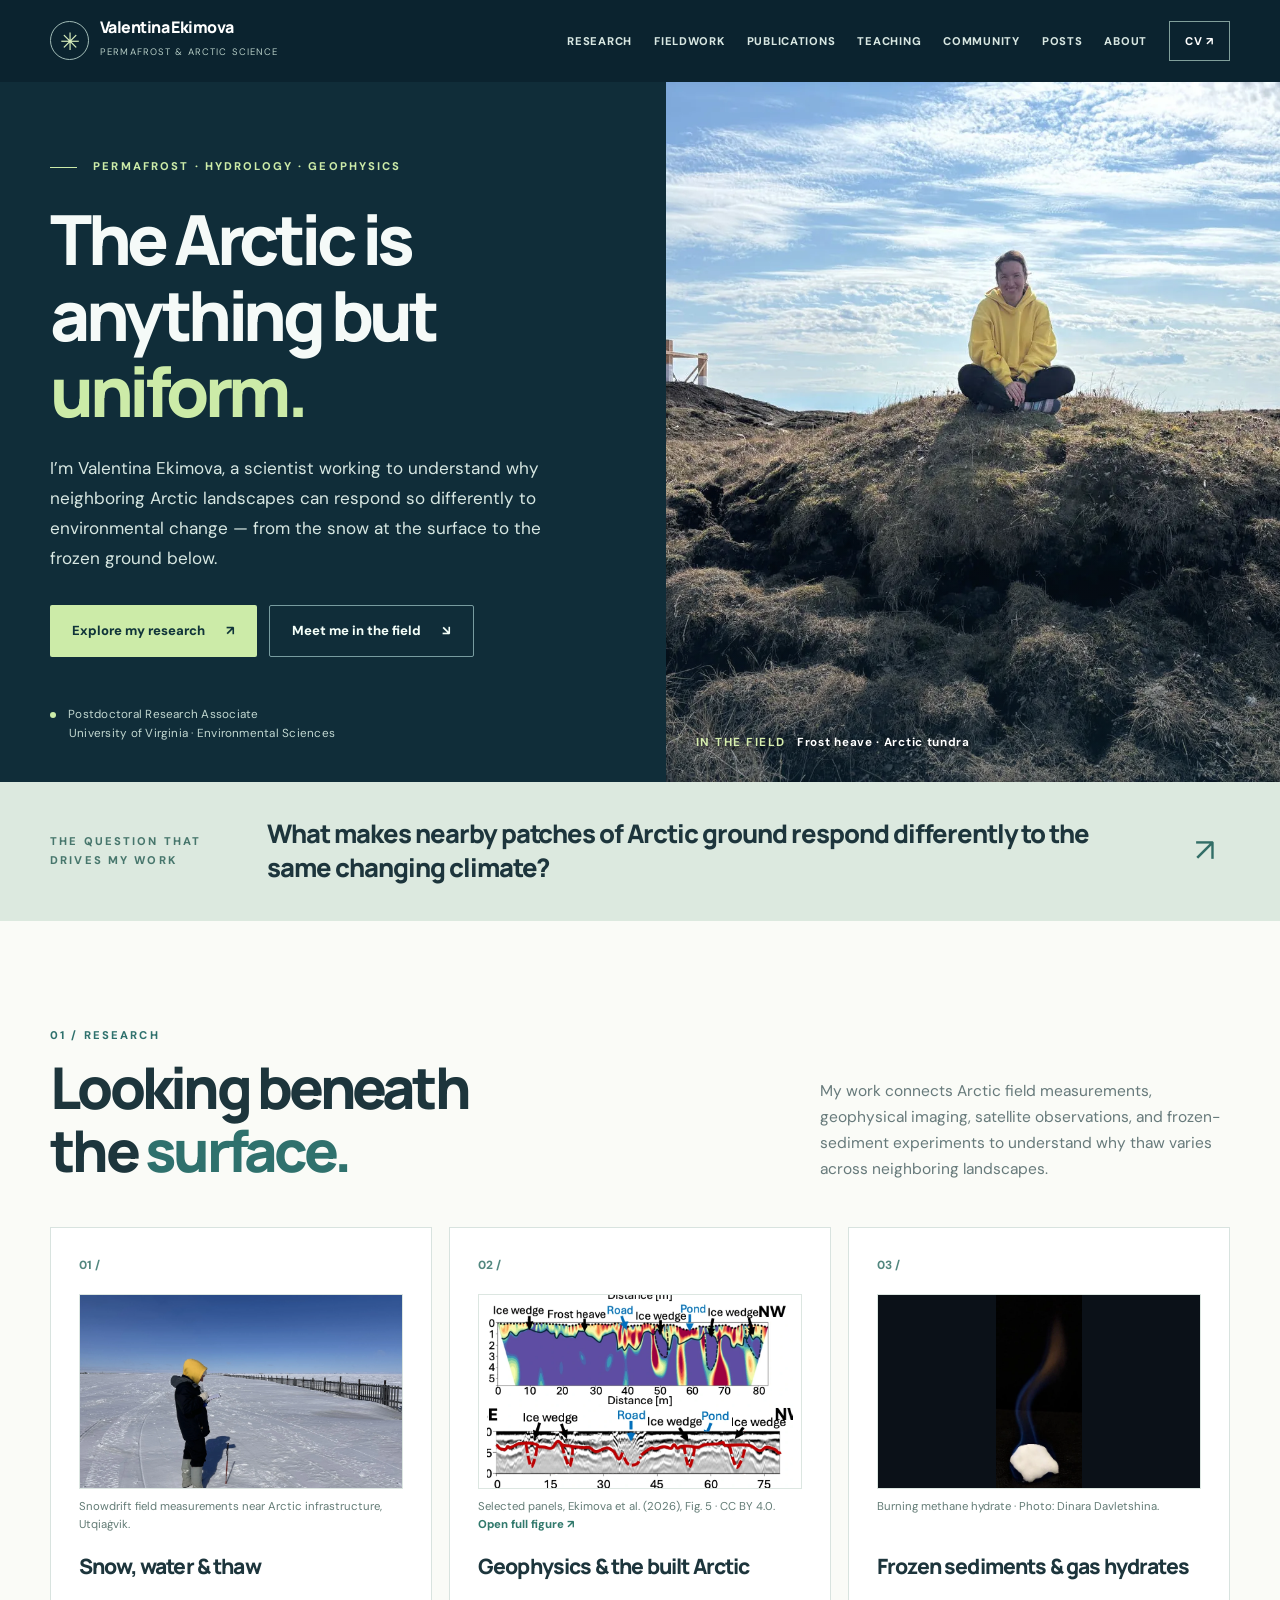
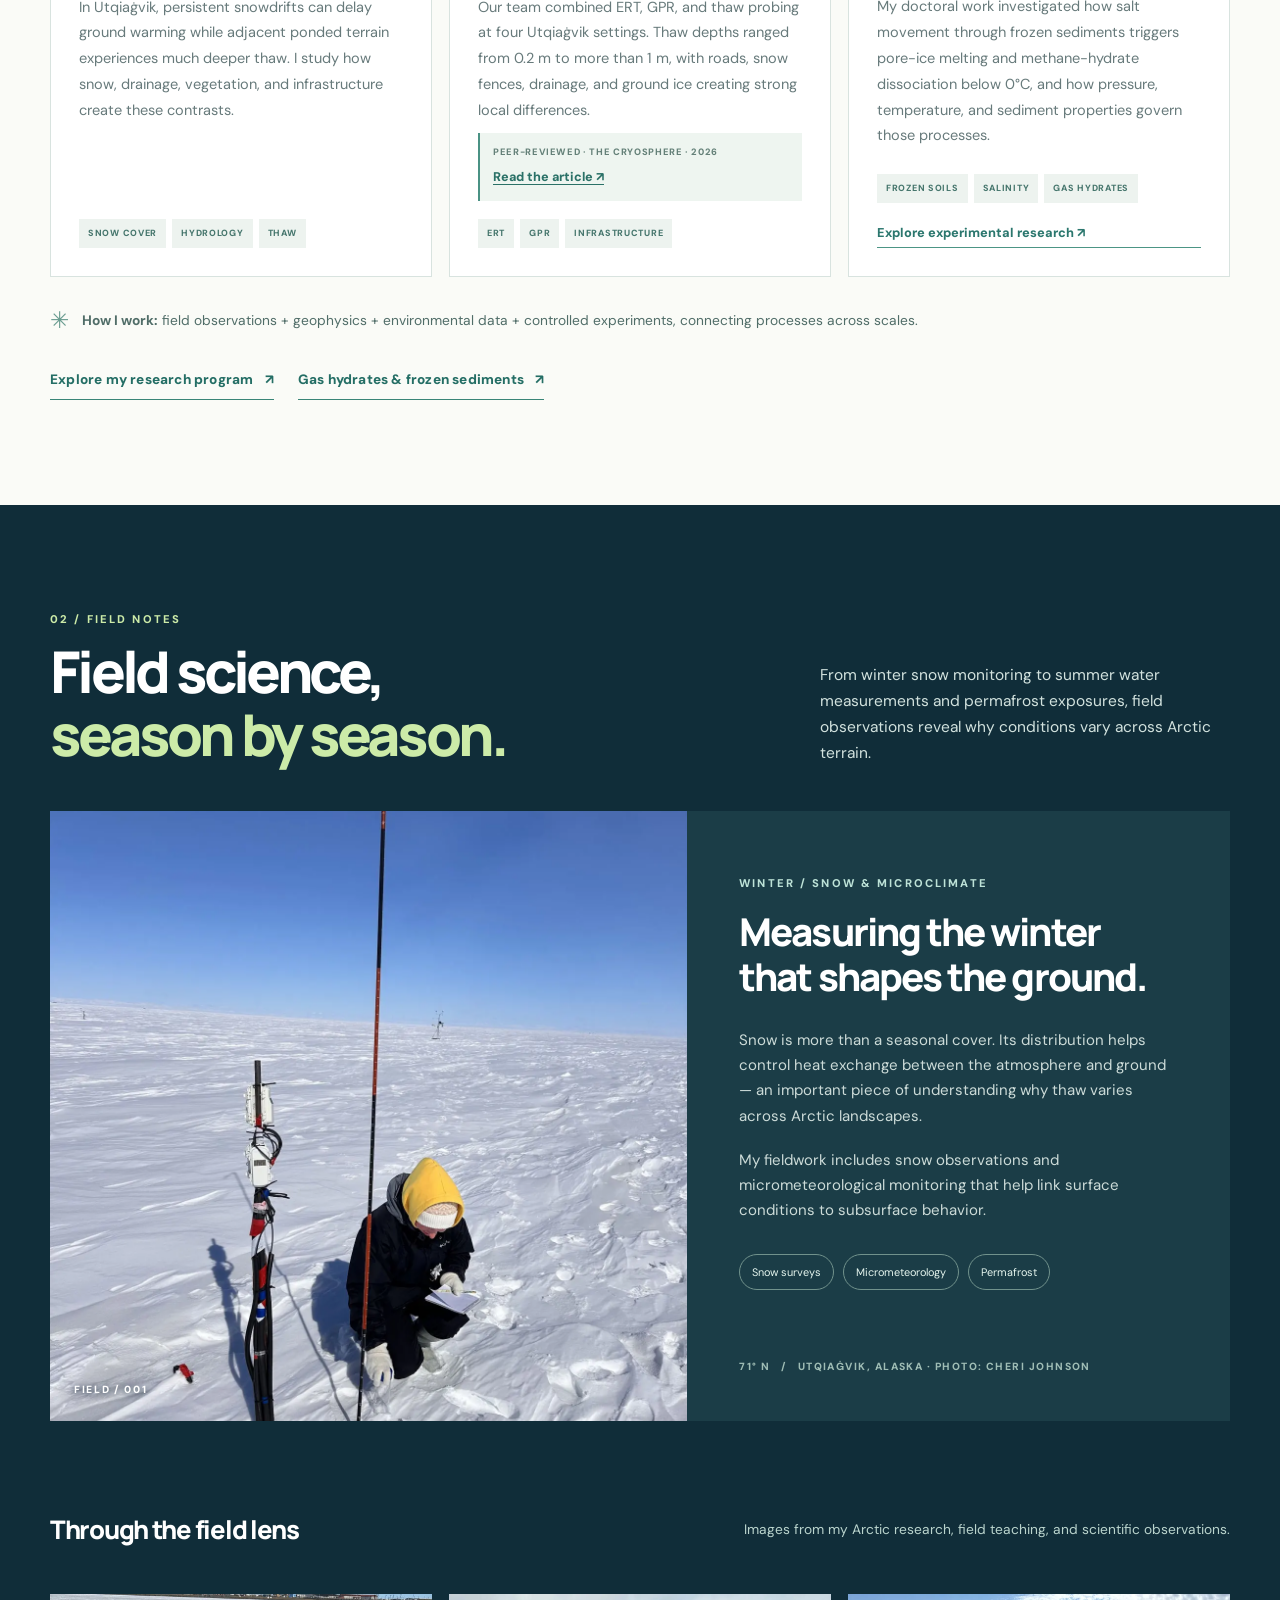
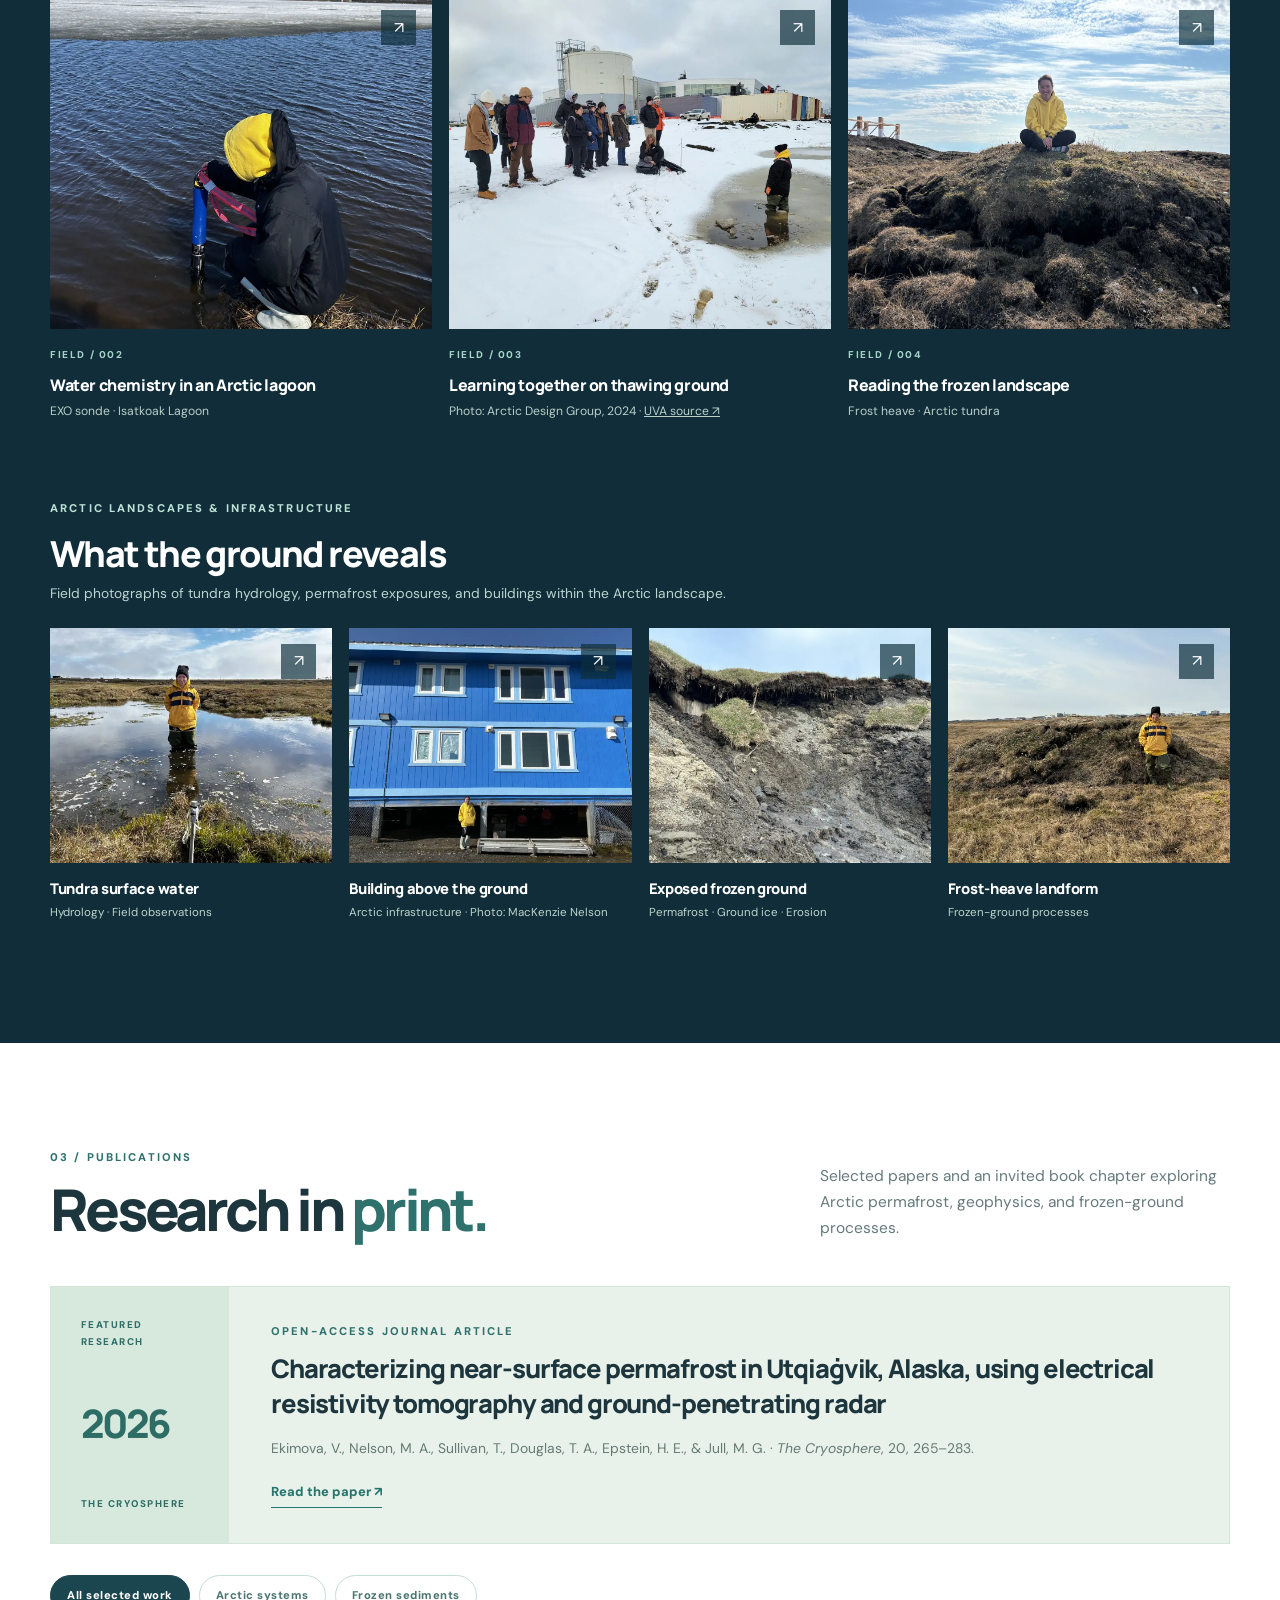
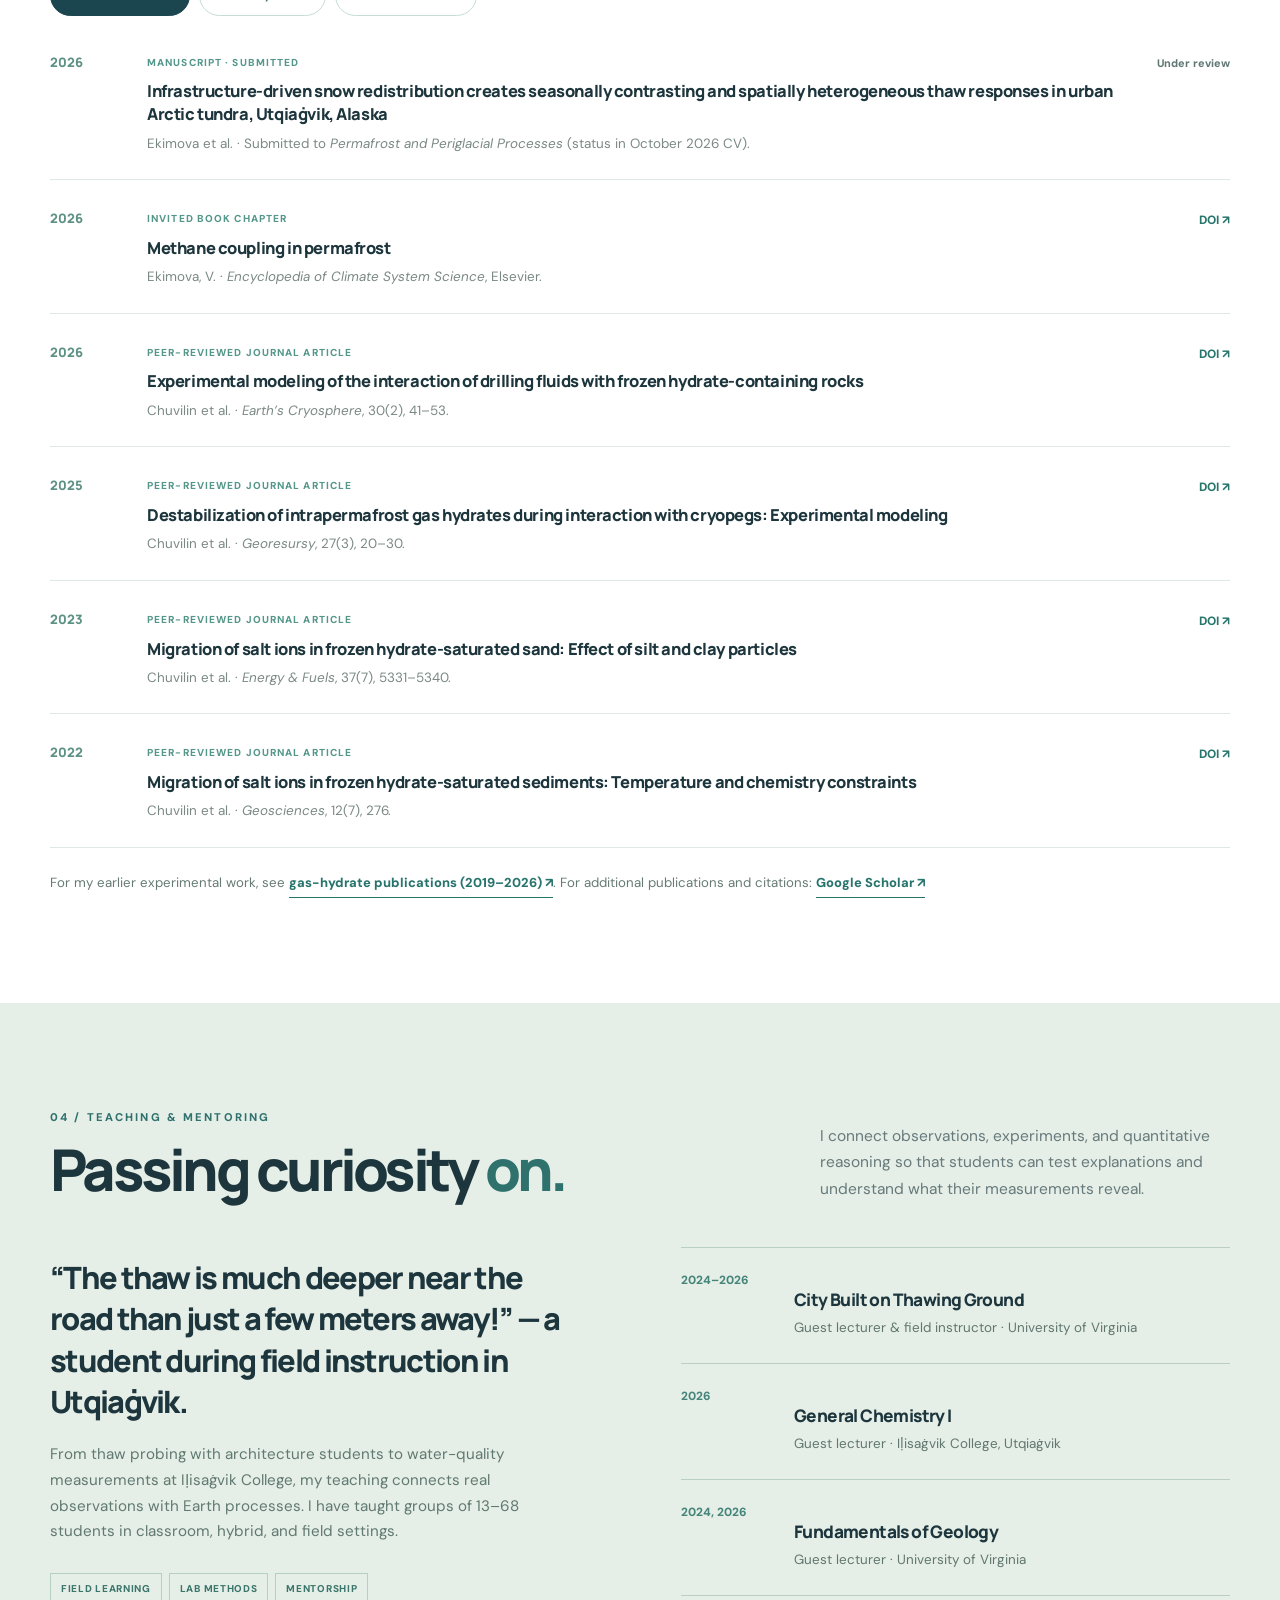
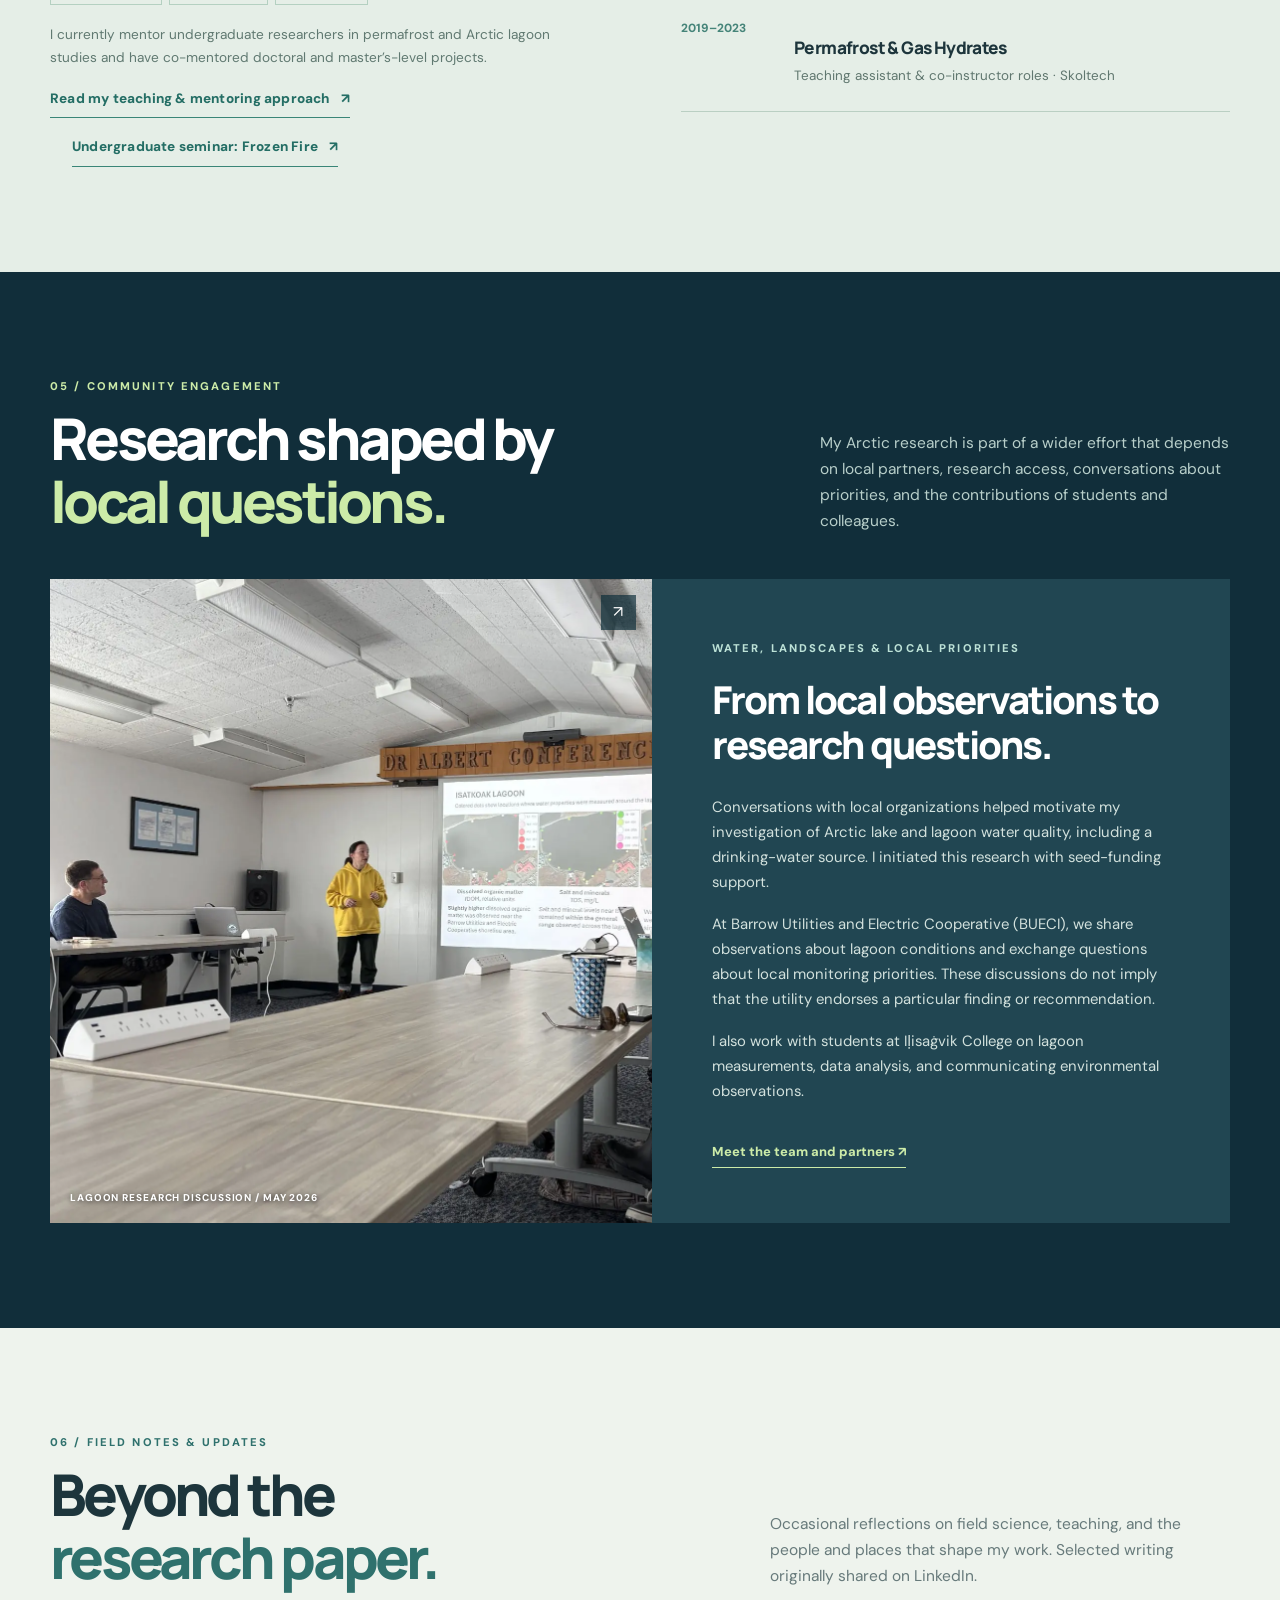
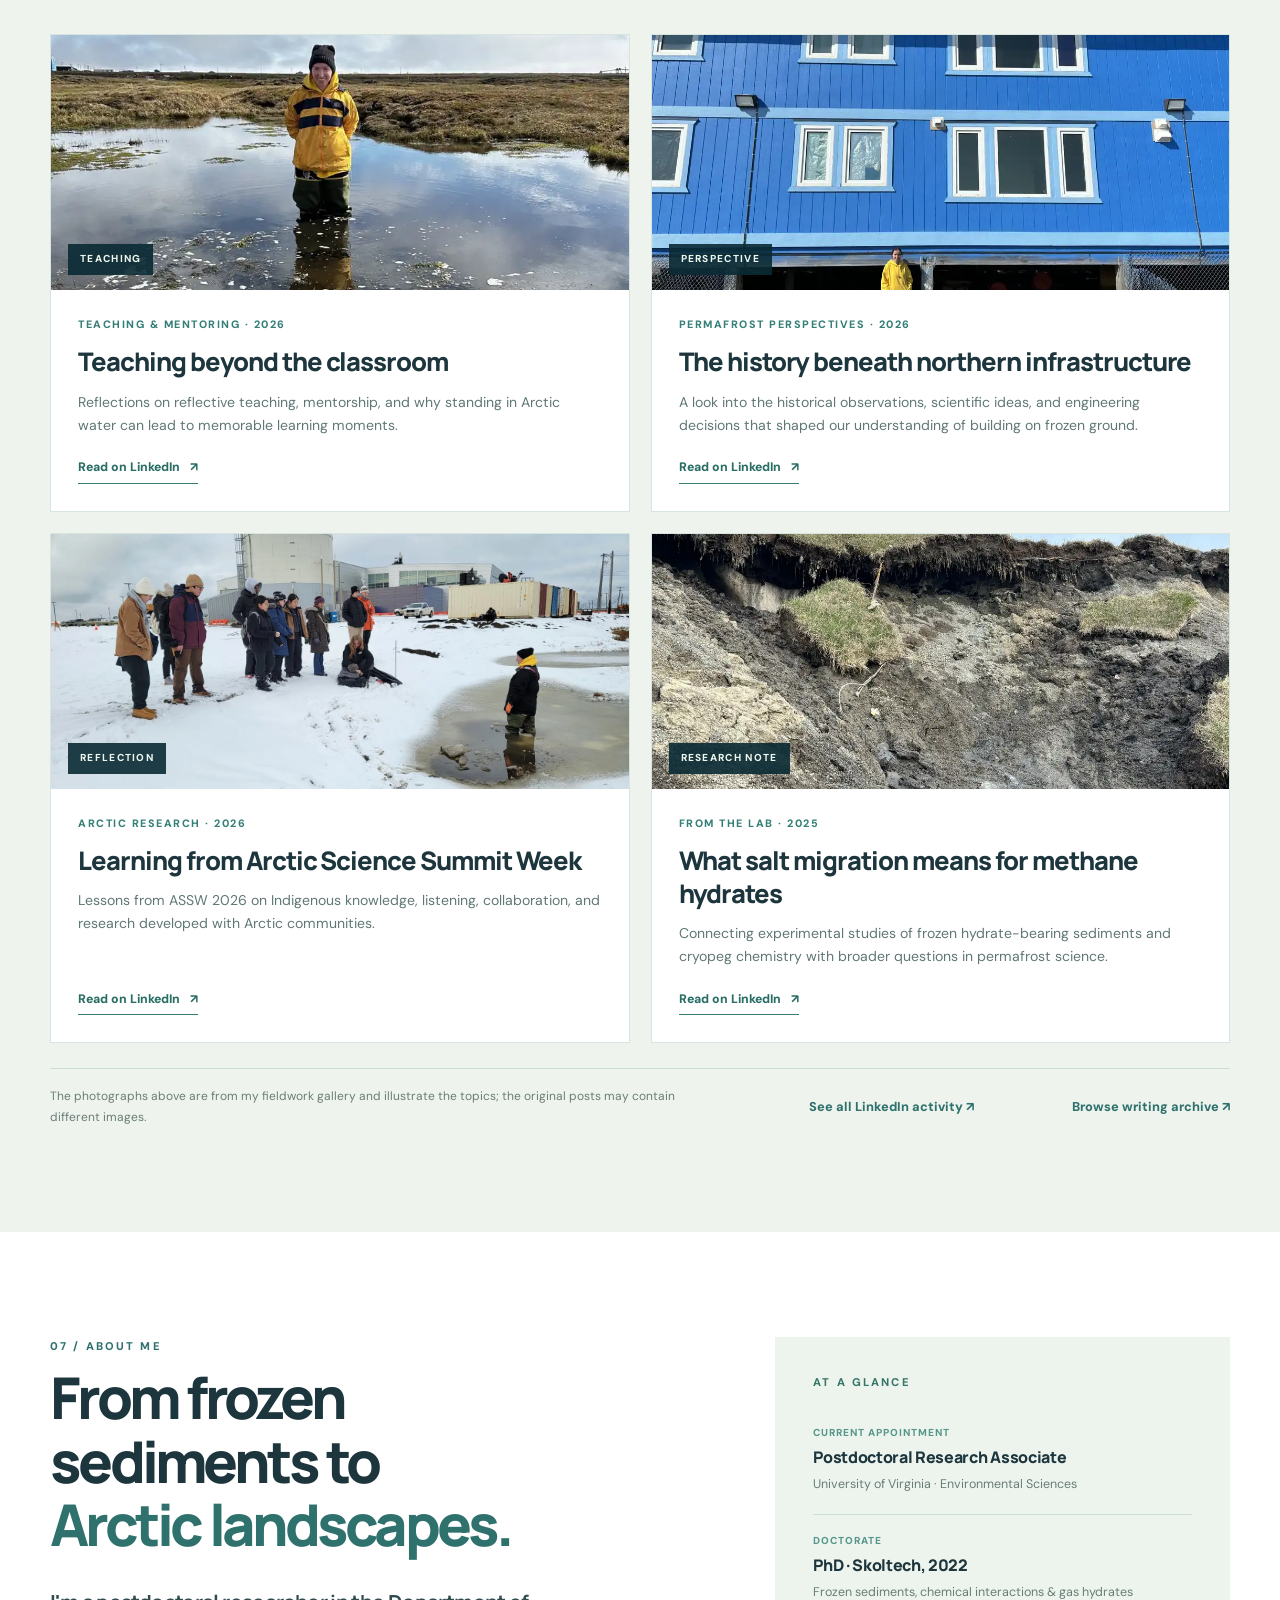
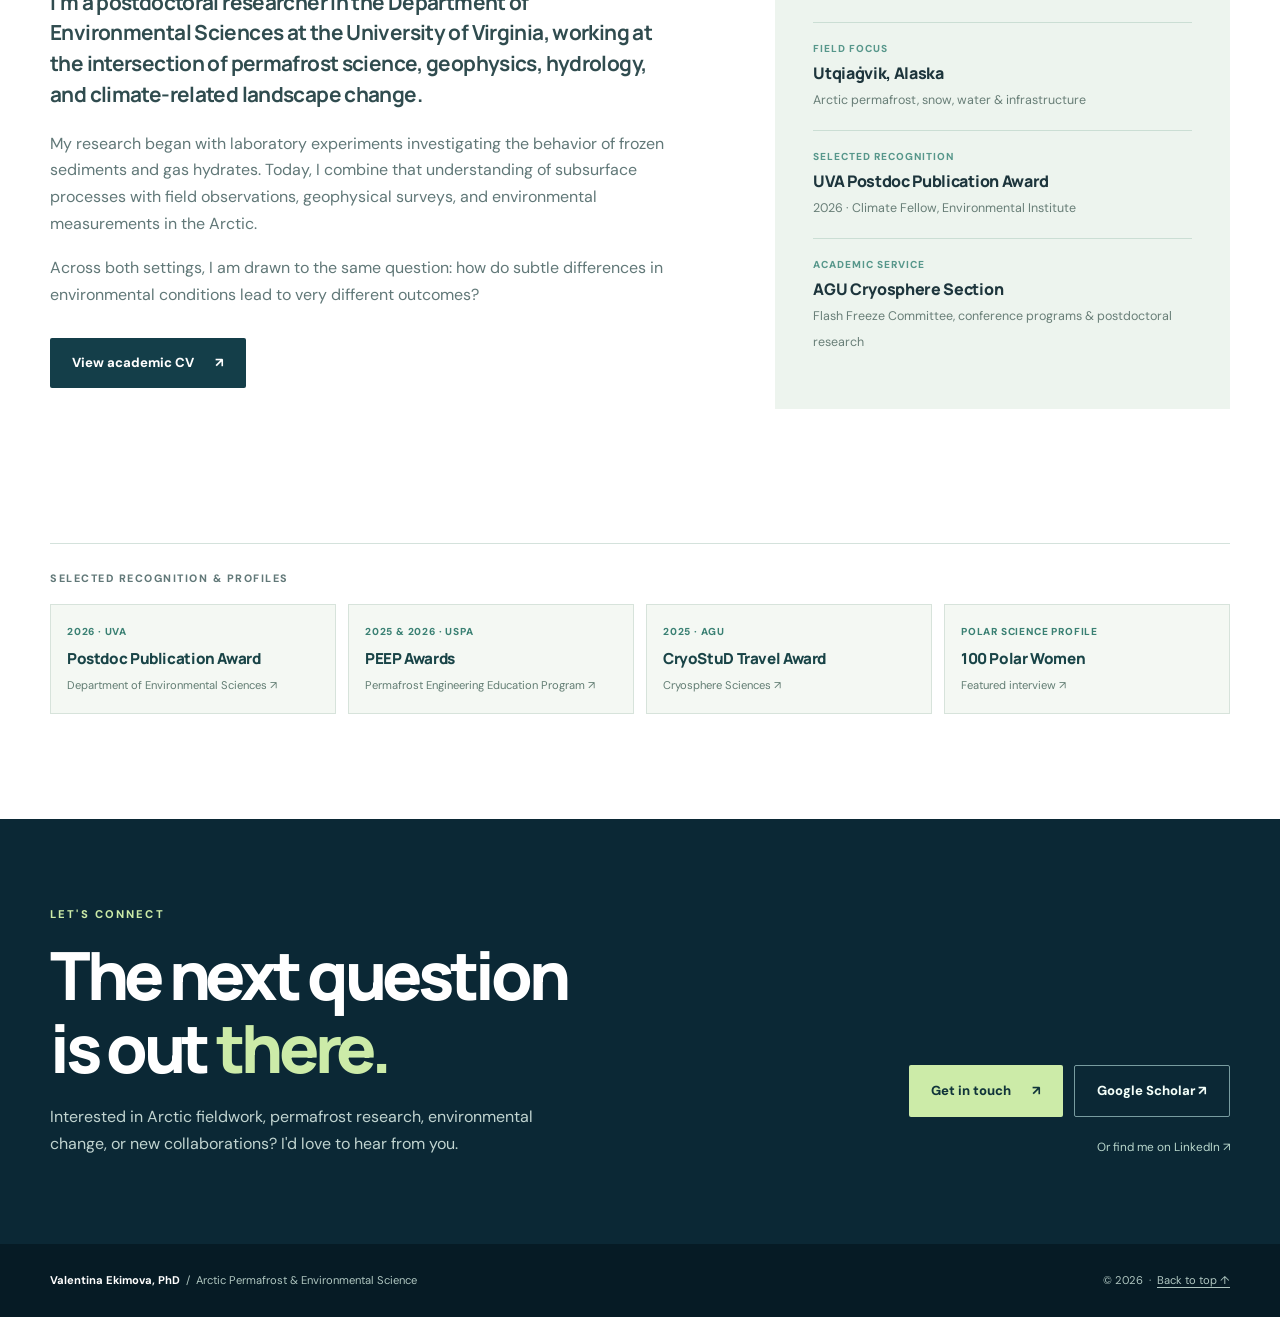
<file: index.html>
<!DOCTYPE html>
<html lang="en">
<head>
  <meta charset="utf-8">
  <meta name="viewport" content="width=device-width,initial-scale=1">
  <meta name="theme-color" content="#102d39">
  <meta name="description" content="Valentina Ekimova, PhD — Arctic permafrost scientist studying snow, hydrology, geophysics, frozen sediments, and the Arctic communities built on them.">
  <meta property="og:type" content="website"><meta property="og:title" content="Valentina Ekimova | Arctic Permafrost Scientist">
  <meta property="og:description" content="Arctic fieldwork, permafrost geophysics, snow, water, and frozen ground science.">
  <meta property="og:image" content="assets/portrait-frost-heave.webp">
  <title>Valentina Ekimova, PhD | Arctic Permafrost Scientist</title>
  <link rel="preconnect" href="https://fonts.googleapis.com"><link rel="preconnect" href="https://fonts.gstatic.com" crossorigin>
  <link href="https://fonts.googleapis.com/css2?family=DM+Sans:wght@400;500;600;700&family=Manrope:wght@400;500;600;700;800&display=swap" rel="stylesheet">
  <link rel="stylesheet" href="styles.css">
  <script defer src="script.js"></script>
</head>
<body>
  <a class="skip-link" href="#main">Skip to content</a>
  <header class="site-header" id="top">
    <div class="container header-inner">
      <a class="brand" href="#home" aria-label="Valentina Ekimova, home">
        <span class="brand-symbol" aria-hidden="true">✳</span><span><strong>Valentina Ekimova</strong><small>Permafrost &amp; Arctic Science</small></span>
      </a>
      <button class="menu-toggle" type="button" aria-expanded="false" aria-controls="main-nav">Menu <span aria-hidden="true">☰</span></button>
      <nav id="main-nav" aria-label="Main navigation">
        <a href="#research">Research</a><a href="#fieldwork">Fieldwork</a><a href="#publications">Publications</a><a href="#teaching">Teaching</a><a href="#outreach">Community</a><a href="posts.html">Posts</a><a href="#about">About</a><a class="nav-cv" href="cv.html">CV <span aria-hidden="true">↗</span></a>
      </nav>
    </div>
  </header>
  <main id="main">
    <section class="hero" id="home" aria-label="Introducing Valentina Ekimova">
      <div class="hero-copy"><div class="hero-copy-inner">
        <p class="overline lime"><span class="overline-dash"></span> PERMAFROST · HYDROLOGY · GEOPHYSICS</p>
        <h1>The Arctic is<br>anything but<br><em>uniform.</em></h1>
        <p class="hero-intro">I’m Valentina Ekimova, a scientist working to understand why neighboring Arctic landscapes can respond so differently to environmental change — from the snow at the surface to the frozen ground below.</p>
        <div class="hero-actions"><a class="button button-lime" href="#research">Explore my research <span aria-hidden="true">↗</span></a><a class="button button-line" href="#fieldwork">Meet me in the field <span aria-hidden="true">↘</span></a></div>
        <div class="hero-affil"><span class="hero-affil-marker" aria-hidden="true"></span> Postdoctoral Research Associate<br><span class="second-line">University of Virginia · Environmental Sciences</span></div>
      </div></div>
      <figure class="hero-photo"><img src="assets/portrait-frost-heave.webp" width="1500" height="1125" alt="Valentina Ekimova seated on a large frost-heave feature in Arctic tundra beneath a broad blue sky" fetchpriority="high"><figcaption><span>IN THE FIELD</span> &nbsp; Frost heave · Arctic tundra</figcaption></figure>
      <div class="hero-side-note" aria-hidden="true">71° N · UTQIAĠVIK, ALASKA</div>
    </section>
    <div class="north-banner"><div class="container north-inner"><span class="tiny-label">THE QUESTION THAT DRIVES MY WORK</span><p>What makes nearby patches of Arctic ground respond differently to the same changing climate?</p><a href="#research" aria-label="Explore my research">↗</a></div></div>
    <section class="section research-section" id="research">
      <div class="container">
        <div class="section-head"><div><p class="overline teal">01 / RESEARCH</p><h2>Looking beneath<br>the <em>surface.</em></h2></div><p class="section-summary">My work connects Arctic field measurements, geophysical imaging, satellite observations, and frozen-sediment experiments to understand why thaw varies across neighboring landscapes.</p></div>
        <div class="research-grid">
          <article class="research-card"><div class="research-number">01 /</div><figure class="research-media research-media-snow"><a href="assets/snowdrift-fieldwork.webp" target="_blank" rel="noopener noreferrer" aria-label="Open larger photograph of the snowdrift survey"><img src="assets/snowdrift-fieldwork.webp" alt="Valentina recording snow observations beside a snow fence in snow-covered tundra, Utqiaġvik, Alaska" loading="lazy" width="1920" height="1440"></a><figcaption>Snowdrift field measurements near Arctic infrastructure, Utqiaġvik.</figcaption></figure><h3>Snow, water &amp; thaw</h3><p>In Utqiaġvik, persistent snowdrifts can delay ground warming while adjacent ponded terrain experiences much deeper thaw. I study how snow, drainage, vegetation, and infrastructure create these contrasts.</p><div class="chipline"><span>SNOW COVER</span><span>HYDROLOGY</span><span>THAW</span></div></article>
          <article class="research-card"><div class="research-number">02 /</div><figure class="research-media research-media-geophysics"><a href="assets/geophysics-road-pond-full.webp" target="_blank" rel="noopener noreferrer" aria-label="Open full geophysical figure showing thaw measurements, ERT, and GPR"><img src="assets/geophysics-road-pond-card.webp" alt="Selected ERT and GPR sections showing variable near-surface thaw and ice-wedge signatures beside a gravel road and pond" loading="lazy" width="920" height="580"></a><figcaption>Selected panels, Ekimova et al. (2026), Fig. 5 · CC BY 4.0. <span>Open full figure ↗</span></figcaption></figure><h3>Geophysics &amp; the built Arctic</h3><p>Our team combined ERT, GPR, and thaw probing at four Utqiaġvik settings. Thaw depths ranged from 0.2 m to more than 1 m, with roads, snow fences, drainage, and ground ice creating strong local differences.</p><div class="research-paper-brief"><span>PEER-REVIEWED · THE CRYOSPHERE · 2026</span><a href="https://doi.org/10.5194/tc-20-265-2026" target="_blank" rel="noopener noreferrer">Read the article ↗</a></div><div class="chipline"><span>ERT</span><span>GPR</span><span>INFRASTRUCTURE</span></div></article>
          <article class="research-card"><div class="research-number">03 /</div><figure class="research-media research-media-hydrate"><a href="hydrates.html" aria-label="Explore laboratory research on gas hydrates"><img src="assets/burning-methane-hydrate-davletshina.webp" alt="A methane hydrate sample burning with blue-orange flames in a laboratory demonstration" loading="lazy" width="436" height="977"></a><figcaption>Burning methane hydrate · Photo: Dinara Davletshina.</figcaption></figure><h3>Frozen sediments &amp; gas hydrates</h3><p>My doctoral work investigated how salt movement through frozen sediments triggers pore-ice melting and methane-hydrate dissociation below 0°C, and how pressure, temperature, and sediment properties govern those processes.</p><div class="chipline"><span>FROZEN SOILS</span><span>SALINITY</span><span>GAS HYDRATES</span></div><a href="hydrates.html" class="research-link" style="display:inline-flex;margin-top:19px;font-size:.8rem;font-weight:800;color:#2b776e;border-bottom:1px solid #4c9585;padding-bottom:4px">Explore experimental research ↗</a></article>
        </div>
        <div class="research-footnote"><span class="small-star" aria-hidden="true">✳</span><span><strong>How I work:</strong> field observations + geophysics + environmental data + controlled experiments, connecting processes across scales.</span></div>
        <a href="research.html" class="feature-link">Explore my research program <span aria-hidden="true">↗</span></a><a href="hydrates.html" class="feature-link" style="margin-left:24px">Gas hydrates &amp; frozen sediments <span aria-hidden="true">↗</span></a>
      </div>
    </section>
    <section class="section field-section" id="fieldwork"><div class="container">
      <div class="section-head field-head"><div><p class="overline lime">02 / FIELD NOTES</p><h2>Field science,<br><em>season by season.</em></h2></div><p class="section-summary">From winter snow monitoring to summer water measurements and permafrost exposures, field observations reveal why conditions vary across Arctic terrain.</p></div>
      <div class="field-feature">
        <figure class="field-photo featured-field"><img src="assets/snow-monitoring.webp" alt="Valentina making observations beside an instrument and tall snow probe on open snow-covered Arctic tundra" loading="lazy" width="1300" height="1733"><figcaption class="image-number">FIELD / 001</figcaption></figure>
        <div class="field-story"><span class="overline pale">WINTER / SNOW &amp; MICROCLIMATE</span><h3>Measuring the winter that shapes the ground.</h3><p>Snow is more than a seasonal cover. Its distribution helps control heat exchange between the atmosphere and ground — an important piece of understanding why thaw varies across Arctic landscapes.</p><p>My fieldwork includes snow observations and micrometeorological monitoring that help link surface conditions to subsurface behavior.</p><div class="method-tags"><span>Snow surveys</span><span>Micrometeorology</span><span>Permafrost</span></div><span class="field-story-index">71° N &nbsp; / &nbsp; UTQIAĠVIK, ALASKA · PHOTO: CHERI JOHNSON</span></div>
      </div>
      <div class="gallery-header"><h3>Through the field lens</h3><p>Images from my Arctic research, field teaching, and scientific observations.</p></div>
      <div class="photo-grid">
        <figure class="photo-tile tile-lagoon"><button type="button" class="photo-open" data-photo="assets/lagoon-measurements.webp" data-caption="Measuring water-quality characteristics in Isatkoak Lagoon using an EXO multiparameter sonde, Utqiaġvik, Alaska." aria-label="Enlarge the Isatkoak Lagoon measurements photo"><img src="assets/lagoon-measurements.webp" alt="Valentina using an EXO multiparameter sonde to measure water chemistry from the edge of an Arctic lagoon" loading="lazy" width="1300" height="1733"><span class="zoom-sign" aria-hidden="true">↗</span></button><figcaption><span class="tile-index">FIELD / 002</span><strong>Water chemistry in an Arctic lagoon</strong><small>EXO sonde · Isatkoak Lagoon</small></figcaption></figure>
        <figure class="photo-tile tile-teaching"><button type="button" class="photo-open" data-photo="assets/field-teaching.webp" data-caption="Field instruction with Valentina Ekimova, MacKenzie Nelson, and Arctic Design Group studio students in Utqiaġvik. Photo: Arctic Design Group, 2024." aria-label="Enlarge the Arctic student field instruction photo"><img src="assets/field-teaching.webp" alt="A group of students and researchers observing snow and shallow water near facilities in Utqiaġvik" loading="lazy" width="1500" height="1125"><span class="zoom-sign" aria-hidden="true">↗</span></button><figcaption><span class="tile-index">FIELD / 003</span><strong>Learning together on thawing ground</strong><small>Photo: Arctic Design Group, 2024 · <a href="https://engagement.virginia.edu/learn/thoughts-from-the-lawn/20250307-Cho-Jull" target="_blank" rel="noopener noreferrer" style="text-decoration:underline">UVA source ↗</a></small></figcaption></figure>
        <figure class="photo-tile tile-frost"><button type="button" class="photo-open" data-photo="assets/portrait-frost-heave.webp" data-caption="Valentina Ekimova on a large frost-heave feature in the Arctic tundra." aria-label="Enlarge the frost heave portrait"><img src="assets/portrait-frost-heave.webp" alt="Valentina sitting on a frost-heave feature with patterned Arctic tundra in the foreground" loading="lazy" width="1500" height="1125"><span class="zoom-sign" aria-hidden="true">↗</span></button><figcaption><span class="tile-index">FIELD / 004</span><strong>Reading the frozen landscape</strong><small>Frost heave · Arctic tundra</small></figcaption></figure>
      </div>
      <div class="landscape-heading"><span class="overline pale">ARCTIC LANDSCAPES &amp; INFRASTRUCTURE</span><h3>What the ground reveals</h3><p>Field photographs of tundra hydrology, permafrost exposures, and buildings within the Arctic landscape.</p></div>
      <div class="landscape-grid">
        <figure class="landscape-tile"><button type="button" class="photo-open" data-photo="assets/wetland-fieldwork.webp" data-caption="Standing in shallow tundra water near Utqiaġvik, Alaska, during field observations." aria-label="Enlarge Arctic tundra surface-water photograph"><img src="assets/wetland-fieldwork.webp" alt="Valentina standing in shallow water surrounded by tundra vegetation beneath a broad cloudy sky" loading="lazy" width="825" height="1100"><span class="zoom-sign" aria-hidden="true">↗</span></button><figcaption><strong>Tundra surface water</strong><small>Hydrology · Field observations</small></figcaption></figure>
        <figure class="landscape-tile"><button type="button" class="photo-open" data-photo="assets/arctic-elevated-building.webp" data-caption="An elevated building in Utqiaġvik, Alaska, illustrating the relationship between buildings and permafrost terrain." aria-label="Enlarge elevated Arctic building photograph"><img src="assets/arctic-elevated-building.webp" alt="Bright blue building elevated above the ground with an open space beneath the floor in Utqiaġvik" loading="lazy" width="1100" height="825"><span class="zoom-sign" aria-hidden="true">↗</span></button><figcaption><strong>Building above the ground</strong><small>Arctic infrastructure · Photo: MacKenzie Nelson</small></figcaption></figure>
        <figure class="landscape-tile"><button type="button" class="photo-open" data-photo="assets/permafrost-exposure.webp" data-caption="An eroding tundra exposure revealing frozen sediments and ground ice near Utqiaġvik, Alaska." aria-label="Enlarge permafrost exposure photograph"><img src="assets/permafrost-exposure.webp" alt="Close-up of an eroding tundra bank with exposed light-colored frozen sediments beneath a grass-covered surface" loading="lazy" width="1100" height="825"><span class="zoom-sign" aria-hidden="true">↗</span></button><figcaption><strong>Exposed frozen ground</strong><small>Permafrost · Ground ice · Erosion</small></figcaption></figure>
        <figure class="landscape-tile"><button type="button" class="photo-open" data-photo="assets/frost-heave-context.webp" data-caption="Valentina standing beside a large frost-heave feature in Arctic tundra near Utqiaġvik, Alaska." aria-label="Enlarge frost-heave landscape photograph"><img src="assets/frost-heave-context.webp" alt="Valentina standing next to a low raised tundra feature, with buildings on the horizon" loading="lazy" width="1100" height="825"><span class="zoom-sign" aria-hidden="true">↗</span></button><figcaption><strong>Frost-heave landform</strong><small>Frozen-ground processes</small></figcaption></figure>
      </div>
    </div></section>
    <section class="section publications-section" id="publications"><div class="container">
      <div class="section-head"><div><p class="overline teal">03 / PUBLICATIONS</p><h2>Research in <em>print.</em></h2></div><p class="section-summary">Selected papers and an invited book chapter exploring Arctic permafrost, geophysics, and frozen-ground processes.</p></div>
      <article class="publication-feature"><div class="feature-side"><span>FEATURED RESEARCH</span><strong>2026</strong><span>THE CRYOSPHERE</span></div><div class="feature-body"><p class="overline teal">OPEN-ACCESS JOURNAL ARTICLE</p><h3>Characterizing near-surface permafrost in Utqiaġvik, Alaska, using electrical resistivity tomography and ground-penetrating radar</h3><p>Ekimova, V., Nelson, M. A., Sullivan, T., Douglas, T. A., Epstein, H. E., &amp; Jull, M. G. · <em>The Cryosphere</em>, 20, 265–283.</p><a href="https://doi.org/10.5194/tc-20-265-2026" target="_blank" rel="noopener noreferrer" class="text-arrow">Read the paper ↗</a></div></article>
      <div class="pub-controls" aria-label="Filter publications"><button type="button" data-filter="all" aria-pressed="true">All selected work</button><button type="button" data-filter="arctic" aria-pressed="false">Arctic systems</button><button type="button" data-filter="frozen" aria-pressed="false">Frozen sediments</button></div>
      <div class="pub-list">
        <article class="pub-item" data-category="arctic"><span class="pub-year">2026</span><div><span class="pub-type">MANUSCRIPT · SUBMITTED</span><h3>Infrastructure-driven snow redistribution creates seasonally contrasting and spatially heterogeneous thaw responses in urban Arctic tundra, Utqiaġvik, Alaska</h3><p>Ekimova et al. · Submitted to <em>Permafrost and Periglacial Processes</em> (status in October 2026 CV).</p></div><span class="pub-status">Under review</span></article>
        <article class="pub-item" data-category="frozen"><span class="pub-year">2026</span><div><span class="pub-type">INVITED BOOK CHAPTER</span><h3>Methane coupling in permafrost</h3><p>Ekimova, V. · <em>Encyclopedia of Climate System Science</em>, Elsevier.</p></div><a href="https://doi.org/10.1016/B978-0-443-15748-6.00070-8" target="_blank" rel="noopener noreferrer">DOI ↗</a></article>
        <article class="pub-item" data-category="frozen"><span class="pub-year">2026</span><div><span class="pub-type">PEER-REVIEWED JOURNAL ARTICLE</span><h3>Experimental modeling of the interaction of drilling fluids with frozen hydrate-containing rocks</h3><p>Chuvilin et al. · <em>Earth’s Cryosphere</em>, 30(2), 41–53.</p></div><a href="https://doi.org/10.15372/KZ20260204" target="_blank" rel="noopener noreferrer">DOI ↗</a></article>
        <article class="pub-item" data-category="frozen"><span class="pub-year">2025</span><div><span class="pub-type">PEER-REVIEWED JOURNAL ARTICLE</span><h3>Destabilization of intrapermafrost gas hydrates during interaction with cryopegs: Experimental modeling</h3><p>Chuvilin et al. · <em>Georesursy</em>, 27(3), 20–30.</p></div><a href="https://doi.org/10.18599/grs.2025.3.6" target="_blank" rel="noopener noreferrer">DOI ↗</a></article>
        <article class="pub-item" data-category="frozen"><span class="pub-year">2023</span><div><span class="pub-type">PEER-REVIEWED JOURNAL ARTICLE</span><h3>Migration of salt ions in frozen hydrate-saturated sand: Effect of silt and clay particles</h3><p>Chuvilin et al. · <em>Energy &amp; Fuels</em>, 37(7), 5331–5340.</p></div><a href="https://doi.org/10.1021/acs.energyfuels.3c00274" target="_blank" rel="noopener noreferrer">DOI ↗</a></article>
        <article class="pub-item" data-category="frozen"><span class="pub-year">2022</span><div><span class="pub-type">PEER-REVIEWED JOURNAL ARTICLE</span><h3>Migration of salt ions in frozen hydrate-saturated sediments: Temperature and chemistry constraints</h3><p>Chuvilin et al. · <em>Geosciences</em>, 12(7), 276.</p></div><a href="https://doi.org/10.3390/geosciences12070276" target="_blank" rel="noopener noreferrer">DOI ↗</a></article>
      </div>
      <p class="pub-foot">For my earlier experimental work, see <a href="hydrates.html" class="text-arrow">gas-hydrate publications (2019–2026) ↗</a>. For additional publications and citations: <a href="https://scholar.google.com/citations?user=jKWFds0AAAAJ&amp;hl=en" target="_blank" rel="noopener noreferrer" class="text-arrow">Google Scholar ↗</a></p>
    </div></section>
    <section class="section teaching-section" id="teaching"><div class="container">
      <div class="section-head"><div><p class="overline teal">04 / TEACHING &amp; MENTORING</p><h2>Passing curiosity <em>on.</em></h2></div><p class="section-summary">I connect observations, experiments, and quantitative reasoning so that students can test explanations and understand what their measurements reveal.</p></div>
      <div class="teaching-layout"><div class="teaching-copy"><blockquote>“The thaw is much deeper near the road than just a few meters away!” — a student during field instruction in Utqiaġvik.</blockquote><p>From thaw probing with architecture students to water-quality measurements at Iḷisaġvik College, my teaching connects real observations with Earth processes. I have taught groups of 13–68 students in classroom, hybrid, and field settings.</p><div class="teach-tags"><span>FIELD LEARNING</span><span>LAB METHODS</span><span>MENTORSHIP</span></div><p class="teaching-subline">I currently mentor undergraduate researchers in permafrost and Arctic lagoon studies and have co-mentored doctoral and master’s-level projects.</p><a href="teaching.html" class="feature-link">Read my teaching &amp; mentoring approach <span aria-hidden="true">↗</span></a><a href="frozen-fire.html" class="feature-link" style="margin-left:22px">Undergraduate seminar: Frozen Fire <span aria-hidden="true">↗</span></a></div>
      <div class="course-list"><article><span>2024–2026</span><div><h3>City Built on Thawing Ground</h3><p>Guest lecturer &amp; field instructor · University of Virginia</p></div></article><article><span>2026</span><div><h3>General Chemistry I</h3><p>Guest lecturer · Iḷisaġvik College, Utqiaġvik</p></div></article><article><span>2024, 2026</span><div><h3>Fundamentals of Geology</h3><p>Guest lecturer · University of Virginia</p></div></article><article><span>2019–2023</span><div><h3>Permafrost &amp; Gas Hydrates</h3><p>Teaching assistant &amp; co-instructor roles · Skoltech</p></div></article></div></div>
    </div></section>
    <section class="section outreach-section" id="outreach"><div class="container">
      <div class="section-head"><div><p class="overline lime">05 / COMMUNITY ENGAGEMENT</p><h2>Research shaped by<br><em>local questions.</em></h2></div><p class="section-summary">My Arctic research is part of a wider effort that depends on local partners, research access, conversations about priorities, and the contributions of students and colleagues.</p></div>
      <div class="outreach-layout"><figure class="outreach-image"><button type="button" class="photo-open" data-photo="assets/community-presentation.webp" data-caption="Valentina Ekimova presenting Isatkoak Lagoon observations at BUECI with Howard Epstein attending, May 2026." aria-label="Enlarge BUECI meeting photograph"><img src="assets/community-presentation.webp" alt="Valentina presenting Isatkoak Lagoon observations during a BUECI meeting attended by Howard Epstein" loading="lazy" width="1300" height="1295"><span class="zoom-sign" aria-hidden="true">↗</span></button><figcaption>LAGOON RESEARCH DISCUSSION / MAY 2026</figcaption></figure>
      <div class="outreach-text"><span class="overline pale">WATER, LANDSCAPES &amp; LOCAL PRIORITIES</span><h3>From local observations to research questions.</h3>
        <p>Conversations with local organizations helped motivate my investigation of Arctic lake and lagoon water quality, including a drinking-water source. I initiated this research with seed-funding support.</p>
        <p>At Barrow Utilities and Electric Cooperative (BUECI), we share observations about lagoon conditions and exchange questions about local monitoring priorities. These discussions do not imply that the utility endorses a particular finding or recommendation.</p>
        <p>I also work with students at Iḷisaġvik College on lagoon measurements, data analysis, and communicating environmental observations.</p>
        <a href="community.html" class="text-arrow">Meet the team and partners ↗</a>
      </div></div>
    </div></section>
    <section class="section notes-section" id="updates"><div class="container">
      <div class="section-head"><div><p class="overline teal">06 / FIELD NOTES &amp; UPDATES</p><h2>Beyond the<br><em>research paper.</em></h2></div><p class="section-summary">Occasional reflections on field science, teaching, and the people and places that shape my work. Selected writing originally shared on LinkedIn.</p></div>
      <div class="notes-grid">
        <article class="note-card"><a class="note-image" href="https://www.linkedin.com/posts/valentina-ekimova-0524a8123_teaching-doesnt-always-happen-in-a-classroom-activity-7493071263696023553-2DmW" target="_blank" rel="noopener noreferrer" aria-label="Read LinkedIn post: Teaching beyond the classroom"><img src="assets/wetland-fieldwork.webp" loading="lazy" alt="Valentina standing in a shallow Arctic tundra wetland during fieldwork."><span class="note-photo-label">TEACHING</span></a><div class="note-body"><p class="note-kicker">TEACHING & MENTORING · 2026</p><h3>Teaching beyond the classroom</h3><p class="note-summary">Reflections on reflective teaching, mentorship, and why standing in Arctic water can lead to memorable learning moments.</p><a class="note-link" href="https://www.linkedin.com/posts/valentina-ekimova-0524a8123_teaching-doesnt-always-happen-in-a-classroom-activity-7493071263696023553-2DmW" target="_blank" rel="noopener noreferrer">Read on LinkedIn <span aria-hidden="true">↗</span></a></div></article>
        <article class="note-card"><a class="note-image" href="https://www.linkedin.com/posts/valentina-ekimova-0524a8123_permafrost-arcticresearch-geocryology-activity-7496300984571379713-JqAa" target="_blank" rel="noopener noreferrer" aria-label="Read LinkedIn post: The history beneath northern infrastructure"><img src="assets/arctic-elevated-building.webp" loading="lazy" alt="A blue building elevated above the tundra ground in Utqiaġvik."><span class="note-photo-label">PERSPECTIVE</span></a><div class="note-body"><p class="note-kicker">PERMAFROST PERSPECTIVES · 2026</p><h3>The history beneath northern infrastructure</h3><p class="note-summary">A look into the historical observations, scientific ideas, and engineering decisions that shaped our understanding of building on frozen ground.</p><a class="note-link" href="https://www.linkedin.com/posts/valentina-ekimova-0524a8123_permafrost-arcticresearch-geocryology-activity-7496300984571379713-JqAa" target="_blank" rel="noopener noreferrer">Read on LinkedIn <span aria-hidden="true">↗</span></a></div></article>
        <article class="note-card"><a class="note-image" href="https://www.linkedin.com/posts/valentina-ekimova-0524a8123_arcticresearch-permafrost-cryosphere-activity-7449658843644547072-E_X9" target="_blank" rel="noopener noreferrer" aria-label="Read LinkedIn post: Learning from Arctic Science Summit Week"><img src="assets/field-teaching.webp" loading="lazy" alt="Field teaching alongside snow and surface water in an Arctic community."><span class="note-photo-label">REFLECTION</span></a><div class="note-body"><p class="note-kicker">ARCTIC RESEARCH · 2026</p><h3>Learning from Arctic Science Summit Week</h3><p class="note-summary">Lessons from ASSW 2026 on Indigenous knowledge, listening, collaboration, and research developed with Arctic communities.</p><a class="note-link" href="https://www.linkedin.com/posts/valentina-ekimova-0524a8123_arcticresearch-permafrost-cryosphere-activity-7449658843644547072-E_X9" target="_blank" rel="noopener noreferrer">Read on LinkedIn <span aria-hidden="true">↗</span></a></div></article>
        <article class="note-card"><a class="note-image" href="https://www.linkedin.com/posts/valentina-ekimova-0524a8123_permafrost-arctic-methanehydrates-activity-7387518387955916801-S4tD" target="_blank" rel="noopener noreferrer" aria-label="Read LinkedIn post: What salt migration means for methane hydrates"><img src="assets/permafrost-exposure.webp" loading="lazy" alt="Exposed soil and frozen-ground layers in Arctic tundra."><span class="note-photo-label">RESEARCH NOTE</span></a><div class="note-body"><p class="note-kicker">FROM THE LAB · 2025</p><h3>What salt migration means for methane hydrates</h3><p class="note-summary">Connecting experimental studies of frozen hydrate-bearing sediments and cryopeg chemistry with broader questions in permafrost science.</p><a class="note-link" href="https://www.linkedin.com/posts/valentina-ekimova-0524a8123_permafrost-arctic-methanehydrates-activity-7387518387955916801-S4tD" target="_blank" rel="noopener noreferrer">Read on LinkedIn <span aria-hidden="true">↗</span></a></div></article>
      </div>
      <div class="notes-footer"><p>The photographs above are from my fieldwork gallery and illustrate the topics; the original posts may contain different images.</p><a href="https://www.linkedin.com/in/valentina-ekimova-0524a8123/" target="_blank" rel="noopener noreferrer">See all LinkedIn activity <span aria-hidden="true">↗</span></a><a class="notes-archive-link" href="posts.html" style="margin-left:15px">Browse writing archive ↗</a></div>
    </div></section>
    <section class="section about-section" id="about"><div class="container about-layout"><div><p class="overline teal">07 / ABOUT ME</p><h2>From frozen<br>sediments to<br><em>Arctic landscapes.</em></h2><p class="about-lead">I'm a postdoctoral researcher in the Department of Environmental Sciences at the University of Virginia, working at the intersection of permafrost science, geophysics, hydrology, and climate-related landscape change.</p><p>My research began with laboratory experiments investigating the behavior of frozen sediments and gas hydrates. Today, I combine that understanding of subsurface processes with field observations, geophysical surveys, and environmental measurements in the Arctic.</p><p>Across both settings, I am drawn to the same question: how do subtle differences in environmental conditions lead to very different outcomes?</p><a href="cv.html" class="button button-dark">View academic CV <span aria-hidden="true">↗</span></a></div>
      <aside class="about-facts" aria-label="Academic profile"><p class="tiny-label">AT A GLANCE</p><div><small>CURRENT APPOINTMENT</small><strong>Postdoctoral Research Associate</strong><span>University of Virginia · Environmental Sciences</span></div><div><small>DOCTORATE</small><strong>PhD · Skoltech, 2022</strong><span>Frozen sediments, chemical interactions &amp; gas hydrates</span></div><div><small>FIELD FOCUS</small><strong>Utqiaġvik, Alaska</strong><span>Arctic permafrost, snow, water &amp; infrastructure</span></div><div><small>SELECTED RECOGNITION</small><strong>UVA Postdoc Publication Award</strong><span>2026 · Climate Fellow, Environmental Institute</span></div><div><small>ACADEMIC SERVICE</small><strong>AGU Cryosphere Section</strong><span>Flash Freeze Committee, conference programs &amp; postdoctoral research</span></div></aside>
<div class="recognition-strip" aria-label="Selected recognition"><p class="recognition-strip-heading">SELECTED RECOGNITION &amp; PROFILES</p><div class="recognition-grid">
<a href="https://evsc.as.virginia.edu/award-winners" target="_blank" rel="noopener noreferrer"><span>2026 · UVA</span><strong>Postdoc Publication Award</strong><small>Department of Environmental Sciences ↗</small></a>
<a href="https://www.uspermafrost.org/peep-awards" target="_blank" rel="noopener noreferrer"><span>2025 &amp; 2026 · USPA</span><strong>PEEP Awards</strong><small>Permafrost Engineering Education Program ↗</small></a>
<a href="https://connect.agu.org/cryosphere/awards/broadpart88" target="_blank" rel="noopener noreferrer"><span>2025 · AGU</span><strong>CryoStuD Travel Award</strong><small>Cryosphere Sciences ↗</small></a>
<a href="https://womeninpolarscience.org/profiles/valentina-ekimova-phd/" target="_blank" rel="noopener noreferrer"><span>POLAR SCIENCE PROFILE</span><strong>100 Polar Women</strong><small>Featured interview ↗</small></a>
</div></div>
    </div></section>
    <section class="contact-section" id="contact"><div class="container contact-layout"><div><p class="overline lime">LET'S CONNECT</p><h2>The next question<br>is out <em>there.</em></h2><p>Interested in Arctic fieldwork, permafrost research, environmental change, or new collaborations? I'd love to hear from you.</p></div><div class="contact-buttons"><a class="button button-lime" href="mailto:sqa2tu@virginia.edu">Get in touch <span aria-hidden="true">↗</span></a><a class="button button-line" href="https://scholar.google.com/citations?user=jKWFds0AAAAJ&amp;hl=en" target="_blank" rel="noopener noreferrer">Google Scholar ↗</a><a class="small-profile-link" href="https://www.linkedin.com/in/valentina-ekimova-0524a8123/" target="_blank" rel="noopener noreferrer">Or find me on LinkedIn ↗</a></div></div></section>
  </main>
  <footer><div class="container footer-inner"><span><strong>Valentina Ekimova, PhD</strong> &nbsp;/&nbsp; Arctic Permafrost &amp; Environmental Science</span><span>© <span id="year">2026</span> &nbsp;·&nbsp; <a href="#top">Back to top ↑</a></span></div></footer>
  <dialog class="lightbox" id="photo-dialog" aria-label="Fieldwork photograph"><button type="button" class="lightbox-close" id="photo-close" aria-label="Close enlarged photo">✕</button><img id="lightbox-image" alt=""><p id="lightbox-caption"></p></dialog>
</body>
</html>
</file>
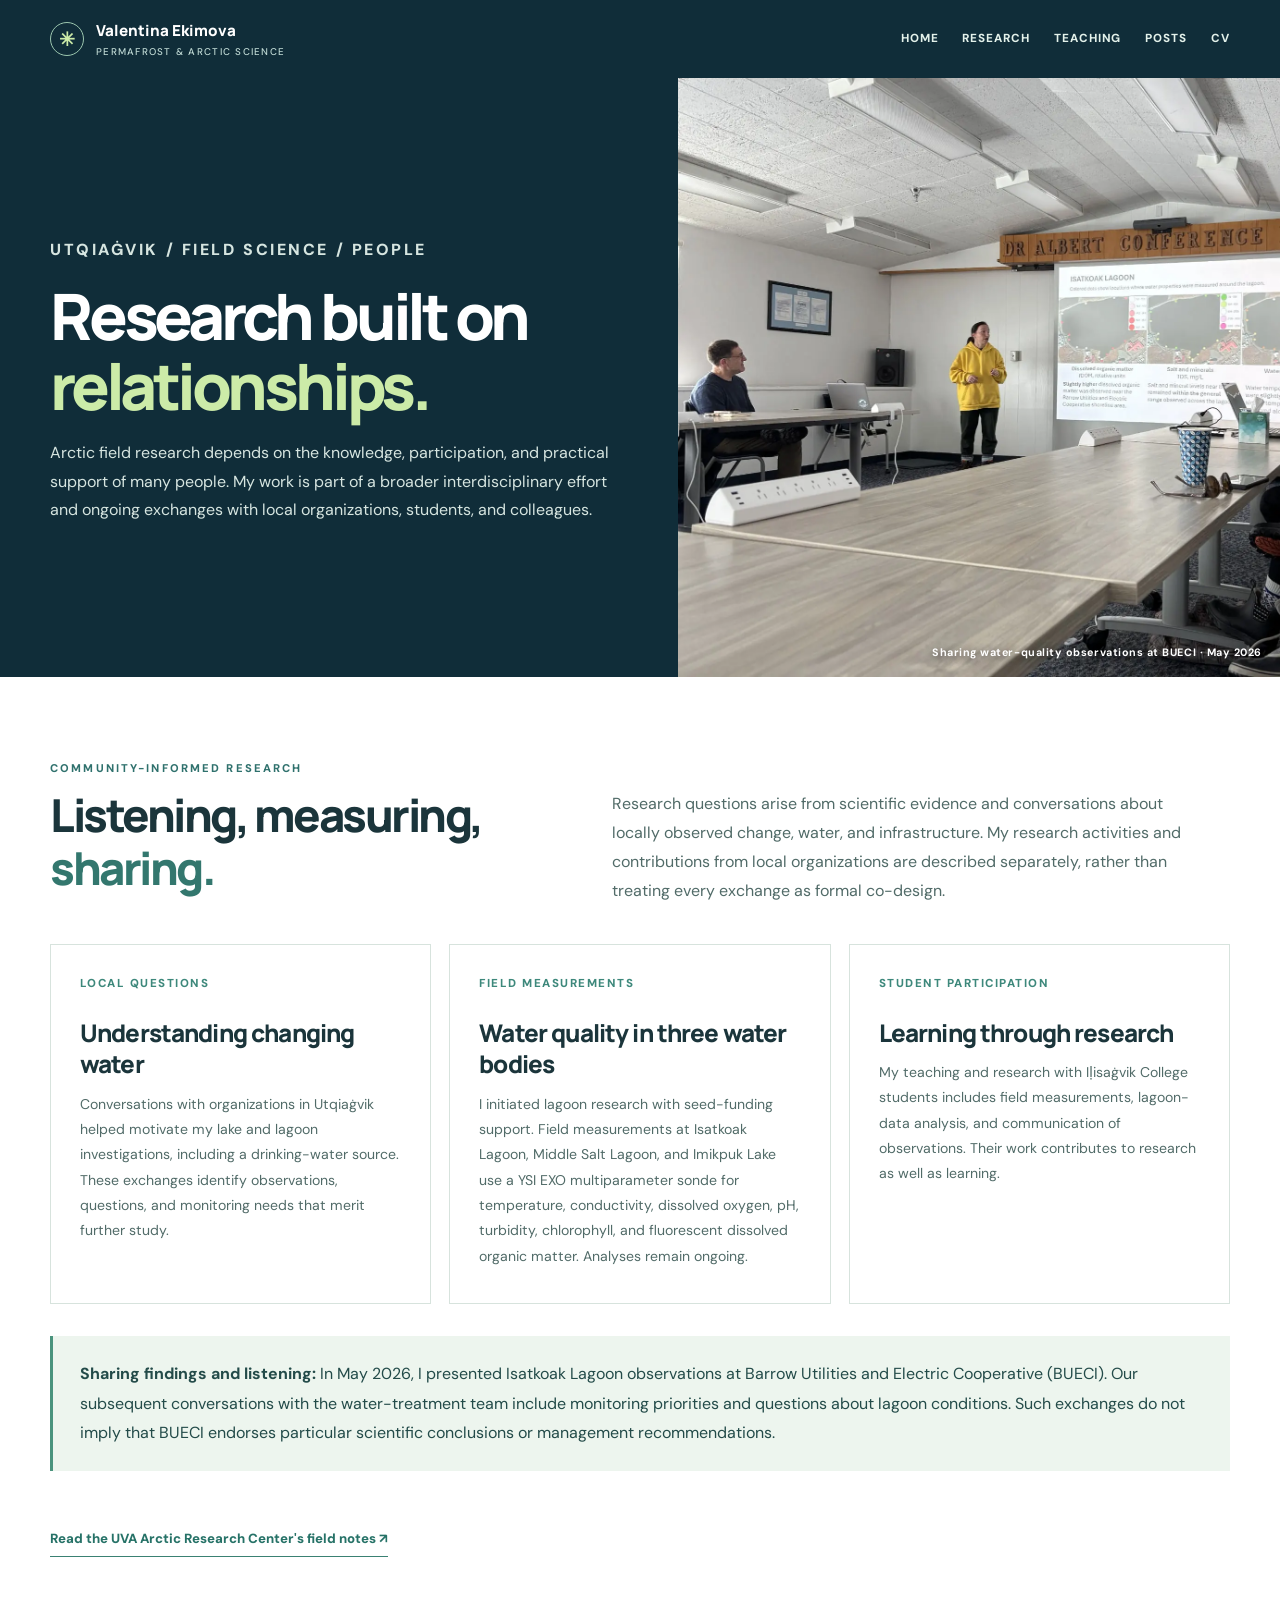
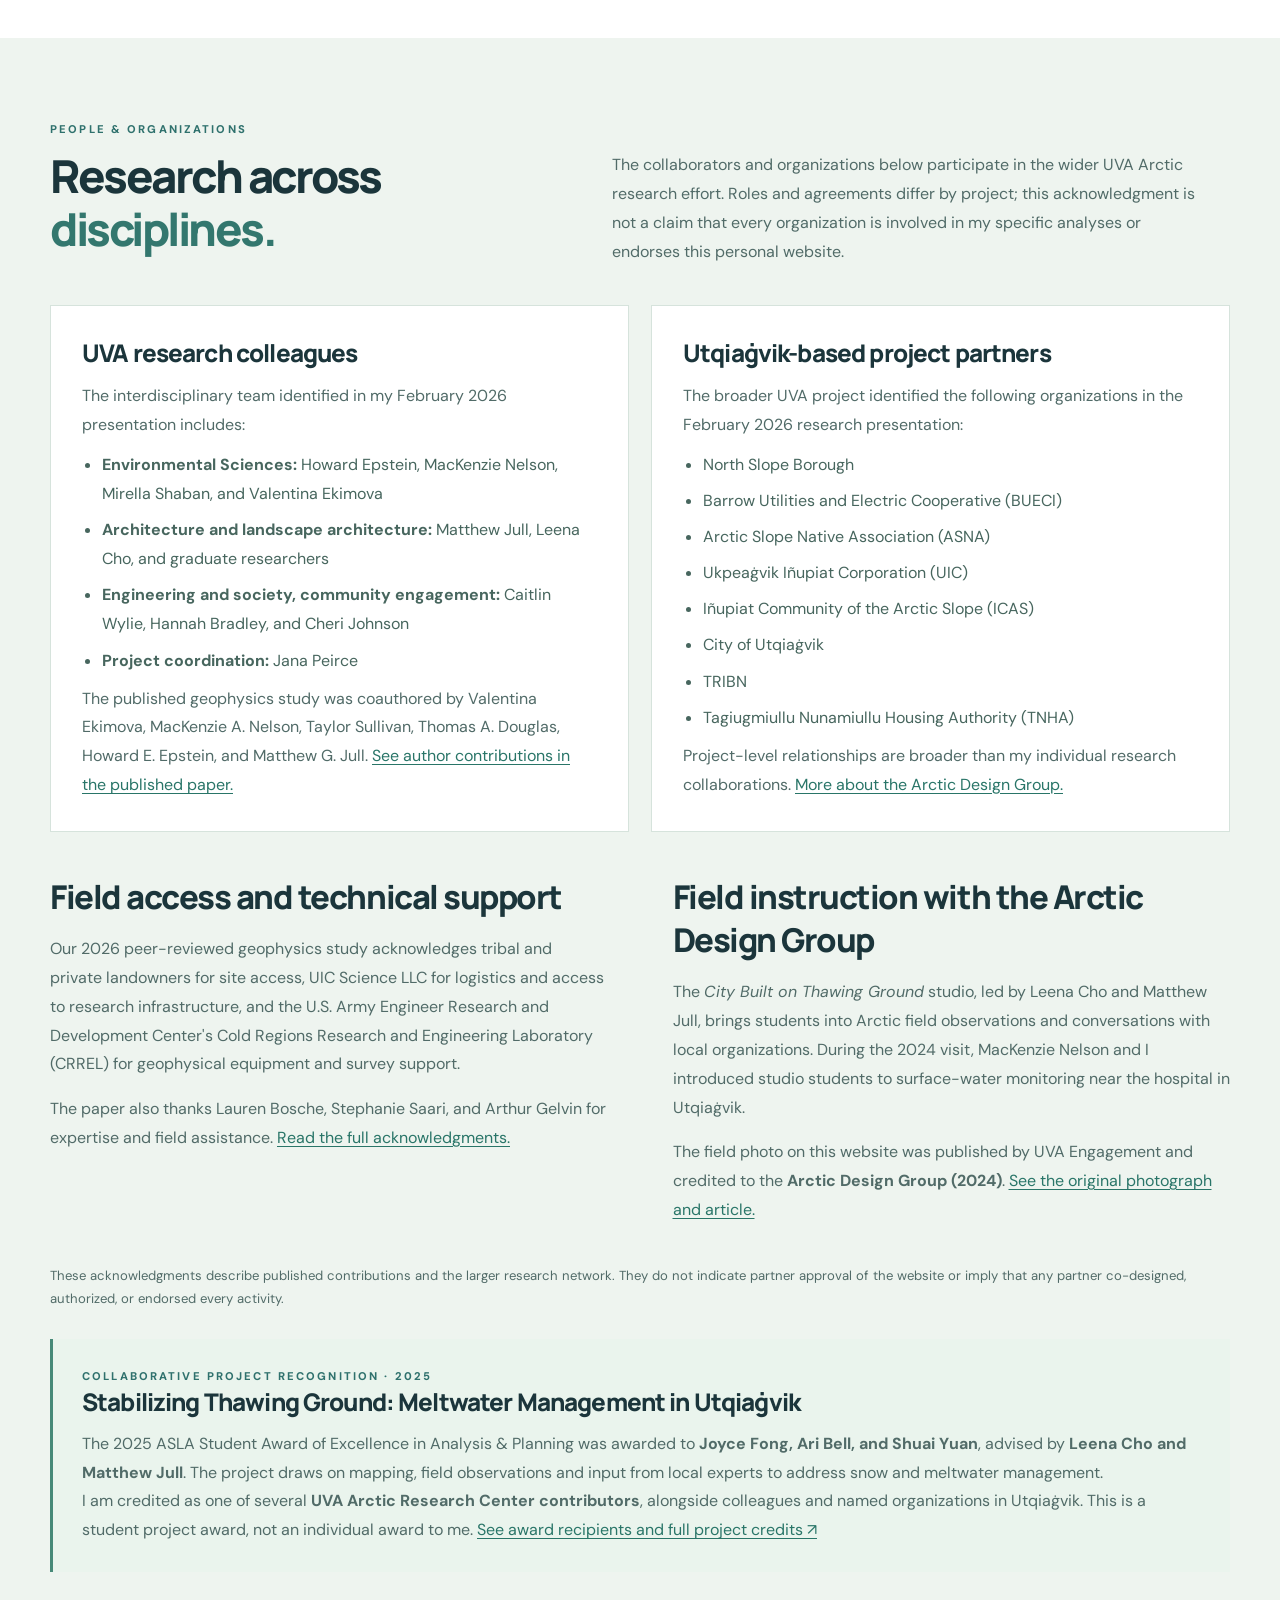
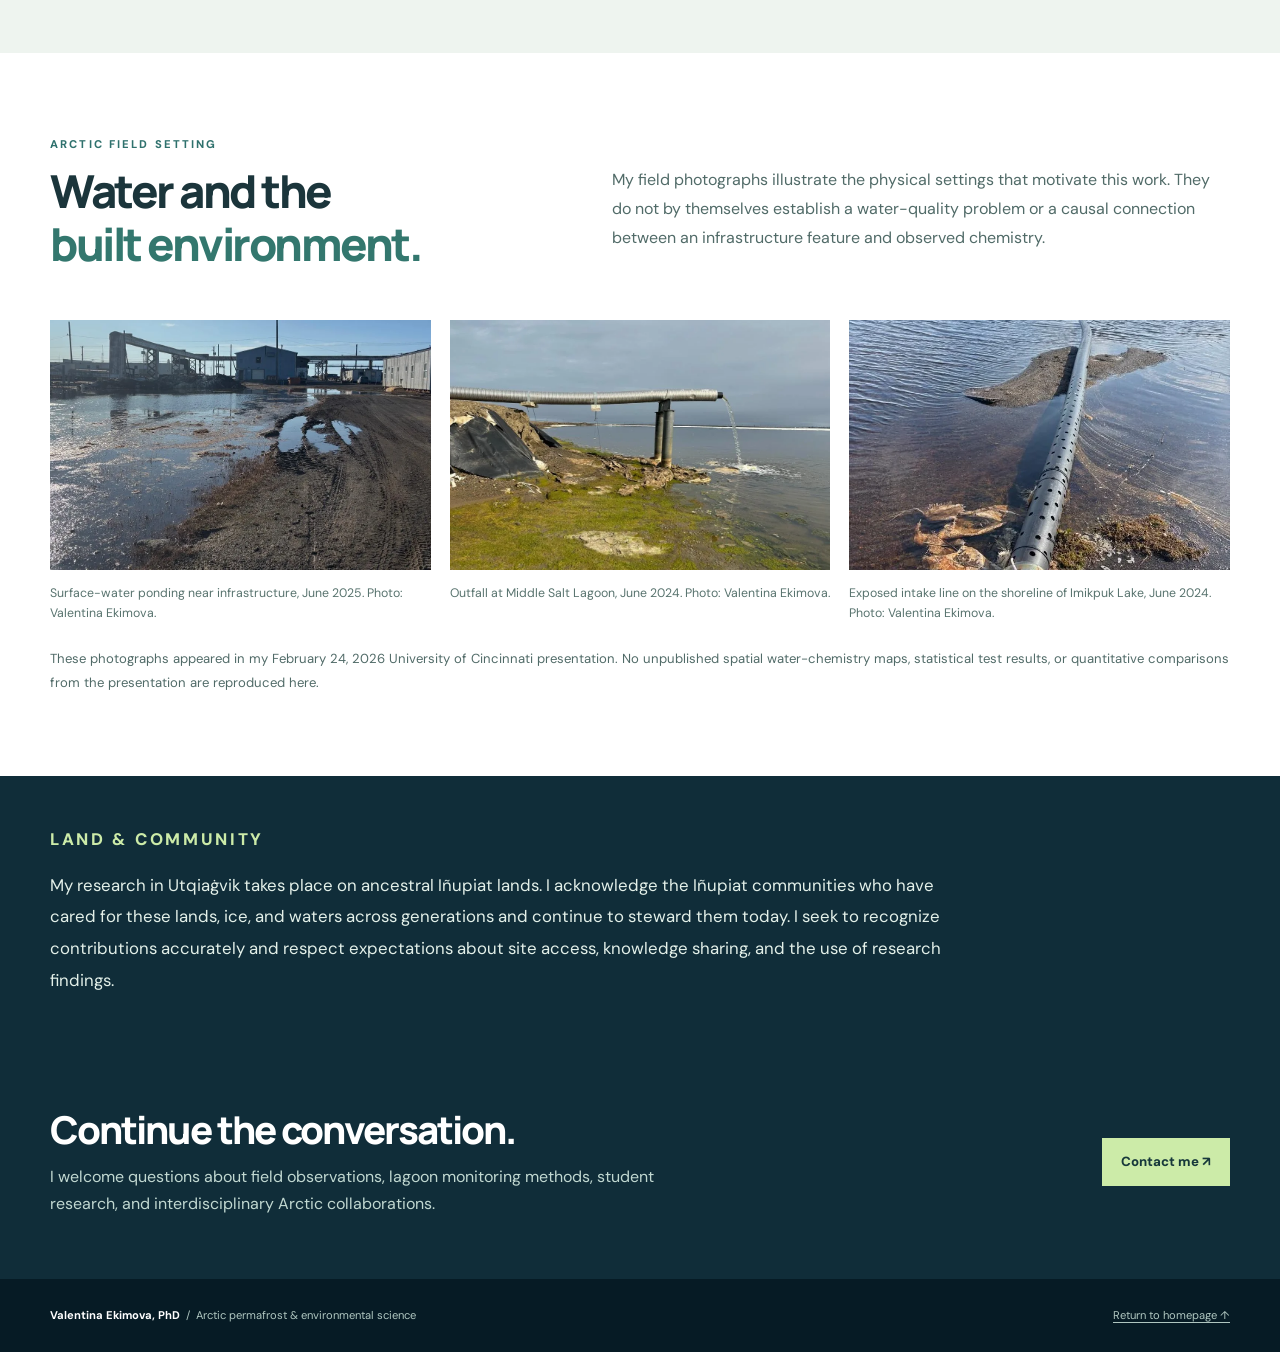
<file: community.html>
<!doctype html>
<html lang="en">
<head>
<meta charset="utf-8"><meta name="viewport" content="width=device-width,initial-scale=1">
<meta name="theme-color" content="#102d39">
<meta name="description" content="Community engagement, Arctic field partners, and research collaborations in Valentina Ekimova's work in Utqiaġvik, Alaska.">
<title>Community & Collaborations | Valentina Ekimova, PhD</title>
<link rel="preconnect" href="https://fonts.googleapis.com"><link rel="preconnect" href="https://fonts.gstatic.com" crossorigin>
<link href="https://fonts.googleapis.com/css2?family=DM+Sans:wght@400;500;600;700&family=Manrope:wght@400;500;600;700;800&display=swap" rel="stylesheet">
<link rel="stylesheet" href="styles.css"><link rel="stylesheet" href="profile-pages.css">
<style>
.partners-page .detail-hero-figure img{object-position:center 38%}
.partner-quote{border-left:3px solid #4a937d;padding:23px 27px;background:#edf5ee;color:#234b49;font-size:1rem;line-height:1.85;margin:32px 0}
.partner-groups{display:grid;grid-template-columns:1fr 1fr;gap:22px}
.partner-group{background:white;border:1px solid #d6e3dc;padding:31px}
.partner-group h3{margin:0 0 14px}.partner-group p{margin-top:10px}
.partner-group ul{margin:10px 0;padding-left:20px;color:#47665e;line-height:1.82}
.partner-group li{margin-bottom:7px}
.partner-note{font-size:.82rem;color:#5b746d;margin-top:23px;line-height:1.7}
.community-photo-strip{display:grid;grid-template-columns:repeat(3,minmax(0,1fr));gap:19px;margin-top:35px}
.community-photo-strip figure{margin:0}
.community-photo-strip img{width:100%;height:250px;object-fit:cover;background:#dce6de}
.community-photo-strip figcaption{font-size:.77rem;color:#58736e;line-height:1.7;padding-top:13px}
.partners-page a.inline-link{color:#297568;text-decoration:underline;text-underline-offset:3px}
.land-acknowledgment{background:#102d39;color:#e3f0e9;padding:48px 0}
.land-acknowledgment p{max-width:900px;font-size:1.05rem;line-height:1.9}
.land-acknowledgment .detail-kicker{margin-bottom:14px}
@media(max-width:850px){.partner-groups{grid-template-columns:1fr}.community-photo-strip{grid-template-columns:1fr 1fr}}
@media(max-width:600px){.community-photo-strip{grid-template-columns:1fr}.community-photo-strip img{height:290px}.partner-group{padding:24px}}
</style>
</head>
<body class="partners-page">
<a class="skip-link" href="#content">Skip to content</a>
<header class="detail-header"><div class="container">
<a class="detail-brand" href="index.html"><span class="detail-mark" aria-hidden="true">✳</span><span>Valentina Ekimova<em>Permafrost &amp; Arctic Science</em></span></a>
<nav class="detail-nav" aria-label="Section navigation"><a href="index.html">Home</a><a href="research.html">Research</a><a href="teaching.html">Teaching</a><a href="posts.html">Posts</a><a href="cv.html">CV</a></nav>
</div></header>
<main id="content">
<section class="detail-hero"><div class="detail-hero-text"><p class="detail-kicker">UTQIAĠVIK / FIELD SCIENCE / PEOPLE</p><h1>Research built on <em>relationships.</em></h1><p>Arctic field research depends on the knowledge, participation, and practical support of many people. My work is part of a broader interdisciplinary effort and ongoing exchanges with local organizations, students, and colleagues.</p></div><figure class="detail-hero-figure"><img src="assets/community-presentation.webp" alt="Valentina Ekimova presenting Isatkoak Lagoon observations with Howard Epstein at a BUECI meeting in Utqiaġvik"><figcaption>Sharing water-quality observations at BUECI · May 2026</figcaption></figure></section>
<section class="detail-section"><div class="container">
<div class="detail-section-header"><div><p class="overline teal">COMMUNITY-INFORMED RESEARCH</p><h2>Listening, measuring,<br><em>sharing.</em></h2></div><p>Research questions arise from scientific evidence and conversations about locally observed change, water, and infrastructure. My research activities and contributions from local organizations are described separately, rather than treating every exchange as formal co-design.</p></div>
<div class="detail-grid">
<article class="detail-card"><p class="step">LOCAL QUESTIONS</p><h3>Understanding changing water</h3><p>Conversations with organizations in Utqiaġvik helped motivate my lake and lagoon investigations, including a drinking-water source. These exchanges identify observations, questions, and monitoring needs that merit further study.</p></article>
<article class="detail-card"><p class="step">FIELD MEASUREMENTS</p><h3>Water quality in three water bodies</h3><p>I initiated lagoon research with seed-funding support. Field measurements at Isatkoak Lagoon, Middle Salt Lagoon, and Imikpuk Lake use a YSI EXO multiparameter sonde for temperature, conductivity, dissolved oxygen, pH, turbidity, chlorophyll, and fluorescent dissolved organic matter. Analyses remain ongoing.</p></article>
<article class="detail-card"><p class="step">STUDENT PARTICIPATION</p><h3>Learning through research</h3><p>My teaching and research with Iḷisaġvik College students includes field measurements, lagoon-data analysis, and communication of observations. Their work contributes to research as well as learning.</p></article>
</div>
<div class="partner-quote"><strong>Sharing findings and listening:</strong> In May 2026, I presented Isatkoak Lagoon observations at Barrow Utilities and Electric Cooperative (BUECI). Our subsequent conversations with the water-treatment team include monitoring priorities and questions about lagoon conditions. Such exchanges do not imply that BUECI endorses particular scientific conclusions or management recommendations.</div>
<a href="https://uvaarc.org/notes" class="detail-link" target="_blank" rel="noopener noreferrer">Read the UVA Arctic Research Center's field notes ↗</a>
</div></section>
<section class="detail-section soft"><div class="container">
<div class="detail-section-header"><div><p class="overline teal">PEOPLE &amp; ORGANIZATIONS</p><h2>Research across<br><em>disciplines.</em></h2></div><p>The collaborators and organizations below participate in the wider UVA Arctic research effort. Roles and agreements differ by project; this acknowledgment is not a claim that every organization is involved in my specific analyses or endorses this personal website.</p></div>
<div class="partner-groups">
<div class="partner-group"><h3>UVA research colleagues</h3><p>The interdisciplinary team identified in my February 2026 presentation includes:</p>
<ul><li><strong>Environmental Sciences:</strong> Howard Epstein, MacKenzie Nelson, Mirella Shaban, and Valentina Ekimova</li><li><strong>Architecture and landscape architecture:</strong> Matthew Jull, Leena Cho, and graduate researchers</li><li><strong>Engineering and society, community engagement:</strong> Caitlin Wylie, Hannah Bradley, and Cheri Johnson</li><li><strong>Project coordination:</strong> Jana Peirce</li></ul>
<p>The published geophysics study was coauthored by Valentina Ekimova, MacKenzie A. Nelson, Taylor Sullivan, Thomas A. Douglas, Howard E. Epstein, and Matthew G. Jull. <a class="inline-link" target="_blank" rel="noopener noreferrer" href="https://doi.org/10.5194/tc-20-265-2026">See author contributions in the published paper.</a></p></div>
<div class="partner-group"><h3>Utqiaġvik-based project partners</h3><p>The broader UVA project identified the following organizations in the February 2026 research presentation:</p>
<ul><li>North Slope Borough</li><li>Barrow Utilities and Electric Cooperative (BUECI)</li><li>Arctic Slope Native Association (ASNA)</li><li>Ukpeaġvik Iñupiat Corporation (UIC)</li><li>Iñupiat Community of the Arctic Slope (ICAS)</li><li>City of Utqiaġvik</li><li>TRIBN</li><li>Tagiugmiullu Nunamiullu Housing Authority (TNHA)</li></ul>
<p>Project-level relationships are broader than my individual research collaborations. <a class="inline-link" target="_blank" rel="noopener noreferrer" href="https://www.arch.virginia.edu/research/arctic-design-group">More about the Arctic Design Group.</a></p></div>
</div>
<div class="detail-story" style="margin-top:43px">
<div><h3>Field access and technical support</h3><p>Our 2026 peer-reviewed geophysics study acknowledges tribal and private landowners for site access, UIC Science LLC for logistics and access to research infrastructure, and the U.S. Army Engineer Research and Development Center's Cold Regions Research and Engineering Laboratory (CRREL) for geophysical equipment and survey support.</p><p>The paper also thanks Lauren Bosche, Stephanie Saari, and Arthur Gelvin for expertise and field assistance. <a class="inline-link" target="_blank" rel="noopener noreferrer" href="https://tc.copernicus.org/articles/20/265/2026/">Read the full acknowledgments.</a></p></div>
<div><h3>Field instruction with the Arctic Design Group</h3><p>The <em>City Built on Thawing Ground</em> studio, led by Leena Cho and Matthew Jull, brings students into Arctic field observations and conversations with local organizations. During the 2024 visit, MacKenzie Nelson and I introduced studio students to surface-water monitoring near the hospital in Utqiaġvik.</p><p>The field photo on this website was published by UVA Engagement and credited to the <strong>Arctic Design Group (2024)</strong>. <a class="inline-link" target="_blank" rel="noopener noreferrer" href="https://engagement.virginia.edu/learn/thoughts-from-the-lawn/20250307-Cho-Jull">See the original photograph and article.</a></p></div>
</div>
<p class="partner-note">These acknowledgments describe published contributions and the larger research network. They do not indicate partner approval of the website or imply that any partner co-designed, authorized, or endorsed every activity.</p><div class="collaboration-award" style="margin-top:28px;padding:27px 29px;background:#eaf4ed;border-left:3px solid #478978"><p class="overline teal">COLLABORATIVE PROJECT RECOGNITION · 2025</p><h3>Stabilizing Thawing Ground: Meltwater Management in Utqiaġvik</h3><p>The 2025 ASLA Student Award of Excellence in Analysis &amp; Planning was awarded to <strong>Joyce Fong, Ari Bell, and Shuai Yuan</strong>, advised by <strong>Leena Cho and Matthew Jull</strong>. The project draws on mapping, field observations and input from local experts to address snow and meltwater management.</p><p>I am credited as one of several <strong>UVA Arctic Research Center contributors</strong>, alongside colleagues and named organizations in Utqiaġvik. This is a student project award, not an individual award to me. <a class="inline-link" href="https://www.asla.org/awards-events-main-landing/honors-awards/pro-student-awards/2025-student-awards/12199" target="_blank" rel="noopener noreferrer">See award recipients and full project credits ↗</a></p></div>
</div></section>
<section class="detail-section"><div class="container">
<div class="detail-section-header"><div><p class="overline teal">ARCTIC FIELD SETTING</p><h2>Water and the<br><em>built environment.</em></h2></div><p>My field photographs illustrate the physical settings that motivate this work. They do not by themselves establish a water-quality problem or a causal connection between an infrastructure feature and observed chemistry.</p></div>
<div class="community-photo-strip">
<figure><img loading="lazy" src="assets/infrastructure-ponding.webp" alt="Water ponding beside a gravel road and buildings in Utqiaġvik"><figcaption>Surface-water ponding near infrastructure, June 2025. Photo: Valentina Ekimova.</figcaption></figure>
<figure><img loading="lazy" src="assets/middle-salt-lagoon-outfall.webp" alt="Outfall on the shoreline of Middle Salt Lagoon in Utqiaġvik"><figcaption>Outfall at Middle Salt Lagoon, June 2024. Photo: Valentina Ekimova.</figcaption></figure>
<figure><img loading="lazy" src="assets/imikpuk-shoreline-intake.webp" alt="Visible intake line extending into Imikpuk Lake"><figcaption>Exposed intake line on the shoreline of Imikpuk Lake, June 2024. Photo: Valentina Ekimova.</figcaption></figure>
</div>
<p class="partner-note">These photographs appeared in my February 24, 2026 University of Cincinnati presentation. No unpublished spatial water-chemistry maps, statistical test results, or quantitative comparisons from the presentation are reproduced here.</p>
</div></section>
<section class="land-acknowledgment"><div class="container"><p class="detail-kicker">LAND &amp; COMMUNITY</p><p>My research in Utqiaġvik takes place on ancestral Iñupiat lands. I acknowledge the Iñupiat communities who have cared for these lands, ice, and waters across generations and continue to steward them today. I seek to recognize contributions accurately and respect expectations about site access, knowledge sharing, and the use of research findings.</p></div></section>
<section class="detail-cta"><div class="container detail-cta-inner"><div><h2>Continue the conversation.</h2><p>I welcome questions about field observations, lagoon monitoring methods, student research, and interdisciplinary Arctic collaborations.</p></div><a href="mailto:sqa2tu@virginia.edu">Contact me ↗</a></div></section>
</main>
<footer><div class="container footer-inner"><span><strong>Valentina Ekimova, PhD</strong> &nbsp;/&nbsp; Arctic permafrost &amp; environmental science</span><span><a href="index.html">Return to homepage ↑</a></span></div></footer>
</body></html>
</file>
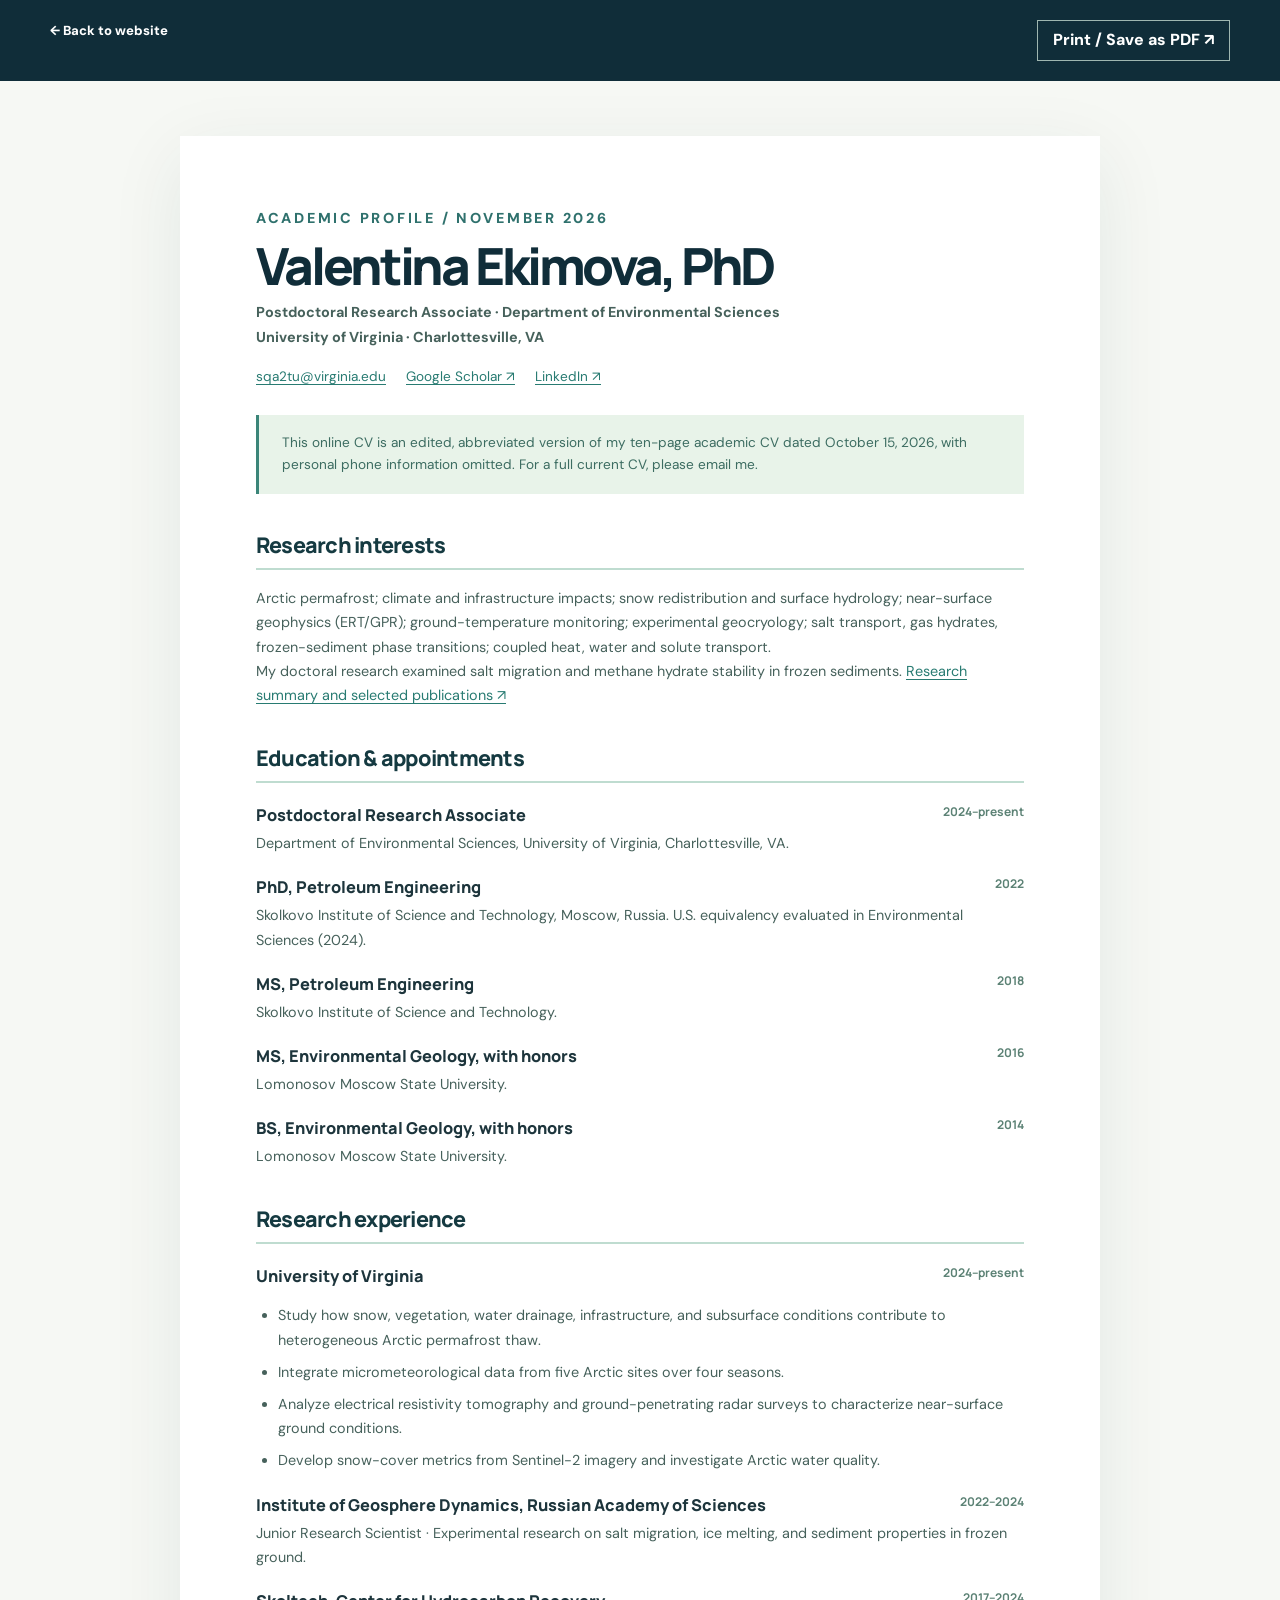
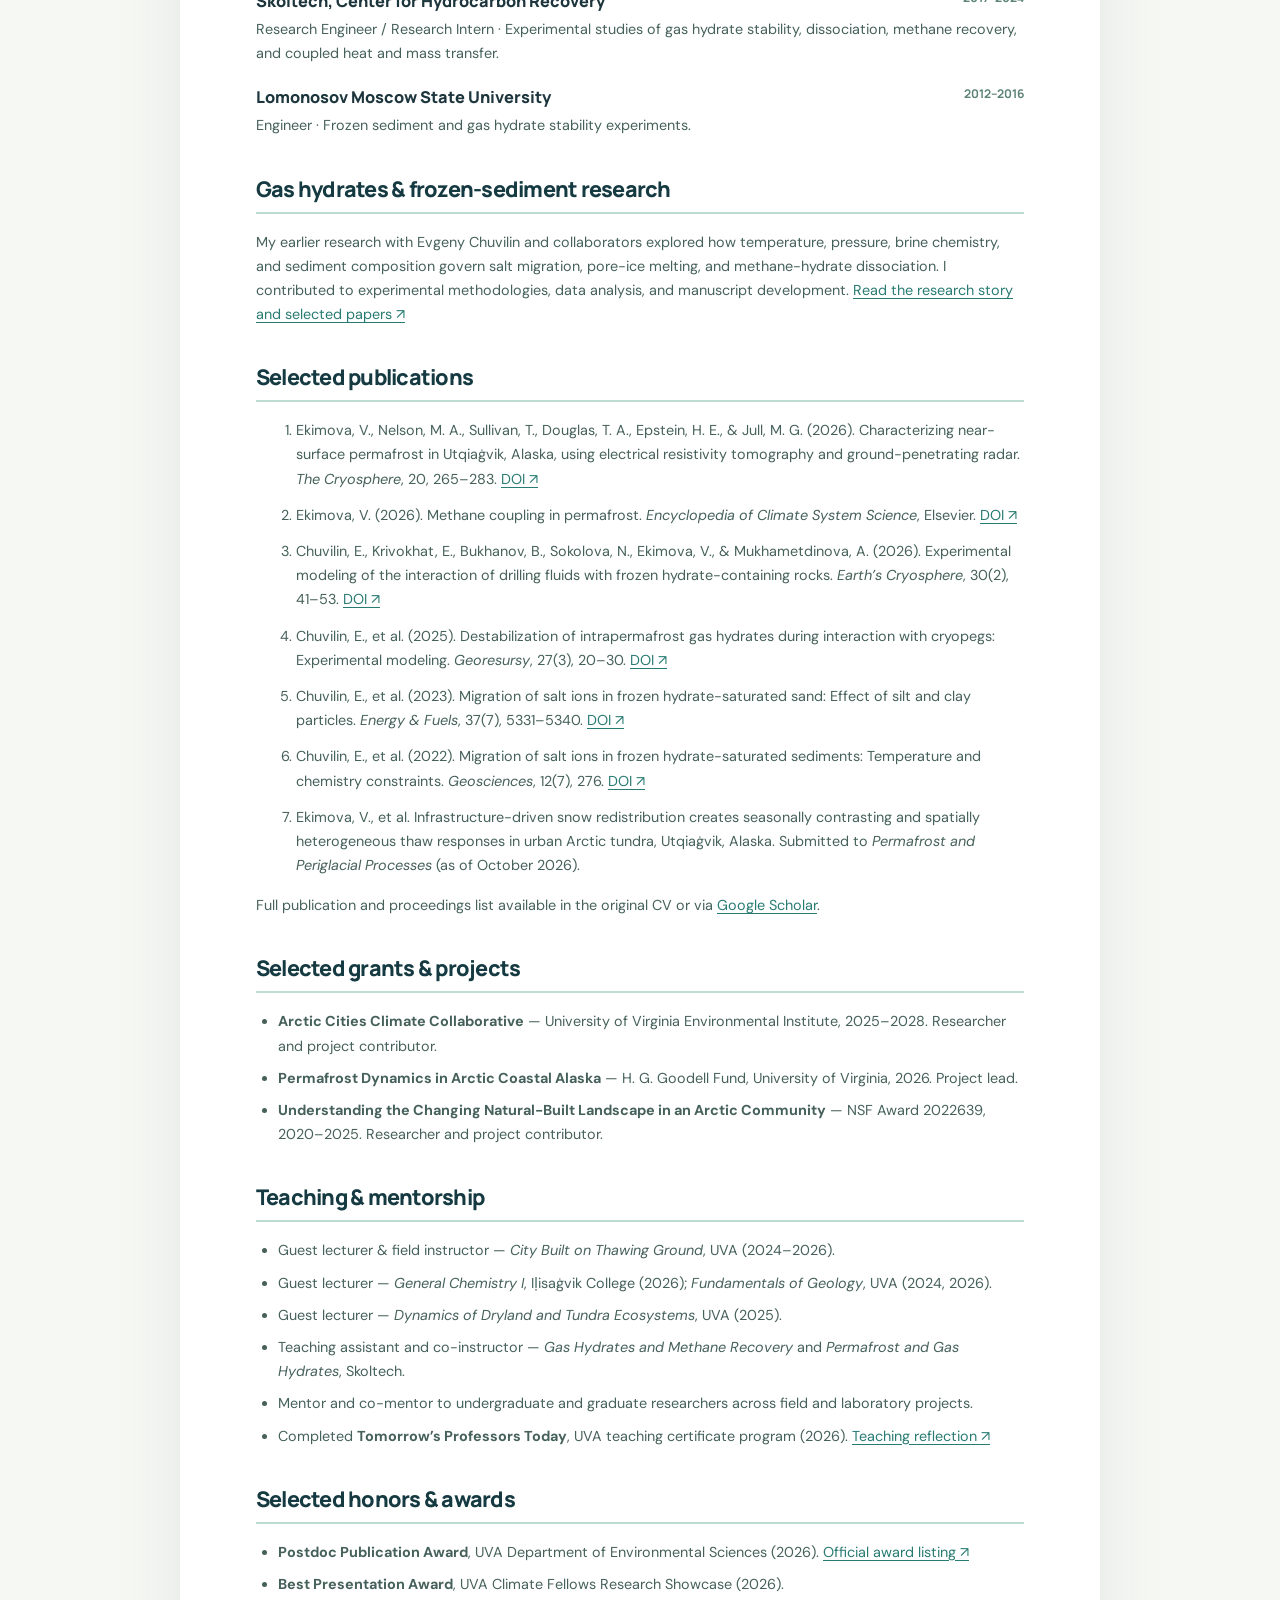
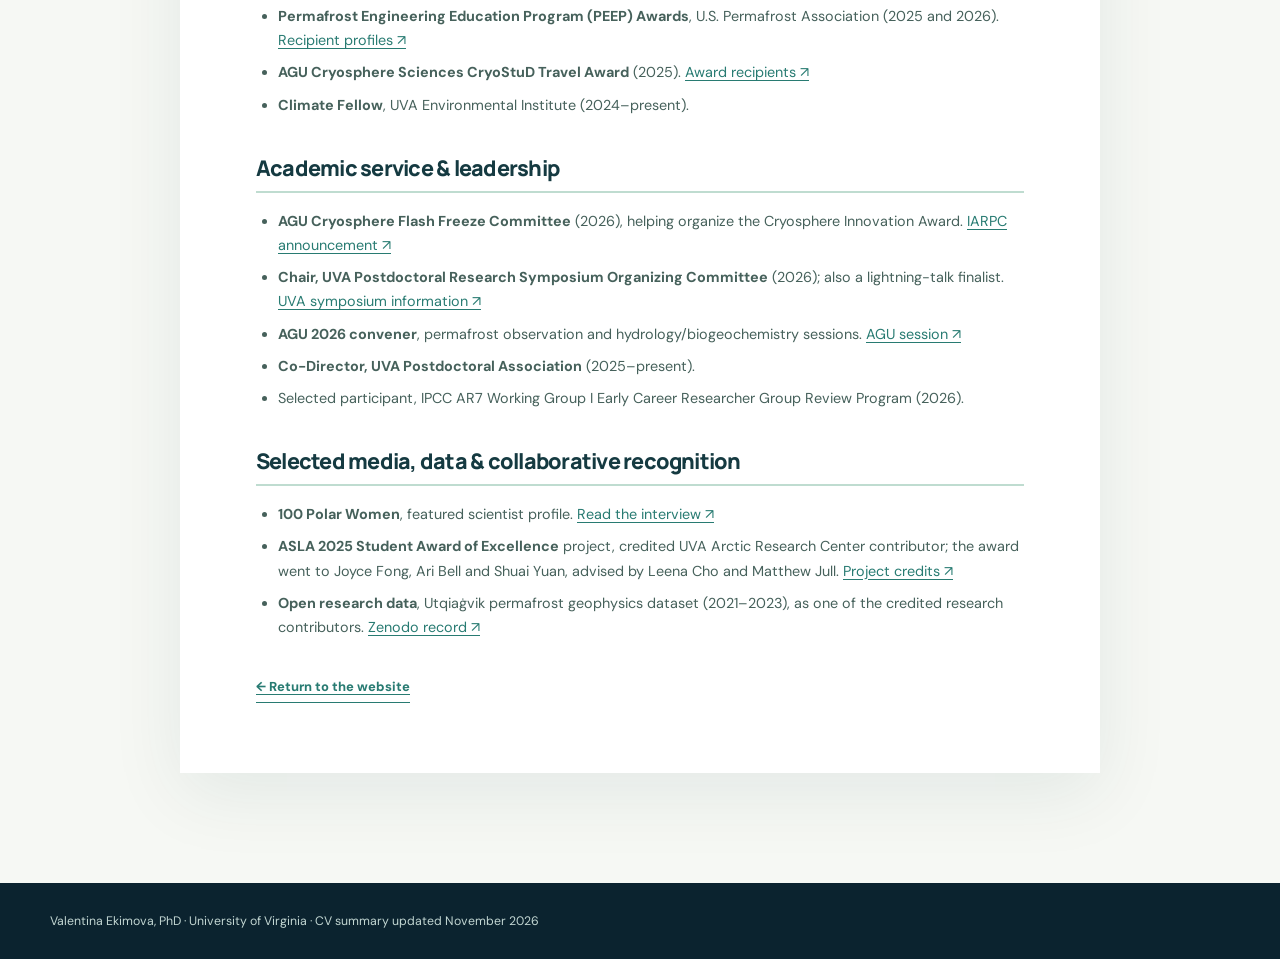
<file: cv.html>
<!doctype html>
<html lang="en"><head><meta charset="utf-8"><meta name="viewport" content="width=device-width,initial-scale=1"><meta name="theme-color" content="#102d39"><meta name="description" content="Academic CV summary for Valentina Ekimova, PhD, Arctic permafrost scientist."><title>Academic CV | Valentina Ekimova</title><link rel="preconnect" href="https://fonts.googleapis.com"><link rel="preconnect" href="https://fonts.gstatic.com" crossorigin><link href="https://fonts.googleapis.com/css2?family=DM+Sans:wght@400;500;600;700&family=Manrope:wght@400;500;600;700;800&display=swap" rel="stylesheet"><link rel="stylesheet" href="styles.css">
<style>.cv-header{background:#102d39;color:white;padding:20px 0}.cv-header .container{display:flex;justify-content:space-between;gap:20px}.cv-header a{font-size:.82rem;font-weight:800}.cv-header button{background:transparent;border:1px solid #9fb6b0;color:white;padding:6px 15px;font-weight:800;cursor:pointer}.cv-main{background:#f6f8f4;padding:55px 0 110px}.cv-paper{max-width:920px;margin:auto;background:white;padding:70px 76px;box-shadow:0 20px 70px #113c3e15}.cv-paper h1{font:800 clamp(2.5rem,4vw,3.7rem)/1.1 Manrope,sans-serif;letter-spacing:-.06em;color:#102d39;margin:7px 0}.cv-sub{color:#58766c;font-weight:700}.cv-paper h2{font:800 1.35rem Manrope,sans-serif;color:#153a41;border-bottom:2px solid #bfdcd0;margin:36px 0 16px;padding-bottom:9px;letter-spacing:-.035em}.cv-paper h3{font:800 1.02rem/1.35 Manrope,sans-serif;margin:21px 0 5px}.cv-paper p,.cv-paper li{font-size:.9rem;color:#46615b}.cv-paper li{margin-bottom:8px}.cv-paper ul{padding-left:22px}.cv-paper a{color:#287b72;text-decoration:underline;text-underline-offset:3px}.cv-meta{display:flex;gap:20px;flex-wrap:wrap;font-size:.85rem;margin-top:17px}.cv-note{padding:17px 23px;background:#e8f3e9;border-left:3px solid #3b8579;margin:26px 0;font-size:.85rem;color:#3c6c61}.cv-year{float:right;color:#5c8275;font-size:.75rem;font-weight:700}.cv-paper .pubs li{margin-bottom:12px}.cv-footer{background:#0b232f;color:#c2d6d2;padding:28px 0;font-size:.77rem}@media(max-width:750px){.cv-paper{padding:35px 25px}.cv-main{padding:22px 10px 45px}.cv-year{float:none;display:block;margin-top:4px}}@media print{.cv-header,.cv-footer{display:none}.cv-main{padding:0;background:white}.cv-paper{box-shadow:none;padding:0}.cv-note{background:none;border-left:2px solid #555}}</style></head>
<body><header class="cv-header"><div class="container"><a href="index.html">← Back to website</a><button type="button" onclick="window.print()">Print / Save as PDF ↗</button></div></header><main class="cv-main"><article class="cv-paper"><p class="overline teal">ACADEMIC PROFILE / NOVEMBER 2026</p><h1>Valentina Ekimova, PhD</h1><p class="cv-sub">Postdoctoral Research Associate · Department of Environmental Sciences<br>University of Virginia · Charlottesville, VA</p><div class="cv-meta"><a href="mailto:sqa2tu@virginia.edu">sqa2tu@virginia.edu</a><a href="https://scholar.google.com/citations?user=jKWFds0AAAAJ&amp;hl=en" target="_blank" rel="noopener noreferrer">Google Scholar ↗</a><a href="https://www.linkedin.com/in/valentina-ekimova-0524a8123/" target="_blank" rel="noopener noreferrer">LinkedIn ↗</a></div><div class="cv-note">This online CV is an edited, abbreviated version of my ten-page academic CV dated October 15, 2026, with personal phone information omitted. For a full current CV, please email me.</div>
<h2>Research interests</h2><p>Arctic permafrost; climate and infrastructure impacts; snow redistribution and surface hydrology; near-surface geophysics (ERT/GPR); ground-temperature monitoring; experimental geocryology; salt transport, gas hydrates, frozen-sediment phase transitions; coupled heat, water and solute transport.</p><p>My doctoral research examined salt migration and methane hydrate stability in frozen sediments. <a href="hydrates.html">Research summary and selected publications ↗</a></p>
<h2>Education &amp; appointments</h2><h3>Postdoctoral Research Associate <span class="cv-year">2024–present</span></h3><p>Department of Environmental Sciences, University of Virginia, Charlottesville, VA.</p><h3>PhD, Petroleum Engineering <span class="cv-year">2022</span></h3><p>Skolkovo Institute of Science and Technology, Moscow, Russia. U.S. equivalency evaluated in Environmental Sciences (2024).</p><h3>MS, Petroleum Engineering <span class="cv-year">2018</span></h3><p>Skolkovo Institute of Science and Technology.</p><h3>MS, Environmental Geology, with honors <span class="cv-year">2016</span></h3><p>Lomonosov Moscow State University.</p><h3>BS, Environmental Geology, with honors <span class="cv-year">2014</span></h3><p>Lomonosov Moscow State University.</p>
<h2>Research experience</h2><h3>University of Virginia <span class="cv-year">2024–present</span></h3><ul><li>Study how snow, vegetation, water drainage, infrastructure, and subsurface conditions contribute to heterogeneous Arctic permafrost thaw.</li><li>Integrate micrometeorological data from five Arctic sites over four seasons.</li><li>Analyze electrical resistivity tomography and ground-penetrating radar surveys to characterize near-surface ground conditions.</li><li>Develop snow-cover metrics from Sentinel-2 imagery and investigate Arctic water quality.</li></ul><h3>Institute of Geosphere Dynamics, Russian Academy of Sciences <span class="cv-year">2022–2024</span></h3><p>Junior Research Scientist · Experimental research on salt migration, ice melting, and sediment properties in frozen ground.</p><h3>Skoltech, Center for Hydrocarbon Recovery <span class="cv-year">2017–2024</span></h3><p>Research Engineer / Research Intern · Experimental studies of gas hydrate stability, dissociation, methane recovery, and coupled heat and mass transfer.</p><h3>Lomonosov Moscow State University <span class="cv-year">2012–2016</span></h3><p>Engineer · Frozen sediment and gas hydrate stability experiments.</p>
<h2>Gas hydrates &amp; frozen-sediment research</h2><p>My earlier research with Evgeny Chuvilin and collaborators explored how temperature, pressure, brine chemistry, and sediment composition govern salt migration, pore-ice melting, and methane-hydrate dissociation. I contributed to experimental methodologies, data analysis, and manuscript development. <a href="hydrates.html">Read the research story and selected papers ↗</a></p>
<h2>Selected publications</h2><ol class="pubs"><li>Ekimova, V., Nelson, M. A., Sullivan, T., Douglas, T. A., Epstein, H. E., &amp; Jull, M. G. (2026). Characterizing near-surface permafrost in Utqiaġvik, Alaska, using electrical resistivity tomography and ground-penetrating radar. <em>The Cryosphere</em>, 20, 265–283. <a href="https://doi.org/10.5194/tc-20-265-2026">DOI ↗</a></li><li>Ekimova, V. (2026). Methane coupling in permafrost. <em>Encyclopedia of Climate System Science</em>, Elsevier. <a href="https://doi.org/10.1016/B978-0-443-15748-6.00070-8">DOI ↗</a></li><li>Chuvilin, E., Krivokhat, E., Bukhanov, B., Sokolova, N., Ekimova, V., &amp; Mukhametdinova, A. (2026). Experimental modeling of the interaction of drilling fluids with frozen hydrate-containing rocks. <em>Earth’s Cryosphere</em>, 30(2), 41–53. <a href="https://doi.org/10.15372/KZ20260204">DOI ↗</a></li><li>Chuvilin, E., et al. (2025). Destabilization of intrapermafrost gas hydrates during interaction with cryopegs: Experimental modeling. <em>Georesursy</em>, 27(3), 20–30. <a href="https://doi.org/10.18599/grs.2025.3.6">DOI ↗</a></li><li>Chuvilin, E., et al. (2023). Migration of salt ions in frozen hydrate-saturated sand: Effect of silt and clay particles. <em>Energy &amp; Fuels</em>, 37(7), 5331–5340. <a href="https://doi.org/10.1021/acs.energyfuels.3c00274">DOI ↗</a></li><li>Chuvilin, E., et al. (2022). Migration of salt ions in frozen hydrate-saturated sediments: Temperature and chemistry constraints. <em>Geosciences</em>, 12(7), 276. <a href="https://doi.org/10.3390/geosciences12070276">DOI ↗</a></li><li>Ekimova, V., et al. Infrastructure-driven snow redistribution creates seasonally contrasting and spatially heterogeneous thaw responses in urban Arctic tundra, Utqiaġvik, Alaska. Submitted to <em>Permafrost and Periglacial Processes</em> (as of October 2026).</li></ol><p>Full publication and proceedings list available in the original CV or via <a href="https://scholar.google.com/citations?user=jKWFds0AAAAJ&amp;hl=en">Google Scholar</a>.</p>
<h2>Selected grants &amp; projects</h2><ul><li><strong>Arctic Cities Climate Collaborative</strong> — University of Virginia Environmental Institute, 2025–2028. Researcher and project contributor.</li><li><strong>Permafrost Dynamics in Arctic Coastal Alaska</strong> — H. G. Goodell Fund, University of Virginia, 2026. Project lead.</li><li><strong>Understanding the Changing Natural-Built Landscape in an Arctic Community</strong> — NSF Award 2022639, 2020–2025. Researcher and project contributor.</li></ul>
<h2>Teaching &amp; mentorship</h2><ul><li>Guest lecturer &amp; field instructor — <em>City Built on Thawing Ground</em>, UVA (2024–2026).</li><li>Guest lecturer — <em>General Chemistry I</em>, Iḷisaġvik College (2026); <em>Fundamentals of Geology</em>, UVA (2024, 2026).</li><li>Guest lecturer — <em>Dynamics of Dryland and Tundra Ecosystems</em>, UVA (2025).</li><li>Teaching assistant and co-instructor — <em>Gas Hydrates and Methane Recovery</em> and <em>Permafrost and Gas Hydrates</em>, Skoltech.</li><li>Mentor and co-mentor to undergraduate and graduate researchers across field and laboratory projects.</li><li>Completed <strong>Tomorrow’s Professors Today</strong>, UVA teaching certificate program (2026). <a href="https://www.linkedin.com/posts/valentina-ekimova-0524a8123_teaching-doesnt-always-happen-in-a-classroom-activity-7493071263696023553-2DmW">Teaching reflection ↗</a></li></ul>
<h2>Selected honors &amp; awards</h2><ul>
<li><strong>Postdoc Publication Award</strong>, UVA Department of Environmental Sciences (2026). <a href="https://evsc.as.virginia.edu/award-winners">Official award listing ↗</a></li>
<li><strong>Best Presentation Award</strong>, UVA Climate Fellows Research Showcase (2026).</li>
<li><strong>Permafrost Engineering Education Program (PEEP) Awards</strong>, U.S. Permafrost Association (2025 and 2026). <a href="https://www.uspermafrost.org/peep-awards">Recipient profiles ↗</a></li>
<li><strong>AGU Cryosphere Sciences CryoStuD Travel Award</strong> (2025). <a href="https://connect.agu.org/cryosphere/awards/broadpart88">Award recipients ↗</a></li>
<li><strong>Climate Fellow</strong>, UVA Environmental Institute (2024–present).</li></ul>
<h2>Academic service &amp; leadership</h2><ul>
<li><strong>AGU Cryosphere Flash Freeze Committee</strong> (2026), helping organize the Cryosphere Innovation Award. <a href="https://www.iarpccollaborations.org/updates/27132">IARPC announcement ↗</a></li>
<li><strong>Chair, UVA Postdoctoral Research Symposium Organizing Committee</strong> (2026); also a lightning-talk finalist. <a href="https://postdoc.virginia.edu/2026-postdoc-symposium-registration-information">UVA symposium information ↗</a></li>
<li><strong>AGU 2026 convener</strong>, permafrost observation and hydrology/biogeochemistry sessions. <a href="https://studio.m-anage.com/agu/agu26/webprogrampreliminary/Session282715.html">AGU session ↗</a></li>
<li><strong>Co-Director, UVA Postdoctoral Association</strong> (2025–present).</li>
<li>Selected participant, IPCC AR7 Working Group I Early Career Researcher Group Review Program (2026).</li></ul>
<h2>Selected media, data &amp; collaborative recognition</h2><ul>
<li><strong>100 Polar Women</strong>, featured scientist profile. <a href="https://womeninpolarscience.org/profiles/valentina-ekimova-phd/">Read the interview ↗</a></li>
<li><strong>ASLA 2025 Student Award of Excellence</strong> project, credited UVA Arctic Research Center contributor; the award went to Joyce Fong, Ari Bell and Shuai Yuan, advised by Leena Cho and Matthew Jull. <a href="https://www.asla.org/awards-events-main-landing/honors-awards/pro-student-awards/2025-student-awards/12199">Project credits ↗</a></li>
<li><strong>Open research data</strong>, Utqiaġvik permafrost geophysics dataset (2021–2023), as one of the credited research contributors. <a href="https://doi.org/10.5281/zenodo.17096203">Zenodo record ↗</a></li></ul><p style="margin-top:35px"><a href="index.html" class="text-arrow">← Return to the website</a></p></article></main><footer class="cv-footer"><div class="container">Valentina Ekimova, PhD · University of Virginia · CV summary updated November 2026</div></footer></body></html>
</file>
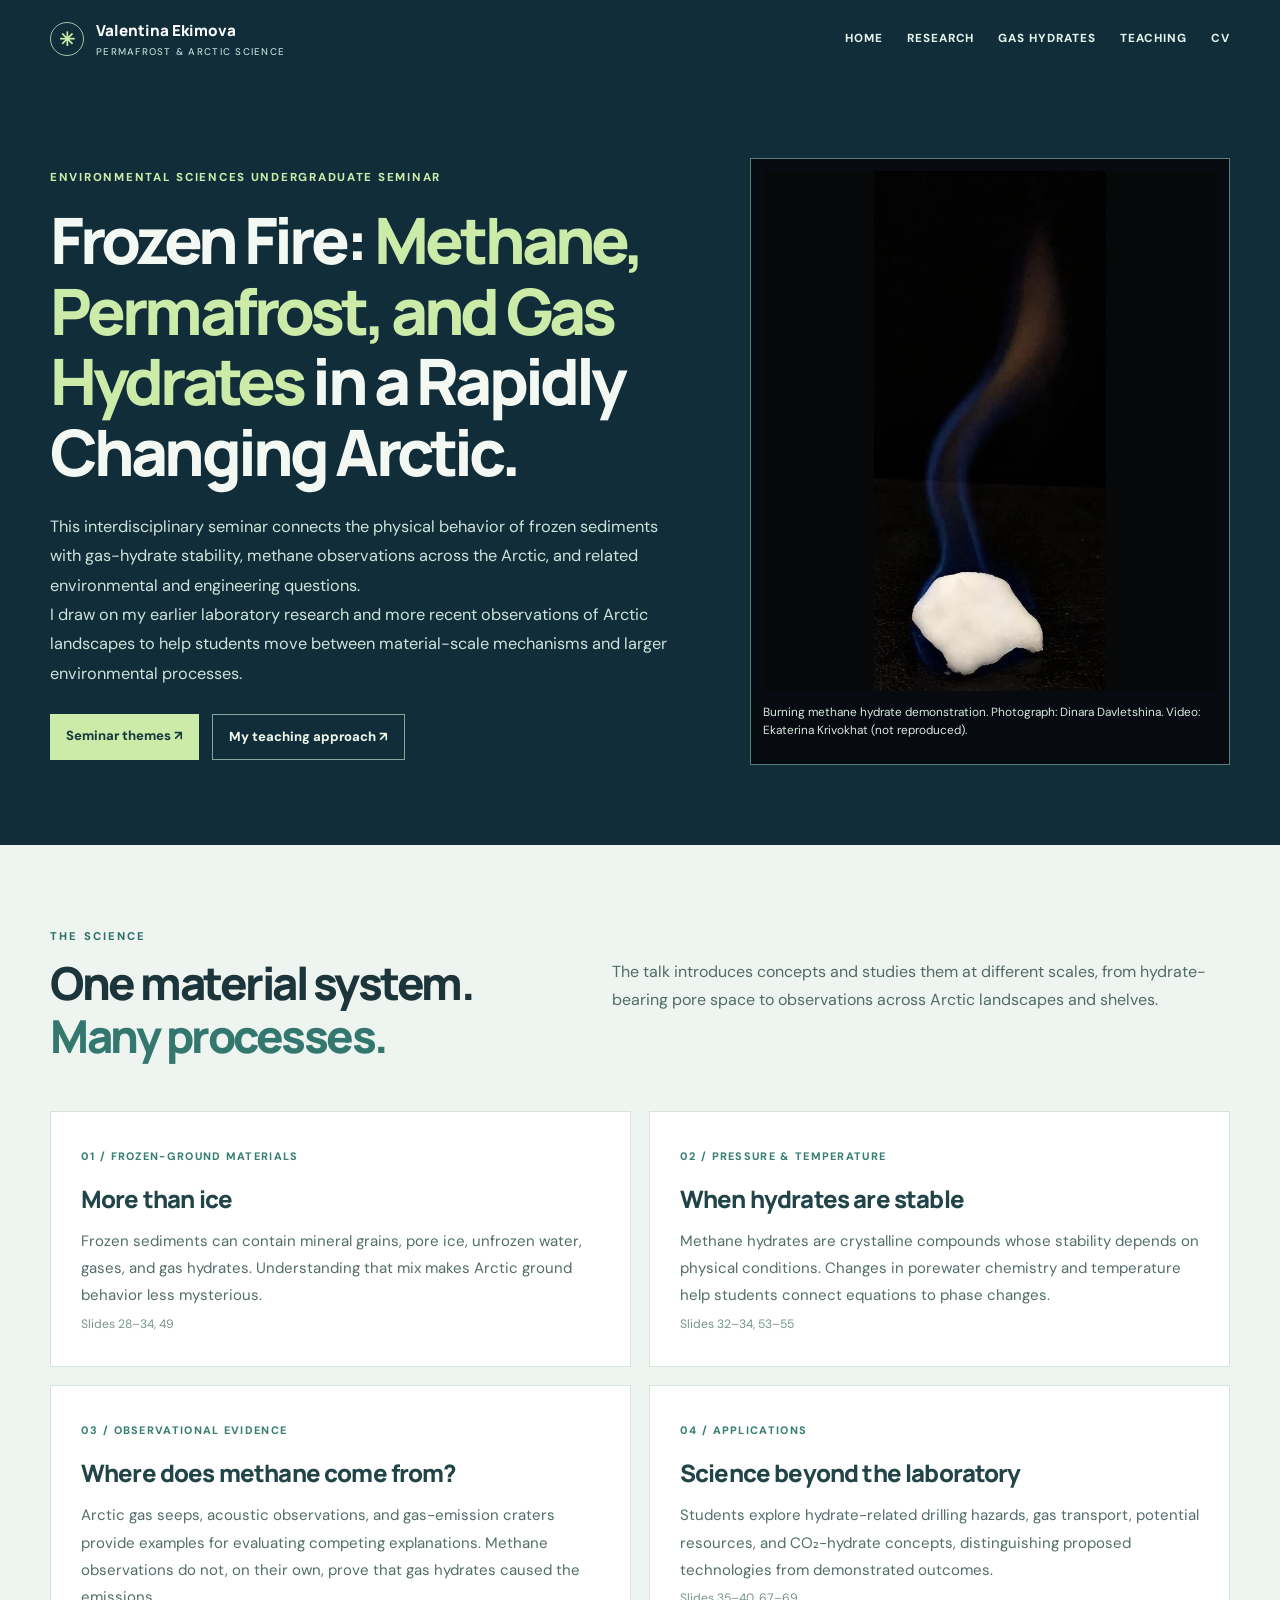
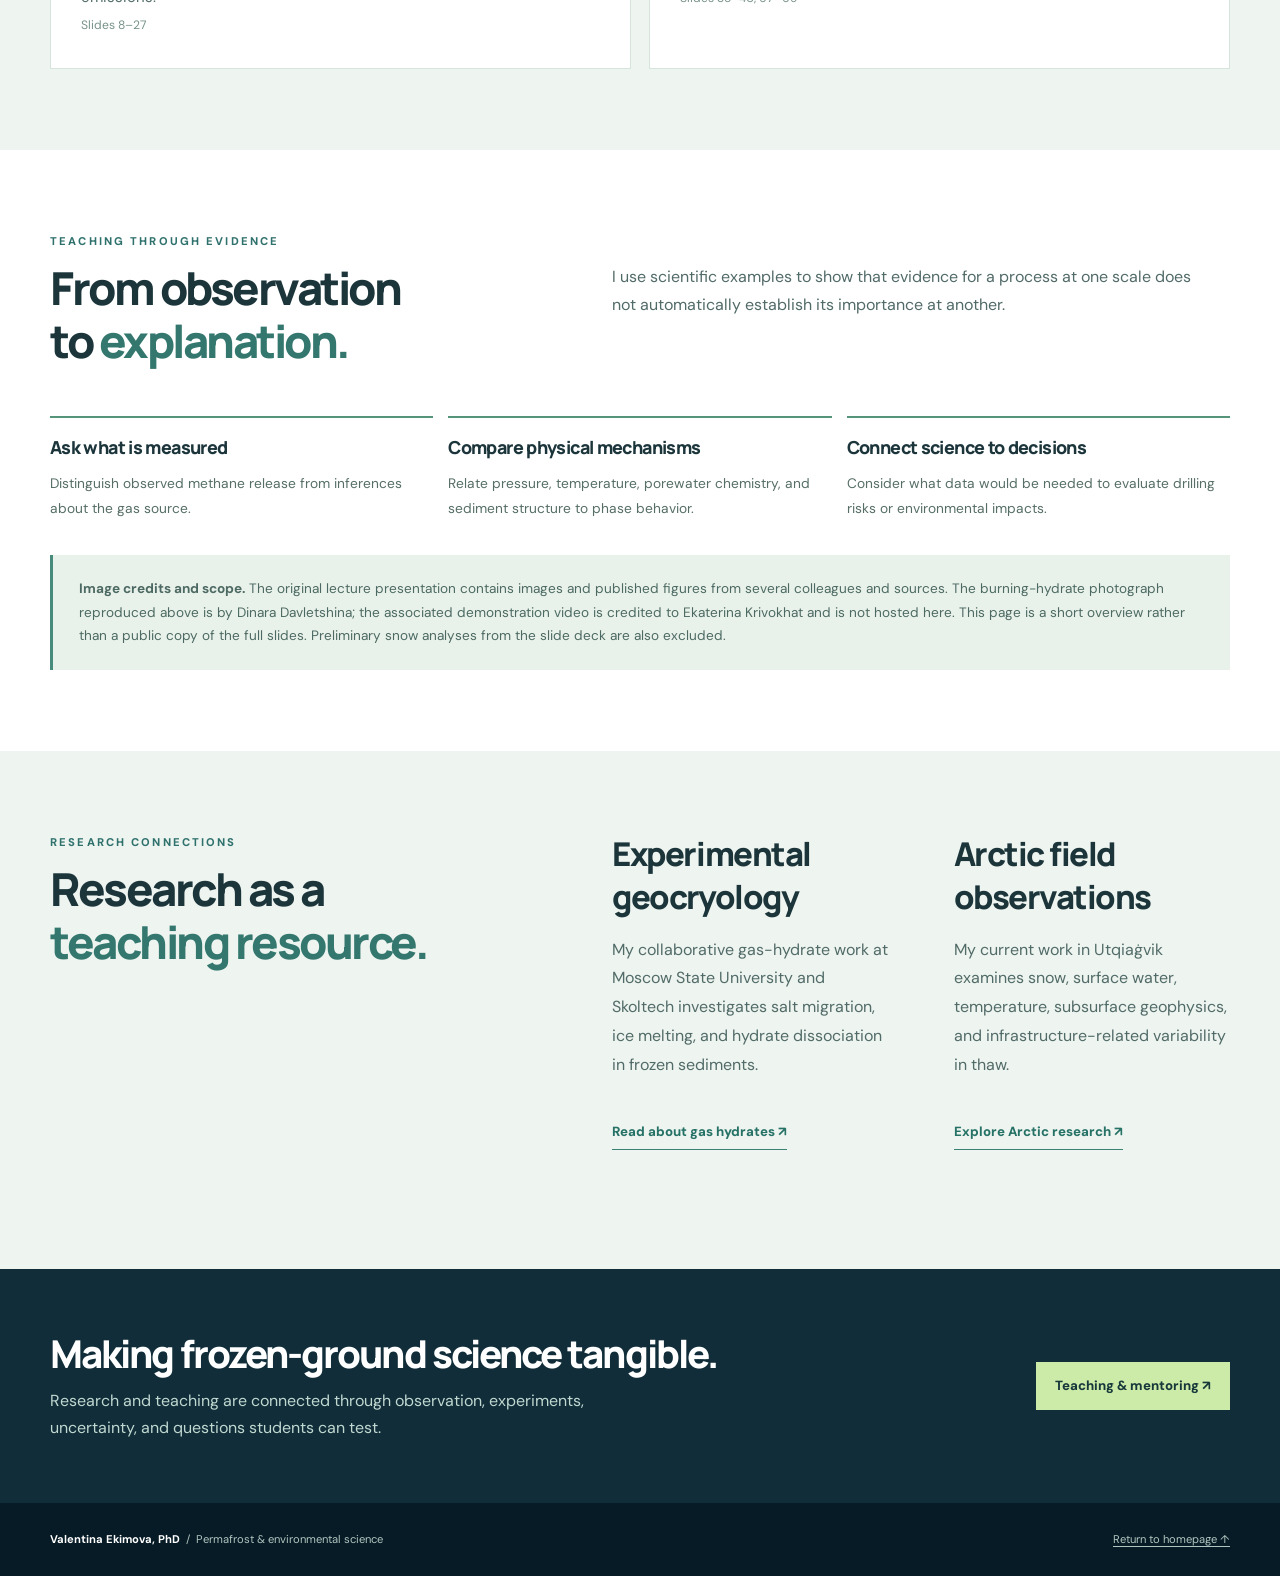
<file: frozen-fire.html>
<!doctype html><html lang="en"><head><meta charset="utf-8"><meta name="viewport" content="width=device-width,initial-scale=1">
<meta name="theme-color" content="#102d39"><meta name="description" content="Frozen Fire: an environmental sciences undergraduate seminar on methane, permafrost, and gas hydrates by Valentina Ekimova.">
<title>Frozen Fire — Undergraduate Seminar | Valentina Ekimova</title>
<link rel="preconnect" href="https://fonts.googleapis.com"><link rel="preconnect" href="https://fonts.gstatic.com" crossorigin>
<link href="https://fonts.googleapis.com/css2?family=DM+Sans:wght@400;500;600;700&family=Manrope:wght@400;500;600;700;800&display=swap" rel="stylesheet">
<link rel="stylesheet" href="styles.css"><link rel="stylesheet" href="profile-pages.css">
<style>
.ff-hero{background:#102d39;color:#f3f9f2;padding:80px 0}.ff-hero-grid{display:grid;grid-template-columns:1.15fr .85fr;gap:50px;align-items:center}
.ff-hero h1{font:800 clamp(2.5rem,5vw,4.8rem)/1.1 Manrope,sans-serif;letter-spacing:-.06em;margin:16px 0 25px}.ff-hero h1 em{font-style:normal;color:#cceba8}
.ff-hero p{color:#cfe2d9;font-size:1.02rem;line-height:1.8;max-width:640px}.ff-overline{color:#cceba8;text-transform:uppercase;letter-spacing:.15em;font-weight:800;font-size:.72rem}
.ff-photo{margin:0;position:relative}.ff-photo img{height:450px;width:100%;object-fit:cover;object-position:center 46%;border:1px solid #628783}
.ff-photo figcaption{font-size:.74rem;color:#cae0d4;line-height:1.55;padding:12px 0}
.ff-cards{display:grid;grid-template-columns:repeat(2,minmax(0,1fr));gap:18px}.ff-card{background:#fff;border:1px solid #d6e5dc;padding:30px}
.ff-card span{font-size:.68rem;font-weight:800;letter-spacing:.12em;color:#387e73}.ff-card h3{font:800 1.5rem/1.3 Manrope,sans-serif;letter-spacing:-.035em;margin:14px 0;color:#204447}.ff-card p{font-size:.94rem;color:#526e69;line-height:1.8}.ff-card small{font-size:.76rem;color:#78938a}
.ff-learn{display:grid;grid-template-columns:repeat(3,1fr);gap:15px}.ff-learn article{border-top:2px solid #55967b;padding-top:17px}.ff-learn h3{font:800 1.12rem Manrope,sans-serif;letter-spacing:-.035em}.ff-learn p{font-size:.86rem;color:#566e67}
.ff-credit{background:#e9f2ea;border-left:3px solid #478b7c;padding:22px 26px;margin-top:34px;color:#4c6a63;font-size:.85rem;line-height:1.75}
.ff-links{display:flex;gap:13px;flex-wrap:wrap;margin-top:26px}.ff-links a{padding:11px 16px;background:#cceba8;color:#173b3d;font-weight:800;font-size:.82rem}.ff-links a+ a{background:transparent;color:#eef5e9;border:1px solid #82a899}
@media(max-width:850px){.ff-hero-grid{grid-template-columns:1fr}.ff-photo img{height:350px}.ff-learn{grid-template-columns:1fr}}
@media(max-width:620px){.ff-hero{padding:55px 0}.ff-cards{grid-template-columns:1fr}.ff-card{padding:23px}.ff-hero h1{font-size:clamp(2.4rem,10vw,3.5rem)}}
.ff-photo{background:#070a10;border:1px solid #567f7b;padding:12px}.ff-photo img{object-fit:contain;object-position:center;background:#060809;height:520px;border:0}.ff-photo figcaption{color:#d8eadf}@media(max-width:850px){.ff-photo img{height:480px}}@media(max-width:600px){.ff-photo img{height:410px}}</style></head><body>
<a href="#main" class="skip-link">Skip to content</a>
<header class="detail-header"><div class="container"><a class="detail-brand" href="index.html"><span class="detail-mark" aria-hidden="true">✳</span><span>Valentina Ekimova<em>Permafrost &amp; Arctic Science</em></span></a><nav class="detail-nav" aria-label="Site navigation"><a href="index.html">Home</a><a href="research.html">Research</a><a href="hydrates.html">Gas hydrates</a><a href="teaching.html">Teaching</a><a href="cv.html">CV</a></nav></div></header>
<main id="main">
<section class="ff-hero"><div class="container ff-hero-grid"><div><span class="ff-overline">Environmental Sciences Undergraduate Seminar</span><h1>Frozen Fire: <em>Methane, Permafrost, and Gas Hydrates</em> in a Rapidly Changing Arctic.</h1>
<p>This interdisciplinary seminar connects the physical behavior of frozen sediments with gas-hydrate stability, methane observations across the Arctic, and related environmental and engineering questions.</p>
<p>I draw on my earlier laboratory research and more recent observations of Arctic landscapes to help students move between material-scale mechanisms and larger environmental processes.</p>
<div class="ff-links"><a href="#topics">Seminar themes ↗</a><a href="teaching.html">My teaching approach ↗</a></div></div>
<figure class="ff-photo"><img src="assets/burning-methane-hydrate-davletshina.webp" alt="White sample of methane hydrate burning with blue and orange flames in a laboratory demonstration" loading="eager" width="436" height="977"><figcaption>Burning methane hydrate demonstration. Photograph: Dinara Davletshina. Video: Ekaterina Krivokhat (not reproduced).</figcaption></figure>
</div></section>
<section class="detail-section soft" id="topics"><div class="container"><div class="detail-section-header"><div><p class="overline teal">THE SCIENCE</p><h2>One material system.<br><em>Many processes.</em></h2></div><p>The talk introduces concepts and studies them at different scales, from hydrate-bearing pore space to observations across Arctic landscapes and shelves.</p></div><div class="ff-cards"><article class="ff-card"><span>01 / FROZEN-GROUND MATERIALS</span><h3>More than ice</h3><p>Frozen sediments can contain mineral grains, pore ice, unfrozen water, gases, and gas hydrates. Understanding that mix makes Arctic ground behavior less mysterious.</p><small>Slides 28–34, 49</small></article>
<article class="ff-card"><span>02 / PRESSURE &amp; TEMPERATURE</span><h3>When hydrates are stable</h3><p>Methane hydrates are crystalline compounds whose stability depends on physical conditions. Changes in porewater chemistry and temperature help students connect equations to phase changes.</p><small>Slides 32–34, 53–55</small></article>
<article class="ff-card"><span>03 / OBSERVATIONAL EVIDENCE</span><h3>Where does methane come from?</h3><p>Arctic gas seeps, acoustic observations, and gas-emission craters provide examples for evaluating competing explanations. Methane observations do not, on their own, prove that gas hydrates caused the emissions.</p><small>Slides 8–27</small></article>
<article class="ff-card"><span>04 / APPLICATIONS</span><h3>Science beyond the laboratory</h3><p>Students explore hydrate-related drilling hazards, gas transport, potential resources, and CO₂-hydrate concepts, distinguishing proposed technologies from demonstrated outcomes.</p><small>Slides 35–40, 67–69</small></article></div></div></section>
<section class="detail-section"><div class="container"><div class="detail-section-header"><div><p class="overline teal">TEACHING THROUGH EVIDENCE</p><h2>From observation<br>to <em>explanation.</em></h2></div><p>I use scientific examples to show that evidence for a process at one scale does not automatically establish its importance at another.</p></div>
<div class="ff-learn">
<article><h3>Ask what is measured</h3><p>Distinguish observed methane release from inferences about the gas source.</p></article>
<article><h3>Compare physical mechanisms</h3><p>Relate pressure, temperature, porewater chemistry, and sediment structure to phase behavior.</p></article>
<article><h3>Connect science to decisions</h3><p>Consider what data would be needed to evaluate drilling risks or environmental impacts.</p></article>
</div><div class="ff-credit"><strong>Image credits and scope.</strong> The original lecture presentation contains images and published figures from several colleagues and sources. The burning-hydrate photograph reproduced above is by Dinara Davletshina; the associated demonstration video is credited to Ekaterina Krivokhat and is not hosted here. This page is a short overview rather than a public copy of the full slides. Preliminary snow analyses from the slide deck are also excluded.</div>
</div></section>
<section class="detail-section soft"><div class="container"><div class="detail-section-header"><div><p class="overline teal">RESEARCH CONNECTIONS</p><h2>Research as a<br><em>teaching resource.</em></h2></div><div class="detail-story"><div><h3>Experimental geocryology</h3><p>My collaborative gas-hydrate work at Moscow State University and Skoltech investigates salt migration, ice melting, and hydrate dissociation in frozen sediments.</p><a class="detail-link" href="hydrates.html">Read about gas hydrates ↗</a></div><div><h3>Arctic field observations</h3><p>My current work in Utqiaġvik examines snow, surface water, temperature, subsurface geophysics, and infrastructure-related variability in thaw.</p><a class="detail-link" href="research.html">Explore Arctic research ↗</a></div></div></div></section>
<section class="detail-cta"><div class="container detail-cta-inner"><div><h2>Making frozen-ground science tangible.</h2><p>Research and teaching are connected through observation, experiments, uncertainty, and questions students can test.</p></div><a href="teaching.html">Teaching &amp; mentoring ↗</a></div></section>
</main><footer><div class="container footer-inner"><span><strong>Valentina Ekimova, PhD</strong> &nbsp;/&nbsp; Permafrost &amp; environmental science</span><span><a href="index.html">Return to homepage ↑</a></span></div></footer></body></html>
</file>
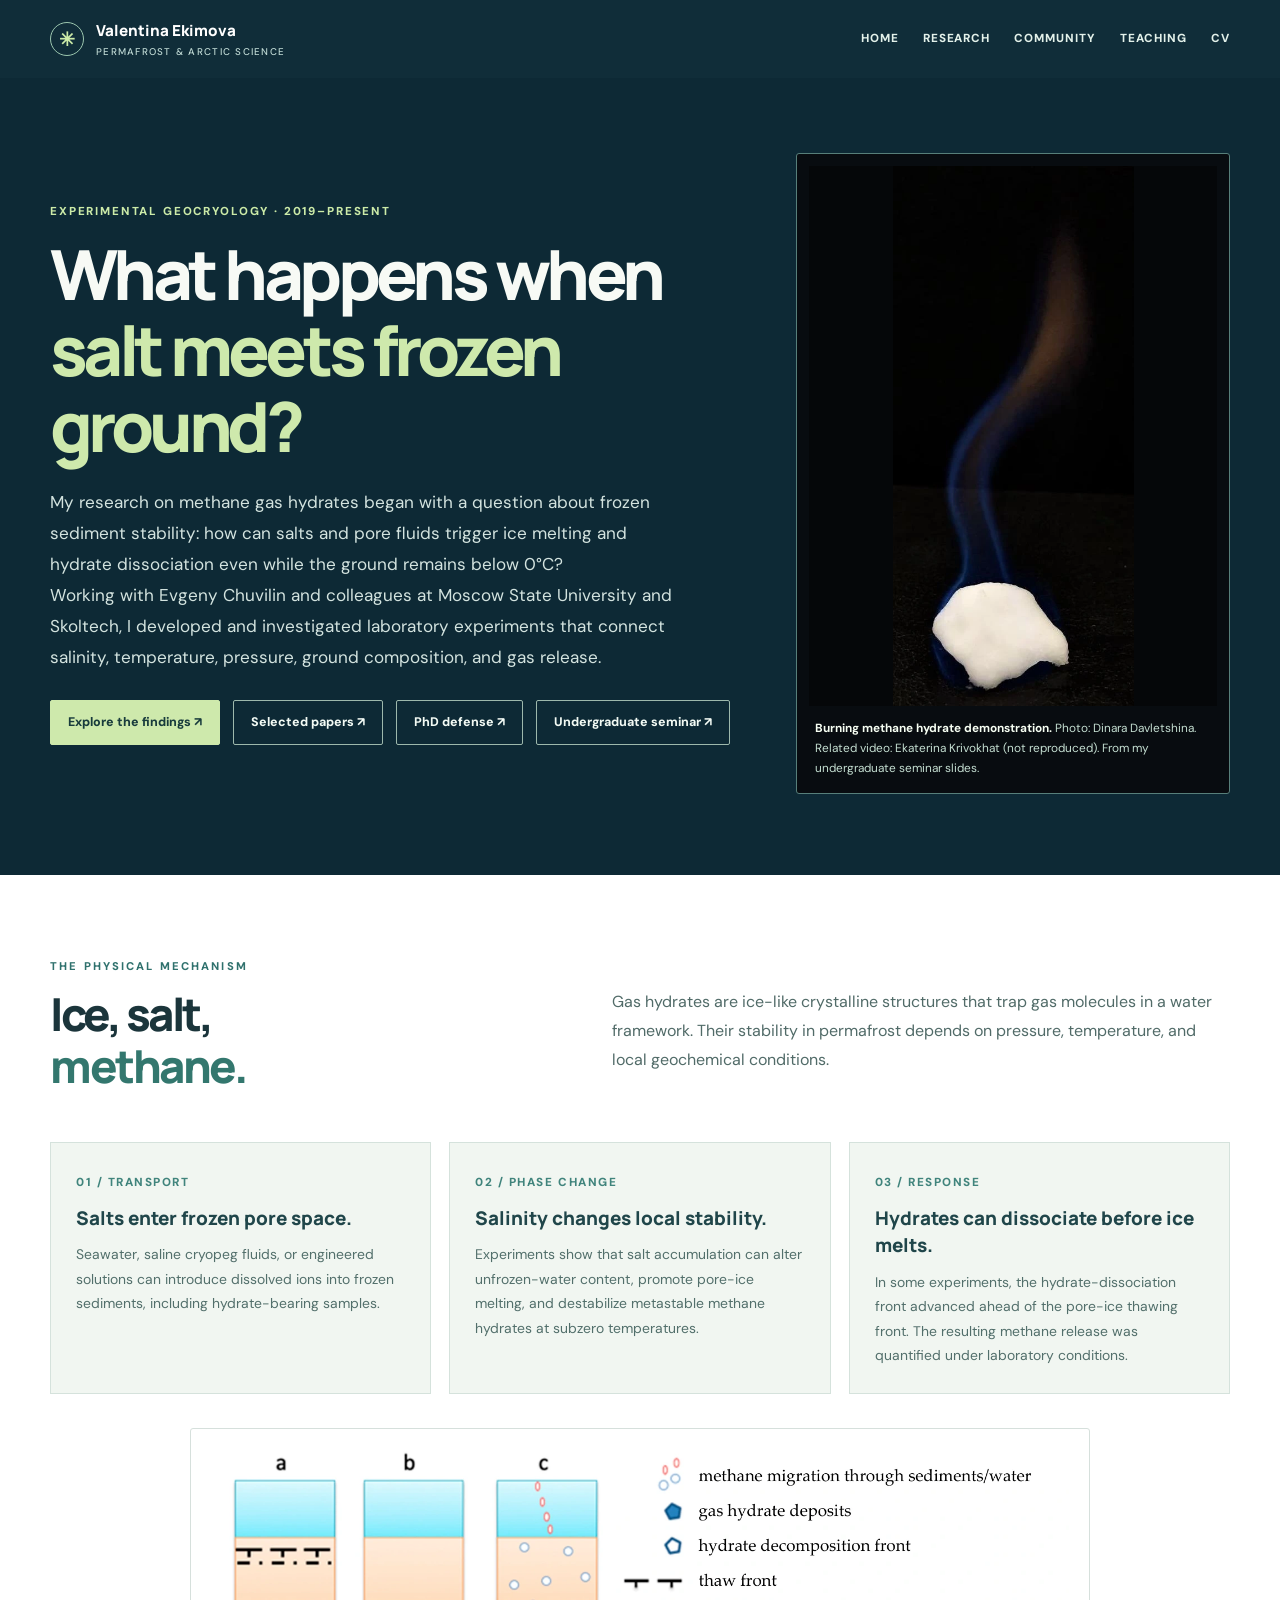
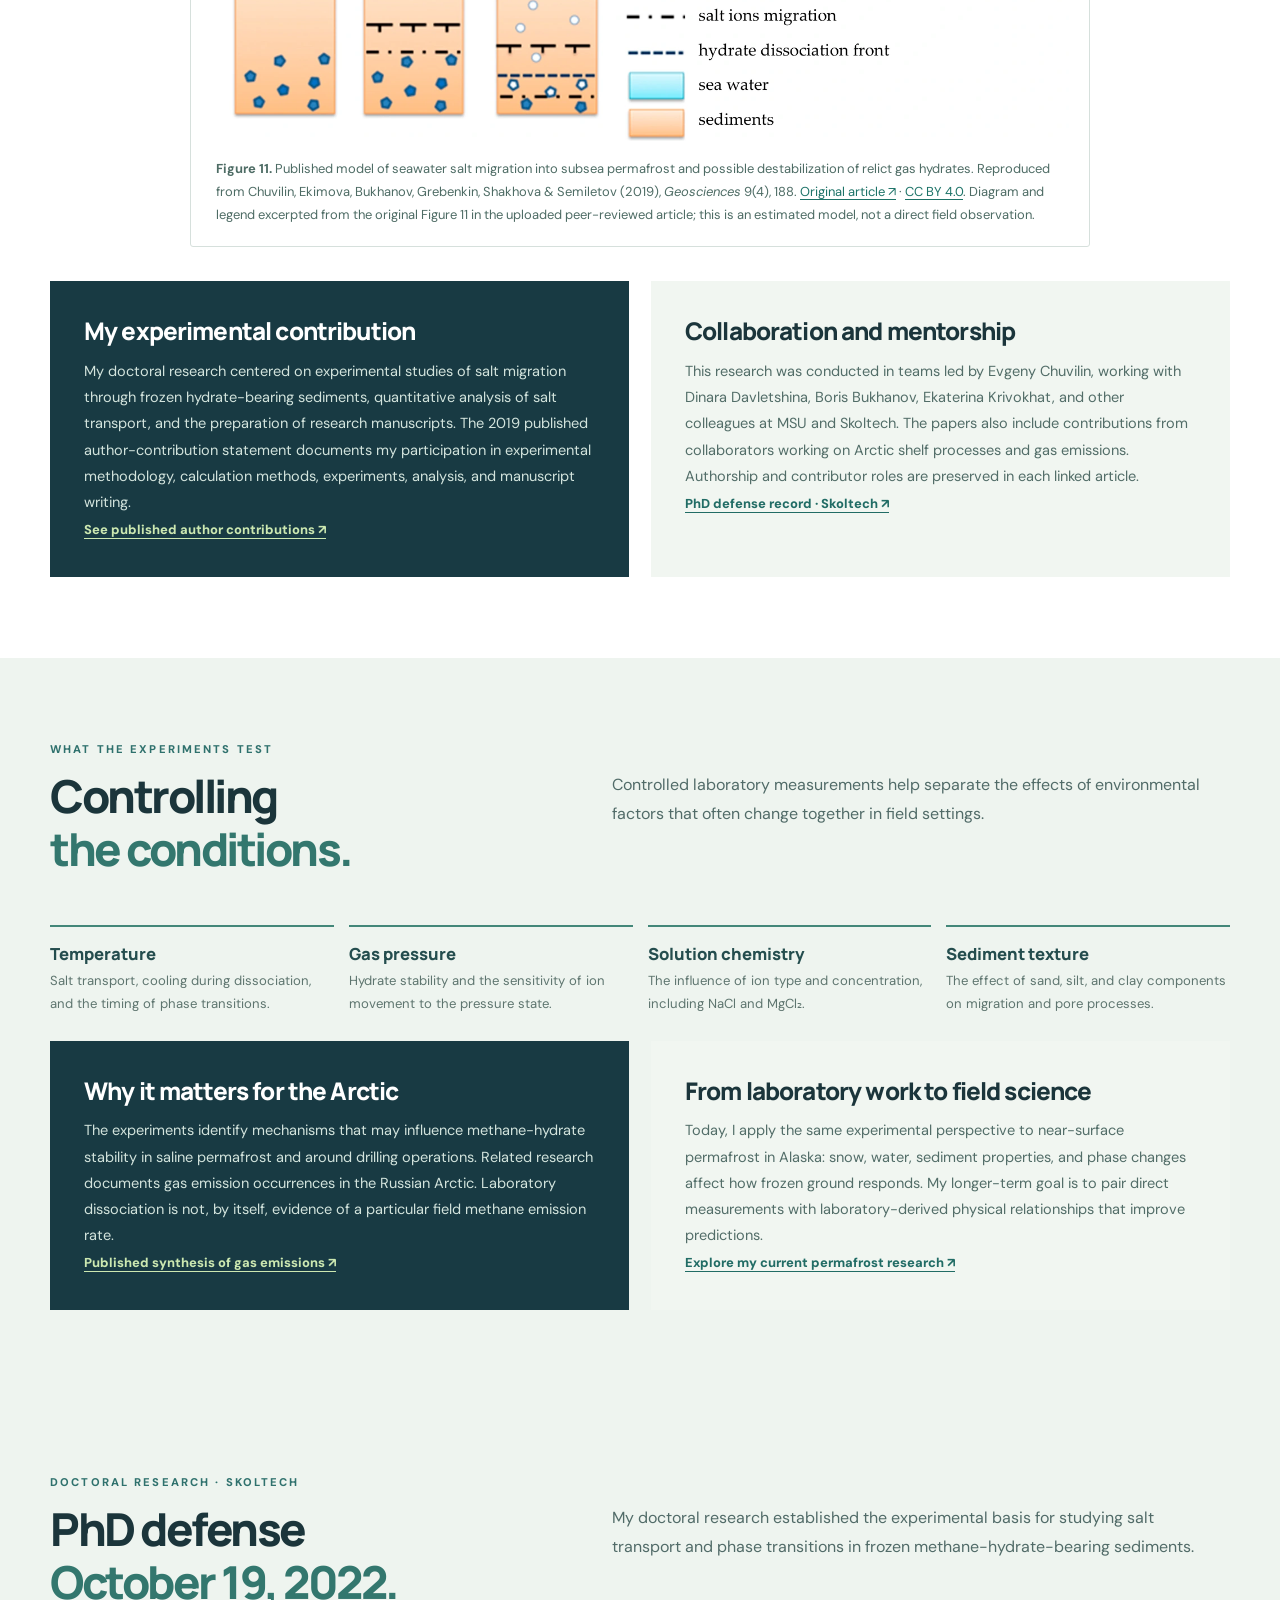
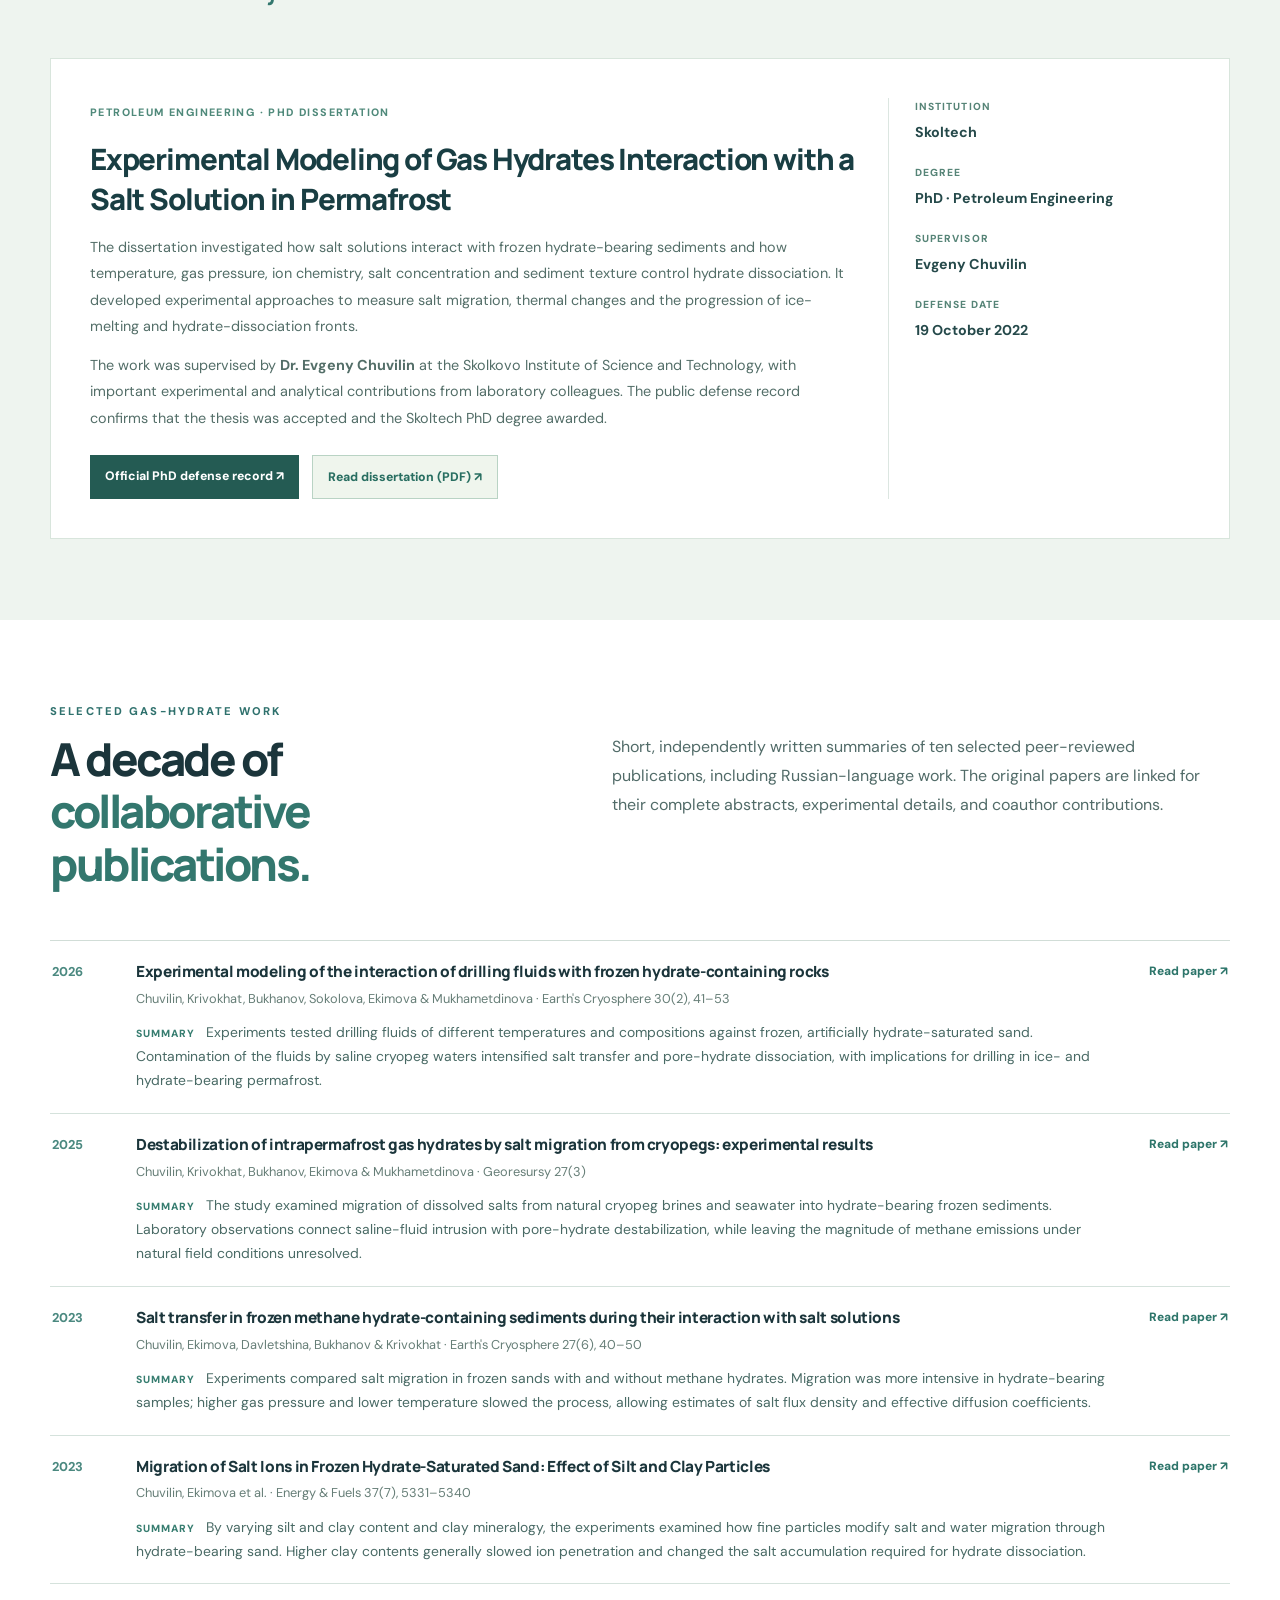
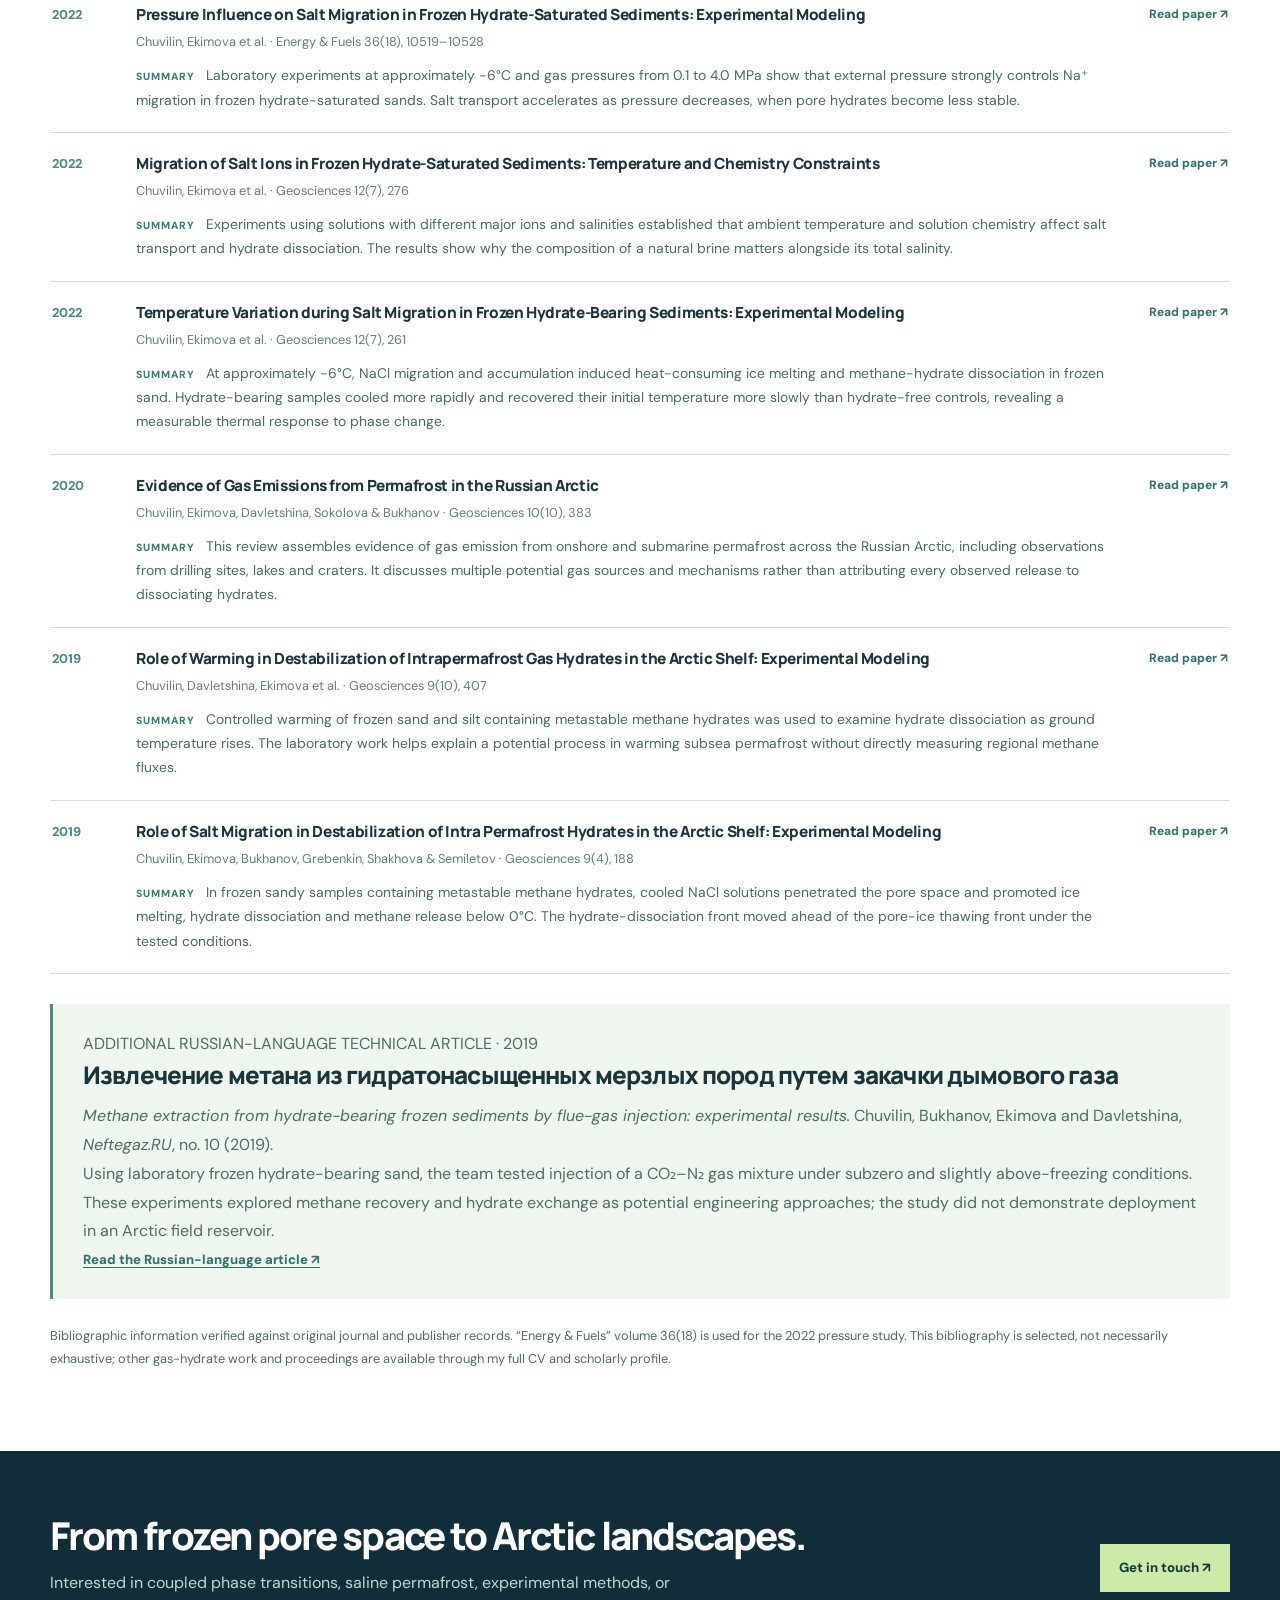
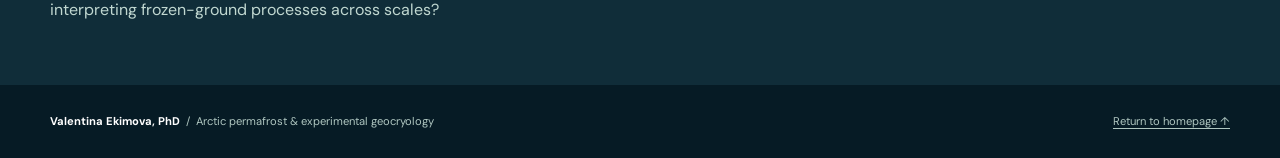
<file: hydrates.html>
<!doctype html><html lang="en"><head>
<meta charset="utf-8"><meta name="viewport" content="width=device-width,initial-scale=1">
<meta name="theme-color" content="#102d39"><meta name="description" content="Valentina Ekimova's experimental geocryology research on methane gas hydrates, salt migration, cryopegs, and heat and mass transfer in frozen sediments.">
<title>Gas Hydrates &amp; Frozen Sediments | Valentina Ekimova, PhD</title>
<link rel="preconnect" href="https://fonts.googleapis.com"><link rel="preconnect" href="https://fonts.gstatic.com" crossorigin>
<link href="https://fonts.googleapis.com/css2?family=DM+Sans:wght@400;500;600;700&family=Manrope:wght@400;500;600;700;800&display=swap" rel="stylesheet">
<link rel="stylesheet" href="styles.css"><link rel="stylesheet" href="profile-pages.css">
<style>
.hyd-hero{background:#0d2935;color:#f7faf5;padding:75px 0 81px;overflow:hidden}
.hyd-hero-grid{display:grid;grid-template-columns:1fr 0.91fr;gap:55px;align-items:center}
.hyd-hero h1{font:800 clamp(2.5rem,5.4vw,5rem)/1.1 Manrope,Arial,sans-serif;letter-spacing:-.066em;margin:15px 0 23px}
.hyd-hero h1 em{font-style:normal;color:#cee9ac}
.hyd-hero .sub{font-size:1.07rem;line-height:1.8;color:#d3e3df;max-width:630px}
.hyd-hero .detail-kicker{margin:0}
.hyd-hero-links{display:flex;gap:13px;flex-wrap:wrap;margin-top:28px}
.hyd-hero-links a{display:inline-flex;padding:11px 17px;font-size:.78rem;font-weight:800;border:1px solid #9db8ac;border-radius:2px}
.hyd-hero-links a:first-child{background:#cee9ac;color:#183b3c;border-color:#cee9ac}
.hyd-hero-links a:not(:first-child){color:#f2faf4}
.hyd-figure{border:1px solid #618a83;border-radius:3px;background:linear-gradient(145deg,#193945,#214c55);padding:17px;margin:0}
.hyd-figure svg{width:100%;height:auto;display:block}
.hyd-figure figcaption{color:#d0e4db;font-size:.74rem;line-height:1.65;padding:7px 12px 4px}
.hyd-process{display:grid;grid-template-columns:repeat(3,minmax(0,1fr));gap:18px}
.hyd-step{background:#f1f6f1;border:1px solid #d5e2dc;padding:25px}
.hyd-step strong{font:800 1.18rem/1.45 Manrope,sans-serif;display:block;margin:10px 0;color:#20464a}
.hyd-step .marker{font-size:.73rem;color:#40847c;letter-spacing:.13em;font-weight:800}
.hyd-step p{margin:0;font-size:.87rem;color:#526f6b;line-height:1.76}
.hyd-bridge{display:grid;grid-template-columns:1fr 1fr;gap:22px;margin-top:25px}
.hyd-bridge article{padding:34px;background:#f1f6f1}
.hyd-bridge p{font-size:.91rem;color:#526d68}
.hyd-bridge article:first-child{background:#183a43;color:white}
.hyd-bridge article:first-child h3{color:white}
.hyd-bridge article:first-child p{color:#d3e4dd}
.hyd-bridge a{font-size:.81rem;font-weight:800;color:#216c65;text-decoration:underline;text-underline-offset:4px}
.hyd-bridge article:first-child a{color:#cce8b1}
.hyd-list{display:grid;grid-template-columns:repeat(4,1fr);gap:15px}
.hyd-list div{border-top:2px solid #438779;padding-top:15px}
.hyd-list strong{font:800 1.04rem Manrope,sans-serif;color:#244d4e}
.hyd-list p{color:#5e756f;font-size:.82rem}
.hyd-papers{margin-top:30px;border-top:1px solid #d1ddd7}
.hydrate-paper{display:grid;grid-template-columns:67px minmax(0,1fr) 85px;align-items:start;gap:17px;border-bottom:1px solid #d5e2dc;padding:20px 2px}
.hydrate-paper .paper-year{color:#4b8980;font-weight:800;font-size:.8rem}
.hydrate-paper h3{font:800 .96rem/1.43 Manrope,sans-serif;letter-spacing:-.024em;margin:0 0 4px}
.hydrate-paper .paper-cite{font-size:.8rem;color:#667e77;margin:4px 0 3px}
.hydrate-paper .paper-note{font-size:.78rem;color:#5f7771;margin:4px 0 0}
.hydrate-paper a{font-weight:800;font-size:.75rem;text-align:right;color:#2d756a}
.hydrate-paper a:hover{text-decoration:underline}
.hyd-disclaimer{margin-top:25px;color:#687e79;font-size:.8rem;line-height:1.75}
.hyd-subhead{max-width:800px;margin-bottom:31px}
.hyd-subhead p{font-size:1rem;color:#546f69;line-height:1.8}
@media(max-width:900px){.hyd-hero-grid{grid-template-columns:1fr;gap:30px}.hyd-hero{padding:55px 0}.hyd-figure{max-width:670px}.hyd-list{grid-template-columns:1fr 1fr}}
@media(max-width:700px){.hyd-process,.hyd-bridge{grid-template-columns:1fr}.hydrate-paper{grid-template-columns:48px 1fr;gap:12px}.hydrate-paper a{grid-column:2;text-align:left}.hyd-hero h1{font-size:clamp(2.45rem,10vw,4rem)}.hyd-figure{padding:7px}.hyd-list{grid-template-columns:1fr}}

.hyd-hero-grid{grid-template-columns:1.13fr .7fr;gap:46px}
.hyd-photo{margin:0;background:#080c10;border:1px solid #577f7a;padding:12px;border-radius:3px}
.hyd-photo img{display:block;width:100%;height:540px;object-fit:contain;object-position:center;background:#050709}
.hyd-photo figcaption{font-size:.74rem;line-height:1.7;color:#c4ded1;padding:12px 6px 3px}
.hyd-photo figcaption strong{color:#f7fff3}
.hyd-inline-figure{max-width:700px;margin:32px auto 35px}
@media(max-width:900px){.hyd-hero-grid{grid-template-columns:1fr}.hyd-photo{max-width:550px}.hyd-photo img{height:480px}}
@media(max-width:600px){.hyd-photo img{height:420px}}
.hyd-published-figure{background:#fff;border:1px solid #d6e0dc;padding:20px;max-width:900px;margin:34px auto}
.hyd-published-figure>a{display:block;min-height:150px}
.hyd-published-figure img{display:block;width:100%;height:auto;max-height:640px;object-fit:contain;background:white}
.hyd-published-figure figcaption{font-size:.81rem;line-height:1.8;color:#4e6c65;padding:16px 5px 0}
.hyd-published-figure figcaption a{color:#1d7368;text-decoration:underline;text-underline-offset:3px}
.hyd-image-fallback{color:#426d63;font-weight:700;padding:20px;background:#eef3ef}
@media(max-width:600px){.hyd-published-figure{padding:10px}.hyd-published-figure figcaption{font-size:.74rem}}

/* Short academic summaries and doctoral defense */
.hydrate-paper .paper-summary{font-size:.87rem;color:#496a65;line-height:1.75;margin:10px 0 0}
.paper-summary-label{font-size:.65rem;font-weight:800;letter-spacing:.1em;text-transform:uppercase;color:#377d70;margin-right:7px}
.hydrate-paper a{white-space:nowrap}
.hyd-defense-panel{display:grid;grid-template-columns:minmax(0,1.65fr) minmax(230px,.65fr);gap:30px;background:white;border:1px solid #d8e5dc;padding:39px}
.hyd-defense-label{font-size:.67rem;letter-spacing:.13em;font-weight:800;color:#4f897a}
.hyd-defense-main h3{font:800 clamp(1.35rem,2.3vw,2rem)/1.35 Manrope,sans-serif;letter-spacing:-.04em;color:#193e43;margin:15px 0}
.hyd-defense-main p{font-size:.9rem;line-height:1.82;color:#536e68;margin-top:13px}
.hyd-defense-actions{display:flex;gap:13px;flex-wrap:wrap;margin-top:24px}
.hyd-defense-actions a{font-size:.77rem;font-weight:800;background:#245b53;color:white;padding:11px 15px}
.hyd-defense-actions a+a{background:#eff5ed;border:1px solid #b9d3c4;color:#286e61}
.hyd-defense-meta{display:grid;align-content:start;gap:19px;border-left:1px solid #dce6e1;padding-left:26px}
.hyd-defense-meta span{display:block;font-size:.64rem;letter-spacing:.11em;font-weight:800;color:#568477;margin-bottom:6px}
.hyd-defense-meta strong{display:block;color:#25494a;font-size:.89rem}
@media(max-width:800px){.hyd-defense-panel{grid-template-columns:1fr;padding:26px}.hyd-defense-meta{grid-template-columns:repeat(2,minmax(0,1fr));border-left:0;border-top:1px solid #dce6e1;padding:22px 0 0}}
@media(max-width:530px){.hyd-defense-meta{grid-template-columns:1fr}.hydrate-paper a{white-space:normal}}
</style></head><body>
<a class="skip-link" href="#content">Skip to content</a>
<header class="detail-header"><div class="container"><a class="detail-brand" href="index.html"><span class="detail-mark" aria-hidden="true">✳</span><span>Valentina Ekimova<em>Permafrost &amp; Arctic Science</em></span></a><nav class="detail-nav" aria-label="Section navigation"><a href="index.html">Home</a><a href="research.html">Research</a><a href="community.html">Community</a><a href="teaching.html">Teaching</a><a href="cv.html">CV</a></nav></div></header>
<main id="content">
<section class="hyd-hero"><div class="container hyd-hero-grid">
<div><p class="detail-kicker">EXPERIMENTAL GEOCRYOLOGY · 2019–PRESENT</p><h1>What happens when <em>salt meets frozen ground?</em></h1><p class="sub">My research on methane gas hydrates began with a question about frozen sediment stability: how can salts and pore fluids trigger ice melting and hydrate dissociation even while the ground remains below 0°C?</p><p class="sub">Working with Evgeny Chuvilin and colleagues at Moscow State University and Skoltech, I developed and investigated laboratory experiments that connect salinity, temperature, pressure, ground composition, and gas release.</p><div class="hyd-hero-links"><a href="#findings">Explore the findings ↗</a><a href="#publications">Selected papers ↗</a><a href="#phd-defense">PhD defense ↗</a><a href="frozen-fire.html">Undergraduate seminar ↗</a></div></div>
<figure class="hyd-photo"><img src="assets/burning-methane-hydrate-davletshina.webp" alt="A small white sample of methane gas hydrate burning with blue and orange flame against a dark background" loading="eager" width="436" height="977"><figcaption><strong>Burning methane hydrate demonstration.</strong> Photo: Dinara Davletshina. Related video: Ekaterina Krivokhat (not reproduced). From my undergraduate seminar slides.</figcaption></figure>
</div></section>
<section class="detail-section" id="findings"><div class="container">
<div class="detail-section-header"><div><p class="overline teal">THE PHYSICAL MECHANISM</p><h2>Ice, salt,<br><em>methane.</em></h2></div><p>Gas hydrates are ice-like crystalline structures that trap gas molecules in a water framework. Their stability in permafrost depends on pressure, temperature, and local geochemical conditions.</p></div>
<div class="hyd-process">
<article class="hyd-step"><span class="marker">01 / TRANSPORT</span><strong>Salts enter frozen pore space.</strong><p>Seawater, saline cryopeg fluids, or engineered solutions can introduce dissolved ions into frozen sediments, including hydrate-bearing samples.</p></article>
<article class="hyd-step"><span class="marker">02 / PHASE CHANGE</span><strong>Salinity changes local stability.</strong><p>Experiments show that salt accumulation can alter unfrozen-water content, promote pore-ice melting, and destabilize metastable methane hydrates at subzero temperatures.</p></article>
<article class="hyd-step"><span class="marker">03 / RESPONSE</span><strong>Hydrates can dissociate before ice melts.</strong><p>In some experiments, the hydrate-dissociation front advanced ahead of the pore-ice thawing front. The resulting methane release was quantified under laboratory conditions.</p></article>
</div>
<figure class="hyd-figure hyd-published-figure" id="salt-migration-figure">
  <a href="https://doi.org/10.3390/geosciences9040188" target="_blank" rel="noopener noreferrer" aria-label="Open the original 2019 salt-migration paper containing Figure 11">
    <img src="assets/figure-11-salt-migration.webp" width="1525" height="519" alt="Published Figure 11 from Chuvilin and coauthors (2019): three-panel estimated model of seawater contact, inward salt migration, pore-hydrate destabilization and methane movement in submarine permafrost." loading="lazy" decoding="async">
  </a>
  <figcaption><strong>Figure 11.</strong> Published model of seawater salt migration into subsea permafrost and possible destabilization of relict gas hydrates. Reproduced from Chuvilin, Ekimova, Bukhanov, Grebenkin, Shakhova &amp; Semiletov (2019), <em>Geosciences</em> 9(4), 188. <a href="https://doi.org/10.3390/geosciences9040188" target="_blank" rel="noopener noreferrer">Original article ↗</a> · <a href="https://creativecommons.org/licenses/by/4.0/" target="_blank" rel="noopener noreferrer">CC BY 4.0</a>. Diagram and legend excerpted from the original Figure 11 in the uploaded peer-reviewed article; this is an estimated model, not a direct field observation.</figcaption>
</figure>
<div class="hyd-bridge">
<article><h3>My experimental contribution</h3><p>My doctoral research centered on experimental studies of salt migration through frozen hydrate-bearing sediments, quantitative analysis of salt transport, and the preparation of research manuscripts. The 2019 published author-contribution statement documents my participation in experimental methodology, calculation methods, experiments, analysis, and manuscript writing.</p><a href="https://doi.org/10.3390/geosciences9040188" target="_blank" rel="noopener noreferrer">See published author contributions ↗</a></article>
<article><h3>Collaboration and mentorship</h3><p>This research was conducted in teams led by Evgeny Chuvilin, working with Dinara Davletshina, Boris Bukhanov, Ekaterina Krivokhat, and other colleagues at MSU and Skoltech. The papers also include contributions from collaborators working on Arctic shelf processes and gas emissions. Authorship and contributor roles are preserved in each linked article.</p><a href="https://www.skoltech.ru/en/applicants/valentina-ekimova" target="_blank" rel="noopener noreferrer">PhD defense record · Skoltech ↗</a></article>
</div></div></section>
<section class="detail-section soft"><div class="container">
<div class="detail-section-header"><div><p class="overline teal">WHAT THE EXPERIMENTS TEST</p><h2>Controlling<br><em>the conditions.</em></h2></div><p>Controlled laboratory measurements help separate the effects of environmental factors that often change together in field settings.</p></div>
<div class="hyd-list">
<div><strong>Temperature</strong><p>Salt transport, cooling during dissociation, and the timing of phase transitions.</p></div>
<div><strong>Gas pressure</strong><p>Hydrate stability and the sensitivity of ion movement to the pressure state.</p></div>
<div><strong>Solution chemistry</strong><p>The influence of ion type and concentration, including NaCl and MgCl₂.</p></div>
<div><strong>Sediment texture</strong><p>The effect of sand, silt, and clay components on migration and pore processes.</p></div>
</div>
<div class="hyd-bridge">
<article><h3>Why it matters for the Arctic</h3><p>The experiments identify mechanisms that may influence methane-hydrate stability in saline permafrost and around drilling operations. Related research documents gas emission occurrences in the Russian Arctic. Laboratory dissociation is not, by itself, evidence of a particular field methane emission rate.</p><a href="https://doi.org/10.3390/geosciences10100383" target="_blank" rel="noopener noreferrer">Published synthesis of gas emissions ↗</a></article>
<article><h3>From laboratory work to field science</h3><p>Today, I apply the same experimental perspective to near-surface permafrost in Alaska: snow, water, sediment properties, and phase changes affect how frozen ground responds. My longer-term goal is to pair direct measurements with laboratory-derived physical relationships that improve predictions.</p><a href="research.html">Explore my current permafrost research ↗</a></article>
</div></div></section>
<section class="detail-section soft" id="phd-defense"><div class="container">
<div class="detail-section-header"><div><p class="overline teal">DOCTORAL RESEARCH · SKOLTECH</p><h2>PhD defense<br><em>October 19, 2022.</em></h2></div><p>My doctoral research established the experimental basis for studying salt transport and phase transitions in frozen methane-hydrate-bearing sediments.</p></div>
<div class="hyd-defense-panel"><div class="hyd-defense-main">
<span class="hyd-defense-label">PETROLEUM ENGINEERING · PHD DISSERTATION</span>
<h3>Experimental Modeling of Gas Hydrates Interaction with a Salt Solution in Permafrost</h3>
<p>The dissertation investigated how salt solutions interact with frozen hydrate-bearing sediments and how temperature, gas pressure, ion chemistry, salt concentration and sediment texture control hydrate dissociation. It developed experimental approaches to measure salt migration, thermal changes and the progression of ice-melting and hydrate-dissociation fronts.</p>
<p>The work was supervised by <strong>Dr. Evgeny Chuvilin</strong> at the Skolkovo Institute of Science and Technology, with important experimental and analytical contributions from laboratory colleagues. The public defense record confirms that the thesis was accepted and the Skoltech PhD degree awarded.</p>
<div class="hyd-defense-actions"><a href="https://www.skoltech.ru/en/applicants/valentina-ekimova" target="_blank" rel="noopener noreferrer">Official PhD defense record ↗</a><a href="https://back.skoltech.ru/storage/app/media/defenses/2022/valentina-ekimova/theme/thesis1.pdf" target="_blank" rel="noopener noreferrer">Read dissertation (PDF) ↗</a></div>
</div><aside class="hyd-defense-meta"><div><span>INSTITUTION</span><strong>Skoltech</strong></div><div><span>DEGREE</span><strong>PhD · Petroleum Engineering</strong></div><div><span>SUPERVISOR</span><strong>Evgeny Chuvilin</strong></div><div><span>DEFENSE DATE</span><strong>19 October 2022</strong></div></aside></div>
</div></section>
<section class="detail-section" id="publications"><div class="container">
<div class="detail-section-header"><div><p class="overline teal">SELECTED GAS-HYDRATE WORK</p><h2>A decade of<br><em>collaborative publications.</em></h2></div><p>Short, independently written summaries of ten selected peer-reviewed publications, including Russian-language work. The original papers are linked for their complete abstracts, experimental details, and coauthor contributions.</p></div>
<div class="hyd-papers"><article class="hydrate-paper"><span class="paper-year">2026</span><div><h3>Experimental modeling of the interaction of drilling fluids with frozen hydrate-containing rocks</h3><p class="paper-cite">Chuvilin, Krivokhat, Bukhanov, Sokolova, Ekimova &amp; Mukhametdinova · Earth's Cryosphere 30(2), 41–53</p><p class="paper-summary"><span class="paper-summary-label">Summary</span> Experiments tested drilling fluids of different temperatures and compositions against frozen, artificially hydrate-saturated sand. Contamination of the fluids by saline cryopeg waters intensified salt transfer and pore-hydrate dissociation, with implications for drilling in ice- and hydrate-bearing permafrost.</p></div><a href="https://doi.org/10.15372/KZ20260204" target="_blank" rel="noopener noreferrer" aria-label="View DOI for Experimental modeling of the interaction of drilling fluids with frozen hydrate-containing rocks">Read paper ↗</a></article>
<article class="hydrate-paper"><span class="paper-year">2025</span><div><h3>Destabilization of intrapermafrost gas hydrates by salt migration from cryopegs: experimental results</h3><p class="paper-cite">Chuvilin, Krivokhat, Bukhanov, Ekimova &amp; Mukhametdinova · Georesursy 27(3)</p><p class="paper-summary"><span class="paper-summary-label">Summary</span> The study examined migration of dissolved salts from natural cryopeg brines and seawater into hydrate-bearing frozen sediments. Laboratory observations connect saline-fluid intrusion with pore-hydrate destabilization, while leaving the magnitude of methane emissions under natural field conditions unresolved.</p></div><a href="https://doi.org/10.18599/grs.2025.3.6" target="_blank" rel="noopener noreferrer" aria-label="View DOI for Destabilization of intrapermafrost gas hydrates by salt migration from cryopegs: experimental results">Read paper ↗</a></article>
<article class="hydrate-paper"><span class="paper-year">2023</span><div><h3>Salt transfer in frozen methane hydrate-containing sediments during their interaction with salt solutions</h3><p class="paper-cite">Chuvilin, Ekimova, Davletshina, Bukhanov &amp; Krivokhat · Earth's Cryosphere 27(6), 40–50</p><p class="paper-summary"><span class="paper-summary-label">Summary</span> Experiments compared salt migration in frozen sands with and without methane hydrates. Migration was more intensive in hydrate-bearing samples; higher gas pressure and lower temperature slowed the process, allowing estimates of salt flux density and effective diffusion coefficients.</p></div><a href="https://doi.org/10.15372/KZ20230604" target="_blank" rel="noopener noreferrer" aria-label="View DOI for Salt transfer in frozen methane hydrate-containing sediments during their interaction with salt solutions">Read paper ↗</a></article>
<article class="hydrate-paper"><span class="paper-year">2023</span><div><h3>Migration of Salt Ions in Frozen Hydrate-Saturated Sand: Effect of Silt and Clay Particles</h3><p class="paper-cite">Chuvilin, Ekimova et al. · Energy &amp; Fuels 37(7), 5331–5340</p><p class="paper-summary"><span class="paper-summary-label">Summary</span> By varying silt and clay content and clay mineralogy, the experiments examined how fine particles modify salt and water migration through hydrate-bearing sand. Higher clay contents generally slowed ion penetration and changed the salt accumulation required for hydrate dissociation.</p></div><a href="https://doi.org/10.1021/acs.energyfuels.3c00274" target="_blank" rel="noopener noreferrer" aria-label="View DOI for Migration of Salt Ions in Frozen Hydrate-Saturated Sand: Effect of Silt and Clay Particles">Read paper ↗</a></article>
<article class="hydrate-paper"><span class="paper-year">2022</span><div><h3>Pressure Influence on Salt Migration in Frozen Hydrate-Saturated Sediments: Experimental Modeling</h3><p class="paper-cite">Chuvilin, Ekimova et al. · Energy &amp; Fuels 36(18), 10519–10528</p><p class="paper-summary"><span class="paper-summary-label">Summary</span> Laboratory experiments at approximately −6°C and gas pressures from 0.1 to 4.0 MPa show that external pressure strongly controls Na⁺ migration in frozen hydrate-saturated sands. Salt transport accelerates as pressure decreases, when pore hydrates become less stable.</p></div><a href="https://doi.org/10.1021/acs.energyfuels.2c01282" target="_blank" rel="noopener noreferrer" aria-label="View DOI for Pressure Influence on Salt Migration in Frozen Hydrate-Saturated Sediments: Experimental Modeling">Read paper ↗</a></article>
<article class="hydrate-paper"><span class="paper-year">2022</span><div><h3>Migration of Salt Ions in Frozen Hydrate-Saturated Sediments: Temperature and Chemistry Constraints</h3><p class="paper-cite">Chuvilin, Ekimova et al. · Geosciences 12(7), 276</p><p class="paper-summary"><span class="paper-summary-label">Summary</span> Experiments using solutions with different major ions and salinities established that ambient temperature and solution chemistry affect salt transport and hydrate dissociation. The results show why the composition of a natural brine matters alongside its total salinity.</p></div><a href="https://doi.org/10.3390/geosciences12070276" target="_blank" rel="noopener noreferrer" aria-label="View DOI for Migration of Salt Ions in Frozen Hydrate-Saturated Sediments: Temperature and Chemistry Constraints">Read paper ↗</a></article>
<article class="hydrate-paper"><span class="paper-year">2022</span><div><h3>Temperature Variation during Salt Migration in Frozen Hydrate-Bearing Sediments: Experimental Modeling</h3><p class="paper-cite">Chuvilin, Ekimova et al. · Geosciences 12(7), 261</p><p class="paper-summary"><span class="paper-summary-label">Summary</span> At approximately −6°C, NaCl migration and accumulation induced heat-consuming ice melting and methane-hydrate dissociation in frozen sand. Hydrate-bearing samples cooled more rapidly and recovered their initial temperature more slowly than hydrate-free controls, revealing a measurable thermal response to phase change.</p></div><a href="https://doi.org/10.3390/geosciences12070261" target="_blank" rel="noopener noreferrer" aria-label="View DOI for Temperature Variation during Salt Migration in Frozen Hydrate-Bearing Sediments: Experimental Modeling">Read paper ↗</a></article>
<article class="hydrate-paper"><span class="paper-year">2020</span><div><h3>Evidence of Gas Emissions from Permafrost in the Russian Arctic</h3><p class="paper-cite">Chuvilin, Ekimova, Davletshina, Sokolova &amp; Bukhanov · Geosciences 10(10), 383</p><p class="paper-summary"><span class="paper-summary-label">Summary</span> This review assembles evidence of gas emission from onshore and submarine permafrost across the Russian Arctic, including observations from drilling sites, lakes and craters. It discusses multiple potential gas sources and mechanisms rather than attributing every observed release to dissociating hydrates.</p></div><a href="https://doi.org/10.3390/geosciences10100383" target="_blank" rel="noopener noreferrer" aria-label="View DOI for Evidence of Gas Emissions from Permafrost in the Russian Arctic">Read paper ↗</a></article>
<article class="hydrate-paper"><span class="paper-year">2019</span><div><h3>Role of Warming in Destabilization of Intrapermafrost Gas Hydrates in the Arctic Shelf: Experimental Modeling</h3><p class="paper-cite">Chuvilin, Davletshina, Ekimova et al. · Geosciences 9(10), 407</p><p class="paper-summary"><span class="paper-summary-label">Summary</span> Controlled warming of frozen sand and silt containing metastable methane hydrates was used to examine hydrate dissociation as ground temperature rises. The laboratory work helps explain a potential process in warming subsea permafrost without directly measuring regional methane fluxes.</p></div><a href="https://doi.org/10.3390/geosciences9100407" target="_blank" rel="noopener noreferrer" aria-label="View DOI for Role of Warming in Destabilization of Intrapermafrost Gas Hydrates in the Arctic Shelf: Experimental Modeling">Read paper ↗</a></article>
<article class="hydrate-paper"><span class="paper-year">2019</span><div><h3>Role of Salt Migration in Destabilization of Intra Permafrost Hydrates in the Arctic Shelf: Experimental Modeling</h3><p class="paper-cite">Chuvilin, Ekimova, Bukhanov, Grebenkin, Shakhova &amp; Semiletov · Geosciences 9(4), 188</p><p class="paper-summary"><span class="paper-summary-label">Summary</span> In frozen sandy samples containing metastable methane hydrates, cooled NaCl solutions penetrated the pore space and promoted ice melting, hydrate dissociation and methane release below 0°C. The hydrate-dissociation front moved ahead of the pore-ice thawing front under the tested conditions.</p></div><a href="https://doi.org/10.3390/geosciences9040188" target="_blank" rel="noopener noreferrer" aria-label="View DOI for Role of Salt Migration in Destabilization of Intra Permafrost Hydrates in the Arctic Shelf: Experimental Modeling">Read paper ↗</a></article></div>
<aside style="margin-top:30px;padding:26px 30px;background:#eff5ef;border-left:3px solid #4d8c7a"><p class="step">ADDITIONAL RUSSIAN-LANGUAGE TECHNICAL ARTICLE · 2019</p><h3>Извлечение метана из гидратонасыщенных мерзлых пород путем закачки дымового газа</h3><p><em>Methane extraction from hydrate-bearing frozen sediments by flue-gas injection: experimental results.</em> Chuvilin, Bukhanov, Ekimova and Davletshina, <em>Neftegaz.RU</em>, no. 10 (2019).</p><p>Using laboratory frozen hydrate-bearing sand, the team tested injection of a CO₂–N₂ gas mixture under subzero and slightly above-freezing conditions. These experiments explored methane recovery and hydrate exchange as potential engineering approaches; the study did not demonstrate deployment in an Arctic field reservoir.</p><a href="https://magazine.neftegaz.ru/articles/nefteservis/500220-izvlechenie-metana-iz-gidratonasyshchennykh-merzlykh-porod-putem-zakachki-dymovogo-gaza-rezultaty-ek/" target="_blank" rel="noopener noreferrer" style="font-size:.82rem;font-weight:800;color:#297568;text-decoration:underline;text-underline-offset:3px">Read the Russian-language article ↗</a></aside><p class="hyd-disclaimer">Bibliographic information verified against original journal and publisher records. “Energy &amp; Fuels” volume 36(18) is used for the 2022 pressure study. This bibliography is selected, not necessarily exhaustive; other gas-hydrate work and proceedings are available through my full CV and scholarly profile.</p>
</div></section>
<section class="detail-cta"><div class="container detail-cta-inner"><div><h2>From frozen pore space to Arctic landscapes.</h2><p>Interested in coupled phase transitions, saline permafrost, experimental methods, or interpreting frozen-ground processes across scales?</p></div><a href="mailto:sqa2tu@virginia.edu">Get in touch ↗</a></div></section>
</main><footer><div class="container footer-inner"><span><strong>Valentina Ekimova, PhD</strong> &nbsp;/&nbsp; Arctic permafrost &amp; experimental geocryology</span><span><a href="index.html">Return to homepage ↑</a></span></div></footer></body></html>
</file>
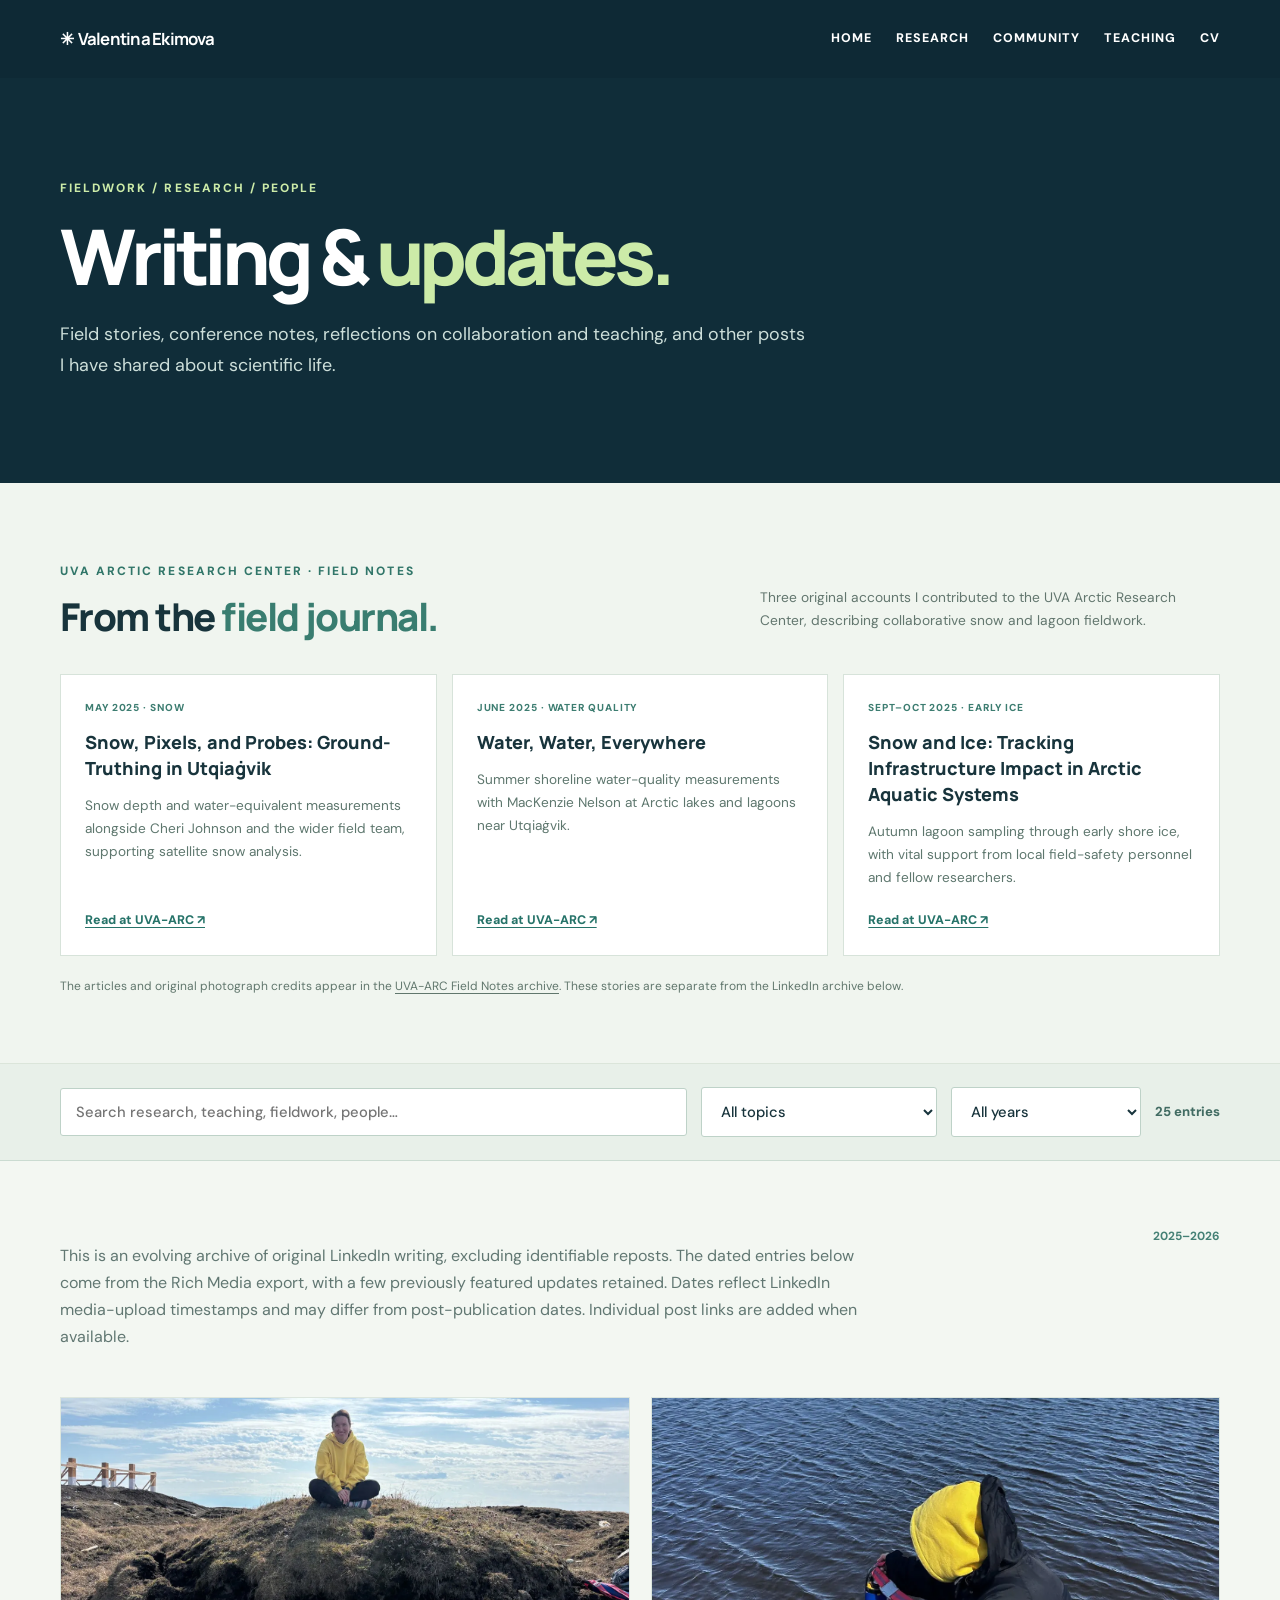
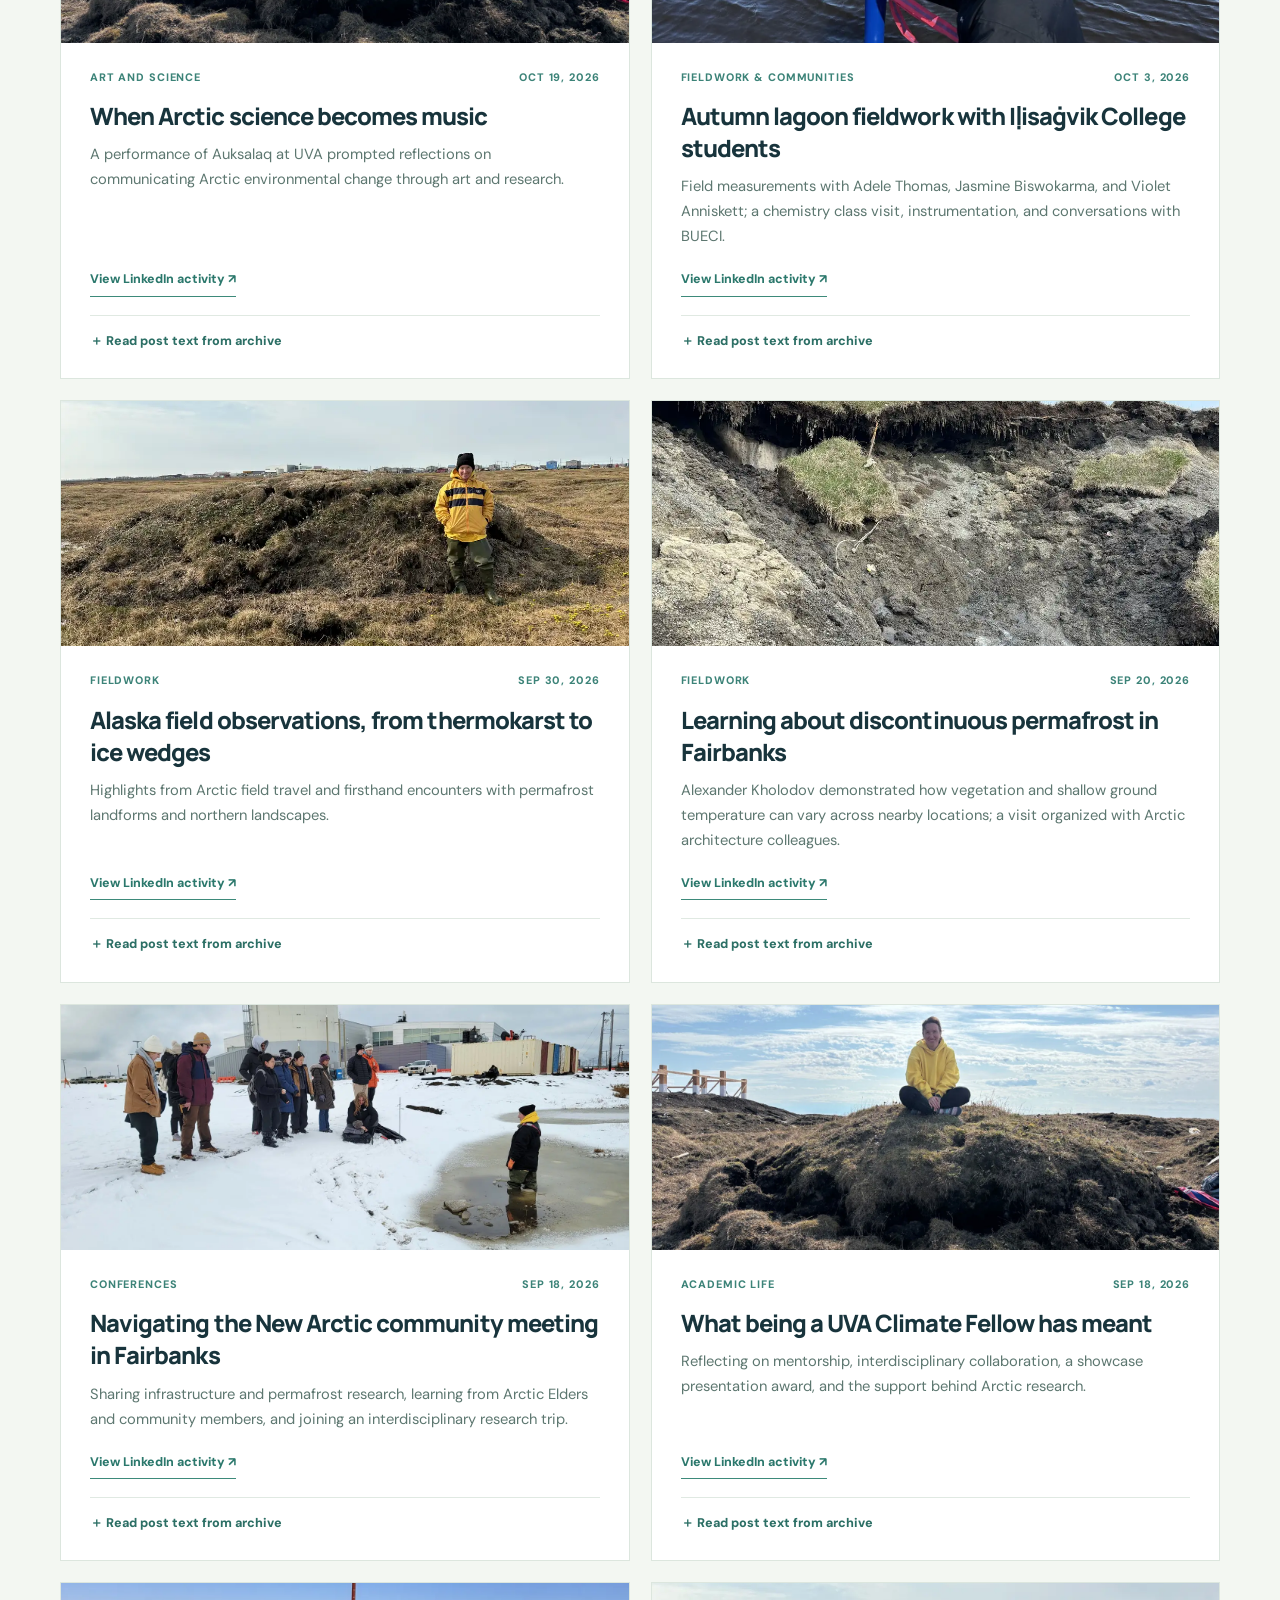
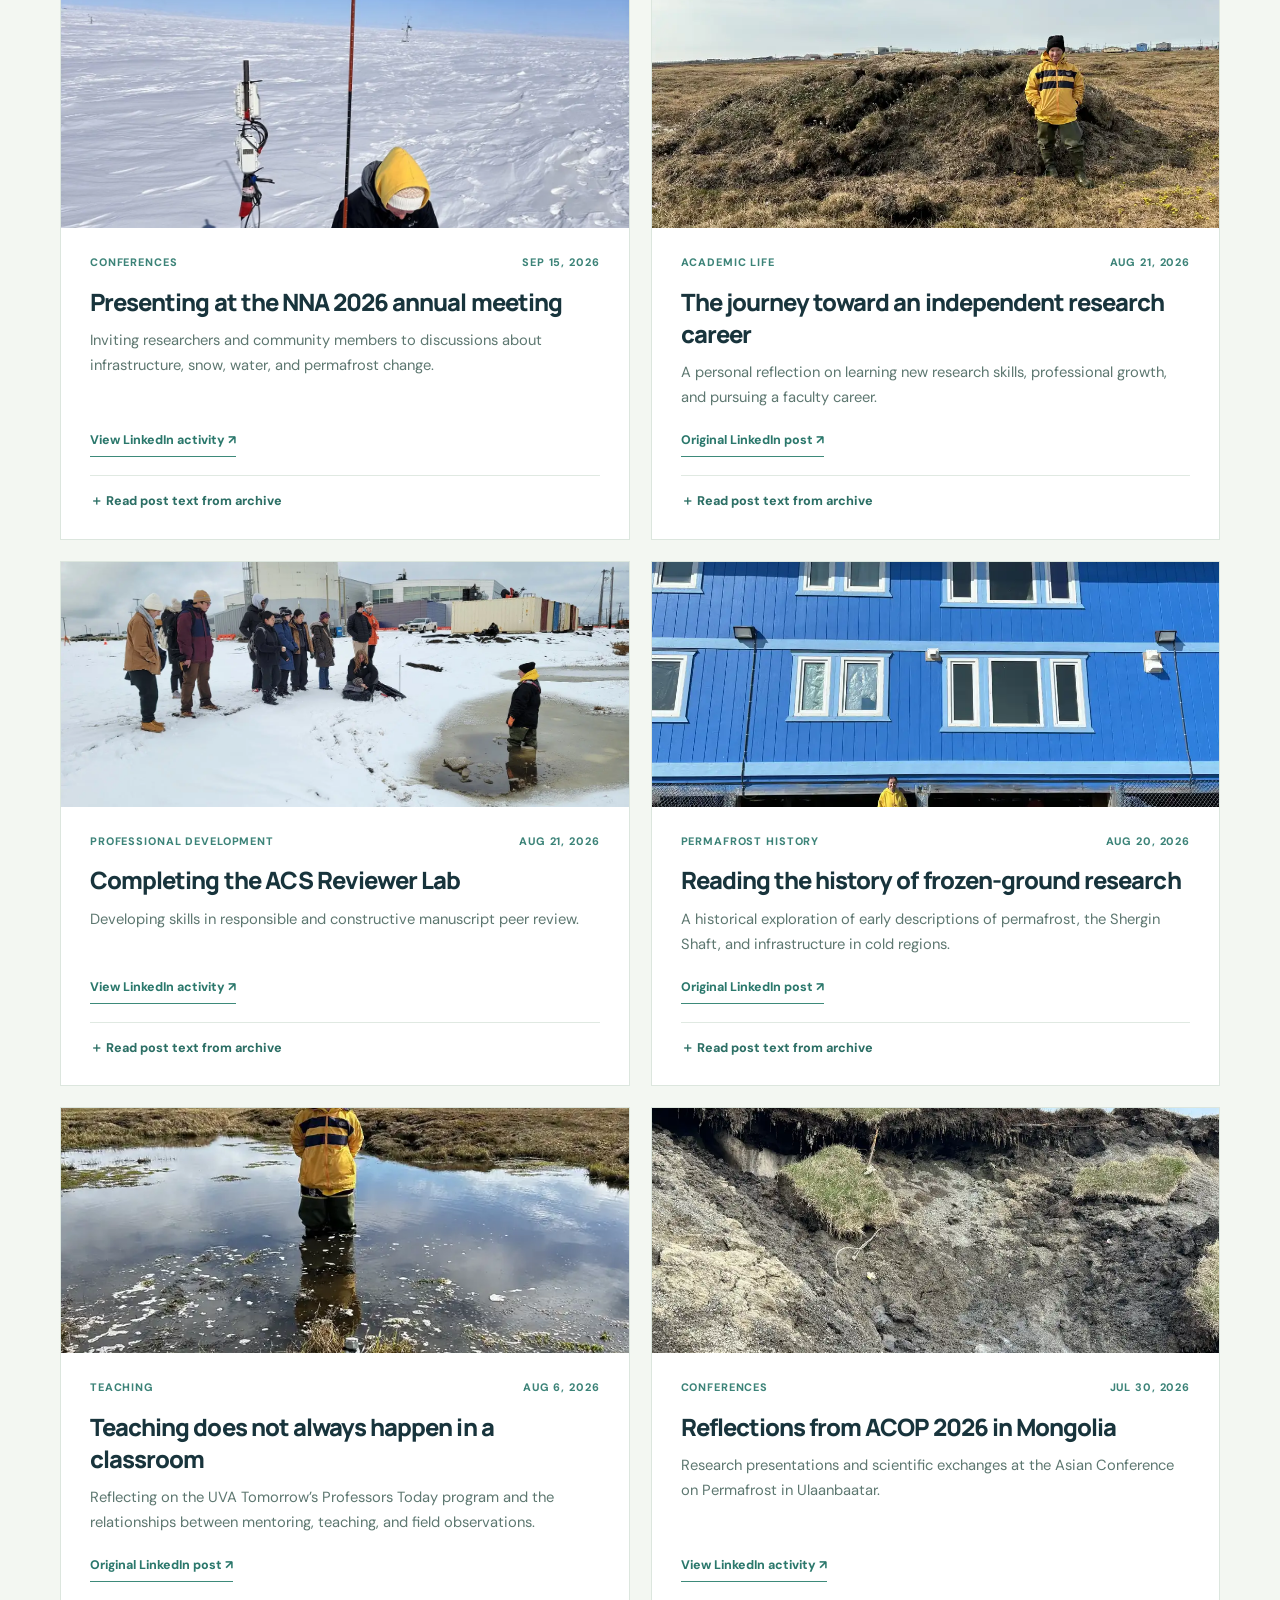
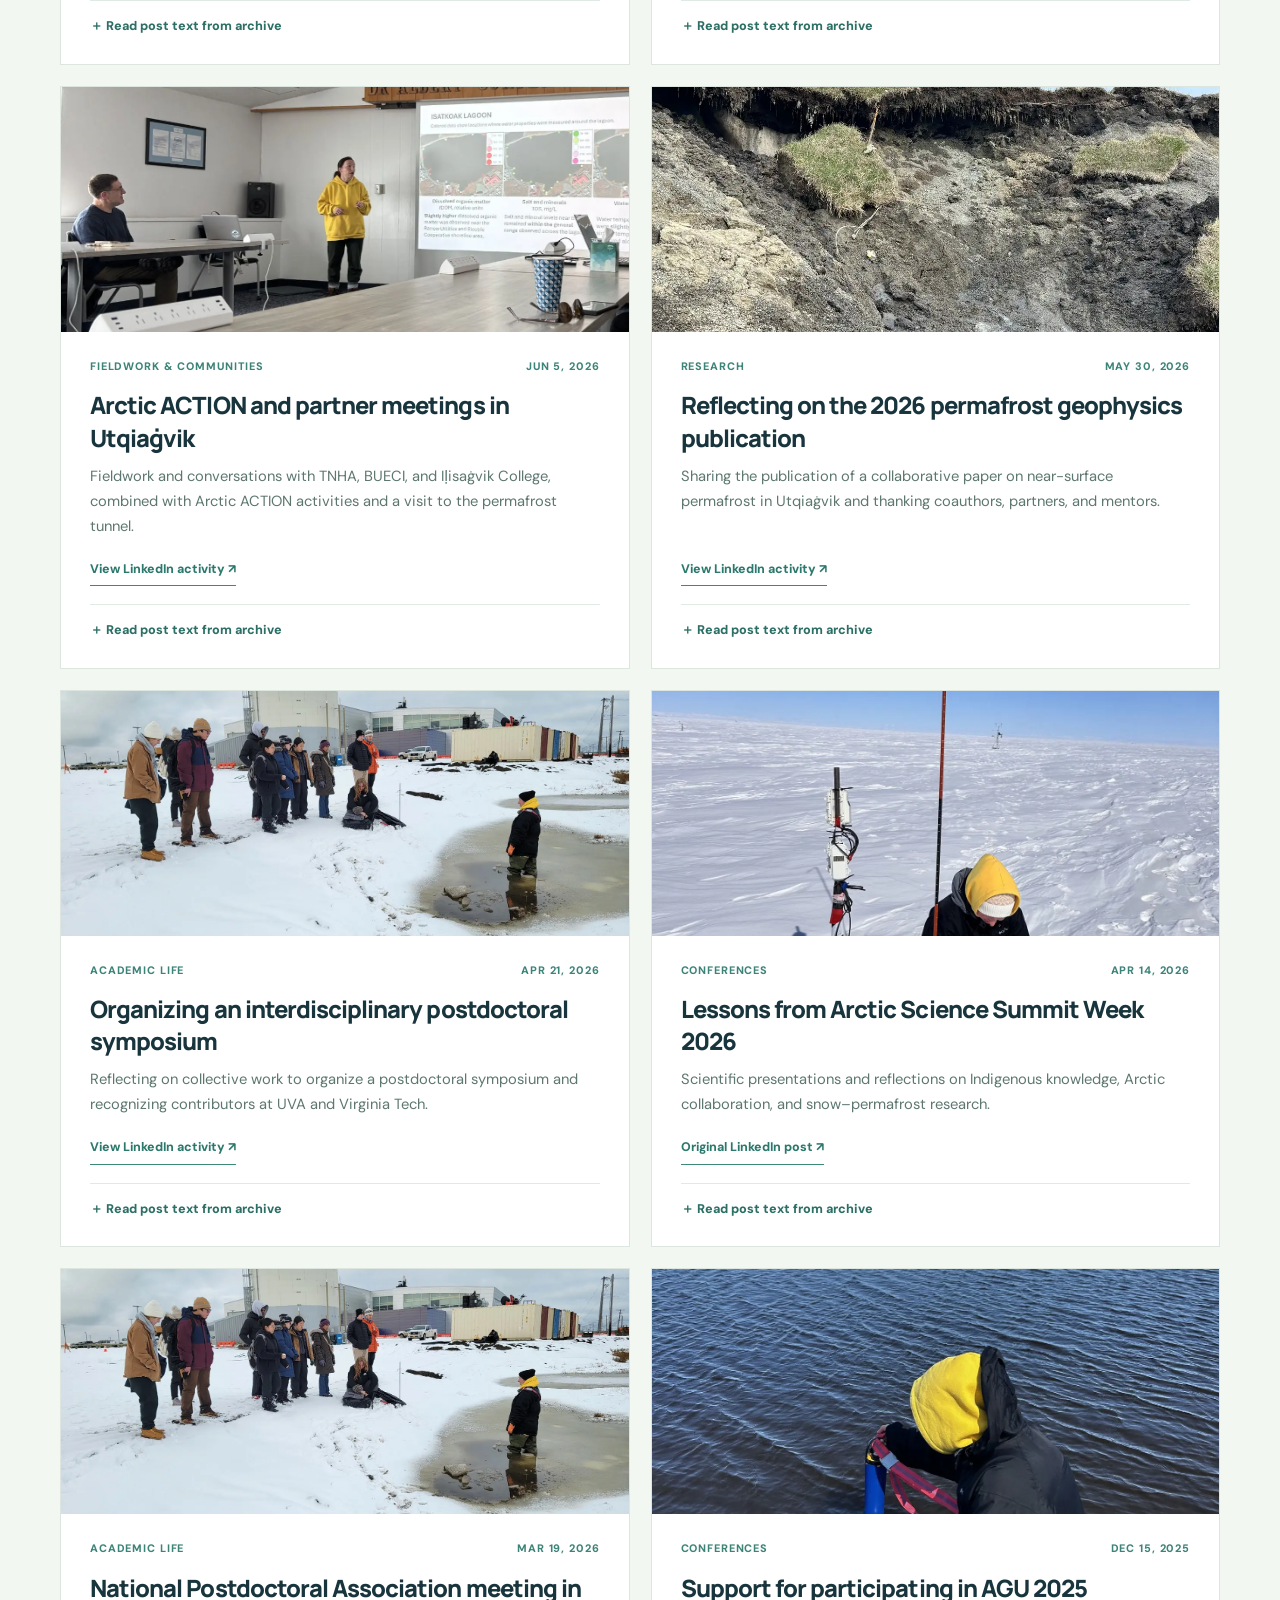
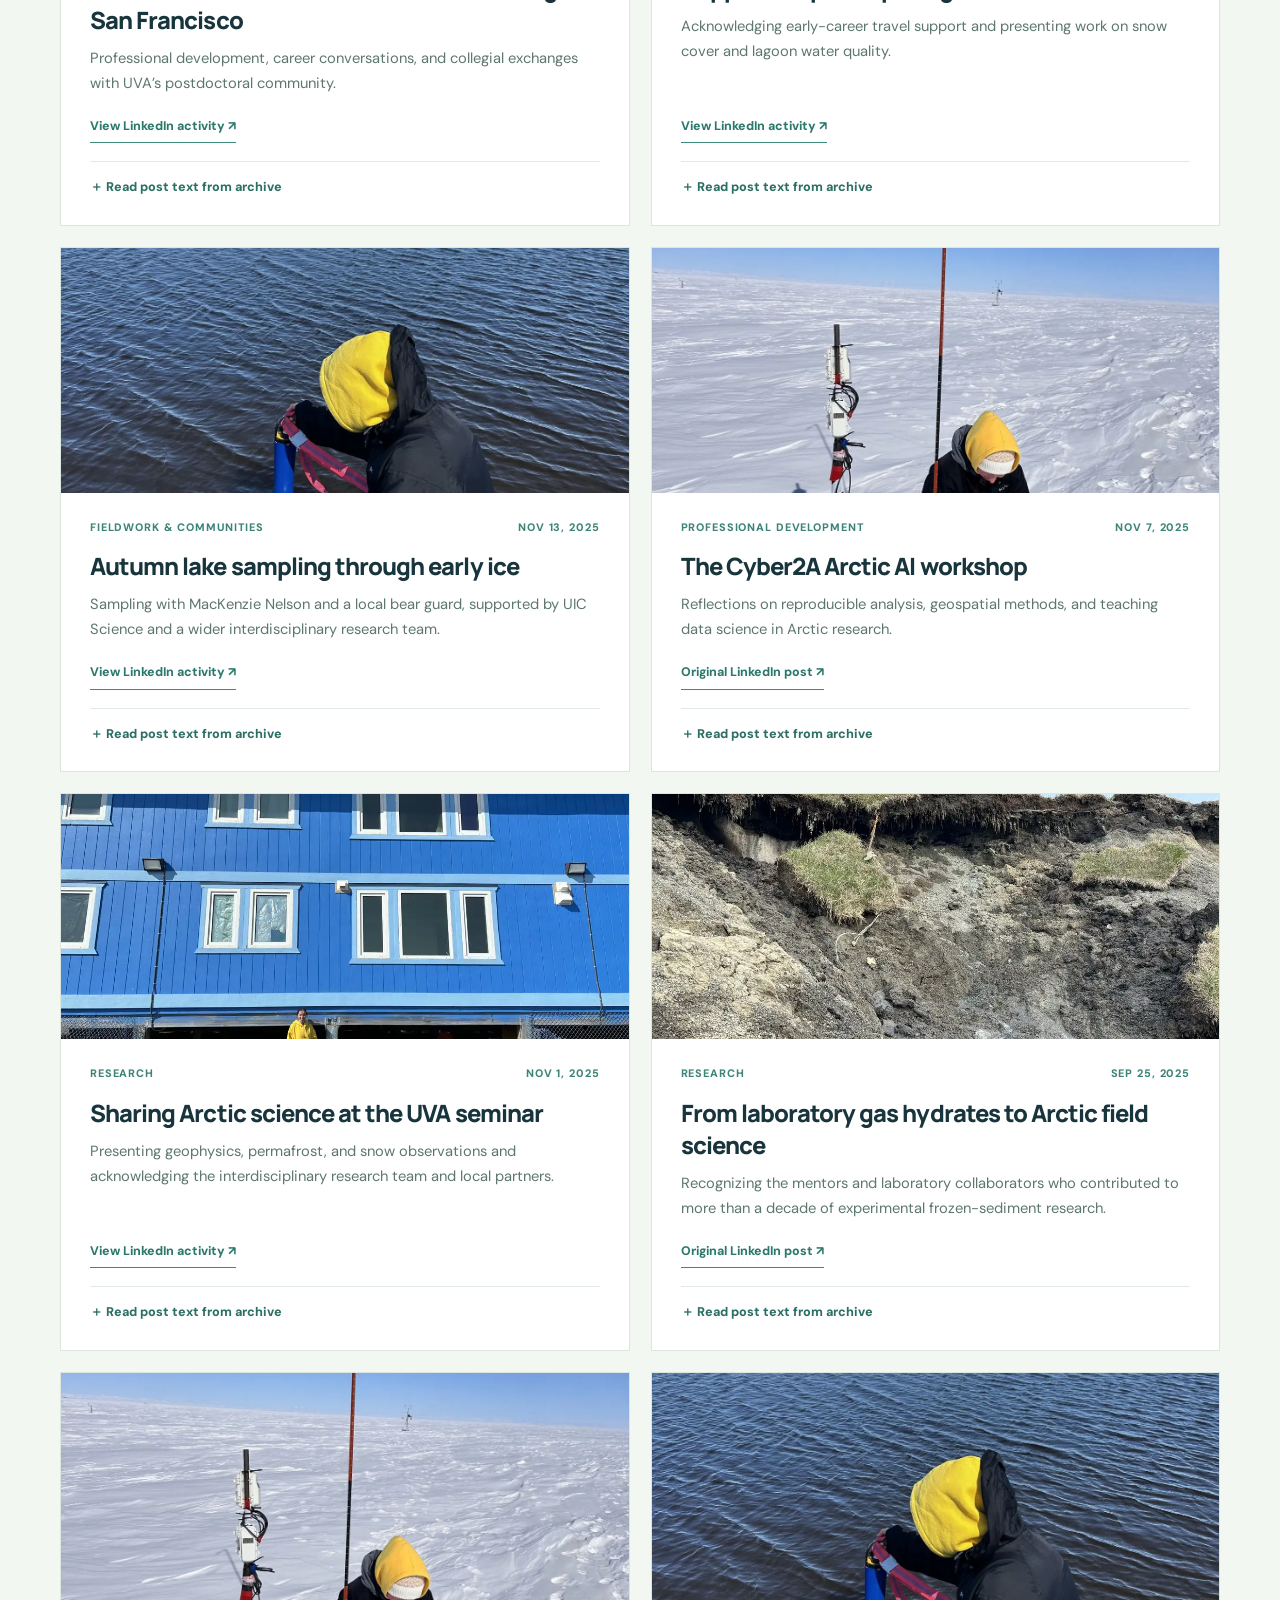
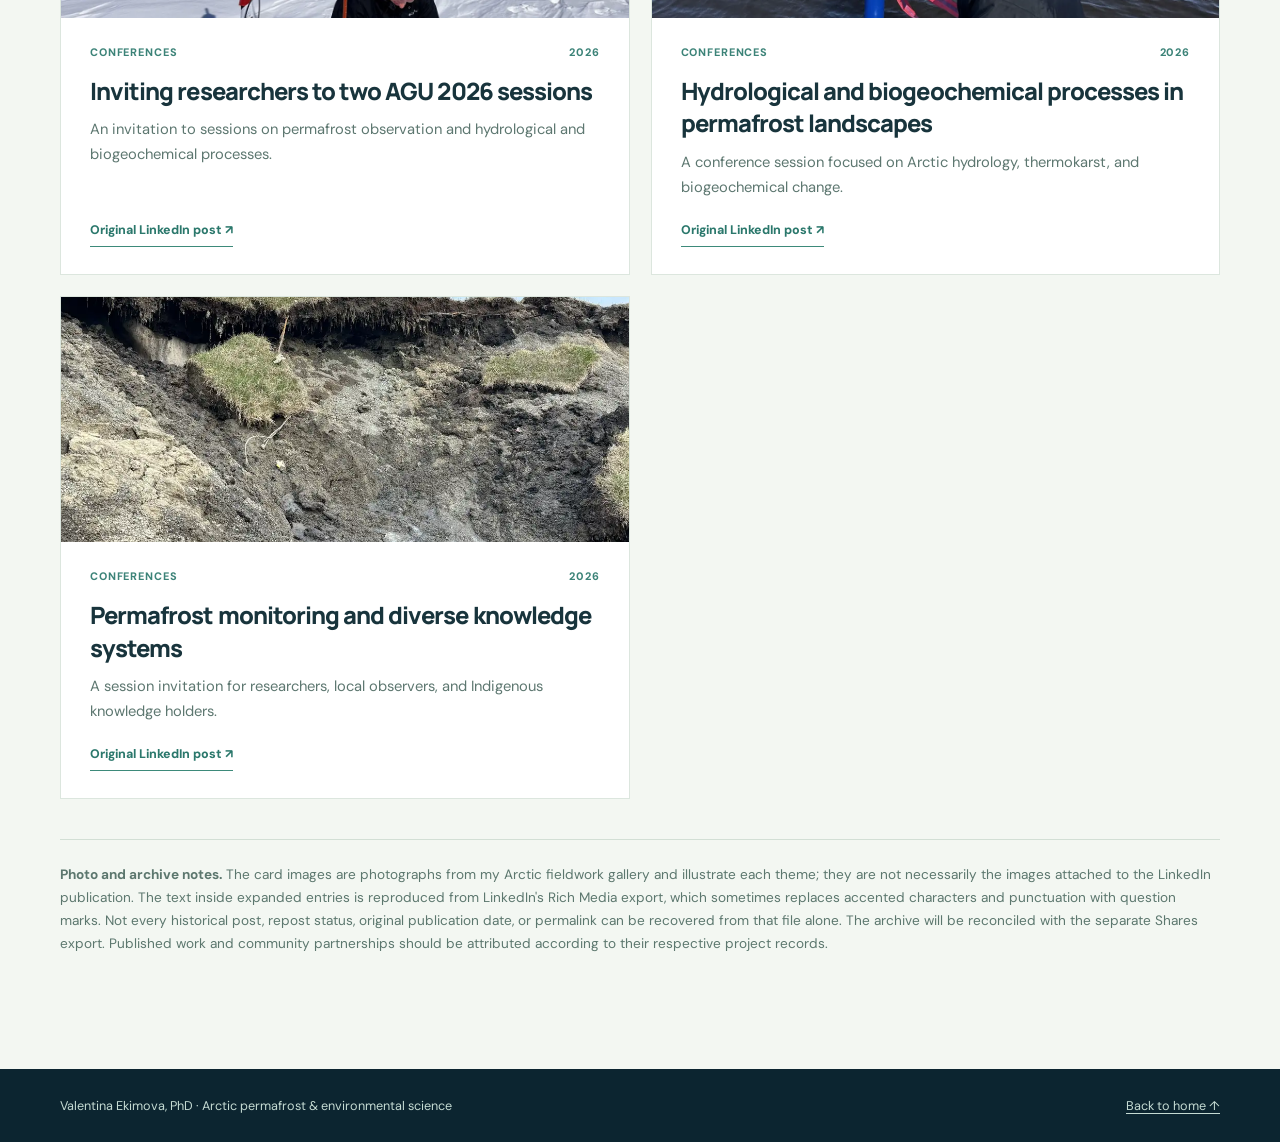
<file: posts.html>
<!DOCTYPE html><html lang="en"><head><meta charset="utf-8"><meta name="viewport" content="width=device-width,initial-scale=1"><meta name="theme-color" content="#102d39"><meta name="description" content="Field stories, reflections and original LinkedIn writing by Valentina Ekimova on Arctic permafrost research, teaching, community engagement, and academic life."><title>Writing & Updates | Valentina Ekimova, PhD</title><link rel="preconnect" href="https://fonts.googleapis.com"><link rel="preconnect" href="https://fonts.gstatic.com" crossorigin><link href="https://fonts.googleapis.com/css2?family=DM+Sans:wght@400;500;600;700&family=Manrope:wght@400;500;600;700;800&display=swap" rel="stylesheet"><style>
:root{--navy:#102d39;--ink:#18343c;--muted:#62756e;--green:#337b71;--pale:#f3f7f2;--lime:#cceba8}
*{box-sizing:border-box}html{scroll-behavior:smooth}body{margin:0;font:16px/1.7 'DM Sans',Arial,sans-serif;color:var(--ink);background:var(--pale)}a{color:inherit;text-decoration:none}img{display:block;max-width:100%}.container{width:min(1160px,calc(100% - 48px));margin:auto}.skip-link{position:absolute;left:-999px;top:0}.skip-link:focus{left:12px;background:#fff;color:#000;padding:8px;z-index:100}header{background:#0e2935;color:#fff}header .container{display:flex;align-items:center;justify-content:space-between;min-height:78px;gap:20px}header strong{font-family:Manrope,sans-serif;letter-spacing:-.045em;font-size:1.05rem}header nav{display:flex;flex-wrap:wrap;gap:24px}header nav a{font-size:.78rem;text-transform:uppercase;letter-spacing:.08em;font-weight:800}header nav a:hover{color:var(--lime)}.hero{background:#102d39;color:#fff;padding:100px 0 85px}.eyebrow{font-size:.75rem;font-weight:800;text-transform:uppercase;letter-spacing:.17em;color:var(--lime)}h1{font:800 clamp(3rem,6vw,6rem)/1.08 Manrope,sans-serif;letter-spacing:-.067em;margin:17px 0 21px}h1 em{color:var(--lime);font-style:normal}.hero p{max-width:750px;color:#cddfda;font-size:1.12rem}.controls{background:#e8f0e9;padding:23px 0;border-bottom:1px solid #cadbd1}.controls .container{display:flex;gap:14px;align-items:center;flex-wrap:wrap}.controls input,.controls select{padding:13px 15px;min-height:46px;border:1px solid #bed2c8;background:#fff;border-radius:3px;color:var(--ink);font:500 .92rem 'DM Sans',Arial,sans-serif}.controls input{flex:1;min-width:220px}.controls select{min-width:190px}.count{color:#426c63;font-weight:800;font-size:.82rem}.main{padding:65px 0 100px}.intro{display:flex;justify-content:space-between;gap:32px;align-items:start;margin-bottom:30px}.intro p{max-width:810px;color:#617772}.intro strong{font-size:.74rem;color:#448075;text-transform:uppercase;white-space:nowrap}.post-grid{display:grid;grid-template-columns:repeat(2,minmax(0,1fr));gap:21px}.post{display:flex;flex-direction:column;min-width:0;background:#fff;border:1px solid #dce6de;transition:transform .2s,box-shadow .2s}.post[hidden]{display:none}.post:hover{transform:translateY(-3px);box-shadow:0 15px 38px #153d3512}.post-photo{height:245px;overflow:hidden;background:#d7e5dc}.post-photo img{width:100%;height:100%;object-fit:cover}.post-content{display:flex;flex-direction:column;flex:1;padding:25px 29px 27px}.post-meta{display:flex;justify-content:space-between;gap:15px;align-items:center;color:#3c8378;text-transform:uppercase;letter-spacing:.08em;font-size:.68rem;font-weight:800}.post h2{font:800 1.49rem/1.35 Manrope,sans-serif;letter-spacing:-.04em;margin:14px 0 10px}.post-content>p{font-size:.92rem;color:#5d7770;line-height:1.7;margin:0 0 20px}.post-actions{display:flex;gap:13px;flex-wrap:wrap;margin-top:auto}.post-actions a{color:#2b786c;font-size:.78rem;font-weight:800;border-bottom:1px solid #3d8a7a;padding-bottom:5px}.post-full{margin-top:18px;border-top:1px solid #e0e9e2;padding-top:14px}.post-full summary{cursor:pointer;color:#2c6f65;font-weight:800;font-size:.79rem;list-style-type:'＋  '}.post-full[open] summary{list-style-type:'－  '}.original-body{white-space:pre-line;color:#4f6d66;font-size:.8rem;line-height:1.72;margin-top:15px;overflow-wrap:anywhere}.archive-note{margin-top:40px;border-top:1px solid #d2dfd5;padding-top:23px;line-height:1.7;color:#5c776e;font-size:.85rem}.empty{text-align:center;padding:70px;color:#667e72}footer{background:#0c2530;color:#c5dbd3;padding:26px 0;font-size:.79rem}footer .container{display:flex;justify-content:space-between;gap:20px;flex-wrap:wrap}footer a{text-decoration:underline;text-underline-offset:3px}:focus-visible{outline:3px solid var(--lime);outline-offset:3px}@media(max-width:760px){.container{width:calc(100% - 34px)}header .container{padding:16px 0;align-items:flex-start;flex-direction:column}header nav{gap:14px}.hero{padding:67px 0 64px}.post-grid{grid-template-columns:1fr}.post-photo{height:260px}.controls input,.controls select{width:100%;flex:1}.intro{display:block}.intro strong{display:block;margin-top:10px}.post-content{padding:22px}.main{padding:40px 0 70px}}@media(prefers-reduced-motion:reduce){*{scroll-behavior:auto!important;transition:none!important}}
.field-notes{background:#f0f5ef;padding:66px 0;border-bottom:1px solid #dbe5da}.field-notes-head{display:flex;gap:40px;align-items:end;justify-content:space-between;margin-bottom:27px}.field-notes-head h2{font:800 clamp(1.8rem,3vw,2.9rem)/1.2 Manrope,sans-serif;letter-spacing:-.04em;margin:7px 0}.field-notes-head h2 em{font-style:normal;color:#397d70}.field-notes-head p:last-child{max-width:460px;color:#62766e;font-size:.86rem}.field-notes .eyebrow{color:#317669}.field-notes-grid{display:grid;grid-template-columns:repeat(3,minmax(0,1fr));gap:15px}.field-notes-grid article{background:white;border:1px solid #d7e3da;padding:24px;display:flex;flex-direction:column;gap:13px}.field-notes-grid span{font-size:.63rem;letter-spacing:.09em;color:#3d7d71;font-weight:800}.field-notes-grid h3{font:800 1.13rem/1.44 Manrope,sans-serif;margin:0}.field-notes-grid p{font-size:.85rem;color:#5e776e;margin:0 0 8px}.field-notes-grid a{align-self:start;margin-top:auto;font-size:.78rem;font-weight:800;text-decoration:underline;text-underline-offset:3px;color:#267369}.field-notes-foot{color:#61776d;font-size:.75rem;margin:20px 0 0}.field-notes-foot a{text-decoration:underline;text-underline-offset:3px}@media(max-width:800px){.field-notes-head{display:block}.field-notes-grid{grid-template-columns:repeat(2,minmax(0,1fr))}}@media(max-width:610px){.field-notes{padding:45px 0}.field-notes-grid{grid-template-columns:1fr}.field-notes-grid article{padding:21px}}
</style></head><body>
<a href="#results" class="skip-link">Skip to posts</a><header><div class="container"><a href="index.html"><strong>✳ &nbsp;Valentina Ekimova</strong></a><nav aria-label="Site navigation"><a href="index.html">Home</a><a href="research.html">Research</a><a href="community.html">Community</a><a href="teaching.html">Teaching</a><a href="cv.html">CV</a></nav></div></header>
<main><section class="hero"><div class="container"><div class="eyebrow">FIELDWORK / RESEARCH / PEOPLE</div><h1>Writing &amp; <em>updates.</em></h1><p>Field stories, conference notes, reflections on collaboration and teaching, and other posts I have shared about scientific life.</p></div></section>
<section class="field-notes" id="uva-field-notes"><div class="container">
<div class="field-notes-head"><div><p class="eyebrow">UVA ARCTIC RESEARCH CENTER · FIELD NOTES</p><h2>From the <em>field journal.</em></h2></div><p>Three original accounts I contributed to the UVA Arctic Research Center, describing collaborative snow and lagoon fieldwork.</p></div>
<div class="field-notes-grid">
<article><span>MAY 2025 · SNOW</span><h3>Snow, Pixels, and Probes: Ground-Truthing in Utqiaġvik</h3><p>Snow depth and water-equivalent measurements alongside Cheri Johnson and the wider field team, supporting satellite snow analysis.</p><a href="https://uvaarc.org/notes" target="_blank" rel="noopener noreferrer">Read at UVA-ARC ↗</a></article>
<article><span>JUNE 2025 · WATER QUALITY</span><h3>Water, Water, Everywhere</h3><p>Summer shoreline water-quality measurements with MacKenzie Nelson at Arctic lakes and lagoons near Utqiaġvik.</p><a href="https://uvaarc.org/notes" target="_blank" rel="noopener noreferrer">Read at UVA-ARC ↗</a></article>
<article><span>SEPT–OCT 2025 · EARLY ICE</span><h3>Snow and Ice: Tracking Infrastructure Impact in Arctic Aquatic Systems</h3><p>Autumn lagoon sampling through early shore ice, with vital support from local field-safety personnel and fellow researchers.</p><a href="https://uvaarc.org/notes" target="_blank" rel="noopener noreferrer">Read at UVA-ARC ↗</a></article>
</div><p class="field-notes-foot">The articles and original photograph credits appear in the <a href="https://uvaarc.org/notes" target="_blank" rel="noopener noreferrer">UVA-ARC Field Notes archive</a>. These stories are separate from the LinkedIn archive below.</p>
</div></section><div class="controls"><div class="container"><input id="search" type="search" aria-label="Search original posts" placeholder="Search research, teaching, fieldwork, people…"><select id="category" aria-label="Filter by topic"><option value="all">All topics</option><option value="Academic life">Academic life</option><option value="Art and science">Art and science</option><option value="Conferences">Conferences</option><option value="Fieldwork">Fieldwork</option><option value="Fieldwork &amp; communities">Fieldwork &amp; communities</option><option value="Permafrost history">Permafrost history</option><option value="Professional development">Professional development</option><option value="Research">Research</option><option value="Teaching">Teaching</option></select><select id="year" aria-label="Filter by year"><option value="all">All years</option><option value="2026">2026</option><option value="2025">2025</option></select><span id="count" class="count" aria-live="polite">25 entries</span></div></div>
<section class="main" id="results"><div class="container"><div class="intro"><p>This is an evolving archive of original LinkedIn writing, excluding identifiable reposts. The dated entries below come from the Rich Media export, with a few previously featured updates retained. Dates reflect LinkedIn media-upload timestamps and may differ from post-publication dates. Individual post links are added when available.</p><strong>2025–2026</strong></div><div class="post-grid"><article class="post" data-category="Art and science" data-year="2026" data-search="when arctic science becomes music art and science a performance of auksalaq at uva prompted reflections on communicating arctic environmental change through art and research. last week, i had the opportunity to experience auksalaq, a telematic opera, created by matthew burtner and scott deal and performed by the ecosono ensemble as part of uvas arts on the hill series.
auksalaq, meaning melting snow in i?upiaq, brings together music, visual art, and arctic environmental science. through sonification, scientific observations of wind, ice, and clouds become music, while the musicians even use melting ice and water as instruments.
for me, this was a deeply emotional experience. it was overwhelming to think about how rapidly the arctic is changing. i kept imagining a child walking through the arctic snow in his parka, surrounded by a landscape that might look very different by the time he grows up.
but it was emotional for another reason, too. as someone studying arctic permafrost, i often struggle to explain why people living thousands of miles away should care about what is happening in the arctic. saying that the arctic is warming three to four times faster than the global average doesnt always communicate what that actually means for peoples lives. the performance reminded me that while climate change may feel distant to some arctic communities, these changes are not distant predictions. they are already affecting homes, infrastructure, and landscapes that have supported generations of people.
matthew managed to communicate through music what i sometimes struggle to explain through science. and it reminded me why the research we do matters.
thank you to matthew burtner and the ecosono ensemble for such a meaningful experience, and to uva president scott c. beardsley and claire dufournet beardsley for hosting this wonderful event and bringing arctic science and art together at carr&#x27;s hill.
photo descriptions:
1. music and melting ice: a unique musical setup at auksalaq, where melting ice and water became part of the live performance.
2. the performers: matthew burtner and the ecosono ensemble taking their final bow after the performance of auksalaq at uva&#x27;s arts on the hill.
3. arctic landscape: a tundra shoreline affected by erosion near utqia?vik, alaska, photographed during my fieldwork. a reminder of the arctic landscapes at the heart of both my research and this performance.
#arcticresearch #sciencecommunication #artandscience #climatechange #uva">
<div class="post-photo"><img loading="lazy" src="assets/portrait-frost-heave.webp" alt="Illustrative photograph from the Arctic fieldwork gallery"></div>
<div class="post-content"><div class="post-meta"><span>Art and science</span><time>Oct 19, 2026</time></div><h2>When Arctic science becomes music</h2><p>A performance of Auksalaq at UVA prompted reflections on communicating Arctic environmental change through art and research.</p><div class="post-actions"><a href="https://www.linkedin.com/in/valentina-ekimova-0524a8123/" rel="noopener noreferrer" target="_blank">View LinkedIn activity ↗</a></div><details class="post-full"><summary>Read post text from archive</summary><div class="original-body">Last week, I had the opportunity to experience Auksalaq, a Telematic Opera, created by Matthew Burtner and Scott Deal and performed by the EcoSono Ensemble as part of UVAs Arts on the Hill series.
Auksalaq, meaning melting snow in I?upiaq, brings together music, visual art, and Arctic environmental science. Through sonification, scientific observations of wind, ice, and clouds become music, while the musicians even use melting ice and water as instruments.
For me, this was a deeply emotional experience. It was overwhelming to think about how rapidly the Arctic is changing. I kept imagining a child walking through the Arctic snow in his parka, surrounded by a landscape that might look very different by the time he grows up.
But it was emotional for another reason, too. As someone studying Arctic permafrost, I often struggle to explain why people living thousands of miles away should care about what is happening in the Arctic. Saying that the Arctic is warming three to four times faster than the global average doesnt always communicate what that actually means for peoples lives. The performance reminded me that while climate change may feel distant to some Arctic communities, these changes are not distant predictions. They are already affecting homes, infrastructure, and landscapes that have supported generations of people.
Matthew managed to communicate through music what I sometimes struggle to explain through science. And it reminded me why the research we do matters.
Thank you to Matthew Burtner and the EcoSono Ensemble for such a meaningful experience, and to UVA President Scott C. Beardsley and Claire Dufournet Beardsley for hosting this wonderful event and bringing Arctic science and art together at Carr&#x27;s Hill.
Photo descriptions:
1. Music and melting ice: A unique musical setup at Auksalaq, where melting ice and water became part of the live performance.
2. The performers: Matthew Burtner and the EcoSono Ensemble taking their final bow after the performance of Auksalaq at UVA&#x27;s Arts on the Hill.
3. Arctic landscape: A tundra shoreline affected by erosion near Utqia?vik, Alaska, photographed during my fieldwork. A reminder of the Arctic landscapes at the heart of both my research and this performance.
#ArcticResearch #ScienceCommunication #ArtAndScience #ClimateChange #UVA</div></details></div>
</article><article class="post" data-category="Fieldwork &amp; communities" data-year="2026" data-search="autumn lagoon fieldwork with iḷisaġvik college students fieldwork &amp; communities field measurements with adele thomas, jasmine biswokarma, and violet anniskett; a chemistry class visit, instrumentation, and conversations with bueci. another intense field season in utqia?vik is complete!

running almost straight from a small single-engine plane into gusty wind to start lagoon measurements before dark sounded a little insane even in my own head :) but time was limited, and with adele thomas helping me, we completed our first lagoon measurements within just a few hours of arriving.

that pretty much set the pace for the trip. fingers were getting cold, the laptop battery could die within an hour, and in some places we already had to break through a thin layer of ice to reach the water. even exee, as i affectionately call our exo sonde, was getting moody and agreed to cooperate only when wrapped in a warm stove mitten between measurements :)

with the support of my new ?research assistants? from i?isa?vik college, adele thomas, jasmine biswokarma, and violet anniskett, we collected another round of water-quality data from lakes and lagoons around utqia?vik.

i also had the opportunity to visit dr. yvonne biswokarma?s basic general chemistry class at i?isa?vik college, where i shared my phd research on solute migration in permafrost and our ongoing work on lake and lagoon chemistry. we even took exee outside to test a nearby puddle together. thank you, yvonne, for welcoming me into your class!

water was only part of the work. we also deployed new sensors around the city to monitor ground temperature and moisture and expand our observations of how local conditions and infrastructure affect permafrost.

this was one of the hardest and most intense fieldwork periods i have experienced, but i am very happy that we accomplished everything we had planned. it was amazing teamwork, and i hope i was also able to give some support back to my mentors, howie epstein and matthew jull, who have supported so many of my research adventures.

a huge thank you to ben, our bear guard, for keeping us safe in the field, and to bueci for their feedback and encouragement to expand our research to the drinking-water lagoon.

this trip was made possible by the h.g. goodell fund in uva?s department of environmental sciences. the work is part of the uva environmental institute?s climate collaborative project, ?understanding and managing impacts of snow and water on permafrost in arctic communities,? with continued support from the climate fellows program and uva?s strategic investment fund.

cold fingers, dying batteries, a moody exee in a stove mitten, and a lot of new data. i would call that a successful field trip :)

#utqiagvik #alaska #permafrost #arcticscience #fieldwork #communityengagement #scienceeducation">
<div class="post-photo"><img loading="lazy" src="assets/lagoon-measurements.webp" alt="Illustrative photograph from the Arctic fieldwork gallery"></div>
<div class="post-content"><div class="post-meta"><span>Fieldwork &amp; communities</span><time>Oct 3, 2026</time></div><h2>Autumn lagoon fieldwork with Iḷisaġvik College students</h2><p>Field measurements with Adele Thomas, Jasmine Biswokarma, and Violet Anniskett; a chemistry class visit, instrumentation, and conversations with BUECI.</p><div class="post-actions"><a href="https://www.linkedin.com/in/valentina-ekimova-0524a8123/" rel="noopener noreferrer" target="_blank">View LinkedIn activity ↗</a></div><details class="post-full"><summary>Read post text from archive</summary><div class="original-body">Another intense field season in Utqia?vik is complete!

Running almost straight from a small single-engine plane into gusty wind to start lagoon measurements before dark sounded a little insane even in my own head :) But time was limited, and with Adele Thomas helping me, we completed our first lagoon measurements within just a few hours of arriving.

That pretty much set the pace for the trip. Fingers were getting cold, the laptop battery could die within an hour, and in some places we already had to break through a thin layer of ice to reach the water. Even EXee, as I affectionately call our EXO sonde, was getting moody and agreed to cooperate only when wrapped in a warm stove mitten between measurements :)

With the support of my new ?research assistants? from I?isa?vik College, Adele Thomas, Jasmine Biswokarma, and Violet Anniskett, we collected another round of water-quality data from lakes and lagoons around Utqia?vik.

I also had the opportunity to visit Dr. Yvonne Biswokarma?s Basic General Chemistry class at I?isa?vik College, where I shared my PhD research on solute migration in permafrost and our ongoing work on lake and lagoon chemistry. We even took EXee outside to test a nearby puddle together. Thank you, Yvonne, for welcoming me into your class!

Water was only part of the work. We also deployed new sensors around the city to monitor ground temperature and moisture and expand our observations of how local conditions and infrastructure affect permafrost.

This was one of the hardest and most intense fieldwork periods I have experienced, but I am very happy that we accomplished everything we had planned. It was amazing teamwork, and I hope I was also able to give some support back to my mentors, Howie Epstein and Matthew Jull, who have supported so many of my research adventures.

A huge thank you to Ben, our bear guard, for keeping us safe in the field, and to BUECI for their feedback and encouragement to expand our research to the drinking-water lagoon.

This trip was made possible by the H.G. Goodell Fund in UVA?s Department of Environmental Sciences. The work is part of the UVA Environmental Institute?s Climate Collaborative project, ?Understanding and Managing Impacts of Snow and Water on Permafrost in Arctic Communities,? with continued support from the Climate Fellows program and UVA?s Strategic Investment Fund.

Cold fingers, dying batteries, a moody EXee in a stove mitten, and a lot of new data. I would call that a successful field trip :)

#Utqiagvik #Alaska #Permafrost #ArcticScience #Fieldwork #CommunityEngagement #ScienceEducation</div></details></div>
</article><article class="post" data-category="Fieldwork" data-year="2026" data-search="alaska field observations, from thermokarst to ice wedges fieldwork highlights from arctic field travel and firsthand encounters with permafrost landforms and northern landscapes. a few personal highlights from alaska
i feel very fortunate to have been part of a trip through alaska this september, and i?m very grateful to the organizers for making this experience possible.
i came back with hundreds of photos and probably enough visual material for many future lectures :) there is something very different about seeing arctic landscapes and wildlife in person rather than through papers, datasets, and presentations. as a permafrost researcher, i was especially excited to see features such as ice wedges, thermokarst, pingos, frozen debris lobes, and patterned ground in person. i learned a lot, but also came back with many new questions and things i want to understand better.
i was especially fortunate with wildlife sightings along the way, which gave me quite a collection of photos. and there was another personal first for me: flying in a small single-engine plane to utqia?vik! seeing the alaskan landscape from above was an experience i definitely will not forget. it was very difficult to stop taking pictures :)
very grateful for the opportunity to see and learn so much, and excited to bring some of these observations and photos into my future lectures.
#alaska #arctic #permafrost #arcticscience #fieldexperience #scienceeducation">
<div class="post-photo"><img loading="lazy" src="assets/frost-heave-context.webp" alt="Illustrative photograph from the Arctic fieldwork gallery"></div>
<div class="post-content"><div class="post-meta"><span>Fieldwork</span><time>Sep 30, 2026</time></div><h2>Alaska field observations, from thermokarst to ice wedges</h2><p>Highlights from Arctic field travel and firsthand encounters with permafrost landforms and northern landscapes.</p><div class="post-actions"><a href="https://www.linkedin.com/in/valentina-ekimova-0524a8123/" rel="noopener noreferrer" target="_blank">View LinkedIn activity ↗</a></div><details class="post-full"><summary>Read post text from archive</summary><div class="original-body">A few personal highlights from Alaska
I feel very fortunate to have been part of a trip through Alaska this September, and I?m very grateful to the organizers for making this experience possible.
I came back with hundreds of photos and probably enough visual material for many future lectures :) There is something very different about seeing Arctic landscapes and wildlife in person rather than through papers, datasets, and presentations. As a permafrost researcher, I was especially excited to see features such as ice wedges, thermokarst, pingos, frozen debris lobes, and patterned ground in person. I learned a lot, but also came back with many new questions and things I want to understand better.
I was especially fortunate with wildlife sightings along the way, which gave me quite a collection of photos. And there was another personal first for me: flying in a small single-engine plane to Utqia?vik! Seeing the Alaskan landscape from above was an experience I definitely will not forget. It was very difficult to stop taking pictures :)
Very grateful for the opportunity to see and learn so much, and excited to bring some of these observations and photos into my future lectures.
#Alaska #Arctic #Permafrost #ArcticScience #FieldExperience #ScienceEducation</div></details></div>
</article><article class="post" data-category="Fieldwork" data-year="2026" data-search="learning about discontinuous permafrost in fairbanks fieldwork alexander kholodov demonstrated how vegetation and shallow ground temperature can vary across nearby locations; a visit organized with arctic architecture colleagues. can you tell where permafrost might be just by looking at the landscape?
our journey north in alaska started on september 18 in fairbanks, where alexander kholodov from uaf?s geophysical institute permafrost laboratory showed us how vegetation and other features of the landscape can give clues about permafrost in an area of discontinuous permafrost.
he demonstrated it with a thaw probe right there in the field. under the taller coniferous trees, the probe reached its maximum depth without hitting frozen ground. just a few meters away, among much shorter trees, it reached frozen ground at about 50 cm.
just a few meters apart, but very different conditions beneath our feet. this is exactly what makes discontinuous permafrost so fascinating!
earlier, marin kuizenga  , program administrator at toolik field station, introduced us to toolik and the research happening there, especially exciting since we would soon be heading there ourselves.
i was also very happy to visit the permafrost lab and cold room. only ?5?c, practically warm! ?
we finished the day with the arctic architecture group and a q&amp;a with grier hopkins, mayor of the fairbanks north star borough.
permafrost, architecture, local perspectives, and a freezer. a pretty good day 1 ?
and we hadn?t even reached the dalton highway yet.
thank you to alexander kholodov, marin kuizenga  , grier hopkins, and everyone who took the time to share their knowledge and perspectives with us, and of course matthew jull and leena cho for organizing such a great start to the trip!
 
#permafrost #arcticresearch #fairbanks #alaska #toolikfieldstation #arcticarchitecture #uaf">
<div class="post-photo"><img loading="lazy" src="assets/permafrost-exposure.webp" alt="Illustrative photograph from the Arctic fieldwork gallery"></div>
<div class="post-content"><div class="post-meta"><span>Fieldwork</span><time>Sep 20, 2026</time></div><h2>Learning about discontinuous permafrost in Fairbanks</h2><p>Alexander Kholodov demonstrated how vegetation and shallow ground temperature can vary across nearby locations; a visit organized with Arctic architecture colleagues.</p><div class="post-actions"><a href="https://www.linkedin.com/in/valentina-ekimova-0524a8123/" rel="noopener noreferrer" target="_blank">View LinkedIn activity ↗</a></div><details class="post-full"><summary>Read post text from archive</summary><div class="original-body">Can you tell where permafrost might be just by looking at the landscape?
Our journey north in Alaska started on September 18 in Fairbanks, where Alexander Kholodov from UAF?s Geophysical Institute Permafrost Laboratory showed us how vegetation and other features of the landscape can give clues about permafrost in an area of discontinuous permafrost.
He demonstrated it with a thaw probe right there in the field. Under the taller coniferous trees, the probe reached its maximum depth without hitting frozen ground. Just a few meters away, among much shorter trees, it reached frozen ground at about 50 cm.
Just a few meters apart, but very different conditions beneath our feet. This is exactly what makes discontinuous permafrost so fascinating!
Earlier, Marin Kuizenga  , Program Administrator at Toolik Field Station, introduced us to Toolik and the research happening there, especially exciting since we would soon be heading there ourselves.
I was also very happy to visit the permafrost lab and cold room. Only ?5?C, practically warm! ?
We finished the day with the Arctic architecture group and a Q&amp;A with Grier Hopkins, Mayor of the Fairbanks North Star Borough.
Permafrost, architecture, local perspectives, and a freezer. A pretty good Day 1 ?
And we hadn?t even reached the Dalton Highway yet.
Thank you to Alexander Kholodov, Marin Kuizenga  , Grier Hopkins, and everyone who took the time to share their knowledge and perspectives with us, and of course Matthew Jull and Leena Cho for organizing such a great start to the trip!
 
#Permafrost #ArcticResearch #Fairbanks #Alaska #ToolikFieldStation #ArcticArchitecture #UAF</div></details></div>
</article><article class="post" data-category="Conferences" data-year="2026" data-search="navigating the new arctic community meeting in fairbanks conferences sharing infrastructure and permafrost research, learning from arctic elders and community members, and joining an interdisciplinary research trip. finally got my selfie with the polar bear! ?????
but that was definitely not the only highlight of my time in fairbanks.
the 2026 nna annual community meeting in fairbanks was a great way to start what is turning into a much bigger alaska trip.
this week, i had the opportunity to present our work on how infrastructure-driven snow redistribution and water movement affect permafrost thaw in utqia?vik, alaska, and to join the resilience in arctic infrastructure-environment interactions workshop.
but the meeting was about much more than presenting research. i learned a lot from discussions about community engagement, from listening to the perspectives and experiences shared by arctic elders, and from meeting colleagues working across very different areas of arctic research.
i also really enjoyed the field trips organized as part of the meeting. i was especially happy to visit the @uaf
uaf geophysical institute and see some of my colleagues in their ?natural environment? ?
a special thank you to jana peirce and everyone who helped organize the ?multimedia workshop: indigenous and community perspectives on climate-driven hazards.? it gave us a chance to step away from sharing research and instead share our stories and passions, listen to one another, and create art together. i especially appreciated hearing the experiences and perspectives shared by indigenous and community participants, and getting to know so many wonderful people beyond their research and professional roles. it was a very different kind of conference experience, and one i will remember.
thank you to the nna community office and university of alaska fairbanks for bringing this community together, and especially for the financial support that made it possible for me to attend. i am also grateful to the organizers, speakers, elders, community members, and researchers who shared their knowledge, experiences, and perspectives throughout the meeting.
but the conference is only the beginning of this alaska trip ?
next, i am joining matthew jull, leena cho, and their and their architecture students from uva?s advanced research studio, ?permafrost transects&quot;, for part of their journey north along the dalton highway from fairbanks to deadhorse.
and after that, on to utqia?vik for fieldwork!
fairbanks ? dalton highway ? deadhorse ? utqia?vik. quite a week ahead! ?
#navigatingthenewarctic #nna #arcticresearch #permafrost #arcticcommunities #communityengagement #interdisciplinaryresearch #alaska">
<div class="post-photo"><img loading="lazy" src="assets/field-teaching.webp" alt="Illustrative photograph from the Arctic fieldwork gallery"></div>
<div class="post-content"><div class="post-meta"><span>Conferences</span><time>Sep 18, 2026</time></div><h2>Navigating the New Arctic community meeting in Fairbanks</h2><p>Sharing infrastructure and permafrost research, learning from Arctic Elders and community members, and joining an interdisciplinary research trip.</p><div class="post-actions"><a href="https://www.linkedin.com/in/valentina-ekimova-0524a8123/" rel="noopener noreferrer" target="_blank">View LinkedIn activity ↗</a></div><details class="post-full"><summary>Read post text from archive</summary><div class="original-body">Finally got my selfie with the polar bear! ?????
But that was definitely not the only highlight of my time in Fairbanks.
The 2026 NNA Annual Community Meeting in Fairbanks was a great way to start what is turning into a much bigger Alaska trip.
This week, I had the opportunity to present our work on how infrastructure-driven snow redistribution and water movement affect permafrost thaw in Utqia?vik, Alaska, and to join the Resilience in Arctic Infrastructure-Environment Interactions workshop.
But the meeting was about much more than presenting research. I learned a lot from discussions about community engagement, from listening to the perspectives and experiences shared by Arctic Elders, and from meeting colleagues working across very different areas of Arctic research.
I also really enjoyed the field trips organized as part of the meeting. I was especially happy to visit the @UAF
UAF Geophysical Institute and see some of my colleagues in their ?natural environment? ?
A special thank you to Jana Peirce and everyone who helped organize the ?Multimedia Workshop: Indigenous and Community Perspectives on Climate-Driven Hazards.? It gave us a chance to step away from sharing research and instead share our stories and passions, listen to one another, and create art together. I especially appreciated hearing the experiences and perspectives shared by Indigenous and community participants, and getting to know so many wonderful people beyond their research and professional roles. It was a very different kind of conference experience, and one I will remember.
Thank you to the NNA Community Office and University of Alaska Fairbanks for bringing this community together, and especially for the financial support that made it possible for me to attend. I am also grateful to the organizers, speakers, Elders, community members, and researchers who shared their knowledge, experiences, and perspectives throughout the meeting.
But the conference is only the beginning of this Alaska trip ?
Next, I am joining Matthew Jull, Leena Cho, and their and their architecture students from UVA?s Advanced Research Studio, ?Permafrost Transects&quot;, for part of their journey north along the Dalton Highway from Fairbanks to Deadhorse.
And after that, on to Utqia?vik for fieldwork!
Fairbanks ? Dalton Highway ? Deadhorse ? Utqia?vik. Quite a week ahead! ?
#NavigatingTheNewArctic #NNA #ArcticResearch #Permafrost #ArcticCommunities #CommunityEngagement #InterdisciplinaryResearch #Alaska</div></details></div>
</article><article class="post" data-category="Academic life" data-year="2026" data-search="what being a uva climate fellow has meant academic life reflecting on mentorship, interdisciplinary collaboration, a showcase presentation award, and the support behind arctic research. what does it mean to be a climate fellow?
a week ago, i was very happy to receive the best presentation award at the uva climate fellows research showcase.
i quite often mention that i am a climate fellow, but what does it actually mean?
i joined the program in 2024 to work on the arctic cities project. with more than 100 applications for climate fellow postdoctoral positions that year, i was excited to be selected and join a group of people working on climate from very different perspectives.
and being a climate fellow turned out to be about much more than just research.
i got two amazing mentors from very different disciplines, howie epstein and matthew jull, but also a whole community of fellows and faculty around me. over these two years, we have shared our research across disciplines, learned how to communicate it beyond our usual scientific circles, talked about careers and mentoring, and found connections between projects that might otherwise never have crossed paths.
i think the cohort itself has been one of the best parts. a postdoc can sometimes be a pretty individual experience, and this program made it much less so. maybe some of us will end up as unexpected collaborators in the future, or friends. i hope both ?
looking back, i realize that these two years have given me much more than another research project. they have helped me understand better what kind of scientist, mentor, and hopefully future faculty member i want to be.
i am very grateful to henry boachi for supporting us throughout the program, to karen mcglathery and the uva environmental institute for making this program possible, and to the university of virginia strategic investment fund for supporting the climate fellows program. and, of course, a very special thank you to howie and matthew for their mentorship, trust, and support.
i am also very thankful to my colleagues and friends in the department of environmental sciences at uva, my academic home as a postdoctoral research associate, and to all the collaborators, students, and fellow climate fellows who have been part of these two years. there are too many people to name, but definitely not too many to appreciate.
so yes, receiving the best presentation award was exciting. but it also gave me a good reason to stop for a moment, look back, and realize how much being a climate fellow has already given me.
#climatefellows #climateresearch #postdoc #interdisciplinaryresearch #arcticresearch #permafrost #uva #environmentalscience">
<div class="post-photo"><img loading="lazy" src="assets/portrait-frost-heave.webp" alt="Illustrative photograph from the Arctic fieldwork gallery"></div>
<div class="post-content"><div class="post-meta"><span>Academic life</span><time>Sep 18, 2026</time></div><h2>What being a UVA Climate Fellow has meant</h2><p>Reflecting on mentorship, interdisciplinary collaboration, a showcase presentation award, and the support behind Arctic research.</p><div class="post-actions"><a href="https://www.linkedin.com/in/valentina-ekimova-0524a8123/" rel="noopener noreferrer" target="_blank">View LinkedIn activity ↗</a></div><details class="post-full"><summary>Read post text from archive</summary><div class="original-body">What does it mean to be a Climate Fellow?
A week ago, I was very happy to receive the Best Presentation Award at the UVA Climate Fellows Research Showcase.
I quite often mention that I am a Climate Fellow, but what does it actually mean?
I joined the program in 2024 to work on the Arctic Cities project. With more than 100 applications for Climate Fellow postdoctoral positions that year, I was excited to be selected and join a group of people working on climate from very different perspectives.
And being a Climate Fellow turned out to be about much more than just research.
I got two amazing mentors from very different disciplines, Howie Epstein and Matthew Jull, but also a whole community of fellows and faculty around me. Over these two years, we have shared our research across disciplines, learned how to communicate it beyond our usual scientific circles, talked about careers and mentoring, and found connections between projects that might otherwise never have crossed paths.
I think the cohort itself has been one of the best parts. A postdoc can sometimes be a pretty individual experience, and this program made it much less so. Maybe some of us will end up as unexpected collaborators in the future, or friends. I hope both ?
Looking back, I realize that these two years have given me much more than another research project. They have helped me understand better what kind of scientist, mentor, and hopefully future faculty member I want to be.
I am very grateful to Henry Boachi for supporting us throughout the program, to Karen McGlathery and the UVA Environmental Institute for making this program possible, and to the University of Virginia Strategic Investment Fund for supporting the Climate Fellows program. And, of course, a very special thank you to Howie and Matthew for their mentorship, trust, and support.
I am also very thankful to my colleagues and friends in the Department of Environmental Sciences at UVA, my academic home as a Postdoctoral Research Associate, and to all the collaborators, students, and fellow Climate Fellows who have been part of these two years. There are too many people to name, but definitely not too many to appreciate.
So yes, receiving the Best Presentation Award was exciting. But it also gave me a good reason to stop for a moment, look back, and realize how much being a Climate Fellow has already given me.
#ClimateFellows #ClimateResearch #Postdoc #InterdisciplinaryResearch #ArcticResearch #Permafrost #UVA #EnvironmentalScience</div></details></div>
</article><article class="post" data-category="Conferences" data-year="2026" data-search="presenting at the nna 2026 annual meeting conferences inviting researchers and community members to discussions about infrastructure, snow, water, and permafrost change. happy to be in fairbanks for the 2026 nna annual community meeting!

on wednesday, i?ll be sharing our work, ?infrastructure-driven snow redistribution and hydrological controls on permafrost thaw in utqia?vik, alaska,? during the session resilience in arctic infrastructure-environment interactions (part 1).

our research looks at a fairly simple question with very practical importance: how do roads, buildings, snow accumulation, and water movement change the way permafrost thaws around a community?

? wednesday, september 16 | 3:00?4:30 pm | gruening 412

the conversation will continue on thursday with session 3.2, a workshop focused on bringing together research and community perspectives around arctic infrastructure and environmental change. i?ll be joining the workshop as well, and we would be very happy to see community members, researchers, and anyone interested in these questions there.

? thursday | 1:30?3:00 pm | 305 usibelli

looking forward to listening, learning, sharing our work, and meeting people from across the arctic.

p.s. i took this photo during the arctic action workshop this may in utqia?vik, and it reminds me how warm and welcoming the gathering felt, with space for different perspectives, experiences, and knowledge.

#nna #navigatingthenewarctic #arcticcommunities #permafrost #arcticresearch #utqiagvik #alaska">
<div class="post-photo"><img loading="lazy" src="assets/snow-monitoring.webp" alt="Illustrative photograph from the Arctic fieldwork gallery"></div>
<div class="post-content"><div class="post-meta"><span>Conferences</span><time>Sep 15, 2026</time></div><h2>Presenting at the NNA 2026 annual meeting</h2><p>Inviting researchers and community members to discussions about infrastructure, snow, water, and permafrost change.</p><div class="post-actions"><a href="https://www.linkedin.com/in/valentina-ekimova-0524a8123/" rel="noopener noreferrer" target="_blank">View LinkedIn activity ↗</a></div><details class="post-full"><summary>Read post text from archive</summary><div class="original-body">Happy to be in Fairbanks for the 2026 NNA Annual Community Meeting!

On Wednesday, I?ll be sharing our work, ?Infrastructure-Driven Snow Redistribution and Hydrological Controls on Permafrost Thaw in Utqia?vik, Alaska,? during the session Resilience in Arctic Infrastructure-Environment Interactions (Part 1).

Our research looks at a fairly simple question with very practical importance: how do roads, buildings, snow accumulation, and water movement change the way permafrost thaws around a community?

? Wednesday, September 16 | 3:00?4:30 PM | Gruening 412

The conversation will continue on Thursday with Session 3.2, a workshop focused on bringing together research and community perspectives around Arctic infrastructure and environmental change. I?ll be joining the workshop as well, and we would be very happy to see community members, researchers, and anyone interested in these questions there.

? Thursday | 1:30?3:00 PM | 305 Usibelli

Looking forward to listening, learning, sharing our work, and meeting people from across the Arctic.

P.s. I took this photo during the Arctic ACTION Workshop this May in Utqia?vik, and it reminds me how warm and welcoming the gathering felt, with space for different perspectives, experiences, and knowledge.

#NNA #NavigatingTheNewArctic #ArcticCommunities #Permafrost #ArcticResearch #Utqiagvik #Alaska</div></details></div>
</article><article class="post" data-category="Academic life" data-year="2026" data-search="the journey toward an independent research career academic life a personal reflection on learning new research skills, professional growth, and pursuing a faculty career. i&#x27;ve wanted to become a professor since my second master&#x27;s.
when i started my postdoc a little over two years ago, though, i could make a pretty good list of reasons why i wasn&#x27;t &quot;ready.&quot;
i had publications, but no first-author paper. very little field experience. no international oral presentations. i had never independently mentored a student or reviewed a manuscript.
so i made a list.
not really a checklist for my cv, but a list of things i wanted to learn if i was serious about becoming an independent scientist.
and then i started working on them.
today i have first-author publications. i&#x27;ve spent enough time doing arctic fieldwork that i&#x27;ve stopped counting field campaigns. i&#x27;ve presented internationally, mentored students, reviewed papers, learned environmental geophysics and remote sensing, developed grant ideas, convened scientific sessions, and started building collaborations around my own research questions.
all in a little over two years.
and yet, i&#x27;m still applying for jobs. and i&#x27;m still getting rejections.
i&#x27;d be lying if i said they never make me wonder whether i&#x27;m good enough for the career i&#x27;ve been working toward.
but then i look at that old list.
and it reminds me of something that i wish i&#x27;d understood much earlier:
&quot;i haven&#x27;t done this yet&quot; and &quot;i can&#x27;t do this&quot; are two very different things.
there will always be something missing from my cv. but now, when i find it, i&#x27;m much more likely to ask &quot;how can i learn this?&quot; than &quot;does this mean i&#x27;m not ready?&quot;
i&#x27;m sharing this because i suspect i&#x27;m not the only postdoc or phd student who has looked at someone else&#x27;s cv and felt impossibly far behind.
your current cv isn&#x27;t your final cv.
and a rejection isn&#x27;t your final answer either.
as for me, i&#x27;m still going after that tenure-track dream. i&#x27;m also #opentowork and open to other research paths where my background in arctic and permafrost science, field research, geophysics, remote sensing, modeling, and interdisciplinary environmental research could be useful.
if something comes to mind, i&#x27;d love to hear about it.
and then i&#x27;ll keep trying.">
<div class="post-photo"><img loading="lazy" src="assets/frost-heave-context.webp" alt="Illustrative photograph from the Arctic fieldwork gallery"></div>
<div class="post-content"><div class="post-meta"><span>Academic life</span><time>Aug 21, 2026</time></div><h2>The journey toward an independent research career</h2><p>A personal reflection on learning new research skills, professional growth, and pursuing a faculty career.</p><div class="post-actions"><a href="https://www.linkedin.com/posts/valentina-ekimova-0524a8123_opentowork-activity-7497733226724179968-UD2Q" rel="noopener noreferrer" target="_blank">Original LinkedIn post ↗</a></div><details class="post-full"><summary>Read post text from archive</summary><div class="original-body">I&#x27;ve wanted to become a professor since my second master&#x27;s.
When I started my postdoc a little over two years ago, though, I could make a pretty good list of reasons why I wasn&#x27;t &quot;ready.&quot;
I had publications, but no first-author paper. Very little field experience. No international oral presentations. I had never independently mentored a student or reviewed a manuscript.
So I made a list.
Not really a checklist for my CV, but a list of things I wanted to learn if I was serious about becoming an independent scientist.
And then I started working on them.
Today I have first-author publications. I&#x27;ve spent enough time doing Arctic fieldwork that I&#x27;ve stopped counting field campaigns. I&#x27;ve presented internationally, mentored students, reviewed papers, learned environmental geophysics and remote sensing, developed grant ideas, convened scientific sessions, and started building collaborations around my own research questions.
All in a little over two years.
And yet, I&#x27;m still applying for jobs. And I&#x27;m still getting rejections.
I&#x27;d be lying if I said they never make me wonder whether I&#x27;m good enough for the career I&#x27;ve been working toward.
But then I look at that old list.
And it reminds me of something that I wish I&#x27;d understood much earlier:
&quot;I haven&#x27;t done this yet&quot; and &quot;I can&#x27;t do this&quot; are two very different things.
There will always be something missing from my CV. But now, when I find it, I&#x27;m much more likely to ask &quot;How can I learn this?&quot; than &quot;Does this mean I&#x27;m not ready?&quot;
I&#x27;m sharing this because I suspect I&#x27;m not the only postdoc or PhD student who has looked at someone else&#x27;s CV and felt impossibly far behind.
Your current CV isn&#x27;t your final CV.
And a rejection isn&#x27;t your final answer either.
As for me, I&#x27;m still going after that tenure-track dream. I&#x27;m also #OpenToWork and open to other research paths where my background in Arctic and permafrost science, field research, geophysics, remote sensing, modeling, and interdisciplinary environmental research could be useful.
If something comes to mind, I&#x27;d love to hear about it.
And then I&#x27;ll keep trying.</div></details></div>
</article><article class="post" data-category="Professional development" data-year="2026" data-search="completing the acs reviewer lab professional development developing skills in responsible and constructive manuscript peer review. happy to share that i?ve completed the acs reviewer lab!
having recently had the opportunity to review manuscripts myself, i wanted to learn more about the peer-review process and how to provide thoughtful, constructive, and responsible feedback to authors.
thank you to american chemical society publications for putting together such a useful course and making this training available to researchers. it was a great opportunity to strengthen my understanding of peer review and the responsibilities that come with being a reviewer.
always something new to learn!
#peerreview #academicpublishing #professionaldevelopment #acsreviewerlab">
<div class="post-photo"><img loading="lazy" src="assets/field-teaching.webp" alt="Illustrative photograph from the Arctic fieldwork gallery"></div>
<div class="post-content"><div class="post-meta"><span>Professional development</span><time>Aug 21, 2026</time></div><h2>Completing the ACS Reviewer Lab</h2><p>Developing skills in responsible and constructive manuscript peer review.</p><div class="post-actions"><a href="https://www.linkedin.com/in/valentina-ekimova-0524a8123/" rel="noopener noreferrer" target="_blank">View LinkedIn activity ↗</a></div><details class="post-full"><summary>Read post text from archive</summary><div class="original-body">Happy to share that I?ve completed the ACS Reviewer Lab!
Having recently had the opportunity to review manuscripts myself, I wanted to learn more about the peer-review process and how to provide thoughtful, constructive, and responsible feedback to authors.
Thank you to American Chemical Society Publications for putting together such a useful course and making this training available to researchers. It was a great opportunity to strengthen my understanding of peer review and the responsibilities that come with being a reviewer.
Always something new to learn!
#PeerReview #AcademicPublishing #ProfessionalDevelopment #ACSReviewerLab</div></details></div>
</article><article class="post" data-category="Permafrost history" data-year="2026" data-search="reading the history of frozen-ground research permafrost history a historical exploration of early descriptions of permafrost, the shergin shaft, and infrastructure in cold regions. there was supposed to be another post here about a new arctic field season. but our trip was postponed. unexpectedly, that gave me a chance to dig deeper into something i work on today: the history of interactions between infrastructure and permafrost.
this is not the history of when people first understood frozen ground?indigenous peoples across the circumpolar north have lived with and adapted to these environments for millennia. what fascinated me was how this knowledge gradually became formalized in science and engineering and incorporated into northern development.
the historical trail is amazing: petr golovin and matvei glebov reporting on frozen ground in yakutsk in the 1640s; joseph robson writing about it at hudson bay in 1752; and fedor shergin?s search for groundwater in 1828 leading to a 116-m shaft through frozen ground, later studied by adolph erman and alexander von middendorff.
from there, the story moves from observing permafrost to learning how to build on it?and eventually realizing that infrastructure itself changes permafrost. following the work of mikhail sumgin, pavel melnikov, nikolai tsytovich, vladimir kudryavtsev, mikhail kim, and many others opened yet another historical rabbit hole.
some historical sources are fascinating not only for what they document, but simply for how they are written. i was especially drawn into mikhail sumgin and boris demchinsky?s 1938 ?????????? ?????? (? ??????? ?????? ????????) [conquest of the north (in the region of permafrost)]. you can almost feel and hear the north through the words.
the only problem is that every old reference leads to three more that i now want to read.
some of my favorite discoveries have been papers by shiklomanov, landers, streletskiy and their co-authors, whose historical perspectives on permafrost science, engineering, and northern infrastructure have led me to many more sources i now want to explore.
and i am sure many important names, stories, and perspectives are still missing from what i have read or simply slipping past my attention. but perhaps that is one of the best parts of digging into the history of your own field: we are always learning.
if only there were enough time to read it all...
so, no field-season post yet. but this unexpected detour turned out to be pretty fascinating.
and if you have a favorite permafrost book, paper, historical report, or work on indigenous knowledge of and relationships with frozen-ground environments, please share it. i would love to make my already-too-long reading list even longer!

photos:
1 ? robson, 1752. early written observations of frozen ground in hudson bay.
2, 3 ? shergin shaft outside and cross-section, yakutsk
 done for groundwater in 1828 that, &gt;116 m.
4 ? tynda?largu crossing, 1926. early road development toward yakutia, at a time when engineering approaches to construction on permafrost were still developing.

#permafrost #arcticresearch #geocryology #sciencehistory #infrastructure">
<div class="post-photo"><img loading="lazy" src="assets/arctic-elevated-building.webp" alt="Illustrative photograph from the Arctic fieldwork gallery"></div>
<div class="post-content"><div class="post-meta"><span>Permafrost history</span><time>Aug 20, 2026</time></div><h2>Reading the history of frozen-ground research</h2><p>A historical exploration of early descriptions of permafrost, the Shergin Shaft, and infrastructure in cold regions.</p><div class="post-actions"><a href="https://www.linkedin.com/posts/valentina-ekimova-0524a8123_permafrost-arcticresearch-geocryology-activity-7496300984571379713-JqAa" rel="noopener noreferrer" target="_blank">Original LinkedIn post ↗</a></div><details class="post-full"><summary>Read post text from archive</summary><div class="original-body">There was supposed to be another post here about a new Arctic field season. But our trip was postponed. Unexpectedly, that gave me a chance to dig deeper into something I work on today: the history of interactions between infrastructure and permafrost.
This is not the history of when people first understood frozen ground?Indigenous Peoples across the circumpolar North have lived with and adapted to these environments for millennia. What fascinated me was how this knowledge gradually became formalized in science and engineering and incorporated into northern development.
The historical trail is amazing: Petr Golovin and Matvei Glebov reporting on frozen ground in Yakutsk in the 1640s; Joseph Robson writing about it at Hudson Bay in 1752; and Fedor Shergin?s search for groundwater in 1828 leading to a 116-m shaft through frozen ground, later studied by Adolph Erman and Alexander von Middendorff.
From there, the story moves from observing permafrost to learning how to build on it?and eventually realizing that infrastructure itself changes permafrost. Following the work of Mikhail Sumgin, Pavel Melnikov, Nikolai Tsytovich, Vladimir Kudryavtsev, Mikhail Kim, and many others opened yet another historical rabbit hole.
Some historical sources are fascinating not only for what they document, but simply for how they are written. I was especially drawn into Mikhail Sumgin and Boris Demchinsky?s 1938 ?????????? ?????? (? ??????? ?????? ????????) [Conquest of the North (in the Region of Permafrost)]. You can almost feel and hear the North through the words.
The only problem is that every old reference leads to three more that I now want to read.
Some of my favorite discoveries have been papers by Shiklomanov, Landers, Streletskiy and their co-authors, whose historical perspectives on permafrost science, engineering, and northern infrastructure have led me to many more sources I now want to explore.
And I am sure many important names, stories, and perspectives are still missing from what I have read or simply slipping past my attention. But perhaps that is one of the best parts of digging into the history of your own field: we are always learning.
If only there were enough time to read it all...
So, no field-season post yet. But this unexpected detour turned out to be pretty fascinating.
And if you have a favorite permafrost book, paper, historical report, or work on Indigenous knowledge of and relationships with frozen-ground environments, please share it. I would love to make my already-too-long reading list even longer!

Photos:
1 ? Robson, 1752. Early written observations of frozen ground in Hudson Bay.
2, 3 ? Shergin Shaft outside and cross-section, Yakutsk
 done for groundwater in 1828 that, &gt;116 m.
4 ? Tynda?Largu crossing, 1926. Early road development toward Yakutia, at a time when engineering approaches to construction on permafrost were still developing.

#Permafrost #ArcticResearch #Geocryology #ScienceHistory #Infrastructure</div></details></div>
</article><article class="post" data-category="Teaching" data-year="2026" data-search="teaching does not always happen in a classroom teaching reflecting on the uva tomorrow’s professors today program and the relationships between mentoring, teaching, and field observations. teaching doesn&#x27;t always happen in a classroom. sometimes it happens standing knee-deep in arctic water.
over the past year, alongside my research, i completed tomorrow&#x27;s professors today, the university of virginia&#x27;s teaching certificate program. although i had several years of university teaching experience before joining uva, i wanted to become a more intentional educator?not simply a more experienced one.
at first glance, investing so much time in teaching development might seem to compete with research. i came away with the opposite impression. many of the same skills that make us better educators?listening carefully, communicating clearly, giving constructive feedback, and reflecting on our own practices?also make us better researchers, mentors, collaborators, and partners when working with local communities.
what i appreciated most was that the program treated teaching as a scholarly practice. we observed each other&#x27;s classes, invited colleagues to critique our own teaching, designed original courses from learning objectives to assessments, and reflected on how our teaching aligns with our values.
one idea has stayed with me: we readily expose our research to peer review, but we often teach behind closed doors. yet both improve through thoughtful feedback, reflection, and continuous refinement.
as i continue building my academic career, this experience has reinforced that research, teaching, and mentorship are not competing priorities?they strengthen one another.
i&#x27;d love to hear from other educators and mentors: what experience has most influenced the way you teach or mentor students?
if you&#x27;re looking for a guest speaker for a course or seminar, i&#x27;d also be happy to contribute. my research and teaching topics include permafrost, arctic environmental change, geophysics, remote sensing, and gas hydrates. feel free to reach out if there might be a good fit.
p.s. this photo always makes me smile. we were discussing field observations while standing in arctic water, and i was apparently waiting for questions. it reminds me that some of the best teaching moments happen outside a traditional classroom.">
<div class="post-photo"><img loading="lazy" src="assets/wetland-fieldwork.webp" alt="Illustrative photograph from the Arctic fieldwork gallery"></div>
<div class="post-content"><div class="post-meta"><span>Teaching</span><time>Aug 6, 2026</time></div><h2>Teaching does not always happen in a classroom</h2><p>Reflecting on the UVA Tomorrow’s Professors Today program and the relationships between mentoring, teaching, and field observations.</p><div class="post-actions"><a href="https://www.linkedin.com/posts/valentina-ekimova-0524a8123_teaching-doesnt-always-happen-in-a-classroom-activity-7493071263696023553-2DmW" rel="noopener noreferrer" target="_blank">Original LinkedIn post ↗</a></div><details class="post-full"><summary>Read post text from archive</summary><div class="original-body">Teaching doesn&#x27;t always happen in a classroom. Sometimes it happens standing knee-deep in Arctic water.
Over the past year, alongside my research, I completed Tomorrow&#x27;s Professors Today, the University of Virginia&#x27;s teaching certificate program. Although I had several years of university teaching experience before joining UVA, I wanted to become a more intentional educator?not simply a more experienced one.
At first glance, investing so much time in teaching development might seem to compete with research. I came away with the opposite impression. Many of the same skills that make us better educators?listening carefully, communicating clearly, giving constructive feedback, and reflecting on our own practices?also make us better researchers, mentors, collaborators, and partners when working with local communities.
What I appreciated most was that the program treated teaching as a scholarly practice. We observed each other&#x27;s classes, invited colleagues to critique our own teaching, designed original courses from learning objectives to assessments, and reflected on how our teaching aligns with our values.
One idea has stayed with me: we readily expose our research to peer review, but we often teach behind closed doors. Yet both improve through thoughtful feedback, reflection, and continuous refinement.
As I continue building my academic career, this experience has reinforced that research, teaching, and mentorship are not competing priorities?they strengthen one another.
I&#x27;d love to hear from other educators and mentors: what experience has most influenced the way you teach or mentor students?
If you&#x27;re looking for a guest speaker for a course or seminar, I&#x27;d also be happy to contribute. My research and teaching topics include permafrost, Arctic environmental change, geophysics, remote sensing, and gas hydrates. Feel free to reach out if there might be a good fit.
P.s. This photo always makes me smile. We were discussing field observations while standing in Arctic water, and I was apparently waiting for questions. It reminds me that some of the best teaching moments happen outside a traditional classroom.</div></details></div>
</article><article class="post" data-category="Conferences" data-year="2026" data-search="reflections from acop 2026 in mongolia conferences research presentations and scientific exchanges at the asian conference on permafrost in ulaanbaatar. reflecting on an inspiring week at the 3rd asian conference on permafrost (acop 2026) in ulaanbaatar, mongolia (june 29 ? july 2, 2026)!
it was a pleasure to present my research on geophysical imaging of near-surface permafrost in utqia?vik, alaska, exploring how electrical resistivity tomography (ert) and ground penetrating radar (gpr) can improve our understanding of permafrost degradation in arctic urban environments.
beyond the presentation itself, one of the most valuable parts of the conference was reconnecting with colleagues, meeting new researchers from around the world, and exchanging ideas across disciplines. conferences like acop remind me how collaborative permafrost research is and how much we can learn from one another.
it was also a wonderful opportunity to visit mongolia for the first time and experience its unique landscapes, culture, and hospitality. hosting an international permafrost conference in a region facing its own cold-region environmental challenges provided an inspiring setting for scientific discussions and new collaborations.
i am sincerely grateful to the conference organizers, everyone who attended my talk, and all the colleagues who shared insightful discussions throughout the week. these conversations will undoubtedly help shape the next steps of my research.
finally, i would like to thank the organizations that made my participation possible through travel support: the united states permafrost association peep grant, the acop 2026 travel grant, and pyrn-permafrost young researchers network. their support enables early-career researchers to participate in the international scientific community and build lasting collaborations. a special thank you to the uva environmental institute for supporting the research presented at the conference through the climate collaborative program and the strategic investment fund (climate fellows program).
looking forward to continuing these conversations and collaborations!
#acop2026 #permafrost #arcticresearch #geophysics #sciencecommunication #earlycareerresearcher">
<div class="post-photo"><img loading="lazy" src="assets/permafrost-exposure.webp" alt="Illustrative photograph from the Arctic fieldwork gallery"></div>
<div class="post-content"><div class="post-meta"><span>Conferences</span><time>Jul 30, 2026</time></div><h2>Reflections from ACOP 2026 in Mongolia</h2><p>Research presentations and scientific exchanges at the Asian Conference on Permafrost in Ulaanbaatar.</p><div class="post-actions"><a href="https://www.linkedin.com/in/valentina-ekimova-0524a8123/" rel="noopener noreferrer" target="_blank">View LinkedIn activity ↗</a></div><details class="post-full"><summary>Read post text from archive</summary><div class="original-body">Reflecting on an inspiring week at the 3rd Asian Conference on Permafrost (ACOP 2026) in Ulaanbaatar, Mongolia (June 29 ? July 2, 2026)!
It was a pleasure to present my research on geophysical imaging of near-surface permafrost in Utqia?vik, Alaska, exploring how Electrical Resistivity Tomography (ERT) and Ground Penetrating Radar (GPR) can improve our understanding of permafrost degradation in Arctic urban environments.
Beyond the presentation itself, one of the most valuable parts of the conference was reconnecting with colleagues, meeting new researchers from around the world, and exchanging ideas across disciplines. Conferences like ACOP remind me how collaborative permafrost research is and how much we can learn from one another.
It was also a wonderful opportunity to visit Mongolia for the first time and experience its unique landscapes, culture, and hospitality. Hosting an international permafrost conference in a region facing its own cold-region environmental challenges provided an inspiring setting for scientific discussions and new collaborations.
I am sincerely grateful to the conference organizers, everyone who attended my talk, and all the colleagues who shared insightful discussions throughout the week. These conversations will undoubtedly help shape the next steps of my research.
Finally, I would like to thank the organizations that made my participation possible through travel support: the United States Permafrost Association PEEP Grant, the ACOP 2026 Travel Grant, and PYRN-Permafrost Young Researchers Network. Their support enables early-career researchers to participate in the international scientific community and build lasting collaborations. A special thank you to the UVA Environmental Institute for supporting the research presented at the conference through the Climate Collaborative program and the Strategic Investment Fund (Climate Fellows Program).
Looking forward to continuing these conversations and collaborations!
#ACOP2026 #Permafrost #ArcticResearch #Geophysics #ScienceCommunication #EarlyCareerResearcher</div></details></div>
</article><article class="post" data-category="Fieldwork &amp; communities" data-year="2026" data-search="arctic action and partner meetings in utqiaġvik fieldwork &amp; communities fieldwork and conversations with tnha, bueci, and iḷisaġvik college, combined with arctic action activities and a visit to the permafrost tunnel. another trip to utqia?vik, and somehow it never becomes routine. every visit brings new people, new conversations, and new perspectives on arctic change and community needs.

this trip was packed with meetings with partners from tnha, bueci, and i?isa?vik college foundation, where we shared findings from our closing nna project, understanding the changing natural-built landscape in an arctic community, and continued work within the climate collaborative project, address snowpack and extreme melt in arctic cities. i also had the opportunity to present some of our geophysics and lagoon chemistry research, receive valuable feedback, and find inspiration for new directions. 

the weather rewarded us with blinding white snow, fresh negative temperatures, and breathtaking frozen landscapes, but it also completely froze our lagoon sampling plans. even ice hammering would not have helped. instead, we focused on maintaining our micrometeorological sensor network around the city and participating in the nsf-funded arctic action workshop.

i am very grateful for the opportunity to meet people from different arctic communities, learn from their experiences and knowledge, and engage in conversations with both researchers and local knowledge holders. these exchanges are always among the most meaningful parts of fieldwork. sharing findings with community partners and receiving their feedback remains one of the most rewarding aspects of this work. the workshop was also a celebration of community and culture. one of my favorite memories was cooking russian blini, participating in a cultural exchange, and sharing traditions through food, stories, and gifts. moments like these remind me that collaboration is built not only through research discussions, but also through the relationships and experiences we share.

one of the highlights of the trip was visiting the utqia?vik permafrost tunnel. as someone who usually sees the subsurface through geophysics and temperature data, it was incredible to physically step below the surface and stand inside massive ice wedges for the first time. huge thanks to benjamin jones for making this experience possible.

this field season was supported by the department of environmental sciences through the goodell fund project, permafrost dynamics in arctic coastal alaska: climate and subsurface geological controls, as well as by the uva environmental institute. i am also grateful to our community partners, collaborators, my mentor, and the organizers of the arctic action workshop. i acknowledge that this research was conducted on the ancestral lands of the i?upiat people, whose knowledge, stewardship, and lived experience are essential to understanding environmental change in the arctic.

and yes?another trip to utqia?vik also meant another polar bear sighting. ??????

#arcticresearch #permafrost #utqiagvik #communityengagedresearch #knowledgecoproduction #climatechange #fieldwork #arcticaction #environmentalscience #alaskaresearch">
<div class="post-photo"><img loading="lazy" src="assets/community-presentation.webp" alt="Illustrative photograph from the Arctic fieldwork gallery"></div>
<div class="post-content"><div class="post-meta"><span>Fieldwork &amp; communities</span><time>Jun 5, 2026</time></div><h2>Arctic ACTION and partner meetings in Utqiaġvik</h2><p>Fieldwork and conversations with TNHA, BUECI, and Iḷisaġvik College, combined with Arctic ACTION activities and a visit to the permafrost tunnel.</p><div class="post-actions"><a href="https://www.linkedin.com/in/valentina-ekimova-0524a8123/" rel="noopener noreferrer" target="_blank">View LinkedIn activity ↗</a></div><details class="post-full"><summary>Read post text from archive</summary><div class="original-body">Another trip to Utqia?vik, and somehow it never becomes routine. Every visit brings new people, new conversations, and new perspectives on Arctic change and community needs.

This trip was packed with meetings with partners from TNHA, BUECI, and I?isa?vik College Foundation, where we shared findings from our closing NNA project, Understanding the Changing Natural-Built Landscape in an Arctic Community, and continued work within the Climate Collaborative project, Address Snowpack and Extreme Melt in Arctic Cities. I also had the opportunity to present some of our geophysics and lagoon chemistry research, receive valuable feedback, and find inspiration for new directions. 

The weather rewarded us with blinding white snow, fresh negative temperatures, and breathtaking frozen landscapes, but it also completely froze our lagoon sampling plans. Even ice hammering would not have helped. Instead, we focused on maintaining our micrometeorological sensor network around the city and participating in the NSF-funded Arctic ACTION Workshop.

I am very grateful for the opportunity to meet people from different Arctic communities, learn from their experiences and knowledge, and engage in conversations with both researchers and local knowledge holders. These exchanges are always among the most meaningful parts of fieldwork. Sharing findings with community partners and receiving their feedback remains one of the most rewarding aspects of this work. The workshop was also a celebration of community and culture. One of my favorite memories was cooking Russian blini, participating in a cultural exchange, and sharing traditions through food, stories, and gifts. Moments like these remind me that collaboration is built not only through research discussions, but also through the relationships and experiences we share.

One of the highlights of the trip was visiting the Utqia?vik Permafrost Tunnel. As someone who usually sees the subsurface through geophysics and temperature data, it was incredible to physically step below the surface and stand inside massive ice wedges for the first time. Huge thanks to Benjamin Jones for making this experience possible.

This field season was supported by the Department of Environmental Sciences through the Goodell Fund project, Permafrost Dynamics in Arctic Coastal Alaska: Climate and Subsurface Geological Controls, as well as by the UVA Environmental Institute. I am also grateful to our community partners, collaborators, my mentor, and the organizers of the Arctic ACTION Workshop. I acknowledge that this research was conducted on the ancestral lands of the I?upiat people, whose knowledge, stewardship, and lived experience are essential to understanding environmental change in the Arctic.

And yes?another trip to Utqia?vik also meant another polar bear sighting. ??????

#ArcticResearch #Permafrost #Utqiagvik #CommunityEngagedResearch #KnowledgeCoProduction #ClimateChange #Fieldwork #ArcticACTION #EnvironmentalScience #AlaskaResearch</div></details></div>
</article><article class="post" data-category="Research" data-year="2026" data-search="reflecting on the 2026 permafrost geophysics publication research sharing the publication of a collaborative paper on near-surface permafrost in utqiaġvik and thanking coauthors, partners, and mentors. now, a few weeks after the academic year has concluded and there is finally some time to reflect on achievements, challenges, and lessons learned, i feel truly grateful for this year.

i am happy to share that i received the postdoctoral research excellence award from the environmental sciences department for publication for the 2025?2026 academic year. it is very meaningful to me that this was the first year the award was presented.

this recognition is connected to my first first-authored journal article, recently published in the cryosphere:

?characterizing near-surface permafrost in utqia?vik, alaska, using electrical resistivity tomography and ground penetrating radar?

in this study, we combined ert, gpr, and thaw probing to investigate near-surface permafrost across different land-use settings in utqia?vik, alaska.

i am deeply grateful to my co-authors, collaborators, and mentors for their support throughout fieldwork, analysis, and writing, as well as to the uva environmental institute for supporting this research. i also want to sincerely thank the i?upiat community of utqia?vik. this research was conducted not only on their ancestral lands, but also in collaboration with and for the benefit of the local community, whose knowledge, experience, and support remain essential for arctic research.

there are still many things to work on this summer and in the next academic year, and i am looking forward to continuing this journey, including preparing for a new round of tenure-track applications this fall.

publication link: https://lnkd.in/ektsxw_k

#permafrost #arctic #geophysics #thecryosphere #climateresearch #utqia?vik #earlycareerresearcher">
<div class="post-photo"><img loading="lazy" src="assets/permafrost-exposure.webp" alt="Illustrative photograph from the Arctic fieldwork gallery"></div>
<div class="post-content"><div class="post-meta"><span>Research</span><time>May 30, 2026</time></div><h2>Reflecting on the 2026 permafrost geophysics publication</h2><p>Sharing the publication of a collaborative paper on near-surface permafrost in Utqiaġvik and thanking coauthors, partners, and mentors.</p><div class="post-actions"><a href="https://www.linkedin.com/in/valentina-ekimova-0524a8123/" rel="noopener noreferrer" target="_blank">View LinkedIn activity ↗</a></div><details class="post-full"><summary>Read post text from archive</summary><div class="original-body">Now, a few weeks after the academic year has concluded and there is finally some time to reflect on achievements, challenges, and lessons learned, I feel truly grateful for this year.

I am happy to share that I received the Postdoctoral Research Excellence Award from the Environmental Sciences Department for publication for the 2025?2026 academic year. It is very meaningful to me that this was the first year the award was presented.

This recognition is connected to my first first-authored journal article, recently published in The Cryosphere:

?Characterizing near-surface permafrost in Utqia?vik, Alaska, using Electrical Resistivity Tomography and Ground Penetrating Radar?

In this study, we combined ERT, GPR, and thaw probing to investigate near-surface permafrost across different land-use settings in Utqia?vik, Alaska.

I am deeply grateful to my co-authors, collaborators, and mentors for their support throughout fieldwork, analysis, and writing, as well as to the UVA Environmental Institute for supporting this research. I also want to sincerely thank the I?upiat community of Utqia?vik. This research was conducted not only on their ancestral lands, but also in collaboration with and for the benefit of the local community, whose knowledge, experience, and support remain essential for Arctic research.

There are still many things to work on this summer and in the next academic year, and I am looking forward to continuing this journey, including preparing for a new round of tenure-track applications this fall.

Publication link: https://lnkd.in/eKTSXw_K

#Permafrost #Arctic #Geophysics #TheCryosphere #ClimateResearch #Utqia?vik #EarlyCareerResearcher</div></details></div>
</article><article class="post" data-category="Academic life" data-year="2026" data-search="organizing an interdisciplinary postdoctoral symposium academic life reflecting on collective work to organize a postdoctoral symposium and recognizing contributors at uva and virginia tech. three months, one day, and a team i?ll never forget

it?s still hard to put into words what these past three months of preparing the 2026 postdoctoral research symposium have meant to me.

the first word that comes to mind is gratitude.

gratitude for an incredible team that showed up every single time, ready to take on tasks, support one another, solve problems, and even laugh through the stressful moments. it?s a rare experience when everyone is so engaged that things simply move forward together. i truly felt supported at every step.

i wish i could name every single person who contributed to this event, but the list would be very long. this was a collective effort across the uva postdoc association, uva ogpa postdoc affairs, virginia tech postdoctoral association (vtpa), university of virginia phd plus, and our amazing volunteers.

the second word is opportunity.

as chair of professional development in the pda, i was responsible for leading the symposium organization from the pda side, and i felt both excited and a little terrified stepping into this role.

this experience pushed me to grow in ways i didn?t expect. it gave me the chance to develop skills you don?t always learn from workshops or books, you learn them by doing. i?m grateful for that challenge and for everything it taught me about teamwork, organization, and leadership in organizing a large academic event.

a huge thank you to the entire planning committee and the uva postdoctoral association, as well as to all volunteers, judges, speakers, advisors, moderators, reviewers, presenters, and partners who contributed their time and energy.

i am especially grateful to dr.fatima b. salda?a morales for her guidance, trust, and encouragement to let us as postdocs truly take ownership of this event. many thanks as well to amy garrou and the entire ogpa team for the support behind the scenes that made everything possible.

it was also a pleasure to collaborate with colleagues from virginia tech, including chris smith, ph.d., and the vt postdoctoral association.

on a personal note, i?m thankful that i also got to experience the symposium as a participant, joining speed career advising, updating my professional headshot, and presenting my research as one of the lightning talk finalists. that part reminded me what this event is really about, supporting and celebrating the postdoc community.

#postdoclife #researchcommunity #gratitude #postdocsymposium #uva #academiccommunity #postdoctoralassociation">
<div class="post-photo"><img loading="lazy" src="assets/field-teaching.webp" alt="Illustrative photograph from the Arctic fieldwork gallery"></div>
<div class="post-content"><div class="post-meta"><span>Academic life</span><time>Apr 21, 2026</time></div><h2>Organizing an interdisciplinary postdoctoral symposium</h2><p>Reflecting on collective work to organize a postdoctoral symposium and recognizing contributors at UVA and Virginia Tech.</p><div class="post-actions"><a href="https://www.linkedin.com/in/valentina-ekimova-0524a8123/" rel="noopener noreferrer" target="_blank">View LinkedIn activity ↗</a></div><details class="post-full"><summary>Read post text from archive</summary><div class="original-body">Three Months, One Day, and a Team I?ll Never Forget

It?s still hard to put into words what these past three months of preparing the 2026 Postdoctoral Research Symposium have meant to me.

The first word that comes to mind is gratitude.

Gratitude for an incredible team that showed up every single time, ready to take on tasks, support one another, solve problems, and even laugh through the stressful moments. It?s a rare experience when everyone is so engaged that things simply move forward together. I truly felt supported at every step.

I wish I could name every single person who contributed to this event, but the list would be very long. This was a collective effort across the UVA Postdoc Association, UVA OGPA Postdoc Affairs, Virginia Tech Postdoctoral Association (VTPA), University of Virginia PhD Plus, and our amazing volunteers.

The second word is opportunity.

As Chair of Professional Development in the PDA, I was responsible for leading the Symposium organization from the PDA side, and I felt both excited and a little terrified stepping into this role.

This experience pushed me to grow in ways I didn?t expect. It gave me the chance to develop skills you don?t always learn from workshops or books, you learn them by doing. I?m grateful for that challenge and for everything it taught me about teamwork, organization, and leadership in organizing a large academic event.

A huge thank you to the entire planning committee and the UVA Postdoctoral Association, as well as to all volunteers, judges, speakers, advisors, moderators, reviewers, presenters, and partners who contributed their time and energy.

I am especially grateful to Dr.Fatima B. Salda?a Morales for her guidance, trust, and encouragement to let us as postdocs truly take ownership of this event. Many thanks as well to Amy Garrou and the entire OGPA team for the support behind the scenes that made everything possible.

It was also a pleasure to collaborate with colleagues from Virginia Tech, including Chris Smith, Ph.D., and the VT Postdoctoral Association.

On a personal note, I?m thankful that I also got to experience the symposium as a participant, joining speed career advising, updating my professional headshot, and presenting my research as one of the lightning talk finalists. That part reminded me what this event is really about, supporting and celebrating the postdoc community.

#PostdocLife #ResearchCommunity #Gratitude #PostdocSymposium #UVA #AcademicCommunity #PostdoctoralAssociation</div></details></div>
</article><article class="post" data-category="Conferences" data-year="2026" data-search="lessons from arctic science summit week 2026 conferences scientific presentations and reflections on indigenous knowledge, arctic collaboration, and snow–permafrost research. a week ago, i returned from arctic science summit week 2026 in aarhus, denmark (25 march ? 1 april 2026).

the conference created space to reflect on how arctic research is evolving. a key takeaway for me is that meaningful work in the north requires more than strong methods and data. it requires time, relationship-building, and working in ways that are relevant and respectful to communities.

as an early career researcher trained in western science, i recognize how different this approach is from how i was used to working. for many years, my work focused on controlled experiments and data analysis, often in isolation. moving toward research that is conducted not only for communities, but with communities, is both essential and challenging. it requires unlearning, listening, and a willingness to approach research differently.

assw has now been, for the second time, an important space for me to learn from indigenous communities and from scientists, both indigenous and non-indigenous, who are already working in collaborative and co-developed ways. many of the questions i brought with me were thoughtfully addressed through the workshops and the work of the indigenous pavilion, which created an important space for dialogue and learning.

i was particularly struck by discussions around:
? climate change as observed through community knowledge, including indigenous observations from different parts of the arctic  
? indigenous governance and the role of communities in decision-making  
? sustainability as a relational practice, not only resource management  
? trust, reciprocity, and benefit-sharing in research  
? learning across knowledge systems, including approaches such as ?two-eyed seeing?  

i was also honored to present my work during the science day (cryosphere session), where i gave an oral presentation on urban effects on snow retention and melt in utqia?vik, examining how infrastructure influences snow dynamics and, in turn, permafrost conditions using satellite observations and field data.

i acknowledge that this work takes place on the traditional lands of the i?upiat people of utqia?vik, and i am grateful for the opportunity to learn from and work in their homeland.

this work was supported by the uva environmental institute through the strategic investment fund and the climate collaborative project, as well as an international arctic science committee  travel grant.

i also thank our arctic research center (arc) team, especially my mentors howard e. epstein and matthew g. jull, as well as collaborators and community members in utqia?vik for their time, knowledge, and continued guidance.

i am grateful for the opportunity to learn from colleagues and the knowledge shared throughout the week, and i look forward to continuing this work.

#arcticresearch #permafrost #cryosphere #indigenousknowledge #remotesensing #assw2026 #iasc">
<div class="post-photo"><img loading="lazy" src="assets/snow-monitoring.webp" alt="Illustrative photograph from the Arctic fieldwork gallery"></div>
<div class="post-content"><div class="post-meta"><span>Conferences</span><time>Apr 14, 2026</time></div><h2>Lessons from Arctic Science Summit Week 2026</h2><p>Scientific presentations and reflections on Indigenous knowledge, Arctic collaboration, and snow–permafrost research.</p><div class="post-actions"><a href="https://www.linkedin.com/posts/valentina-ekimova-0524a8123_arcticresearch-permafrost-cryosphere-activity-7449658843644547072-E_X9" rel="noopener noreferrer" target="_blank">Original LinkedIn post ↗</a></div><details class="post-full"><summary>Read post text from archive</summary><div class="original-body">A week ago, I returned from Arctic Science Summit Week 2026 in Aarhus, Denmark (25 March ? 1 April 2026).

The conference created space to reflect on how Arctic research is evolving. A key takeaway for me is that meaningful work in the North requires more than strong methods and data. It requires time, relationship-building, and working in ways that are relevant and respectful to communities.

As an early career researcher trained in Western science, I recognize how different this approach is from how I was used to working. For many years, my work focused on controlled experiments and data analysis, often in isolation. Moving toward research that is conducted not only for communities, but with communities, is both essential and challenging. It requires unlearning, listening, and a willingness to approach research differently.

ASSW has now been, for the second time, an important space for me to learn from Indigenous communities and from scientists, both Indigenous and non-Indigenous, who are already working in collaborative and co-developed ways. Many of the questions I brought with me were thoughtfully addressed through the workshops and the work of the Indigenous Pavilion, which created an important space for dialogue and learning.

I was particularly struck by discussions around:
? climate change as observed through community knowledge, including Indigenous observations from different parts of the Arctic  
? Indigenous governance and the role of communities in decision-making  
? sustainability as a relational practice, not only resource management  
? trust, reciprocity, and benefit-sharing in research  
? learning across knowledge systems, including approaches such as ?two-eyed seeing?  

I was also honored to present my work during the Science Day (Cryosphere Session), where I gave an oral presentation on urban effects on snow retention and melt in Utqia?vik, examining how infrastructure influences snow dynamics and, in turn, permafrost conditions using satellite observations and field data.

I acknowledge that this work takes place on the traditional lands of the I?upiat people of Utqia?vik, and I am grateful for the opportunity to learn from and work in their homeland.

This work was supported by the UVA Environmental Institute through the Strategic Investment Fund and the Climate Collaborative Project, as well as an International Arctic Science Committee  travel grant.

I also thank our Arctic Research Center (ARC) team, especially my mentors Howard E. Epstein and Matthew G. Jull, as well as collaborators and community members in Utqia?vik for their time, knowledge, and continued guidance.

I am grateful for the opportunity to learn from colleagues and the knowledge shared throughout the week, and I look forward to continuing this work.

#ArcticResearch #Permafrost #Cryosphere #IndigenousKnowledge #RemoteSensing #ASSW2026 #IASC</div></details></div>
</article><article class="post" data-category="Academic life" data-year="2026" data-search="national postdoctoral association meeting in san francisco academic life professional development, career conversations, and collegial exchanges with uva’s postdoctoral community. last week in san francisco (march 13?14, 2026), i had the opportunity to attend the national postdoctoral association annual conference wearing several hats: chair of the professional development committee, a member of the community building committee of the uva postdoctoral association, one of the organizers of the upcoming uva postdoctoral symposium (april 17, in collaboration with vt), and simply a postdoc searching for answers.
it was a busy and inspiring few days, filled with conversations, new ideas, and reflections on what it really means to support postdocs and how to grow into a better future mentor in academia.
what stood out most was how many shared challenges we face across institutions, and how much we can learn from each other. from leadership and mentoring to teaching, career pathways, and postdoc well-being, the sessions offered both big-picture perspectives and practical tools i can bring back to our postdoc community. i especially appreciated insights from sessions led by ioannis vasileios chemos, jovana (pronounced yoh-vah-na) milosavljevic-ardeljan, ph.d., randall ribaudo, and bill mahoney.
and, of course, the posters and informal conversations were just as inspiring, reminding me how much innovation and dedication exist across the postdoc community.
grateful to uva ogpa postdoc affairs for the support to attend and to the national postdoctoral association for organizing such a valuable event. it was also especially meaningful to attend alongside a strong group of uva pda (konika konika, phd, cody wolf ph.d., maria lungu, hania taha, phd, rd, ldn, yiwei wang) and ogpa (fatima b. salda?a morales) colleagues, representing our postdoctoral community together.
looking forward to turning obtained new ideas into action.
#npa2026ac #uva #careerdevelopment #academiccommunity">
<div class="post-photo"><img loading="lazy" src="assets/field-teaching.webp" alt="Illustrative photograph from the Arctic fieldwork gallery"></div>
<div class="post-content"><div class="post-meta"><span>Academic life</span><time>Mar 19, 2026</time></div><h2>National Postdoctoral Association meeting in San Francisco</h2><p>Professional development, career conversations, and collegial exchanges with UVA’s postdoctoral community.</p><div class="post-actions"><a href="https://www.linkedin.com/in/valentina-ekimova-0524a8123/" rel="noopener noreferrer" target="_blank">View LinkedIn activity ↗</a></div><details class="post-full"><summary>Read post text from archive</summary><div class="original-body">Last week in San Francisco (March 13?14, 2026), I had the opportunity to attend the National Postdoctoral Association Annual Conference wearing several hats: Chair of the Professional Development Committee, a member of the Community Building Committee of the UVA Postdoctoral Association, one of the organizers of the upcoming UVA Postdoctoral Symposium (April 17, in collaboration with VT), and simply a postdoc searching for answers.
It was a busy and inspiring few days, filled with conversations, new ideas, and reflections on what it really means to support postdocs and how to grow into a better future mentor in academia.
What stood out most was how many shared challenges we face across institutions, and how much we can learn from each other. From leadership and mentoring to teaching, career pathways, and postdoc well-being, the sessions offered both big-picture perspectives and practical tools I can bring back to our Postdoc community. I especially appreciated insights from sessions led by Ioannis Vasileios Chemos, Jovana (pronounced Yoh-vah-na) Milosavljevic-Ardeljan, Ph.D., Randall Ribaudo, and Bill Mahoney.
And, of course, the posters and informal conversations were just as inspiring, reminding me how much innovation and dedication exist across the postdoc community.
Grateful to UVA OGPA Postdoc Affairs for the support to attend and to the National Postdoctoral Association for organizing such a valuable event. It was also especially meaningful to attend alongside a strong group of UVA PDA (Konika Konika, PhD, Cody Wolf Ph.D., Maria Lungu, Hania Taha, PhD, RD, LDN, Yiwei Wang) and OGPA (Fatima B. Salda?a Morales) colleagues, representing our postdoctoral community together.
Looking forward to turning obtained new ideas into action.
#NPA2026AC #UVA #CareerDevelopment #AcademicCommunity</div></details></div>
</article><article class="post" data-category="Conferences" data-year="2025" data-search="support for participating in agu 2025 conferences acknowledging early-career travel support and presenting work on snow cover and lagoon water quality. i am happy to share that i was awarded support to attend agu 2025 from two programs:
- the agu cryosphere section travel support (cryostud award), which supports students and early career researchers from traditionally marginalized groups and those working to broaden participation in cryosphere science.
- the permafrost engineering education program (peep) award from the u.s. permafrost association, which promotes education and professional development in permafrost science and engineering.
this support granted my attending agu 2025 and made it possible for me to present results from our interdisciplinary collaborative project in utqia?vik, alaska, where field work is logistically complex and very expensive. funding opportunities like these are vital for early career researchers who rely on both field-based observations and community engagement to inform arctic science.
at agu 2025 this friday i will present:
poster: evaluating snow cover dynamics using satellite imagery in utqia?vik, alaska (c51d)
oral talk: hydrological variability in permafrost-affected arctic lakes and lagoons across an infrastructure gradient in utqia?vik, alaska (h51f)
i am grateful to these programs for supporting my participation, and to my mentors, collaborators, and the i?upiat community of utqia?vik for making this work possible.
if you are attending agu and would like to connect or discuss our work, i would be glad to meet.">
<div class="post-photo"><img loading="lazy" src="assets/lagoon-measurements.webp" alt="Illustrative photograph from the Arctic fieldwork gallery"></div>
<div class="post-content"><div class="post-meta"><span>Conferences</span><time>Dec 15, 2025</time></div><h2>Support for participating in AGU 2025</h2><p>Acknowledging early-career travel support and presenting work on snow cover and lagoon water quality.</p><div class="post-actions"><a href="https://www.linkedin.com/in/valentina-ekimova-0524a8123/" rel="noopener noreferrer" target="_blank">View LinkedIn activity ↗</a></div><details class="post-full"><summary>Read post text from archive</summary><div class="original-body">I am happy to share that I was awarded support to attend AGU 2025 from two programs:
- The AGU Cryosphere Section Travel Support (CryoStuD Award), which supports students and early career researchers from traditionally marginalized groups and those working to broaden participation in cryosphere science.
- The Permafrost Engineering Education Program (PEEP) Award from the U.S. Permafrost Association, which promotes education and professional development in permafrost science and engineering.
This support granted my attending AGU 2025 and made it possible for me to present results from our interdisciplinary collaborative project in Utqia?vik, Alaska, where field work is logistically complex and very expensive. Funding opportunities like these are vital for early career researchers who rely on both field-based observations and community engagement to inform Arctic science.
At AGU 2025 this Friday I will present:
Poster: Evaluating Snow Cover Dynamics Using Satellite Imagery in Utqia?vik, Alaska (C51D)
Oral talk: Hydrological Variability in Permafrost-Affected Arctic Lakes and Lagoons Across an Infrastructure Gradient in Utqia?vik, Alaska (H51F)
I am grateful to these programs for supporting my participation, and to my mentors, collaborators, and the I?upiat community of Utqia?vik for making this work possible.
If you are attending AGU and would like to connect or discuss our work, I would be glad to meet.</div></details></div>
</article><article class="post" data-category="Fieldwork &amp; communities" data-year="2025" data-search="autumn lake sampling through early ice fieldwork &amp; communities sampling with mackenzie nelson and a local bear guard, supported by uic science and a wider interdisciplinary research team. ? when the ice fights back: hammering our way to fall hydrology data in utqia?vik

from 30 september to 7 october, we were back in utqia?vik, alaska, to see how early ice and local infrastructure shape arctic lakes and lagoons in the fall. the arctic raised the stakes this year: about 3 inches of solid ice at imikpuk lake, middle salt lagoon, and isatkoak lagoon, much earlier than last october.
the method stayed the same, even if the work did not. with a ysi exo1 multiparameter sonde, we measured temperature, conductivity, dissolved oxygen, ph, turbidity, algal biomass, and fdom along shorelines near roads, buildings, and more tundra-dominated stretches. reaching the water meant using a hammer and ice breaker at every site, with huge support from our bear guard emi, who both watched out for a recently visiting bear and broke through the thick, echoing ice so we could sample. the sonde tried to freeze between casts, so we kept it in a warm, insulated cover like a little field baby.
these fall data, paired with our summer measurements over two years, will be presented at agu 2025: ?hydrological variability in permafrost-affected arctic lakes and lagoons across an infrastructure gradient in utqia?vik, alaska.? h51f session, oral presentation, new orleans convention center, room 217?219, on friday, 19 december 2025, 08:33?08:43.
if you are planning to attend agu 2025, i will be happy to see you there and have a discussion.
i acknowledge that this work takes place on the traditional lands of the i?upiat people of utqia?vik, and i am grateful for the opportunity to learn from and work in their homeland. this work was produced with support from the uva environmental institute through the strategic investment fund and through the climate collaborative project. i also thank uic science for their technical support, which made our fieldwork safer and more comfortable, phd candidate mackenzie nelson for conducting all measurements together in challenging conditions, and my mentors (howie epstein, matthew jull) and collaborators for their ongoing guidance.
#arctic #utqiagvik #permafrost #arctichydrology #infrastructureimpact #fieldwork #earlyice #waterquality #agu25 #environmentalinstitute #thawingground">
<div class="post-photo"><img loading="lazy" src="assets/lagoon-measurements.webp" alt="Illustrative photograph from the Arctic fieldwork gallery"></div>
<div class="post-content"><div class="post-meta"><span>Fieldwork &amp; communities</span><time>Nov 13, 2025</time></div><h2>Autumn lake sampling through early ice</h2><p>Sampling with MacKenzie Nelson and a local bear guard, supported by UIC Science and a wider interdisciplinary research team.</p><div class="post-actions"><a href="https://www.linkedin.com/in/valentina-ekimova-0524a8123/" rel="noopener noreferrer" target="_blank">View LinkedIn activity ↗</a></div><details class="post-full"><summary>Read post text from archive</summary><div class="original-body">? When the Ice Fights Back: Hammering Our Way to Fall Hydrology Data in Utqia?vik

From 30 September to 7 October, we were back in Utqia?vik, Alaska, to see how early ice and local infrastructure shape Arctic lakes and lagoons in the fall. The Arctic raised the stakes this year: about 3 inches of solid ice at Imikpuk Lake, Middle Salt Lagoon, and Isatkoak Lagoon, much earlier than last October.
The method stayed the same, even if the work did not. With a YSI EXO1 Multiparameter Sonde, we measured temperature, conductivity, dissolved oxygen, pH, turbidity, algal biomass, and fDOM along shorelines near roads, buildings, and more tundra-dominated stretches. Reaching the water meant using a hammer and ice breaker at every site, with huge support from our bear guard Emi, who both watched out for a recently visiting bear and broke through the thick, echoing ice so we could sample. The sonde tried to freeze between casts, so we kept it in a warm, insulated cover like a little field baby.
These fall data, paired with our summer measurements over two years, will be presented at AGU 2025: ?Hydrological Variability in Permafrost-Affected Arctic Lakes and Lagoons Across an Infrastructure Gradient in Utqia?vik, Alaska.? H51F session, oral presentation, New Orleans Convention Center, Room 217?219, on Friday, 19 December 2025, 08:33?08:43.
If you are planning to attend AGU 2025, I will be happy to see you there and have a discussion.
I acknowledge that this work takes place on the traditional lands of the I?upiat people of Utqia?vik, and I am grateful for the opportunity to learn from and work in their homeland. This work was produced with support from the UVA Environmental Institute through the Strategic Investment Fund and through the Climate Collaborative Project. I also thank UIC Science for their technical support, which made our fieldwork safer and more comfortable, PhD candidate MacKenzie Nelson for conducting all measurements together in challenging conditions, and my mentors (Howie Epstein, Matthew Jull) and collaborators for their ongoing guidance.
#Arctic #Utqiagvik #Permafrost #ArcticHydrology #InfrastructureImpact #Fieldwork #EarlyIce #WaterQuality #AGU25 #EnvironmentalInstitute #ThawingGround</div></details></div>
</article><article class="post" data-category="Professional development" data-year="2025" data-search="the cyber2a arctic ai workshop professional development reflections on reproducible analysis, geospatial methods, and teaching data science in arctic research. excited to share that i recently participated in the cyber2a arctic ai workshop in santa barbara, ca (october 20?25, 2025), a 5-day event hosted by nceas in partnership with ncsa, asu, ucsb, woodwell, and uiic as part of the nsf cyber2a training program. the workshop is designed to empower arctic scientists to integrate ai into their work in a thoughtful and accessible way.

during the week, i gave a lightning talk on how i apply ai methods in arctic research, particularly for permafrost and snow dynamics. it was an inspiring chance to exchange ideas with scientists from different disciplines and career stages about how ai can support reproducible data analysis, complex satellite-based assessments, and modeling of arctic environmental processes.

one of the most rewarding parts was our discussions on how to teach ai technologies to students in earth and environmental sciences, especially for those with limited coding or computing background. bridging the gap between data science and arctic environmental science feels more important than ever.

i am very grateful to the organizers for the opportunity to participate through financial support and for creating such a supportive and collaborative learning space.

main takeaway: we need to build a community that combines deep arctic expertise with modern ai tools, so that innovative, reliable, and open arctic science becomes the norm.

#arcticresearch #ai #cyber2a #permafrost #arcticscience #datadrivendiscovery #nsf #aiforscience">
<div class="post-photo"><img loading="lazy" src="assets/snow-monitoring.webp" alt="Illustrative photograph from the Arctic fieldwork gallery"></div>
<div class="post-content"><div class="post-meta"><span>Professional development</span><time>Nov 7, 2025</time></div><h2>The Cyber2A Arctic AI workshop</h2><p>Reflections on reproducible analysis, geospatial methods, and teaching data science in Arctic research.</p><div class="post-actions"><a href="https://www.linkedin.com/posts/valentina-ekimova-0524a8123_arcticresearch-ai-cyber2a-activity-7392656816188448768-Ktky" rel="noopener noreferrer" target="_blank">Original LinkedIn post ↗</a></div><details class="post-full"><summary>Read post text from archive</summary><div class="original-body">Excited to share that I recently participated in the Cyber2A Arctic AI Workshop in Santa Barbara, CA (October 20?25, 2025), a 5-day event hosted by NCEAS in partnership with NCSA, ASU, UCSB, Woodwell, and UIIC as part of the NSF Cyber2A training program. The workshop is designed to empower Arctic scientists to integrate AI into their work in a thoughtful and accessible way.

During the week, I gave a lightning talk on how I apply AI methods in Arctic research, particularly for permafrost and snow dynamics. It was an inspiring chance to exchange ideas with scientists from different disciplines and career stages about how AI can support reproducible data analysis, complex satellite-based assessments, and modeling of Arctic environmental processes.

One of the most rewarding parts was our discussions on how to teach AI technologies to students in Earth and environmental sciences, especially for those with limited coding or computing background. Bridging the gap between data science and Arctic environmental science feels more important than ever.

I am very grateful to the organizers for the opportunity to participate through financial support and for creating such a supportive and collaborative learning space.

Main takeaway: we need to build a community that combines deep Arctic expertise with modern AI tools, so that innovative, reliable, and open Arctic science becomes the norm.

#ArcticResearch #AI #Cyber2A #Permafrost #ArcticScience #DataDrivenDiscovery #NSF #AIForScience</div></details></div>
</article><article class="post" data-category="Research" data-year="2025" data-search="sharing arctic science at the uva seminar research presenting geophysics, permafrost, and snow observations and acknowledging the interdisciplinary research team and local partners. sharing research at the uva environmental sciences seminar

this week i presented ?life on thawing ground: permafrost risk seen from field and space? at the uva department of environmental sciences seminar, highlighting how climate and infrastructure shape permafrost stability in utqia?vik, alaska.

together with the audience, we looked:
	?	from above: satellite imagery and ground truth show that snow cover, depth, and albedo track infrastructure density, with faster melt in urban areas than on open tundra.
	?	below ground: geophysics (ert, gpr) reveal uneven thaw across roads, buildings, and tundra, deepening where snow redistribution and drainage are altered.
	?	beneath residences: geophysics plus micrometeorological data (temperature, moisture) indicate that shading and reduced snow under pile-supported buildings can stabilize permafrost.

this work supports practical indicators for early warning and adaptation in rapidly changing arctic landscapes.

grateful to howard epstein ? my mentor ? our interdisciplinary team, and department for the invitation and thoughtful discussion. thanks to the uva environmental institute for financial and professional support. i also acknowledge and thank the i?upiat community in utqia?vik, on whose homelands this research is conducted, for their knowledge and collaboration.

this seminar was also a helpful step as i continue preparing for future faculty interviews.

#arcticresearch #permafrost #remotesensing #geophysics #climate #uva #environmentalinstituteuva #nsf #indigenouscollaboration #communityengagement">
<div class="post-photo"><img loading="lazy" src="assets/arctic-elevated-building.webp" alt="Illustrative photograph from the Arctic fieldwork gallery"></div>
<div class="post-content"><div class="post-meta"><span>Research</span><time>Nov 1, 2025</time></div><h2>Sharing Arctic science at the UVA seminar</h2><p>Presenting geophysics, permafrost, and snow observations and acknowledging the interdisciplinary research team and local partners.</p><div class="post-actions"><a href="https://www.linkedin.com/in/valentina-ekimova-0524a8123/" rel="noopener noreferrer" target="_blank">View LinkedIn activity ↗</a></div><details class="post-full"><summary>Read post text from archive</summary><div class="original-body">Sharing Research at the UVA Environmental Sciences Seminar

This week I presented ?Life on Thawing Ground: Permafrost Risk Seen from Field and Space? at the UVA Department of Environmental Sciences seminar, highlighting how climate and infrastructure shape permafrost stability in Utqia?vik, Alaska.

Together with the audience, we looked:
	?	From above: satellite imagery and ground truth show that snow cover, depth, and albedo track infrastructure density, with faster melt in urban areas than on open tundra.
	?	Below ground: geophysics (ERT, GPR) reveal uneven thaw across roads, buildings, and tundra, deepening where snow redistribution and drainage are altered.
	?	Beneath residences: geophysics plus micrometeorological data (temperature, moisture) indicate that shading and reduced snow under pile-supported buildings can stabilize permafrost.

This work supports practical indicators for early warning and adaptation in rapidly changing Arctic landscapes.

Grateful to Howard Epstein ? my mentor ? our interdisciplinary team, and department for the invitation and thoughtful discussion. Thanks to the UVA Environmental Institute for financial and professional support. I also acknowledge and thank the I?upiat community in Utqia?vik, on whose homelands this research is conducted, for their knowledge and collaboration.

This seminar was also a helpful step as I continue preparing for future faculty interviews.

#ArcticResearch #Permafrost #RemoteSensing #Geophysics #Climate #UVA #EnvironmentalInstituteUVA #NSF #IndigenousCollaboration #CommunityEngagement</div></details></div>
</article><article class="post" data-category="Research" data-year="2025" data-search="from laboratory gas hydrates to arctic field science research recognizing the mentors and laboratory collaborators who contributed to more than a decade of experimental frozen-sediment research. ? from lab to field: my journey with gas hydrates
before my current arctic fieldwork, i spent 10+ years in the lab studying gas hydrates?ice-like crystals that can both threaten the environment and serve as a potential energy source. 1 m? of hydrate can hold up to ~160 m? of methane, so stability matters.
my research focused on:
 ? destabilization by salt migration, including metastable (self-preserved) hydrates that are extremely sensitive to changing conditions. salt can migrate from cryopegs, waste storage, or salt-rich drilling fluids in permafrost, and even small warming can accelerate breakdown.
 ? a ?methane-out / co?-in? concept: extracting methane while sequestering co? by injecting flue gas (co?+n?) into hydrate-bearing frozen sediments?partly in collaboration with heriot-watt university.
in this amazing gas hydrate journey i?m grateful to moscow state university (geocryology department) and skolkovo institute of science and technology (center for petroleum science and engineering) for enabling this work, and to my mentors/colleagues?dr. evgeny chuvilin (??????? ???????), dr. boris bukhanov) ? for their guidance and support; dr. maksim zhmaev, dr. sergei grebenkin, dr. dinara davletshina, ekaterina krivokhat, vladimir shilenkov, and gleb berloff - for their invaluable experimental assistance and moral support.
? this research resulted in 8 peer-reviewed publications.
 ? the photo shows burning gas hydrate in our lab (photo credit dinara davletshina).
these experiences not only advanced my understanding of hydrate science but also gave me the chance to share the fascination (and importance) of gas hydrates more broadly?linking laboratory discoveries to education, outreach, and now to my current arctic fieldwork. i hope to bring both parts of my research together in the future, connecting permafrost dynamics and gas hydrates.
#gashydrates #permafrost #arctic #energytransition #carbonsequestration #geoscience">
<div class="post-photo"><img loading="lazy" src="assets/permafrost-exposure.webp" alt="Illustrative photograph from the Arctic fieldwork gallery"></div>
<div class="post-content"><div class="post-meta"><span>Research</span><time>Sep 25, 2025</time></div><h2>From laboratory gas hydrates to Arctic field science</h2><p>Recognizing the mentors and laboratory collaborators who contributed to more than a decade of experimental frozen-sediment research.</p><div class="post-actions"><a href="https://www.linkedin.com/posts/valentina-ekimova-0524a8123_permafrost-arctic-methanehydrates-activity-7387518387955916801-S4tD" rel="noopener noreferrer" target="_blank">Original LinkedIn post ↗</a></div><details class="post-full"><summary>Read post text from archive</summary><div class="original-body">? From Lab to Field: My Journey with Gas Hydrates
Before my current Arctic fieldwork, I spent 10+ years in the lab studying gas hydrates?ice-like crystals that can both threaten the environment and serve as a potential energy source. 1 m? of hydrate can hold up to ~160 m? of methane, so stability matters.
My research focused on:
 ? Destabilization by salt migration, including metastable (self-preserved) hydrates that are extremely sensitive to changing conditions. Salt can migrate from cryopegs, waste storage, or salt-rich drilling fluids in permafrost, and even small warming can accelerate breakdown.
 ? A ?methane-out / CO?-in? concept: extracting methane while sequestering CO? by injecting flue gas (CO?+N?) into hydrate-bearing frozen sediments?partly in collaboration with Heriot-Watt University.
In this amazing gas hydrate journey I?m grateful to Moscow State University (Geocryology Department) and Skolkovo Institute of Science and Technology (Center for Petroleum Science and Engineering) for enabling this work, and to my mentors/colleagues?Dr. Evgeny Chuvilin (??????? ???????), Dr. Boris Bukhanov) ? for their guidance and support; Dr. Maksim Zhmaev, Dr. Sergei Grebenkin, Dr. Dinara Davletshina, Ekaterina Krivokhat, Vladimir Shilenkov, and Gleb Berloff - for their invaluable experimental assistance and moral support.
? This research resulted in 8 peer-reviewed publications.
 ? The photo shows burning gas hydrate in our lab (photo credit Dinara Davletshina).
These experiences not only advanced my understanding of hydrate science but also gave me the chance to share the fascination (and importance) of gas hydrates more broadly?linking laboratory discoveries to education, outreach, and now to my current Arctic fieldwork. I hope to bring both parts of my research together in the future, connecting permafrost dynamics and gas hydrates.
#GasHydrates #Permafrost #Arctic #EnergyTransition #CarbonSequestration #Geoscience</div></details></div>
</article><article class="post" data-category="Conferences" data-year="2026" data-search="inviting researchers to two agu 2026 sessions conferences an invitation to sessions on permafrost observation and hydrological and biogeochemical processes. ">
<div class="post-photo"><img loading="lazy" src="assets/snow-monitoring.webp" alt="Illustrative photograph from the Arctic fieldwork gallery"></div>
<div class="post-content"><div class="post-meta"><span>Conferences</span><time>2026</time></div><h2>Inviting researchers to two AGU 2026 sessions</h2><p>An invitation to sessions on permafrost observation and hydrological and biogeochemical processes.</p><div class="post-actions"><a href="https://www.linkedin.com/in/valentina-ekimova-0524a8123/" rel="noopener noreferrer" target="_blank">Original LinkedIn post ↗</a></div></div>
</article><article class="post" data-category="Conferences" data-year="2026" data-search="hydrological and biogeochemical processes in permafrost landscapes conferences a conference session focused on arctic hydrology, thermokarst, and biogeochemical change. ">
<div class="post-photo"><img loading="lazy" src="assets/lagoon-measurements.webp" alt="Illustrative photograph from the Arctic fieldwork gallery"></div>
<div class="post-content"><div class="post-meta"><span>Conferences</span><time>2026</time></div><h2>Hydrological and biogeochemical processes in permafrost landscapes</h2><p>A conference session focused on Arctic hydrology, thermokarst, and biogeochemical change.</p><div class="post-actions"><a href="https://www.linkedin.com/in/valentina-ekimova-0524a8123/" rel="noopener noreferrer" target="_blank">Original LinkedIn post ↗</a></div></div>
</article><article class="post" data-category="Conferences" data-year="2026" data-search="permafrost monitoring and diverse knowledge systems conferences a session invitation for researchers, local observers, and indigenous knowledge holders. ">
<div class="post-photo"><img loading="lazy" src="assets/permafrost-exposure.webp" alt="Illustrative photograph from the Arctic fieldwork gallery"></div>
<div class="post-content"><div class="post-meta"><span>Conferences</span><time>2026</time></div><h2>Permafrost monitoring and diverse knowledge systems</h2><p>A session invitation for researchers, local observers, and Indigenous knowledge holders.</p><div class="post-actions"><a href="https://www.linkedin.com/posts/valentina-ekimova-0524a8123_permafrost-observation-and-monitoring-across-activity-7473094260775583744-G7bD" rel="noopener noreferrer" target="_blank">Original LinkedIn post ↗</a></div></div>
</article></div><p class="empty" id="empty" hidden>No posts match these filters.</p><p class="archive-note"><strong>Photo and archive notes.</strong> The card images are photographs from my Arctic fieldwork gallery and illustrate each theme; they are not necessarily the images attached to the LinkedIn publication. The text inside expanded entries is reproduced from LinkedIn's Rich Media export, which sometimes replaces accented characters and punctuation with question marks. Not every historical post, repost status, original publication date, or permalink can be recovered from that file alone. The archive will be reconciled with the separate Shares export. Published work and community partnerships should be attributed according to their respective project records.</p></div></section></main><footer><div class="container"><span>Valentina Ekimova, PhD · Arctic permafrost & environmental science</span><a href="index.html">Back to home ↑</a></div></footer>
<script>(function(){let q=document.getElementById('search'),cat=document.getElementById('category'),year=document.getElementById('year'),cards=[...document.querySelectorAll('.post')],count=document.getElementById('count'),empty=document.getElementById('empty');function update(){let v=q.value.toLocaleLowerCase().trim(),c=cat.value,y=year.value,n=0;cards.forEach(p=>{let show=(!v||p.dataset.search.includes(v))&&(c==='all'||p.dataset.category===c)&&(y==='all'||p.dataset.year===y);p.hidden=!show;if(show)n++;});count.textContent=n+' of '+cards.length+' entries';empty.hidden=n!==0;}q.addEventListener('input',update);cat.addEventListener('change',update);year.addEventListener('change',update)})()</script></body></html>
</file>
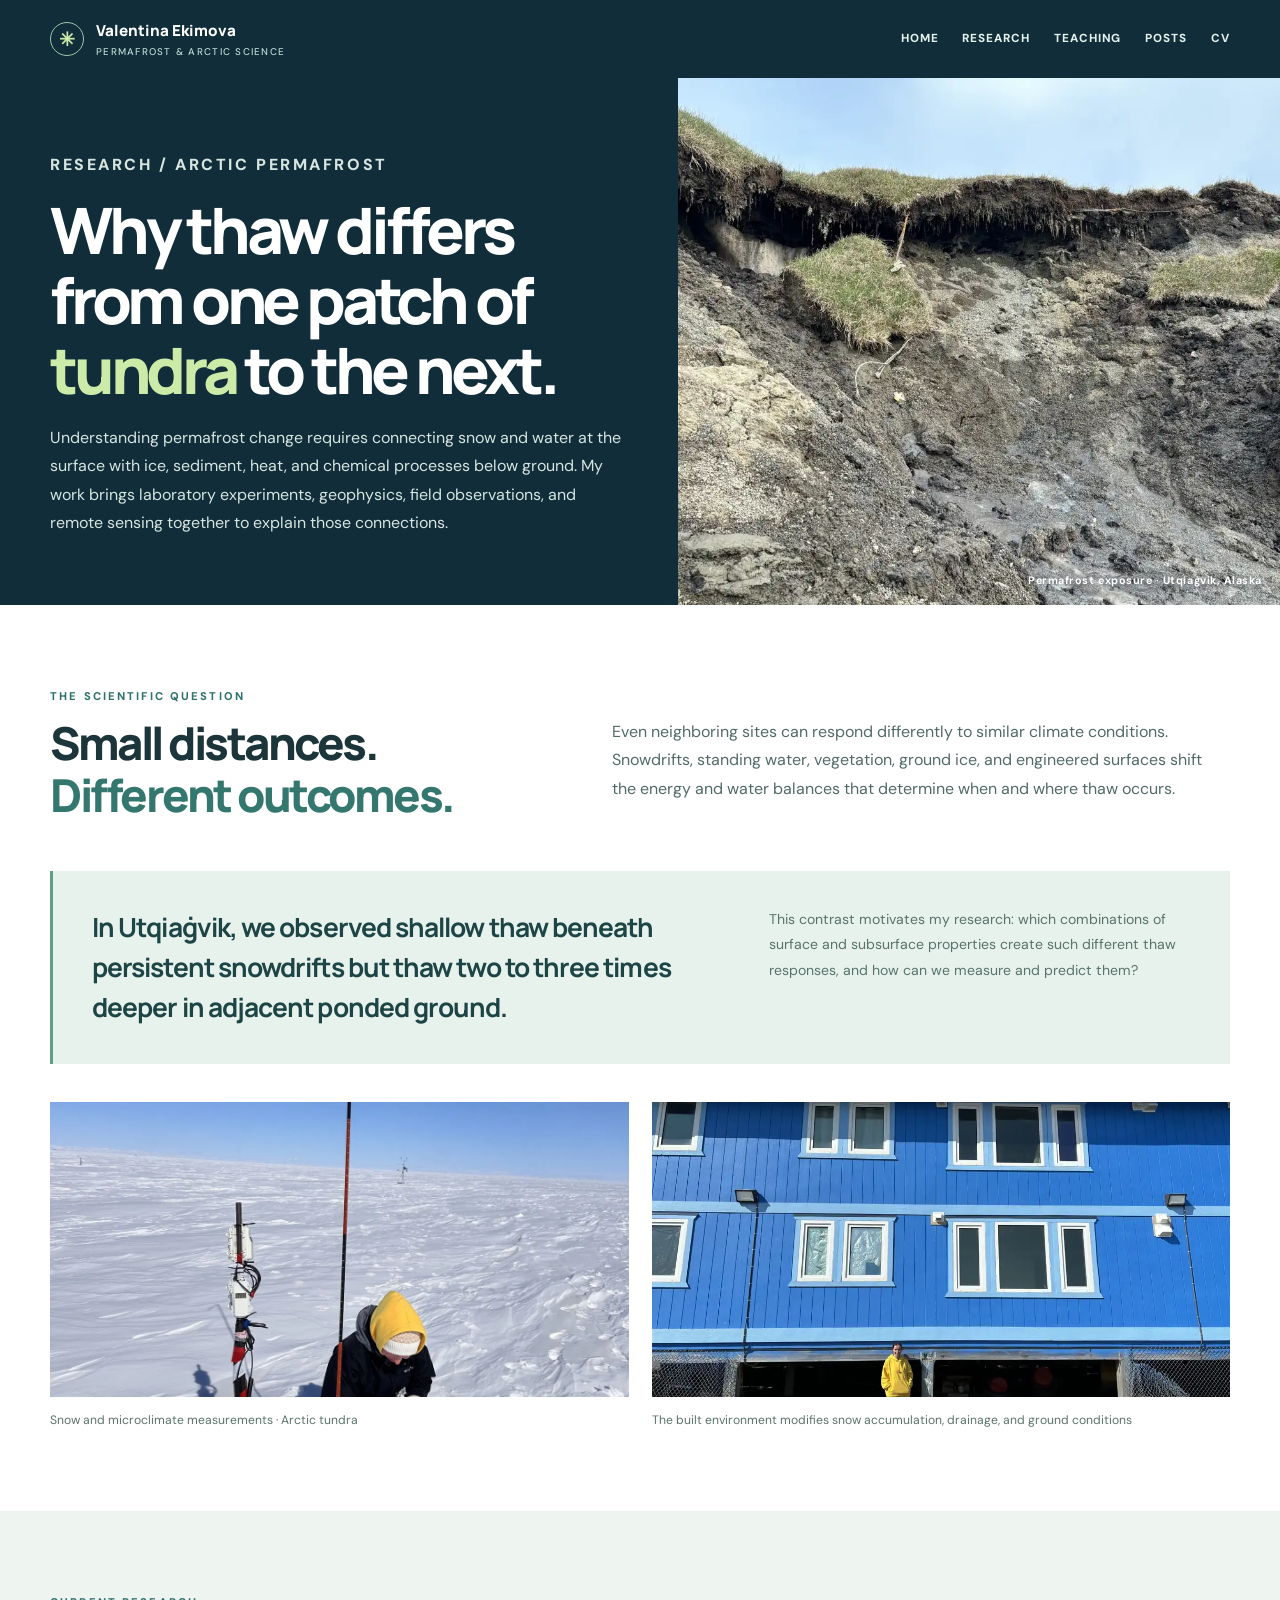
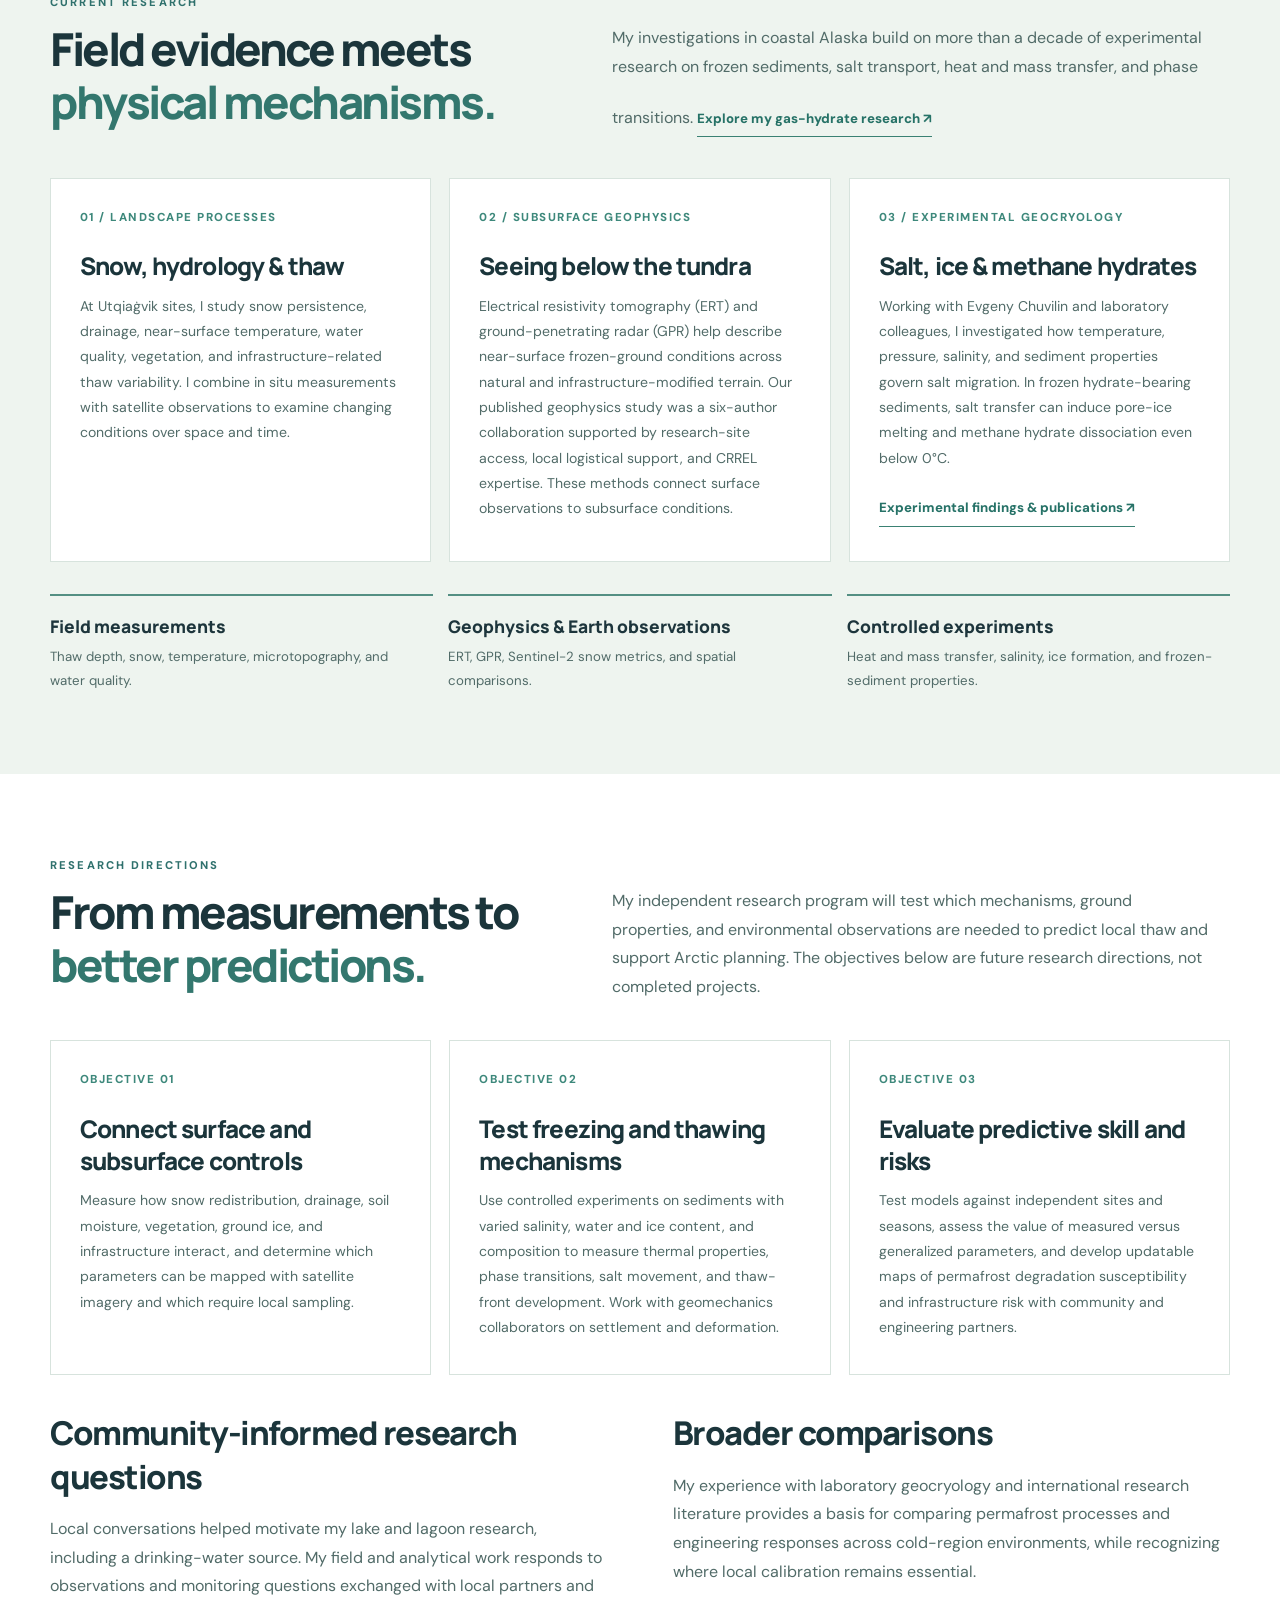
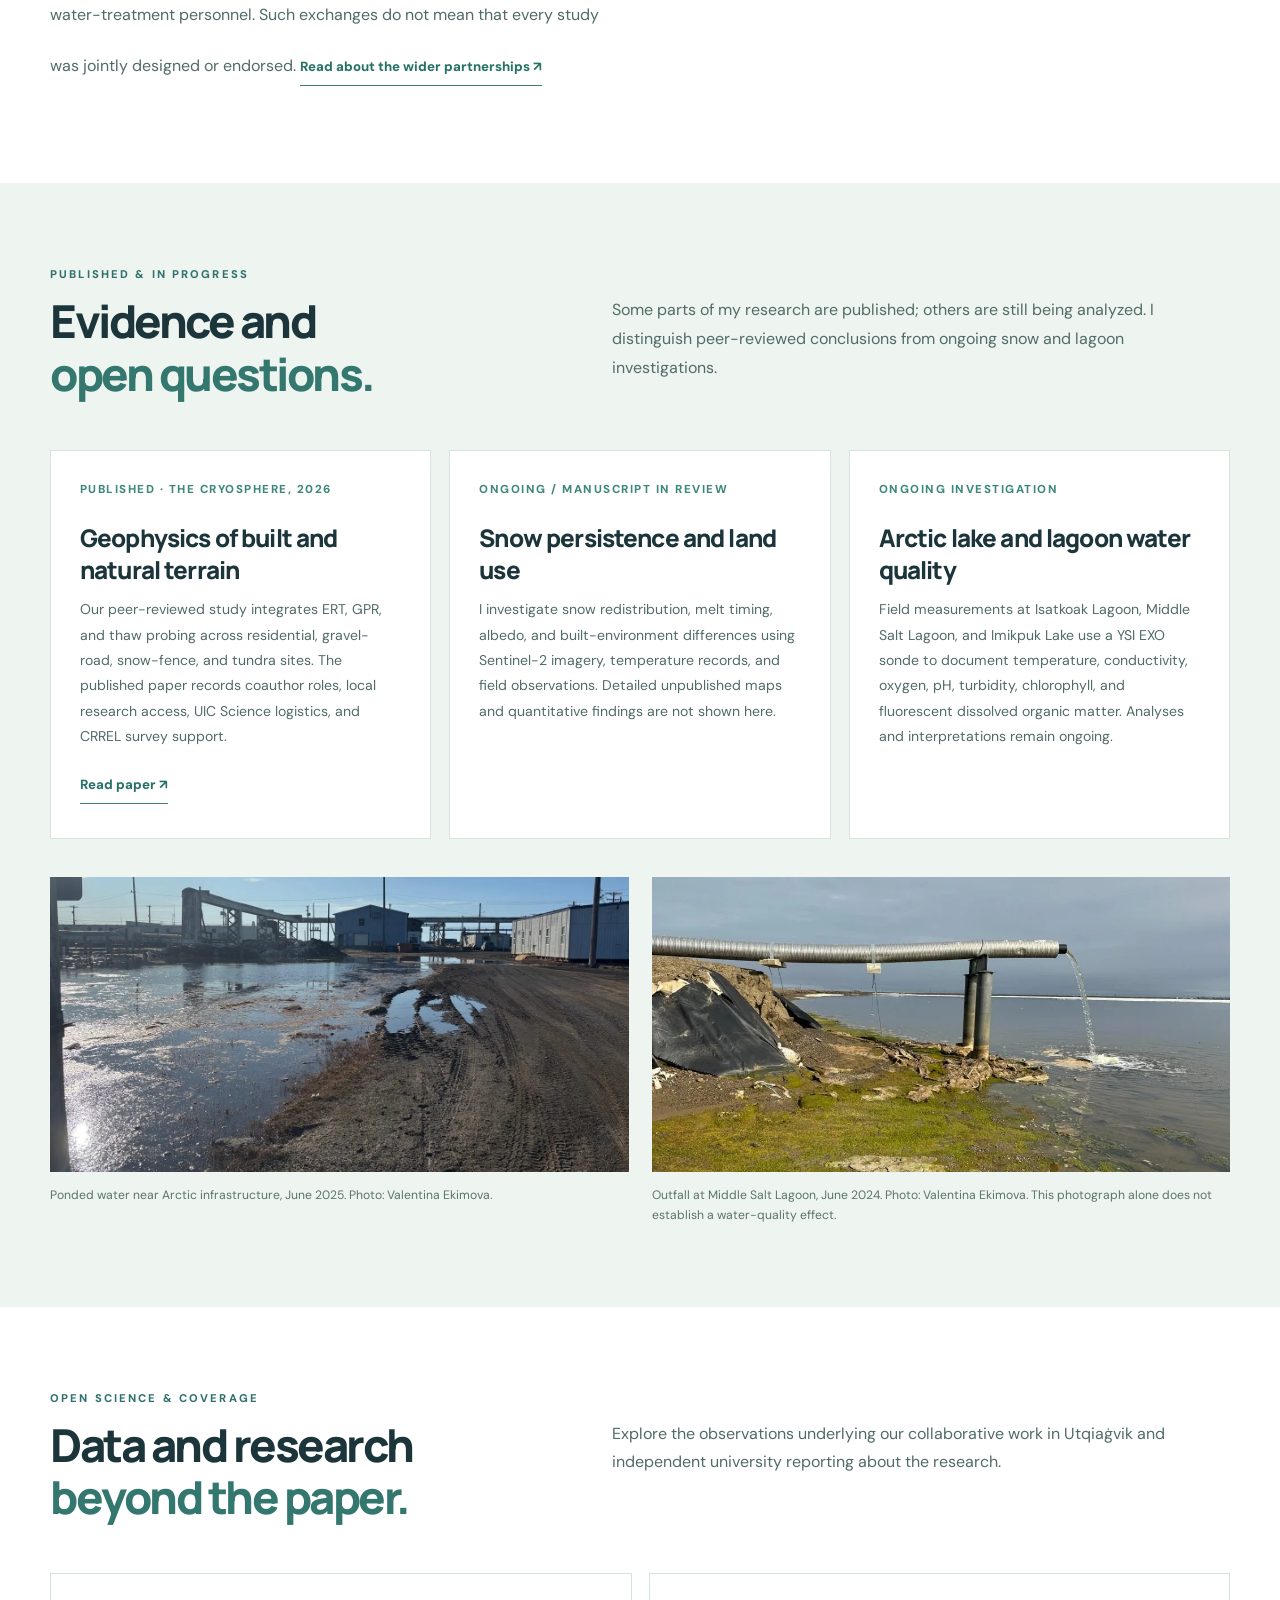
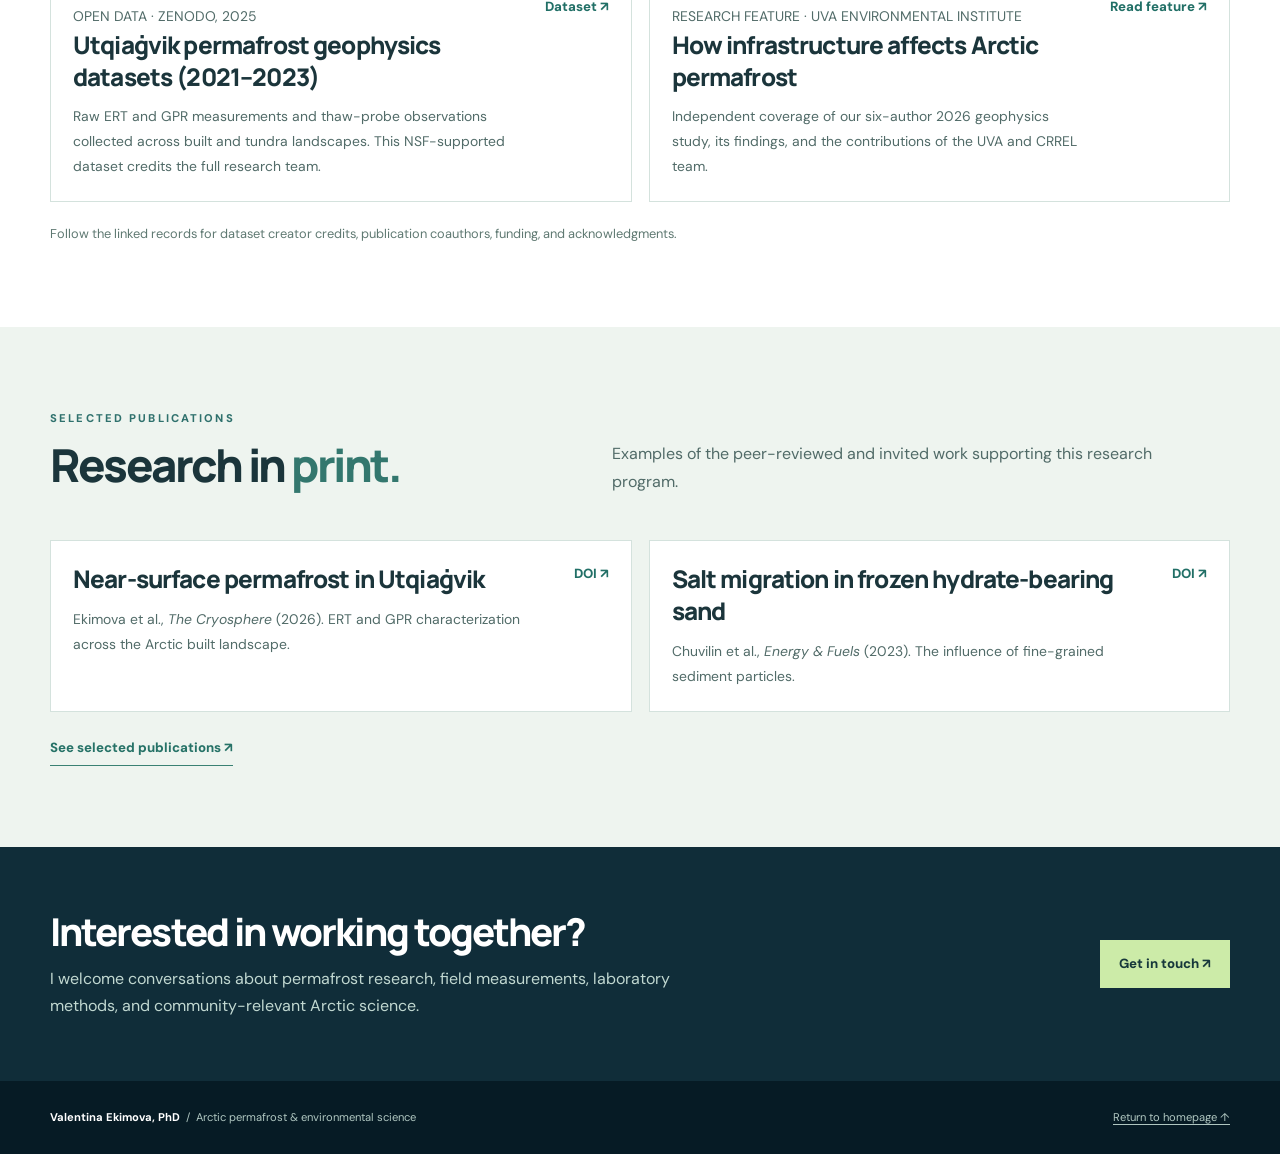
<file: research.html>
<!doctype html><html lang="en"><head><meta charset="utf-8"><meta name="viewport" content="width=device-width,initial-scale=1"><meta name="theme-color" content="#102d39"><link rel="preconnect" href="https://fonts.googleapis.com"><link rel="preconnect" href="https://fonts.gstatic.com" crossorigin><link href="https://fonts.googleapis.com/css2?family=DM+Sans:wght@400;500;600;700&family=Manrope:wght@400;500;600;700;800&display=swap" rel="stylesheet"><link rel="stylesheet" href="styles.css"><link rel="stylesheet" href="profile-pages.css"><meta name="description" content="Research of Valentina Ekimova on Arctic permafrost, infrastructure, snow hydrology, frozen sediments and predicting thaw."><title>Research | Valentina Ekimova, PhD</title></head><body><a href="#content" class="skip-link">Skip to content</a><header class="detail-header"><div class="container"><a href="index.html" class="detail-brand"><span class="detail-mark" aria-hidden="true">✳</span><span>Valentina Ekimova<em>Permafrost &amp; Arctic Science</em></span></a><nav class="detail-nav" aria-label="Section navigation"><a href="index.html">Home</a><a href="research.html">Research</a><a href="teaching.html">Teaching</a><a href="posts.html">Posts</a><a href="cv.html">CV</a></nav></div></header><main id="content">
<section class="detail-hero"><div class="detail-hero-text"><p class="detail-kicker">RESEARCH / ARCTIC PERMAFROST</p><h1>Why thaw differs from one patch of <em>tundra</em> to the next.</h1><p>Understanding permafrost change requires connecting snow and water at the surface with ice, sediment, heat, and chemical processes below ground. My work brings laboratory experiments, geophysics, field observations, and remote sensing together to explain those connections.</p></div><figure class="detail-hero-figure"><img src="assets/permafrost-exposure.webp" alt="Exposed sediments and frozen ground beneath a vegetated Arctic tundra surface"><figcaption>Permafrost exposure · Utqiaġvik, Alaska</figcaption></figure></section>
<section class="detail-section"><div class="container"><div class="detail-section-header"><div><p class="overline teal">THE SCIENTIFIC QUESTION</p><h2>Small distances.<br><em>Different outcomes.</em></h2></div><p>Even neighboring sites can respond differently to similar climate conditions. Snowdrifts, standing water, vegetation, ground ice, and engineered surfaces shift the energy and water balances that determine when and where thaw occurs.</p></div><div class="detail-aside"><p class="detail-quote">In Utqiaġvik, we observed shallow thaw beneath persistent snowdrifts but thaw two to three times deeper in adjacent ponded ground.</p><p>This contrast motivates my research: which combinations of surface and subsurface properties create such different thaw responses, and how can we measure and predict them?</p></div>
<div class="detail-photo-row"><figure><img loading="lazy" src="assets/snow-monitoring.webp" alt="Field researcher observing snow conditions beside Arctic monitoring instruments"><figcaption>Snow and microclimate measurements · Arctic tundra</figcaption></figure><figure><img loading="lazy" src="assets/arctic-elevated-building.webp" alt="Elevated blue building over exposed ground in Arctic Alaska"><figcaption>The built environment modifies snow accumulation, drainage, and ground conditions</figcaption></figure></div></div></section>
<section class="detail-section soft"><div class="container"><div class="detail-section-header"><div><p class="overline teal">CURRENT RESEARCH</p><h2>Field evidence meets <em>physical mechanisms.</em></h2></div><p>My investigations in coastal Alaska build on more than a decade of experimental research on frozen sediments, salt transport, heat and mass transfer, and phase transitions. <a href="hydrates.html" class="detail-link">Explore my gas-hydrate research ↗</a></p></div><div class="detail-grid">
<article class="detail-card"><p class="step">01 / LANDSCAPE PROCESSES</p><h3>Snow, hydrology &amp; thaw</h3><p>At Utqiaġvik sites, I study snow persistence, drainage, near-surface temperature, water quality, vegetation, and infrastructure-related thaw variability. I combine in situ measurements with satellite observations to examine changing conditions over space and time.</p></article>
<article class="detail-card"><p class="step">02 / SUBSURFACE GEOPHYSICS</p><h3>Seeing below the tundra</h3><p>Electrical resistivity tomography (ERT) and ground-penetrating radar (GPR) help describe near-surface frozen-ground conditions across natural and infrastructure-modified terrain. Our published geophysics study was a six-author collaboration supported by research-site access, local logistical support, and CRREL expertise. These methods connect surface observations to subsurface conditions.</p></article>
<article class="detail-card"><p class="step">03 / EXPERIMENTAL GEOCRYOLOGY</p><h3>Salt, ice &amp; methane hydrates</h3><p>Working with Evgeny Chuvilin and laboratory colleagues, I investigated how temperature, pressure, salinity, and sediment properties govern salt migration. In frozen hydrate-bearing sediments, salt transfer can induce pore-ice melting and methane hydrate dissociation even below 0°C. <a href="hydrates.html" class="detail-link">Experimental findings &amp; publications ↗</a></p></article>
</div><div class="detail-points"><div class="detail-point"><strong>Field measurements</strong><p>Thaw depth, snow, temperature, microtopography, and water quality.</p></div><div class="detail-point"><strong>Geophysics &amp; Earth observations</strong><p>ERT, GPR, Sentinel-2 snow metrics, and spatial comparisons.</p></div><div class="detail-point"><strong>Controlled experiments</strong><p>Heat and mass transfer, salinity, ice formation, and frozen-sediment properties.</p></div></div></div></section>
<section class="detail-section"><div class="container"><div class="detail-section-header"><div><p class="overline teal">RESEARCH DIRECTIONS</p><h2>From measurements to <em>better predictions.</em></h2></div><p>My independent research program will test which mechanisms, ground properties, and environmental observations are needed to predict local thaw and support Arctic planning. The objectives below are future research directions, not completed projects.</p></div><div class="detail-grid">
<article class="detail-card"><p class="step">OBJECTIVE 01</p><h3>Connect surface and subsurface controls</h3><p>Measure how snow redistribution, drainage, soil moisture, vegetation, ground ice, and infrastructure interact, and determine which parameters can be mapped with satellite imagery and which require local sampling.</p></article>
<article class="detail-card"><p class="step">OBJECTIVE 02</p><h3>Test freezing and thawing mechanisms</h3><p>Use controlled experiments on sediments with varied salinity, water and ice content, and composition to measure thermal properties, phase transitions, salt movement, and thaw-front development. Work with geomechanics collaborators on settlement and deformation.</p></article>
<article class="detail-card"><p class="step">OBJECTIVE 03</p><h3>Evaluate predictive skill and risks</h3><p>Test models against independent sites and seasons, assess the value of measured versus generalized parameters, and develop updatable maps of permafrost degradation susceptibility and infrastructure risk with community and engineering partners.</p></article>
</div><div style="margin-top:36px" class="detail-story"><div><h3>Community-informed research questions</h3><p>Local conversations helped motivate my lake and lagoon research, including a drinking-water source. My field and analytical work responds to observations and monitoring questions exchanged with local partners and water-treatment personnel. Such exchanges do not mean that every study was jointly designed or endorsed. <a href="community.html" class="detail-link">Read about the wider partnerships ↗</a></p></div><div><h3>Broader comparisons</h3><p>My experience with laboratory geocryology and international research literature provides a basis for comparing permafrost processes and engineering responses across cold-region environments, while recognizing where local calibration remains essential.</p></div></div></div></section>
<section class="detail-section soft"><div class="container">
<div class="detail-section-header"><div><p class="overline teal">PUBLISHED &amp; IN PROGRESS</p><h2>Evidence and<br><em>open questions.</em></h2></div><p>Some parts of my research are published; others are still being analyzed. I distinguish peer-reviewed conclusions from ongoing snow and lagoon investigations.</p></div>
<div class="detail-grid">
<article class="detail-card"><p class="step">PUBLISHED · THE CRYOSPHERE, 2026</p><h3>Geophysics of built and natural terrain</h3><p>Our peer-reviewed study integrates ERT, GPR, and thaw probing across residential, gravel-road, snow-fence, and tundra sites. The published paper records coauthor roles, local research access, UIC Science logistics, and CRREL survey support.</p><a href="https://doi.org/10.5194/tc-20-265-2026" target="_blank" rel="noopener noreferrer" class="detail-link">Read paper ↗</a></article>
<article class="detail-card"><p class="step">ONGOING / MANUSCRIPT IN REVIEW</p><h3>Snow persistence and land use</h3><p>I investigate snow redistribution, melt timing, albedo, and built-environment differences using Sentinel-2 imagery, temperature records, and field observations. Detailed unpublished maps and quantitative findings are not shown here.</p></article>
<article class="detail-card"><p class="step">ONGOING INVESTIGATION</p><h3>Arctic lake and lagoon water quality</h3><p>Field measurements at Isatkoak Lagoon, Middle Salt Lagoon, and Imikpuk Lake use a YSI EXO sonde to document temperature, conductivity, oxygen, pH, turbidity, chlorophyll, and fluorescent dissolved organic matter. Analyses and interpretations remain ongoing.</p></article>
</div>
<div class="detail-photo-row"><figure><img src="assets/infrastructure-ponding.webp" alt="Ponding beside a gravel road and Arctic infrastructure" loading="lazy"><figcaption>Ponded water near Arctic infrastructure, June 2025. Photo: Valentina Ekimova.</figcaption></figure><figure><img src="assets/middle-salt-lagoon-outfall.webp" alt="Water outfall on the shore of Middle Salt Lagoon" loading="lazy"><figcaption>Outfall at Middle Salt Lagoon, June 2024. Photo: Valentina Ekimova. This photograph alone does not establish a water-quality effect.</figcaption></figure></div>
</div></section>
<section class="detail-section" id="research-resources"><div class="container">
<div class="detail-section-header"><div><p class="overline teal">OPEN SCIENCE &amp; COVERAGE</p><h2>Data and research <em>beyond the paper.</em></h2></div><p>Explore the observations underlying our collaborative work in Utqiaġvik and independent university reporting about the research.</p></div>
<div class="detail-resources">
<article class="detail-resource"><div><p class="step">OPEN DATA · ZENODO, 2025</p><h3>Utqiaġvik permafrost geophysics datasets (2021–2023)</h3><p>Raw ERT and GPR measurements and thaw-probe observations collected across built and tundra landscapes. This NSF-supported dataset credits the full research team.</p></div><a href="https://doi.org/10.5281/zenodo.17096203" target="_blank" rel="noopener noreferrer">Dataset ↗</a></article>
<article class="detail-resource"><div><p class="step">RESEARCH FEATURE · UVA ENVIRONMENTAL INSTITUTE</p><h3>How infrastructure affects Arctic permafrost</h3><p>Independent coverage of our six-author 2026 geophysics study, its findings, and the contributions of the UVA and CRREL team.</p></div><a href="https://environment.virginia.edu/news/new-study-illuminates-how-infrastructure-affects-permafrost-arctic-communities" target="_blank" rel="noopener noreferrer">Read feature ↗</a></article>
</div><p style="margin-top:20px;color:#5f7972;font-size:.8rem">Follow the linked records for dataset creator credits, publication coauthors, funding, and acknowledgments.</p>
</div></section>
<section class="detail-section soft"><div class="container"><div class="detail-section-header"><div><p class="overline teal">SELECTED PUBLICATIONS</p><h2>Research in <em>print.</em></h2></div><p>Examples of the peer-reviewed and invited work supporting this research program.</p></div><div class="detail-resources"><article class="detail-resource"><div><h3>Near-surface permafrost in Utqiaġvik</h3><p>Ekimova et al., <em>The Cryosphere</em> (2026). ERT and GPR characterization across the Arctic built landscape.</p></div><a href="https://doi.org/10.5194/tc-20-265-2026" target="_blank" rel="noopener noreferrer">DOI ↗</a></article><article class="detail-resource"><div><h3>Salt migration in frozen hydrate-bearing sand</h3><p>Chuvilin et al., <em>Energy &amp; Fuels</em> (2023). The influence of fine-grained sediment particles.</p></div><a href="https://doi.org/10.1021/acs.energyfuels.3c00274" target="_blank" rel="noopener noreferrer">DOI ↗</a></article></div><a class="detail-link" href="index.html#publications">See selected publications ↗</a></div></section>
<section class="detail-cta"><div class="container detail-cta-inner"><div><h2>Interested in working together?</h2><p>I welcome conversations about permafrost research, field measurements, laboratory methods, and community-relevant Arctic science.</p></div><a href="mailto:sqa2tu@virginia.edu">Get in touch ↗</a></div></section>
</main><footer><div class="container footer-inner"><span><strong>Valentina Ekimova, PhD</strong> &nbsp;/&nbsp; Arctic permafrost &amp; environmental science</span><span><a href="index.html">Return to homepage ↑</a></span></div></footer></body></html>
</file>
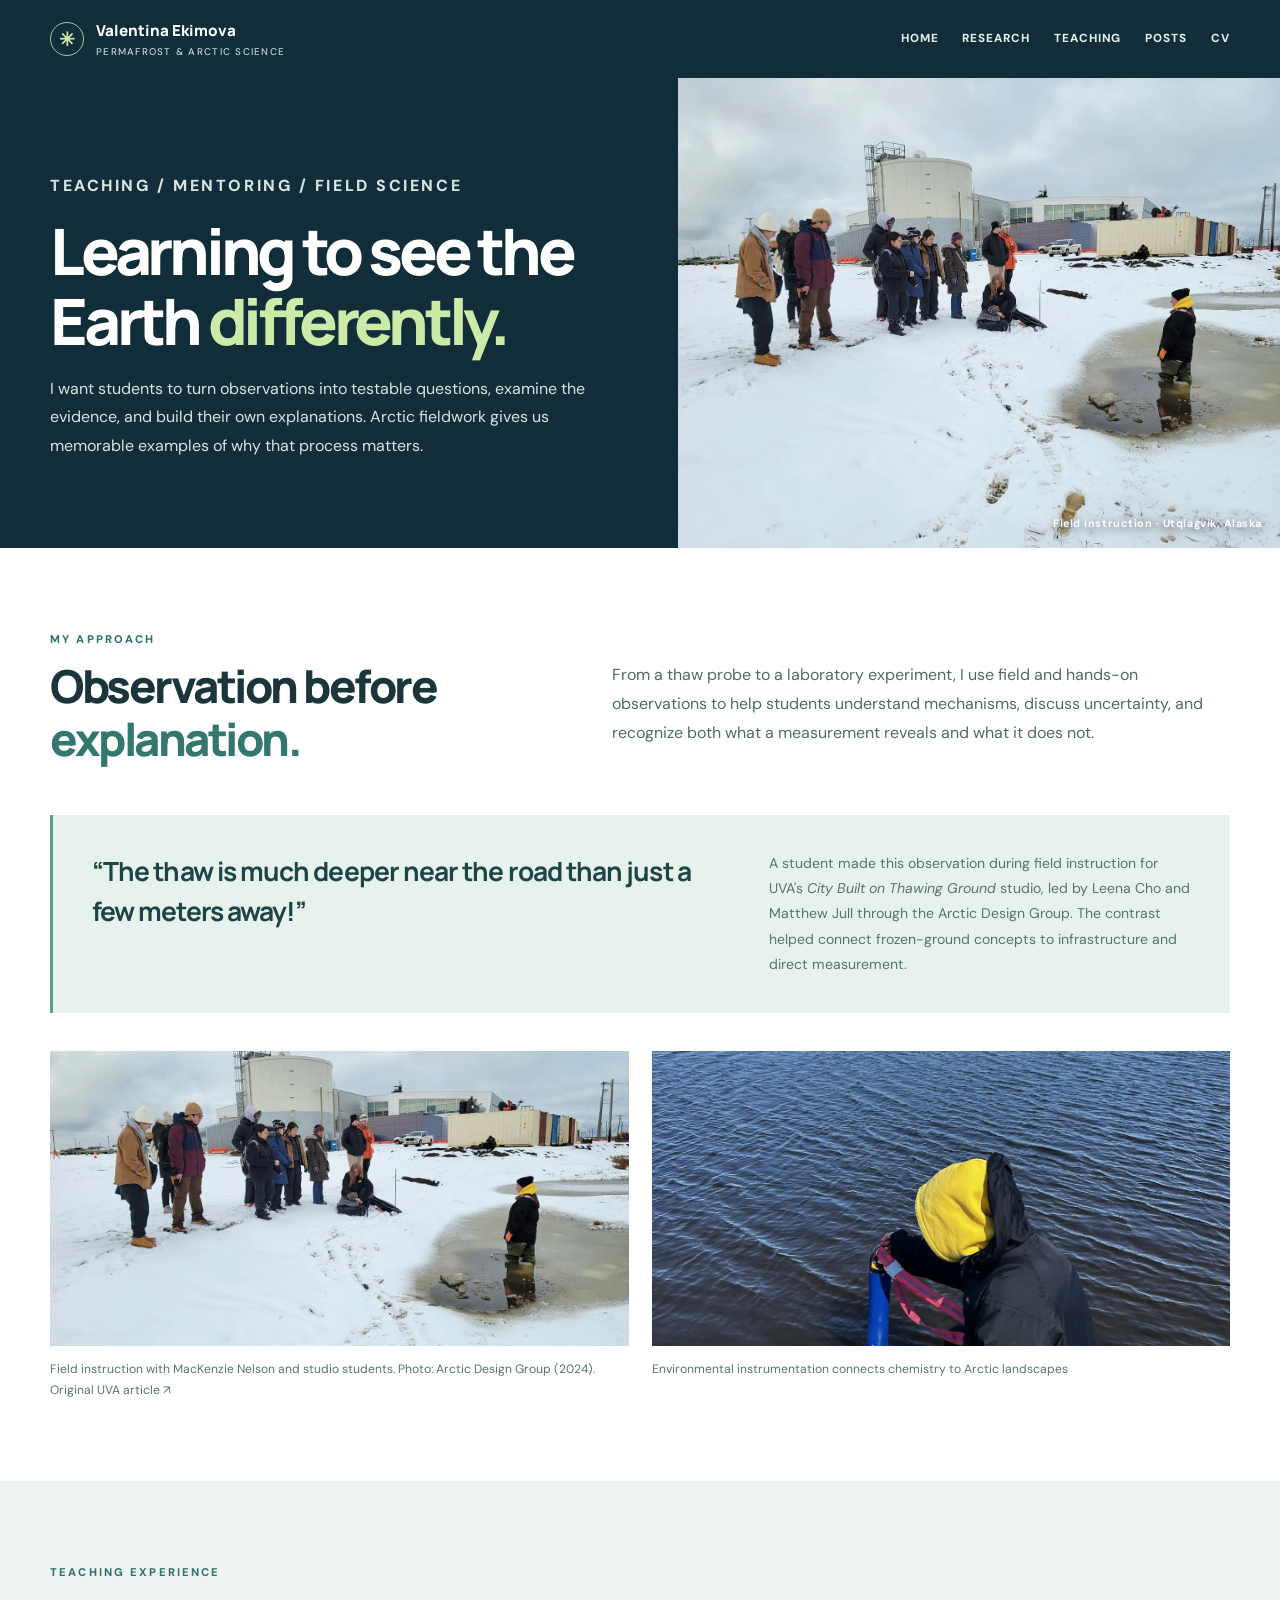
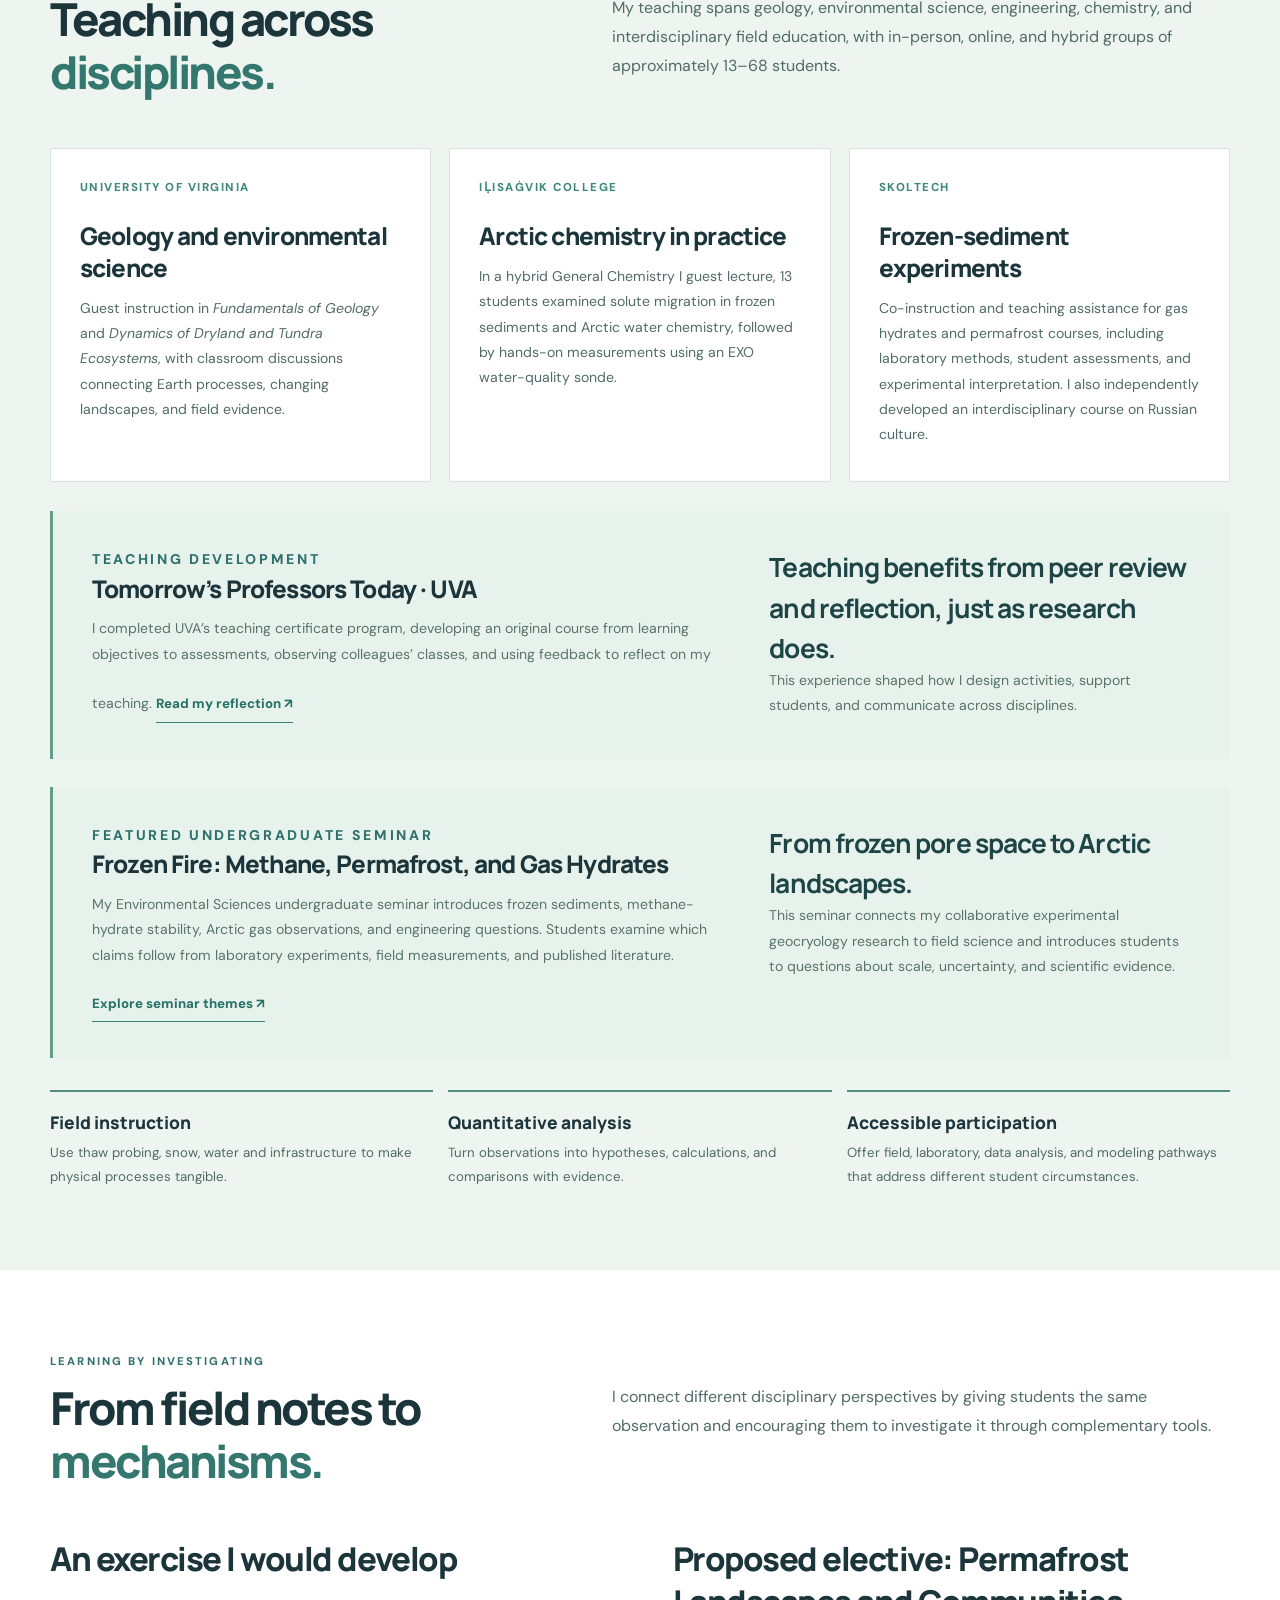
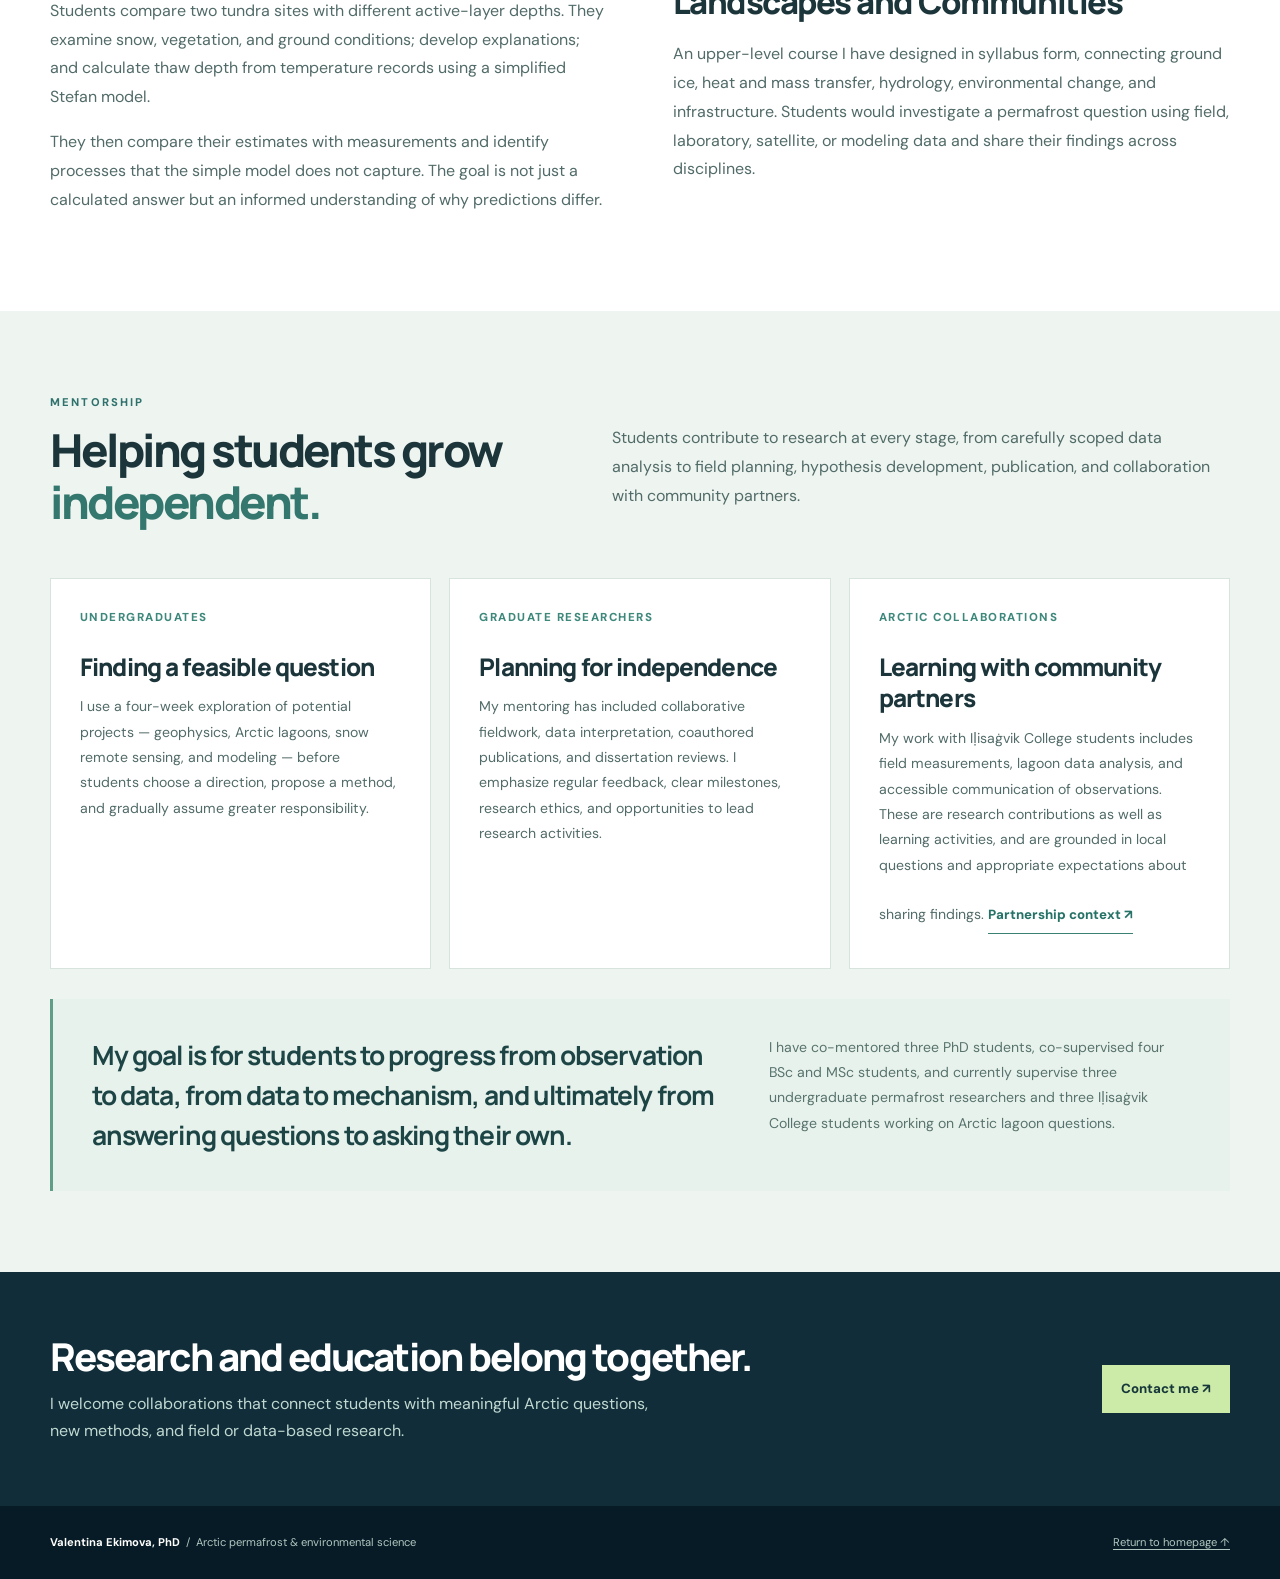
<file: teaching.html>
<!doctype html><html lang="en"><head><meta charset="utf-8"><meta name="viewport" content="width=device-width,initial-scale=1"><meta name="theme-color" content="#102d39"><link rel="preconnect" href="https://fonts.googleapis.com"><link rel="preconnect" href="https://fonts.gstatic.com" crossorigin><link href="https://fonts.googleapis.com/css2?family=DM+Sans:wght@400;500;600;700&family=Manrope:wght@400;500;600;700;800&display=swap" rel="stylesheet"><link rel="stylesheet" href="styles.css"><link rel="stylesheet" href="profile-pages.css"><meta name="description" content="Valentina Ekimova's approach to teaching and mentoring through Arctic field science, experimental learning, and interdisciplinary research."><title>Teaching &amp; Mentoring | Valentina Ekimova, PhD</title></head><body><a href="#content" class="skip-link">Skip to content</a><header class="detail-header"><div class="container"><a href="index.html" class="detail-brand"><span class="detail-mark" aria-hidden="true">✳</span><span>Valentina Ekimova<em>Permafrost &amp; Arctic Science</em></span></a><nav class="detail-nav" aria-label="Section navigation"><a href="index.html">Home</a><a href="research.html">Research</a><a href="teaching.html">Teaching</a><a href="posts.html">Posts</a><a href="cv.html">CV</a></nav></div></header><main id="content">
<section class="detail-hero"><div class="detail-hero-text"><p class="detail-kicker">TEACHING / MENTORING / FIELD SCIENCE</p><h1>Learning to see the Earth <em>differently.</em></h1><p>I want students to turn observations into testable questions, examine the evidence, and build their own explanations. Arctic fieldwork gives us memorable examples of why that process matters.</p></div><figure class="detail-hero-figure"><img src="assets/field-teaching.webp" alt="A group of students and instructors observing winter surface water near buildings in Arctic Alaska"><figcaption>Field instruction · Utqiaġvik, Alaska</figcaption></figure></section>
<section class="detail-section"><div class="container"><div class="detail-section-header"><div><p class="overline teal">MY APPROACH</p><h2>Observation before <em>explanation.</em></h2></div><p>From a thaw probe to a laboratory experiment, I use field and hands-on observations to help students understand mechanisms, discuss uncertainty, and recognize both what a measurement reveals and what it does not.</p></div><div class="detail-aside"><p class="detail-quote">“The thaw is much deeper near the road than just a few meters away!”</p><p>A student made this observation during field instruction for UVA's <em>City Built on Thawing Ground</em> studio, led by Leena Cho and Matthew Jull through the Arctic Design Group. The contrast helped connect frozen-ground concepts to infrastructure and direct measurement.</p></div><div class="detail-photo-row"><figure><img loading="lazy" src="assets/field-teaching.webp" alt="A group in winter clothing participating in Arctic field instruction"><figcaption>Field instruction with MacKenzie Nelson and studio students. Photo: Arctic Design Group (2024). <a href="https://engagement.virginia.edu/learn/thoughts-from-the-lawn/20250307-Cho-Jull" target="_blank" rel="noopener noreferrer">Original UVA article ↗</a></figcaption></figure><figure><img loading="lazy" src="assets/lagoon-measurements.webp" alt="Researcher operating a water-quality sensor in a partly ice-covered lagoon"><figcaption>Environmental instrumentation connects chemistry to Arctic landscapes</figcaption></figure></div></div></section>
<section class="detail-section soft"><div class="container"><div class="detail-section-header"><div><p class="overline teal">TEACHING EXPERIENCE</p><h2>Teaching across <em>disciplines.</em></h2></div><p>My teaching spans geology, environmental science, engineering, chemistry, and interdisciplinary field education, with in-person, online, and hybrid groups of approximately 13–68 students.</p></div><div class="detail-grid">
<article class="detail-card"><p class="step">UNIVERSITY OF VIRGINIA</p><h3>Geology and environmental science</h3><p>Guest instruction in <em>Fundamentals of Geology</em> and <em>Dynamics of Dryland and Tundra Ecosystems</em>, with classroom discussions connecting Earth processes, changing landscapes, and field evidence.</p></article>
<article class="detail-card"><p class="step">IḶISAĠVIK COLLEGE</p><h3>Arctic chemistry in practice</h3><p>In a hybrid General Chemistry I guest lecture, 13 students examined solute migration in frozen sediments and Arctic water chemistry, followed by hands-on measurements using an EXO water-quality sonde.</p></article>
<article class="detail-card"><p class="step">SKOLTECH</p><h3>Frozen-sediment experiments</h3><p>Co-instruction and teaching assistance for gas hydrates and permafrost courses, including laboratory methods, student assessments, and experimental interpretation. I also independently developed an interdisciplinary course on Russian culture.</p></article>
</div><div class="detail-aside" style="margin-top:29px"><div><p class="overline teal">TEACHING DEVELOPMENT</p><h3>Tomorrow’s Professors Today · UVA</h3><p>I completed UVA’s teaching certificate program, developing an original course from learning objectives to assessments, observing colleagues’ classes, and using feedback to reflect on my teaching. <a class="detail-link" href="https://www.linkedin.com/posts/valentina-ekimova-0524a8123_teaching-doesnt-always-happen-in-a-classroom-activity-7493071263696023553-2DmW" target="_blank" rel="noopener noreferrer">Read my reflection ↗</a></p></div><div><p class="detail-quote">Teaching benefits from peer review and reflection, just as research does.</p><p>This experience shaped how I design activities, support students, and communicate across disciplines.</p></div></div><div class="detail-aside" style="margin-top:28px"><div><p class="overline teal">FEATURED UNDERGRADUATE SEMINAR</p><h3>Frozen Fire: Methane, Permafrost, and Gas Hydrates</h3><p>My Environmental Sciences undergraduate seminar introduces frozen sediments, methane-hydrate stability, Arctic gas observations, and engineering questions. Students examine which claims follow from laboratory experiments, field measurements, and published literature.</p><a class="detail-link" href="frozen-fire.html">Explore seminar themes ↗</a></div><div><p class="detail-quote">From frozen pore space to Arctic landscapes.</p><p>This seminar connects my collaborative experimental geocryology research to field science and introduces students to questions about scale, uncertainty, and scientific evidence.</p></div></div><div class="detail-points"><div class="detail-point"><strong>Field instruction</strong><p>Use thaw probing, snow, water and infrastructure to make physical processes tangible.</p></div><div class="detail-point"><strong>Quantitative analysis</strong><p>Turn observations into hypotheses, calculations, and comparisons with evidence.</p></div><div class="detail-point"><strong>Accessible participation</strong><p>Offer field, laboratory, data analysis, and modeling pathways that address different student circumstances.</p></div></div></div></section>
<section class="detail-section"><div class="container"><div class="detail-section-header"><div><p class="overline teal">LEARNING BY INVESTIGATING</p><h2>From field notes to <em>mechanisms.</em></h2></div><p>I connect different disciplinary perspectives by giving students the same observation and encouraging them to investigate it through complementary tools.</p></div><div class="detail-story"><div><h3>An exercise I would develop</h3><p>Students compare two tundra sites with different active-layer depths. They examine snow, vegetation, and ground conditions; develop explanations; and calculate thaw depth from temperature records using a simplified Stefan model.</p><p>They then compare their estimates with measurements and identify processes that the simple model does not capture. The goal is not just a calculated answer but an informed understanding of why predictions differ.</p></div><div><h3>Proposed elective: Permafrost Landscapes and Communities</h3><p>An upper-level course I have designed in syllabus form, connecting ground ice, heat and mass transfer, hydrology, environmental change, and infrastructure. Students would investigate a permafrost question using field, laboratory, satellite, or modeling data and share their findings across disciplines.</p></div></div></div></section>
<section class="detail-section soft"><div class="container"><div class="detail-section-header"><div><p class="overline teal">MENTORSHIP</p><h2>Helping students grow <em>independent.</em></h2></div><p>Students contribute to research at every stage, from carefully scoped data analysis to field planning, hypothesis development, publication, and collaboration with community partners.</p></div><div class="detail-grid"><article class="detail-card"><p class="step">UNDERGRADUATES</p><h3>Finding a feasible question</h3><p>I use a four-week exploration of potential projects — geophysics, Arctic lagoons, snow remote sensing, and modeling — before students choose a direction, propose a method, and gradually assume greater responsibility.</p></article><article class="detail-card"><p class="step">GRADUATE RESEARCHERS</p><h3>Planning for independence</h3><p>My mentoring has included collaborative fieldwork, data interpretation, coauthored publications, and dissertation reviews. I emphasize regular feedback, clear milestones, research ethics, and opportunities to lead research activities.</p></article><article class="detail-card"><p class="step">ARCTIC COLLABORATIONS</p><h3>Learning with community partners</h3><p>My work with Iḷisaġvik College students includes field measurements, lagoon data analysis, and accessible communication of observations. These are research contributions as well as learning activities, and are grounded in local questions and appropriate expectations about sharing findings. <a href="community.html" class="detail-link">Partnership context ↗</a></p></article></div><div class="detail-aside" style="margin-top:30px"><p class="detail-quote">My goal is for students to progress from observation to data, from data to mechanism, and ultimately from answering questions to asking their own.</p><p>I have co-mentored three PhD students, co-supervised four BSc and MSc students, and currently supervise three undergraduate permafrost researchers and three Iḷisaġvik College students working on Arctic lagoon questions.</p></div></div></section>
<section class="detail-cta"><div class="container detail-cta-inner"><div><h2>Research and education belong together.</h2><p>I welcome collaborations that connect students with meaningful Arctic questions, new methods, and field or data-based research.</p></div><a href="mailto:sqa2tu@virginia.edu">Contact me ↗</a></div></section>
</main><footer><div class="container footer-inner"><span><strong>Valentina Ekimova, PhD</strong> &nbsp;/&nbsp; Arctic permafrost &amp; environmental science</span><span><a href="index.html">Return to homepage ↑</a></span></div></footer></body></html>
</file>
<file: styles.css>
:root{--navy:#102d39;--navy-dark:#0b232f;--deep:#071d29;--ice:#ecf2ed;--pale:#f6f7f1;--paper:#fff;--ink:#1d353c;--muted:#677a7b;--line:#d8e3df;--teal:#2f716d;--sea:#a4c3bb;--mint:#d1e7db;--lime:#cceba8;--sans:"DM Sans",Arial,sans-serif;--head:Manrope,Arial,sans-serif}
*,*::before,*::after{box-sizing:border-box}html{scroll-behavior:smooth;scroll-padding-top:86px}body{margin:0;background:var(--pale);color:var(--ink);font:16px/1.68 var(--sans);-webkit-font-smoothing:antialiased}img{max-width:100%;display:block}figure,p,blockquote{margin:0}a{color:inherit;text-decoration:none}button{font:inherit}::selection{color:var(--navy);background:var(--lime)}:focus-visible{outline:3px solid #a5d583;outline-offset:3px}.container{width:min(1180px,calc(100% - 74px));margin:0 auto}.skip-link{position:absolute;top:-80px;left:8px;z-index:50;background:white;color:#111;padding:10px}.skip-link:focus{top:8px}
.site-header{height:82px;background:var(--navy-dark);color:#fff;position:relative;z-index:10}.header-inner{height:100%;display:flex;justify-content:space-between;gap:20px;align-items:center}.brand{display:flex;gap:11px;align-items:center;white-space:nowrap}.brand-symbol{height:39px;width:39px;border:1px solid #a1bbb6;border-radius:50%;display:grid;place-items:center;font-size:24px;color:#d8eebc}.brand strong{display:block;font:800 1rem/1.15 var(--head);letter-spacing:-.035em}.brand small{font-size:.59rem;letter-spacing:.12em;text-transform:uppercase;color:#b4cbc4}.site-header nav{display:flex;align-items:center;gap:22px}.site-header nav a{font-size:.7rem;font-weight:800;letter-spacing:.065em;text-transform:uppercase;color:#d8e7e2;transition:color .2s}.site-header nav a:hover,.site-header nav a:focus-visible{color:var(--lime)}.site-header nav a.nav-cv{border:1px solid #819f9b;padding:10px 15px;color:white}.menu-toggle{display:none;background:transparent;border:1px solid #7c9997;border-radius:3px;color:#fff;padding:8px 13px;cursor:pointer;font-size:.83rem;font-weight:700}
.hero{min-height:650px;display:grid;grid-template-columns:52% 48%;background:var(--navy);color:#f5faf8;position:relative;overflow:hidden}.hero-copy{padding:75px 7vw 40px max(37px,calc((100vw - 1180px)/2));align-content:center;position:relative}.hero-copy::after{content:"";position:absolute;right:-1px;top:0;height:100%;border-right:1px solid #ffffff1a;pointer-events:none}.hero-copy-inner{position:relative;z-index:1;max-width:630px}.overline,.tiny-label{font-size:.7rem;letter-spacing:.19em;font-weight:800;text-transform:uppercase}.overline.lime{color:var(--lime)}.overline.teal{color:var(--teal)}.overline.pale{color:#bde2d7}.overline-dash{display:inline-block;width:27px;height:1px;background:currentColor;vertical-align:middle;margin-right:11px}.hero h1,.section h2,.contact-section h2{font-family:var(--head);font-weight:800;letter-spacing:-.065em;line-height:1.10}.hero h1{font-size:clamp(3.45rem,5.4vw,6.55rem);margin:25px 0 24px}.hero h1 em,.section h2 em,.contact-section h2 em{font-style:normal;color:var(--lime)}.hero-intro{max-width:570px;font-size:1.07rem;line-height:1.76;color:#d7e7e2}.hero-actions{display:flex;gap:12px;flex-wrap:wrap;margin:32px 0 48px}.button{display:inline-flex;align-items:center;justify-content:center;gap:21px;padding:14px 22px;min-height:50px;border-radius:2px;font-size:.82rem;font-weight:800;transition:transform .25s,background .25s}.button:hover{transform:translateY(-2px)}.button-lime{background:var(--lime);color:#10343a}.button-lime:hover{background:#dcedc4}.button-line{border:1px solid #789ca0;color:#f4fff9}.button-line:hover{background:#ffffff14}.hero-affil{font-size:.73rem;color:#c1d7d0;line-height:1.55;letter-spacing:.02em}.hero-affil-marker{display:inline-block;height:6px;width:6px;border-radius:50%;background:var(--lime);margin-right:9px;vertical-align:middle}.hero-affil .second-line{padding-left:19px}.hero-photo{height:100%;max-height:820px;position:relative;overflow:hidden;background:#506e78}.hero-photo img{width:100%;height:100%;object-fit:cover;object-position:36% 50%}.hero-photo::after{content:"";position:absolute;inset:50% 0 0;background:linear-gradient(transparent,#102c3b75);pointer-events:none}.hero-photo figcaption{z-index:2;position:absolute;bottom:29px;left:30px;font-size:.73rem;font-weight:700;color:#fff;letter-spacing:.06em;text-shadow:0 1px 5px #000a}.hero-photo figcaption span{color:#d7eeaf;letter-spacing:.13em}.hero-side-note{position:absolute;bottom:23px;left:38%;transform:rotate(-90deg) translateX(50%);transform-origin:left bottom;color:#b3cbca;font-size:.58rem;letter-spacing:.13em;pointer-events:none}
.north-banner{background:#dce9df;padding:35px 0}.north-inner{display:grid;grid-template-columns:185px 1fr 50px;gap:32px;align-items:center}.north-inner .tiny-label{color:#47766c}.north-inner p{font:800 clamp(1.24rem,2vw,1.86rem)/1.35 var(--head);letter-spacing:-.04em}.north-inner a{font-size:2rem;text-align:center;color:#326e67}
.section{padding:105px 0}.section-head{display:flex;justify-content:space-between;align-items:end;gap:45px;margin-bottom:45px}.section h2{font-size:clamp(2.6rem,4.5vw,4.65rem);margin:11px 0 0}.section h2 em{color:var(--teal)}.section-summary{max-width:410px;color:var(--muted);font-size:.97rem}.research-section{background:#fafbf7}.research-grid{display:grid;grid-template-columns:repeat(3,1fr);gap:17px}.research-card{min-height:465px;background:white;border:1px solid var(--line);padding:28px;display:flex;flex-direction:column;transition:transform .2s,box-shadow .2s}.research-card:hover{transform:translateY(-5px);box-shadow:0 22px 45px #173b3e13}.research-number{font-size:.74rem;font-weight:800;color:#52877f}.research-art{margin:20px 0 24px;height:115px;position:relative;overflow:hidden;background:#e8f3ed}.art-snow{background:linear-gradient(180deg,#eef8f5,#e2eeea)}.snow-cloud{position:absolute;left:45%;top:8px;font-size:30px;color:#77ada3}.snowline{position:absolute;bottom:37px;left:-5%;width:110%;height:55px;border-bottom:2px solid #67a69f;border-radius:50%}.groundline{position:absolute;bottom:-42px;left:-5%;width:110%;height:90px;border-top:2px dashed #97c2b6;border-radius:50%;background:#c6dfd4}.art-geophysics{background:#e3eee9}.art-geophysics .stratum{position:absolute;width:130%;height:50px;left:-15%;border-top:2px solid #619b8e;border-radius:50%;top:53px}.art-geophysics .stratum.two{top:83px;border-color:#80b0a3;border-style:dashed}.radar-arc{position:absolute;left:42%;top:3px;width:55px;height:55px;border:2px solid #538a87;border-radius:50% 50% 0 0;border-bottom:0}.radar-arc.two{left:35%;top:0;width:105px;height:95px;opacity:.65}.art-crystal{background:#e6f1eb;display:grid;place-items:center}.crystal-symbol{font-size:105px;line-height:1;color:#6bafa1;position:absolute;top:-15px}.small-molecules{position:absolute;right:20%;top:49px;color:#478d86;letter-spacing:.34em;font-size:1.4rem}.research-card h3{font:800 1.32rem/1.34 var(--head);letter-spacing:-.04em;margin:0 0 14px}.research-card p{font-size:.91rem;color:var(--muted);line-height:1.77}.chipline{display:flex;flex-wrap:wrap;gap:6px;margin-top:auto;padding-top:26px}.chipline span{font-size:.56rem;letter-spacing:.08em;font-weight:800;padding:7px 9px;background:#edf3ef;color:#46766d}.research-footnote{display:flex;gap:13px;margin-top:24px;align-items:center;color:#506d68;font-size:.86rem}.small-star{font-size:23px;color:#699c90}
.field-section{background:var(--navy);color:white}.field-section .section-head .section-summary{color:#d2e2de}.field-section h2 em,.outreach-section h2 em{color:var(--lime)}.field-feature{display:grid;grid-template-columns:54% 46%;background:#1b3d47;min-height:540px}.featured-field{height:610px;overflow:hidden;position:relative;background:#395663}.featured-field img{height:100%;width:100%;object-fit:cover;object-position:50% 52%}.image-number{position:absolute;bottom:23px;left:24px;color:#fff;text-shadow:0 1px 6px #001b29;font-size:.65rem;letter-spacing:.16em;font-weight:800}.field-story{padding:63px 52px 46px;display:flex;flex-direction:column}.field-story h3,.outreach-text h3{font:800 clamp(1.9rem,3vw,2.85rem)/1.18 var(--head);letter-spacing:-.05em;margin:16px 0 28px}.field-story p{color:#ccdbd8;font-size:.94rem;margin-bottom:19px}.method-tags{display:flex;gap:9px;flex-wrap:wrap;margin-top:11px}.method-tags span{font-size:.68rem;border:1px solid #71928c;border-radius:40px;padding:8px 12px;color:#e5f5ee}.field-story-index{font-size:.65rem;letter-spacing:.14em;margin-top:auto;padding-top:30px;color:#9fbdb5;font-weight:800}.gallery-header{display:flex;justify-content:space-between;align-items:center;margin-top:65px;margin-bottom:22px;gap:30px}.gallery-header h3{font:800 1.6rem var(--head);letter-spacing:-.05em}.gallery-header p{color:#bad4cd;font-size:.86rem}.photo-grid{display:grid;grid-template-columns:repeat(3,minmax(0,1fr));gap:17px}.photo-tile{min-width:0}.photo-open{position:relative;display:block;padding:0;border:0;width:100%;cursor:zoom-in;overflow:hidden;background:#294955;text-align:left}.photo-open img{width:100%;height:335px;object-fit:cover;transition:transform .35s}.photo-open:hover img{transform:scale(1.04)}.tile-lagoon .photo-open img{object-position:50% 63%}.tile-teaching .photo-open img{object-position:53% 55%}.tile-frost .photo-open img{object-position:35% 50%}.zoom-sign{position:absolute;right:16px;top:16px;background:#0c2e3aab;color:#fff;width:35px;height:35px;display:grid;place-items:center;z-index:1}.photo-tile figcaption{padding:18px 0}.photo-tile .tile-index{display:block;font-size:.62rem;letter-spacing:.16em;font-weight:800;color:#a6d5ca;margin-bottom:10px}.photo-tile strong{display:block;font:800 1rem var(--head);letter-spacing:-.025em}.photo-tile small{display:block;font-size:.76rem;color:#b9cfc9;margin-top:5px}.gallery-note{font-size:.79rem;color:#9bb8b3;margin-top:20px}
.publications-section{background:#fff}.publication-feature{display:grid;grid-template-columns:178px 1fr;background:#e9f1eb;border:1px solid #d4e6dc;margin-bottom:30px}.feature-side{background:#d7e8dc;color:#2d6d65;padding:30px;display:flex;flex-direction:column;justify-content:space-between}.feature-side span{font-size:.61rem;letter-spacing:.15em;font-weight:800}.feature-side strong{font:800 2.45rem var(--head);letter-spacing:-.065em}.feature-body{padding:35px 42px}.feature-body h3{font:800 clamp(1.4rem,2vw,1.75rem)/1.36 var(--head);letter-spacing:-.045em;margin:11px 0 15px}.feature-body>p:not(.overline){font-size:.87rem;color:#657a74;margin-bottom:18px}.text-arrow{font-size:.81rem;font-weight:800;color:#26746c;border-bottom:1px solid currentColor;padding-bottom:4px;display:inline-flex;gap:8px}.pub-controls{display:flex;gap:9px;flex-wrap:wrap;margin:31px 0 8px}.pub-controls button{cursor:pointer;border:1px solid #c5ddd4;border-radius:50px;background:transparent;color:#4c7670;padding:10px 16px;font-size:.7rem;letter-spacing:.045em;font-weight:800}.pub-controls button[aria-pressed="true"]{color:#fff;background:#1b4650;border-color:#1b4650}.pub-item{display:grid;grid-template-columns:74px 1fr 90px;gap:23px;align-items:start;padding:24px 0;border-bottom:1px solid #e1e9e4}.pub-item[hidden]{display:none}.pub-year{font:800 .81rem var(--head);color:#5d9184;padding-top:5px}.pub-type{font-size:.63rem;letter-spacing:.11em;font-weight:800;color:#54978a}.pub-item h3{font:800 1.03rem/1.4 var(--head);letter-spacing:-.025em;margin:5px 0 7px}.pub-item p{font-size:.84rem;color:#7b8983}.pub-item>a,.pub-status{font-size:.75rem;color:#27766c;font-weight:800;text-align:right;padding-top:6px}.pub-status{font-size:.68rem;color:#607873}.pub-foot{font-size:.83rem;color:#667b73;margin-top:24px}
.teaching-section{background:#e5eee7}.teaching-layout{display:grid;grid-template-columns:1fr 1fr;gap:82px}.teaching-copy{padding:10px 20px 0 0}.large-quote{font-size:6rem;line-height:1;color:#78a99b;font-family:Georgia,serif;height:60px}.teaching-copy blockquote{font:800 clamp(1.5rem,2.4vw,2.3rem)/1.35 var(--head);letter-spacing:-.055em;margin:0 0 20px}.teaching-copy p{font-size:.95rem;color:#607971}.teach-tags{display:flex;gap:7px;flex-wrap:wrap;margin-top:28px}.teach-tags span{font-size:.62rem;letter-spacing:.07em;color:#3b756b;border:1px solid #b4d0c1;padding:7px 10px;font-weight:800}.course-list article{padding:23px 0;border-bottom:1px solid #bacfc3;display:grid;grid-template-columns:95px 1fr;gap:18px}.course-list article:first-child{border-top:1px solid #bacfc3}.course-list article>span{color:#458479;font-size:.74rem;font-weight:800}.course-list h3{font:800 1.08rem/1.34 var(--head);letter-spacing:-.035em;margin-bottom:6px}.course-list p{font-size:.84rem;color:#60776f}
.outreach-section{background:#112e3a;color:#fff}.outreach-section .section-summary{color:#b8cfca}.outreach-layout{display:grid;grid-template-columns:51% 49%;background:#214652}.outreach-image{position:relative;min-width:0}.outreach-image .photo-open{height:100%}.outreach-image .photo-open img{height:100%;min-height:455px;object-fit:cover;object-position:35% 45%}.outreach-image>figcaption{position:absolute;bottom:16px;left:20px;color:#fff;text-shadow:0 1px 5px #000b;pointer-events:none;font-size:.62rem;font-weight:800;letter-spacing:.09em}.outreach-text{padding:55px 60px}.outreach-text p{font-size:.93rem;color:#d2e1dd;margin-bottom:17px}.outreach-text .text-arrow{margin-top:20px;color:var(--lime)}
.about-section{background:#fff}.about-layout{display:grid;grid-template-columns:1.15fr .85fr;gap:110px}.about-section h2{margin-bottom:30px}.about-lead{font:700 1.3rem/1.48 var(--head);letter-spacing:-.03em;color:#304c4f;margin-bottom:21px}.about-section .about-layout>div>p:not(.overline):not(.about-lead){color:#617878;margin:0 0 17px}.button-dark{background:#143e49;color:white;margin-top:12px}.about-facts{background:#edf4ee;padding:36px 38px}.about-facts .tiny-label{color:#367668;margin-bottom:16px}.about-facts>div{padding:18px 0;border-bottom:1px solid #cbded4}.about-facts>div:last-child{border:0}.about-facts small{display:block;font-size:.63rem;font-weight:800;letter-spacing:.1em;color:#57978b;margin-bottom:4px}.about-facts strong{display:block;font:800 1rem/1.45 var(--head);letter-spacing:-.02em}.about-facts span{font-size:.78rem;color:#687e77}
.contact-section{background:#0b2835;padding:86px 0;color:#fff}.contact-layout{display:grid;grid-template-columns:1.2fr .8fr;align-items:end;gap:60px}.contact-section h2{font-size:clamp(2.7rem,5.2vw,5.2rem);margin:14px 0 20px}.contact-section h2 em{color:var(--lime)}.contact-section p:not(.overline){max-width:530px;color:#c1d4d0}.contact-buttons{display:flex;flex-wrap:wrap;gap:11px;justify-content:flex-end}.contact-buttons .small-profile-link{display:block;width:100%;text-align:right;font-size:.74rem;color:#b8d6cb;margin-top:10px}footer{background:#061b25;color:#afc6c0;padding:27px 0}.footer-inner{display:flex;justify-content:space-between;gap:20px;align-items:center;font-size:.7rem}.footer-inner strong{color:white}.footer-inner a{text-decoration:underline;text-underline-offset:3px}
.lightbox{border:0;max-width:min(1100px,94vw);max-height:94vh;padding:16px;background:#0b2835;color:#fff;box-shadow:0 40px 90px #000b}.lightbox::backdrop{background:#000c}.lightbox img{max-width:100%;max-height:calc(88vh - 86px);object-fit:contain}.lightbox p{font-size:.77rem;margin-top:10px;color:#d3e6de}.lightbox-close{position:absolute;right:18px;top:18px;border:0;background:#08242bea;color:white;padding:9px 13px;font-size:1rem;cursor:pointer}
@media(max-width:1120px){.site-header nav{gap:13px}.site-header nav a{font-size:.65rem}.hero h1{font-size:clamp(3.1rem,5vw,5rem)}.hero-copy{padding-right:36px}.field-story{padding:42px 37px}.outreach-text{padding:44px}.about-layout{gap:60px}}
@media(max-width:820px){.container{width:calc(100% - 42px)}.site-header{height:72px}.menu-toggle{display:block}.site-header nav{display:none;position:absolute;top:72px;left:0;right:0;background:var(--navy-dark);padding:18px 22px 25px;box-shadow:0 16px 30px #0004;flex-direction:column;align-items:stretch;gap:0}.site-header nav.open{display:flex}.site-header nav a{padding:9px;font-size:.82rem}.site-header nav a.nav-cv{text-align:center;margin-top:10px}.hero{grid-template-columns:1fr;min-height:0}.hero-copy{padding:76px 21px 55px}.hero-copy-inner{max-width:680px;margin:auto}.hero h1{font-size:clamp(3.6rem,9vw,6rem)}.hero-photo{height:490px}.hero-photo img{object-position:36% 47%}.hero-side-note{display:none}.north-inner{grid-template-columns:140px 1fr 35px;gap:12px}.section{padding:74px 0}.section-head{display:block}.section-summary{margin-top:20px;max-width:680px}.research-grid{grid-template-columns:1fr 1fr}.research-card:last-child{grid-column:span 2}.research-card{min-height:380px}.field-feature{grid-template-columns:1fr 1fr}.featured-field{height:570px}.field-story{padding:35px 27px}.photo-grid{gap:9px}.photo-open img{height:285px}.teaching-layout{gap:34px}.about-layout{gap:35px}.outreach-layout{grid-template-columns:1fr 1fr}.outreach-text{padding:35px}.contact-layout{gap:25px}}
@media(max-width:600px){.container{width:calc(100% - 36px)}.brand strong{font-size:.9rem}.brand small{font-size:.52rem}.hero-copy{padding:59px 18px 45px}.hero h1{font-size:clamp(3rem,11.2vw,4.1rem)}.hero-intro{font-size:.98rem}.hero-actions{margin:25px 0 32px}.hero-actions .button{width:100%}.hero-photo{height:380px}.hero-photo figcaption{left:16px;bottom:15px}.north-inner{grid-template-columns:1fr 38px;gap:6px}.north-inner .tiny-label{grid-column:1/-1}.north-inner p{font-size:1.3rem}.section{padding:65px 0}.section h2{font-size:clamp(2.65rem,9vw,3.6rem)}.section-head{margin-bottom:30px}.research-grid,.field-feature,.photo-grid,.teaching-layout,.outreach-layout,.about-layout,.contact-layout{grid-template-columns:1fr}.research-card:last-child{grid-column:auto}.research-card{min-height:355px}.featured-field{height:490px}.field-story{padding:33px 24px 38px}.gallery-header{display:block;margin-top:48px}.gallery-header p{margin-top:8px}.photo-grid{gap:22px}.photo-open img{height:350px}.publication-feature{grid-template-columns:1fr}.feature-side{padding:18px 22px;flex-direction:row;gap:12px;align-items:center}.feature-side strong{font-size:1.3rem}.feature-body{padding:25px}.pub-item{grid-template-columns:54px 1fr;gap:12px}.pub-item>a,.pub-item>.pub-status{grid-column:2;text-align:left;padding-top:0}.teaching-layout{gap:25px}.teaching-copy{padding:0}.outreach-image .photo-open img{min-height:400px;height:430px}.outreach-text{padding:34px 24px}.about-facts{padding:27px}.contact-buttons{justify-content:flex-start}.contact-buttons .small-profile-link{text-align:left}.footer-inner{flex-direction:column;align-items:flex-start;gap:6px}}
@media(prefers-reduced-motion:reduce){html{scroll-behavior:auto}*,*::before,*::after{transition:none!important;animation:none!important}}

/* The vertical coordinate label is omitted to preserve comfortable text spacing. */
.hero-side-note{display:none}

/* Field landscape photographic series */
.landscape-heading{margin:54px 0 22px}
.landscape-heading h3{font:800 clamp(1.65rem,2.8vw,2.3rem)/1.2 var(--head);letter-spacing:-.045em;margin:12px 0 7px}
.landscape-heading p{font-size:.86rem;color:#bdd5d0;max-width:680px}
.landscape-grid{display:grid;grid-template-columns:repeat(4,minmax(0,1fr));gap:17px}
.landscape-tile{min-width:0;margin:0}
.landscape-tile .photo-open img{height:235px;width:100%;object-fit:cover}
.landscape-tile:first-child .photo-open img{object-position:50% 48%}
.landscape-tile:nth-child(2) .photo-open img{object-position:48% 55%}
.landscape-tile:nth-child(3) .photo-open img{object-position:50% 46%}
.landscape-tile:nth-child(4) .photo-open img{object-position:50% 58%}
.landscape-tile figcaption{padding:16px 0}
.landscape-tile strong{display:block;font:800 .92rem/1.3 var(--head);letter-spacing:-.02em}
.landscape-tile small{display:block;margin-top:5px;color:#bcd4cc;font-size:.72rem}
@media(max-width:900px){.landscape-grid{grid-template-columns:repeat(2,minmax(0,1fr))}.landscape-tile .photo-open img{height:270px}}
@media(max-width:600px){.landscape-grid{grid-template-columns:1fr;gap:15px}.landscape-tile .photo-open img{height:300px}.landscape-heading{margin-top:48px}}
/* Selected research notes and LinkedIn writing */
.notes-section{background:#eef3ed}
.notes-section .section-summary{max-width:460px}
.notes-grid{display:grid;grid-template-columns:repeat(2,minmax(0,1fr));gap:21px}
.note-card{display:flex;flex-direction:column;min-width:0;background:#fff;border:1px solid #d8e5df;transition:transform .2s,box-shadow .2s}
.note-card:hover{transform:translateY(-4px);box-shadow:0 18px 46px #0b2b2e13}
.note-image{position:relative;display:block;overflow:hidden;background:#bdd5d0}
.note-image img{width:100%;height:255px;object-fit:cover;transition:transform .3s}
.note-card:hover .note-image img{transform:scale(1.025)}
.note-card:nth-child(1) .note-image img{object-position:center 40%}
.note-card:nth-child(2) .note-image img{object-position:center 55%}
.note-card:nth-child(3) .note-image img{object-position:center 45%}
.note-card:nth-child(4) .note-image img{object-position:center 47%}
.note-photo-label{position:absolute;left:17px;bottom:15px;background:#0b2b35e6;color:#ecf6ed;padding:7px 12px;font-size:.63rem;letter-spacing:.13em;font-weight:800}
.note-body{display:flex;flex-direction:column;flex:1;padding:25px 27px 27px}
.note-kicker{color:#347f77;font-size:.67rem;letter-spacing:.14em;font-weight:800}
.note-body h3{font:800 clamp(1.36rem,2vw,1.75rem)/1.3 var(--head);letter-spacing:-.04em;margin:12px 0}
.note-body .note-summary{font-size:.88rem;color:#607776;line-height:1.65;margin:0 0 20px}
.note-link{align-self:flex-start;display:inline-flex;gap:10px;border-bottom:1px solid #387d72;padding-bottom:5px;font-size:.77rem;font-weight:800;color:#296e65;margin-top:auto}
.note-link:hover{color:#103e3a}
.notes-footer{display:flex;align-items:center;justify-content:space-between;gap:26px;margin-top:25px;padding-top:17px;border-top:1px solid #cddcd4}
.notes-footer p{max-width:675px;color:#6b7d77;font-size:.75rem}
.notes-footer a{flex-shrink:0;font-size:.8rem;font-weight:800;color:#2f716d}
.notes-footer a:hover{text-decoration:underline}
@media(max-width:850px){.note-image img{height:225px}.note-body{padding:22px}.notes-footer{align-items:start;flex-direction:column;gap:12px}}
@media(max-width:600px){.notes-grid{grid-template-columns:1fr;gap:18px}.note-image img{height:250px}.note-card{max-width:540px}.note-body{padding:23px}}

/* Links to in-depth academic research and teaching pages */
.feature-link{display:inline-flex;align-items:center;gap:11px;border-bottom:1px solid #398577;color:#246e65;font-size:.85rem;font-weight:800;letter-spacing:.015em;padding:0 0 7px;margin-top:29px;text-decoration:none}
.feature-link:hover{color:#0c4540}
.teaching-subline{font-size:.85rem!important;line-height:1.67;margin:19px 0 0;color:#55716a}
.teaching-copy .feature-link{margin-top:18px}

/* Research feature photographs and the published geophysical figure */
.research-card{min-width:0}
.research-media{margin:18px 0 19px;width:100%;min-width:0}
.research-media>a{display:block;position:relative;overflow:hidden;height:195px;background:#eff3ef;border:1px solid #dce6e1}
.research-media img{display:block;width:100%;height:100%;object-fit:cover;transition:transform .25s}
.research-media>a:hover img{transform:scale(1.035)}
.research-media-snow img{object-position:43% 58%}
.research-media-geophysics>a{background:#fff}
.research-media-geophysics img{object-fit:contain;object-position:center}
.research-media-hydrate>a{background:#0b1118}
.research-media-hydrate img{object-fit:contain;object-position:center}
.research-media figcaption{font-size:.71rem;line-height:1.55;color:#627b75;margin-top:9px;min-height:35px}
.research-media figcaption span{font-weight:800;color:#31796c}
.research-paper-brief{margin-top:10px;padding:12px 13px 14px;background:#eef5f0;border-left:2px solid #4a9284;display:flex;flex-direction:column;gap:5px}
.research-paper-brief span{font-size:.58rem;letter-spacing:.07em;color:#648078;font-weight:800}
.research-paper-brief a{color:#2a7167;font-size:.79rem;font-weight:800;text-decoration:underline;text-underline-offset:3px;align-self:start}
.research-paper-brief a:hover{color:#164d45}
.research-card .chipline{padding-top:18px}
@media(max-width:850px){.research-media>a{height:215px}}
@media(max-width:560px){.research-media>a{height:220px}.research-card{padding:24px}}
@media(prefers-reduced-motion:reduce){.research-media img{transition:none}}

/* Selected honors under the academic profile */
.recognition-strip{grid-column:1/-1;min-width:0;border-top:1px solid #d4e2dc;padding-top:25px;margin-top:24px}
.recognition-strip-heading{font-size:.67rem;letter-spacing:.14em;font-weight:800;color:#34796e;margin:0 0 18px}
.recognition-grid{display:grid;grid-template-columns:repeat(4,minmax(0,1fr));gap:12px}
.recognition-grid a{display:flex;flex-direction:column;gap:8px;border:1px solid #d7e3db;background:#f4f8f3;padding:19px 16px;min-width:0;text-decoration:none;transition:transform .2s}
.recognition-grid a:hover{transform:translateY(-3px)}
.recognition-grid span{font-size:.63rem;font-weight:800;letter-spacing:.08em;color:#3a8073}
.recognition-grid strong{font:800 .95rem/1.32 Manrope,Arial,sans-serif;letter-spacing:-.025em;color:#194447}
.recognition-grid small{font-size:.7rem;line-height:1.5;color:#627d73}
@media(max-width:900px){.recognition-grid{grid-template-columns:repeat(2,minmax(0,1fr))}}
@media(max-width:530px){.recognition-grid{grid-template-columns:1fr}.recognition-grid a{padding:17px}}
</file>
<file: profile-pages.css>
/* Research and teaching narrative pages */
:root{--pnavy:#102d39;--pale:#f6f8f3;--plime:#cceba8;--psea:#34776e;--ptext:#1b353b;--pmuted:#5a7475;--pline:#d4e2dd}
.detail-header{background:var(--pnavy);color:white}
.detail-header .container{display:flex;justify-content:space-between;align-items:center;gap:28px;min-height:78px}
.detail-header .detail-brand{display:inline-flex;align-items:center;gap:12px;color:#fff;font-family:Manrope,Arial,sans-serif;font-size:.95rem;font-weight:800}
.detail-brand em{display:block;font-family:'DM Sans',Arial,sans-serif;font-size:.61rem;letter-spacing:.13em;font-style:normal;font-weight:500;color:#bed8d3;text-transform:uppercase}
.detail-mark{border:1px solid #9bc6ae;border-radius:50%;width:34px;height:34px;display:inline-grid;place-items:center;color:#cceba8;font-size:1.2rem}
.detail-nav{display:flex;align-items:center;gap:24px;flex-wrap:wrap}
.detail-nav a{font-size:.73rem;font-weight:800;letter-spacing:.08em;text-transform:uppercase;color:#e3f1ea}
.detail-nav a:hover{color:var(--plime)}
.detail-hero{display:grid;grid-template-columns:53% 47%;background:#102d39;color:white;min-height:470px}
.detail-hero-text{padding:73px 55px 67px max(36px,calc((100vw - 1180px)/2));display:flex;justify-content:center;flex-direction:column}
.detail-kicker{font-size:.72rem;letter-spacing:.16em;text-transform:uppercase;font-weight:800;color:#cceba8}
.detail-hero h1{font:800 clamp(2.6rem,5vw,4.9rem)/1.09 Manrope,Arial,sans-serif;letter-spacing:-.066em;margin:16px 0 19px}
.detail-hero h1 em{font-style:normal;color:#cceba8}
.detail-hero p{color:#d6e5e0;font-size:1rem;line-height:1.78;max-width:610px}
.detail-hero-figure{height:100%;min-height:440px;position:relative;overflow:hidden;background:#3c5860;margin:0}
.detail-hero-figure img{width:100%;height:100%;object-fit:cover;object-position:center 47%}
.detail-hero-figure figcaption{position:absolute;bottom:16px;right:18px;left:18px;text-align:right;color:#fff;font-size:.67rem;font-weight:700;letter-spacing:.05em;text-shadow:0 2px 8px #0019}
.detail-section{padding:81px 0;background:#fff}
.detail-section.soft{background:#eef4ef}
.detail-section .detail-section-header{display:grid;grid-template-columns:43% 1fr;gap:55px;align-items:start;margin-bottom:38px}
.detail-section h2{font:800 clamp(2rem,3.55vw,3.4rem)/1.16 Manrope,Arial,sans-serif;letter-spacing:-.055em;color:var(--ptext);margin:11px 0}
.detail-section h2 em{font-style:normal;color:#33776e}
.detail-section-header>p{max-width:600px;font-size:1rem;color:var(--pmuted);padding-top:32px}
.detail-section h3{font:800 clamp(1.22rem,1.9vw,1.58rem)/1.3 Manrope,Arial,sans-serif;letter-spacing:-.035em;margin:0 0 12px;color:var(--ptext)}
.detail-section p{color:#516b68;line-height:1.8}
.detail-grid{display:grid;grid-template-columns:repeat(3,minmax(0,1fr));gap:18px}
.detail-card{background:#fff;padding:29px 29px 34px;border:1px solid #d7e3dd}
.soft .detail-card{background:#fff}
.detail-card .step{font-size:.72rem;color:#3d887b;letter-spacing:.13em;font-weight:800;margin-bottom:22px}
.detail-card p{font-size:.88rem}
.detail-aside{display:grid;grid-template-columns:1.2fr .8fr;gap:45px;padding:36px 39px;background:#e8f2ec;border-left:3px solid #5f9d86;align-items:start}
.detail-aside .detail-quote{font:700 clamp(1.18rem,2.1vw,1.65rem)/1.52 Manrope,Arial,sans-serif;letter-spacing:-.035em;color:#1d4546}
.detail-aside p{color:#58736d;font-size:.88rem}
.detail-photo-row{display:grid;grid-template-columns:1fr 1fr;gap:23px;margin-top:38px}
.detail-photo-row figure{margin:0}.detail-photo-row img{width:100%;height:295px;object-fit:cover}.detail-photo-row figcaption{color:#5a736b;font-size:.76rem;padding-top:13px}
.detail-story{display:grid;grid-template-columns:1fr 1fr;gap:65px;align-items:start}
.detail-story h3{font:800 clamp(1.4rem,2.6vw,2.05rem)/1.32 Manrope,Arial,sans-serif;letter-spacing:-.045em;margin:0 0 17px}
.detail-story p{margin:0 0 16px}
.detail-story ul{margin:0;padding-left:23px;color:#526f68}.detail-story li{margin:0 0 13px;line-height:1.7}
.detail-points{display:grid;grid-template-columns:repeat(3,1fr);gap:15px;margin-top:32px}
.detail-point{border-top:2px solid #548f83;padding:18px 12px 0 0}.detail-point strong{font:800 1.09rem Manrope,Arial,sans-serif;display:block}.detail-point p{font-size:.83rem;margin:7px 0 0}
.detail-resources{display:grid;grid-template-columns:1fr 1fr;gap:17px}
.detail-resource{display:flex;justify-content:space-between;gap:19px;align-items:start;border:1px solid var(--pline);padding:22px;background:white}
.detail-resource a{font-weight:800;text-decoration:none;color:#216f66;font-size:.83rem;white-space:nowrap}
.detail-resource p{font-size:.87rem;margin:8px 0 0}
.detail-link{display:inline-flex;align-items:center;gap:10px;font-weight:800;font-size:.83rem;color:#267267;border-bottom:1px solid #3a8173;padding:0 0 6px;margin-top:25px}
.detail-cta{background:#102d39;color:white;padding:61px 0}
.detail-cta-inner{display:flex;justify-content:space-between;gap:26px;align-items:center}
.detail-cta h2{color:white;font:800 clamp(1.8rem,3vw,2.9rem)/1.25 Manrope,Arial,sans-serif;letter-spacing:-.05em;margin:0 0 10px}
.detail-cta p{color:#c1d8d1;max-width:620px}
.detail-cta a{color:#17383b;background:#cceba8;padding:13px 19px;font-size:.83rem;font-weight:800;white-space:nowrap}
@media(max-width:1050px){.detail-hero-text{padding-left:36px}.detail-hero h1{font-size:clamp(2.5rem,4.9vw,4.3rem)}.detail-section .detail-section-header{grid-template-columns:1fr;gap:10px}.detail-section-header>p{padding-top:0}}
@media(max-width:780px){.detail-hero{grid-template-columns:1fr}.detail-hero-text{padding:60px 25px}.detail-hero-figure{height:345px;min-height:0}.detail-section{padding:60px 0}.detail-grid,.detail-points{grid-template-columns:1fr}.detail-aside,.detail-story{grid-template-columns:1fr;gap:25px;padding:26px}.detail-photo-row,.detail-resources{grid-template-columns:1fr}.detail-cta-inner{align-items:start;flex-direction:column}.detail-nav{gap:12px}.detail-nav a{font-size:.68rem}.detail-header .container{min-height:76px;gap:13px}.detail-brand>span:last-child{max-width:150px;line-height:1.25}}
@media(max-width:420px){.detail-header .container{flex-wrap:wrap;padding-top:14px;padding-bottom:14px}.detail-hero h1{font-size:2.9rem}.detail-card{padding:24px}.detail-photo-row img{height:235px}}
</file>
